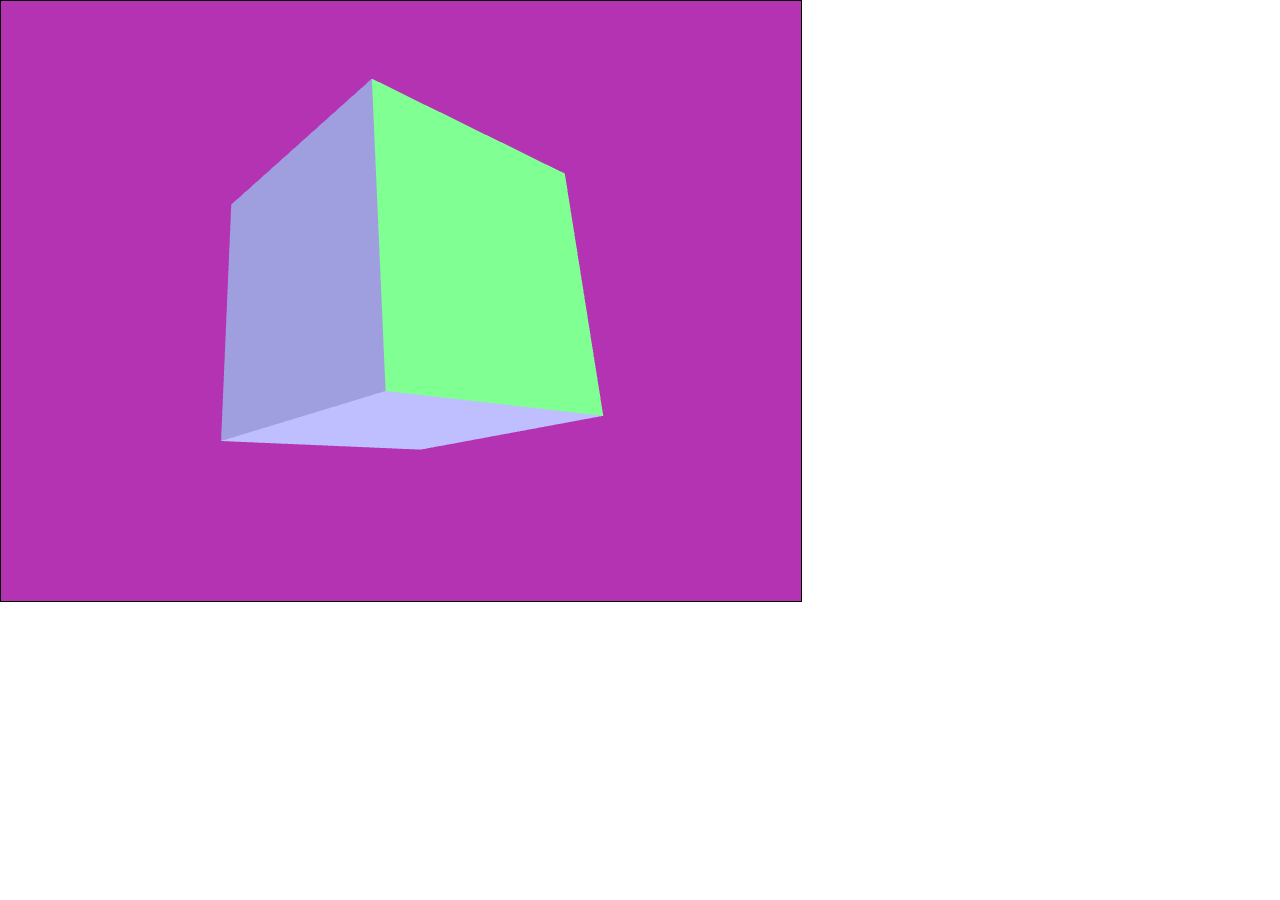
<file: demo_webgl/index.html>
<!DOCTYPE html>
 <html lang="en">
 <head>
     <meta charset="UTF-8">
     <meta name="viewport" content="width=device-width, initial-scale=1.0">
     <meta http-equiv="X-UA-Compatible" content="ie=edge">
     <link content="text/css" rel="stylesheet" href="style.css">
     <script src="glmatrix-min.js" defer></script>
     <script src="script.js" defer></script>
     <title>OpenGL Demo</title>
 </head>
 <body onload="InitDemo();">
        <canvas id="game-surface" width="800" height="600">
            Your browser does not support HTML5!
        </canvas>
     <!--<i>Demo above this text.</i>-->
 </body>
 </html>
</file>
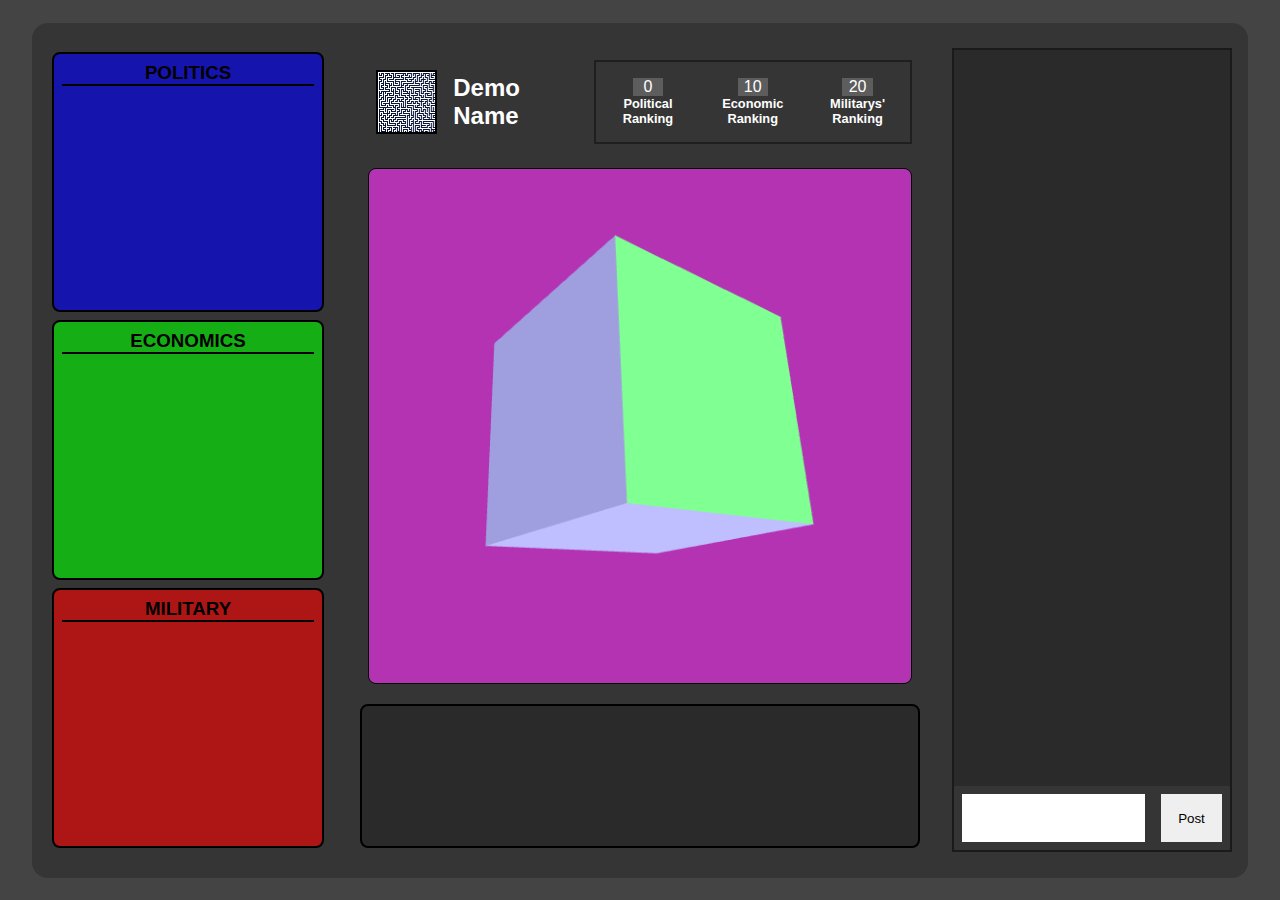
<file: vanilla-version-1/index.html>
<!DOCTYPE html>
<html lang="en">
<head>
    <meta charset="UTF-8">
    <meta name="viewport" content="width=device-width, initial-scale=1.0">
    <meta http-equiv="X-UA-Compatible" content="ie=edge">
    <link rel="stylesheet" href="style.css">
    <script src="glmatrix.js"></script>
    <script src="game.js" defer></script>
    <title>Document</title>
</head>
<body onload="InitDemo();">
        <div class="game-panel">
            <div class="game-contents">
            <div class="col-1">
                <div class="game-cats">
                    <div class="politics">
                        <h3>
                            politics
                        </h3>
                    </div>
                    <div class="economics">
                        <h3>
                            economics
                        </h3>
                    </div>
                    <div class="military">
                        <h3>
                            military
                        </h3>
                    </div>
                </div>
                <div class="thing-1">

                </div>
            </div>
            <div class="col-2">
                <div class="nation-header">
                    <div class="nation-id-display">
                        <div class="nation-id-flag-icon"></div>
                        <h2 class="nation-id-name">Demo Name</h2>
                    </div>
                    
                    <div class="nation-stats-display">
                            <div class="stats-rank politics-stats-rank">
                                <div class="rank-number-box">0</div>
                                <h4>Political Ranking</h4>
                            </div>
                            <div class="stats-rank economics-stats-rank">
                                <div class="rank-number-box">10</div>
                                <h4>Economic Ranking</h4>
                            </div>
                            <div class="stats-rank militarys-stats-rank">
                                <div class="rank-number-box">20</div>
                                <h4>Militarys' Ranking</h4>
                            </div>
                    </div>
                </div>
                <div class="game-box">
                    <canvas id="game-surface">
                        Your browser does not support HTML5!
                    </canvas>
                </div>
                <div class="game-editor">

                </div>
            </div>
            <div class="col-3">
                <div class="chat-room">
                    <div class="chat-messages">
                        
                    </div>
                    <div class="chat-form">
                        <input type="text" name="" id="">
                        <button>Post</button>
                    </div>
                </div>
            </div>
        </div>
                
    </div>
    </body>
</html>
</file>
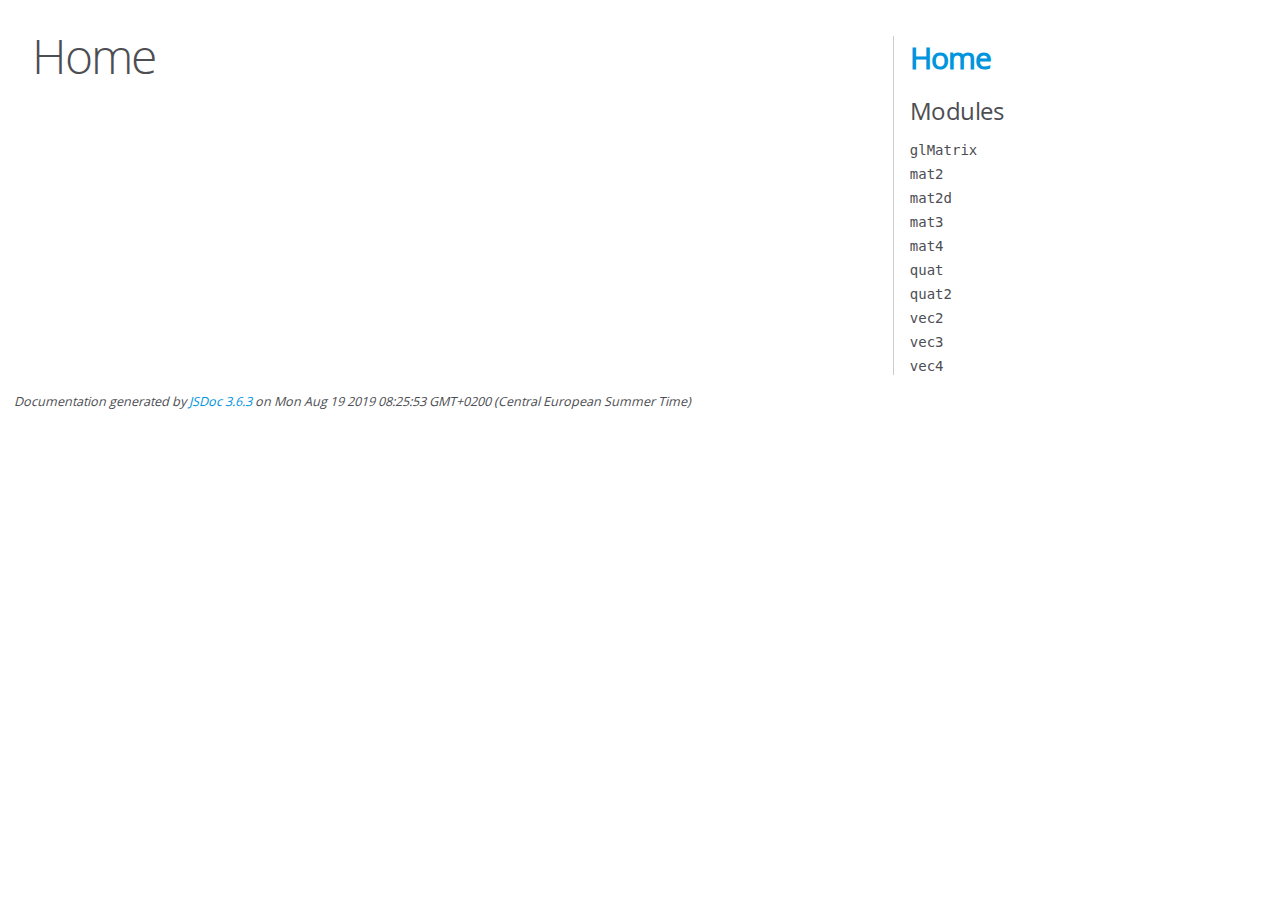
<file: demo_webgl/dev-res/toji-gl-matrix-v3.1.0-6-g0243409/toji-gl-matrix-0243409/docs/index.html>
<!DOCTYPE html>
<html lang="en">
<head>
    <meta charset="utf-8">
    <title>JSDoc: Home</title>

    <script src="scripts/prettify/prettify.js"> </script>
    <script src="scripts/prettify/lang-css.js"> </script>
    <!--[if lt IE 9]>
      <script src="//html5shiv.googlecode.com/svn/trunk/html5.js"></script>
    <![endif]-->
    <link type="text/css" rel="stylesheet" href="styles/prettify-tomorrow.css">
    <link type="text/css" rel="stylesheet" href="styles/jsdoc-default.css">
</head>

<body>

<div id="main">

    <h1 class="page-title">Home</h1>

    



    


    <h3> </h3>










    









</div>

<nav>
    <h2><a href="index.html">Home</a></h2><h3>Modules</h3><ul><li><a href="module-glMatrix.html">glMatrix</a></li><li><a href="module-mat2.html">mat2</a></li><li><a href="module-mat2d.html">mat2d</a></li><li><a href="module-mat3.html">mat3</a></li><li><a href="module-mat4.html">mat4</a></li><li><a href="module-quat.html">quat</a></li><li><a href="module-quat2.html">quat2</a></li><li><a href="module-vec2.html">vec2</a></li><li><a href="module-vec3.html">vec3</a></li><li><a href="module-vec4.html">vec4</a></li></ul>
</nav>

<br class="clear">

<footer>
    Documentation generated by <a href="https://github.com/jsdoc/jsdoc">JSDoc 3.6.3</a> on Mon Aug 19 2019 08:25:53 GMT+0200 (Central European Summer Time)
</footer>

<script> prettyPrint(); </script>
<script src="scripts/linenumber.js"> </script>
</body>
</html>
</file>
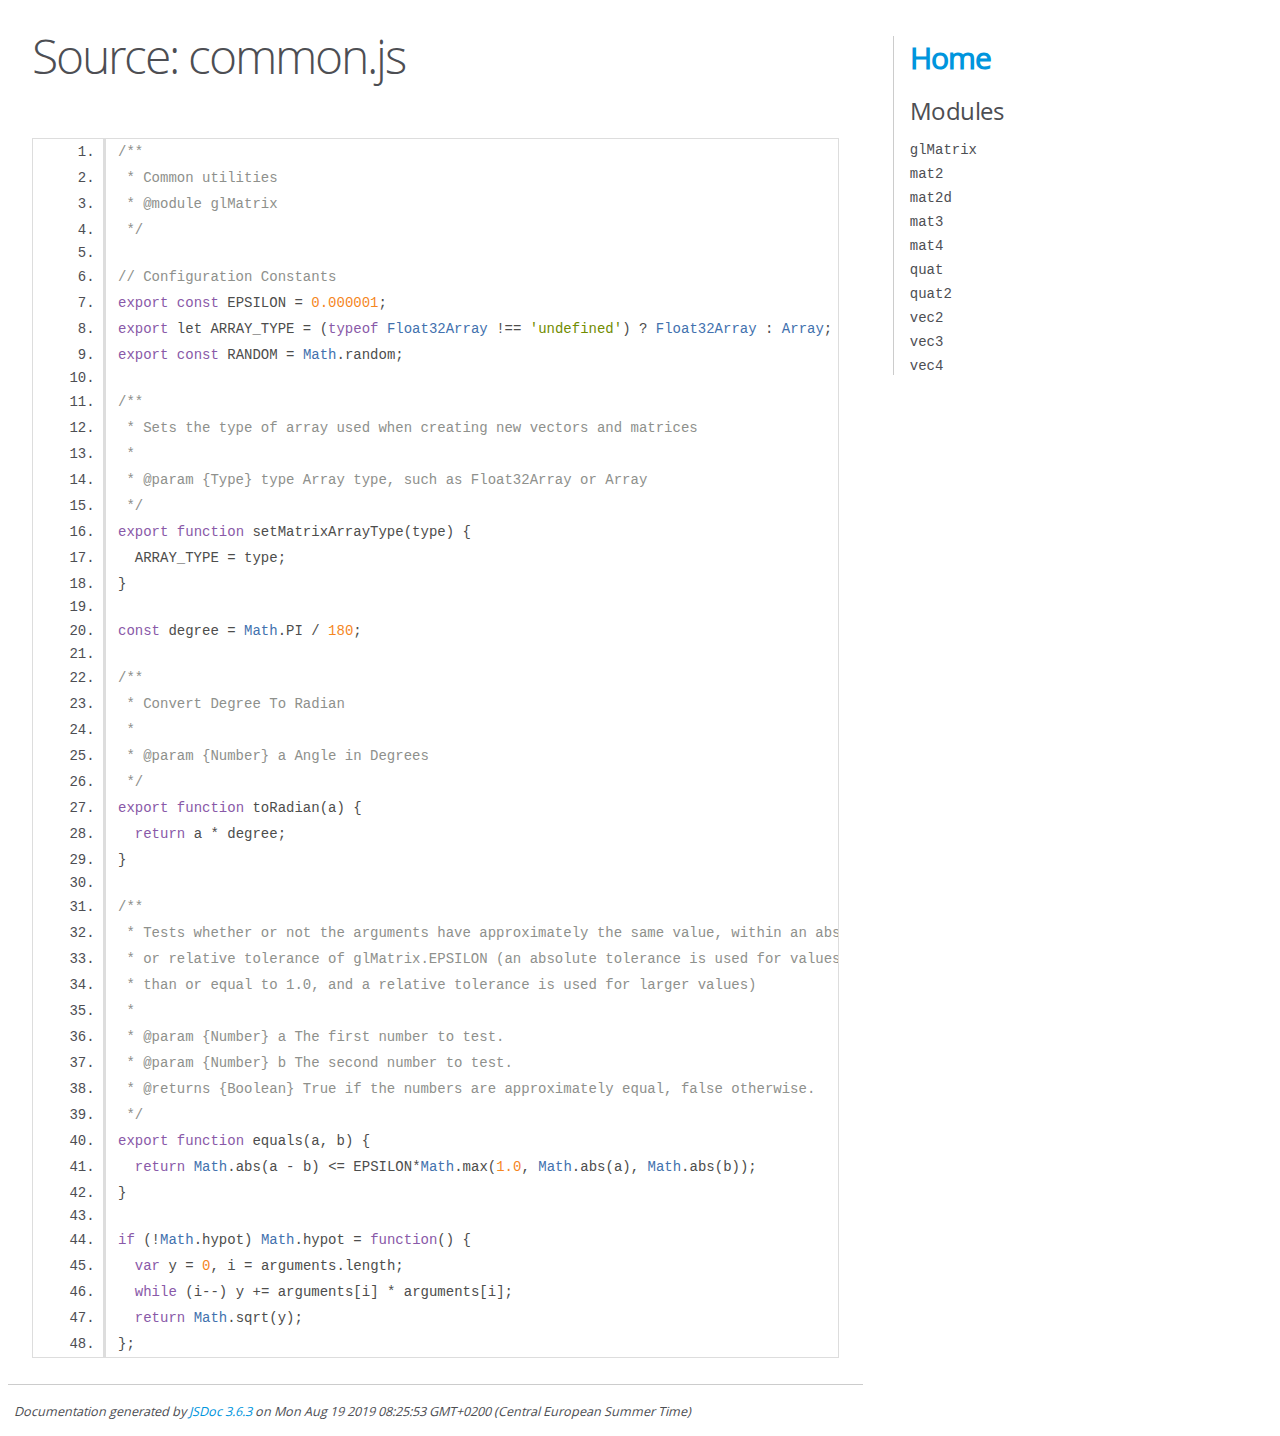
<file: demo_webgl/dev-res/toji-gl-matrix-v3.1.0-6-g0243409/toji-gl-matrix-0243409/docs/common.js.html>
<!DOCTYPE html>
<html lang="en">
<head>
    <meta charset="utf-8">
    <title>JSDoc: Source: common.js</title>

    <script src="scripts/prettify/prettify.js"> </script>
    <script src="scripts/prettify/lang-css.js"> </script>
    <!--[if lt IE 9]>
      <script src="//html5shiv.googlecode.com/svn/trunk/html5.js"></script>
    <![endif]-->
    <link type="text/css" rel="stylesheet" href="styles/prettify-tomorrow.css">
    <link type="text/css" rel="stylesheet" href="styles/jsdoc-default.css">
</head>

<body>

<div id="main">

    <h1 class="page-title">Source: common.js</h1>

    



    
    <section>
        <article>
            <pre class="prettyprint source linenums"><code>/**
 * Common utilities
 * @module glMatrix
 */

// Configuration Constants
export const EPSILON = 0.000001;
export let ARRAY_TYPE = (typeof Float32Array !== 'undefined') ? Float32Array : Array;
export const RANDOM = Math.random;

/**
 * Sets the type of array used when creating new vectors and matrices
 *
 * @param {Type} type Array type, such as Float32Array or Array
 */
export function setMatrixArrayType(type) {
  ARRAY_TYPE = type;
}

const degree = Math.PI / 180;

/**
 * Convert Degree To Radian
 *
 * @param {Number} a Angle in Degrees
 */
export function toRadian(a) {
  return a * degree;
}

/**
 * Tests whether or not the arguments have approximately the same value, within an absolute
 * or relative tolerance of glMatrix.EPSILON (an absolute tolerance is used for values less
 * than or equal to 1.0, and a relative tolerance is used for larger values)
 *
 * @param {Number} a The first number to test.
 * @param {Number} b The second number to test.
 * @returns {Boolean} True if the numbers are approximately equal, false otherwise.
 */
export function equals(a, b) {
  return Math.abs(a - b) &lt;= EPSILON*Math.max(1.0, Math.abs(a), Math.abs(b));
}

if (!Math.hypot) Math.hypot = function() {
  var y = 0, i = arguments.length;
  while (i--) y += arguments[i] * arguments[i];
  return Math.sqrt(y);
};
</code></pre>
        </article>
    </section>




</div>

<nav>
    <h2><a href="index.html">Home</a></h2><h3>Modules</h3><ul><li><a href="module-glMatrix.html">glMatrix</a></li><li><a href="module-mat2.html">mat2</a></li><li><a href="module-mat2d.html">mat2d</a></li><li><a href="module-mat3.html">mat3</a></li><li><a href="module-mat4.html">mat4</a></li><li><a href="module-quat.html">quat</a></li><li><a href="module-quat2.html">quat2</a></li><li><a href="module-vec2.html">vec2</a></li><li><a href="module-vec3.html">vec3</a></li><li><a href="module-vec4.html">vec4</a></li></ul>
</nav>

<br class="clear">

<footer>
    Documentation generated by <a href="https://github.com/jsdoc/jsdoc">JSDoc 3.6.3</a> on Mon Aug 19 2019 08:25:53 GMT+0200 (Central European Summer Time)
</footer>

<script> prettyPrint(); </script>
<script src="scripts/linenumber.js"> </script>
</body>
</html>
</file>
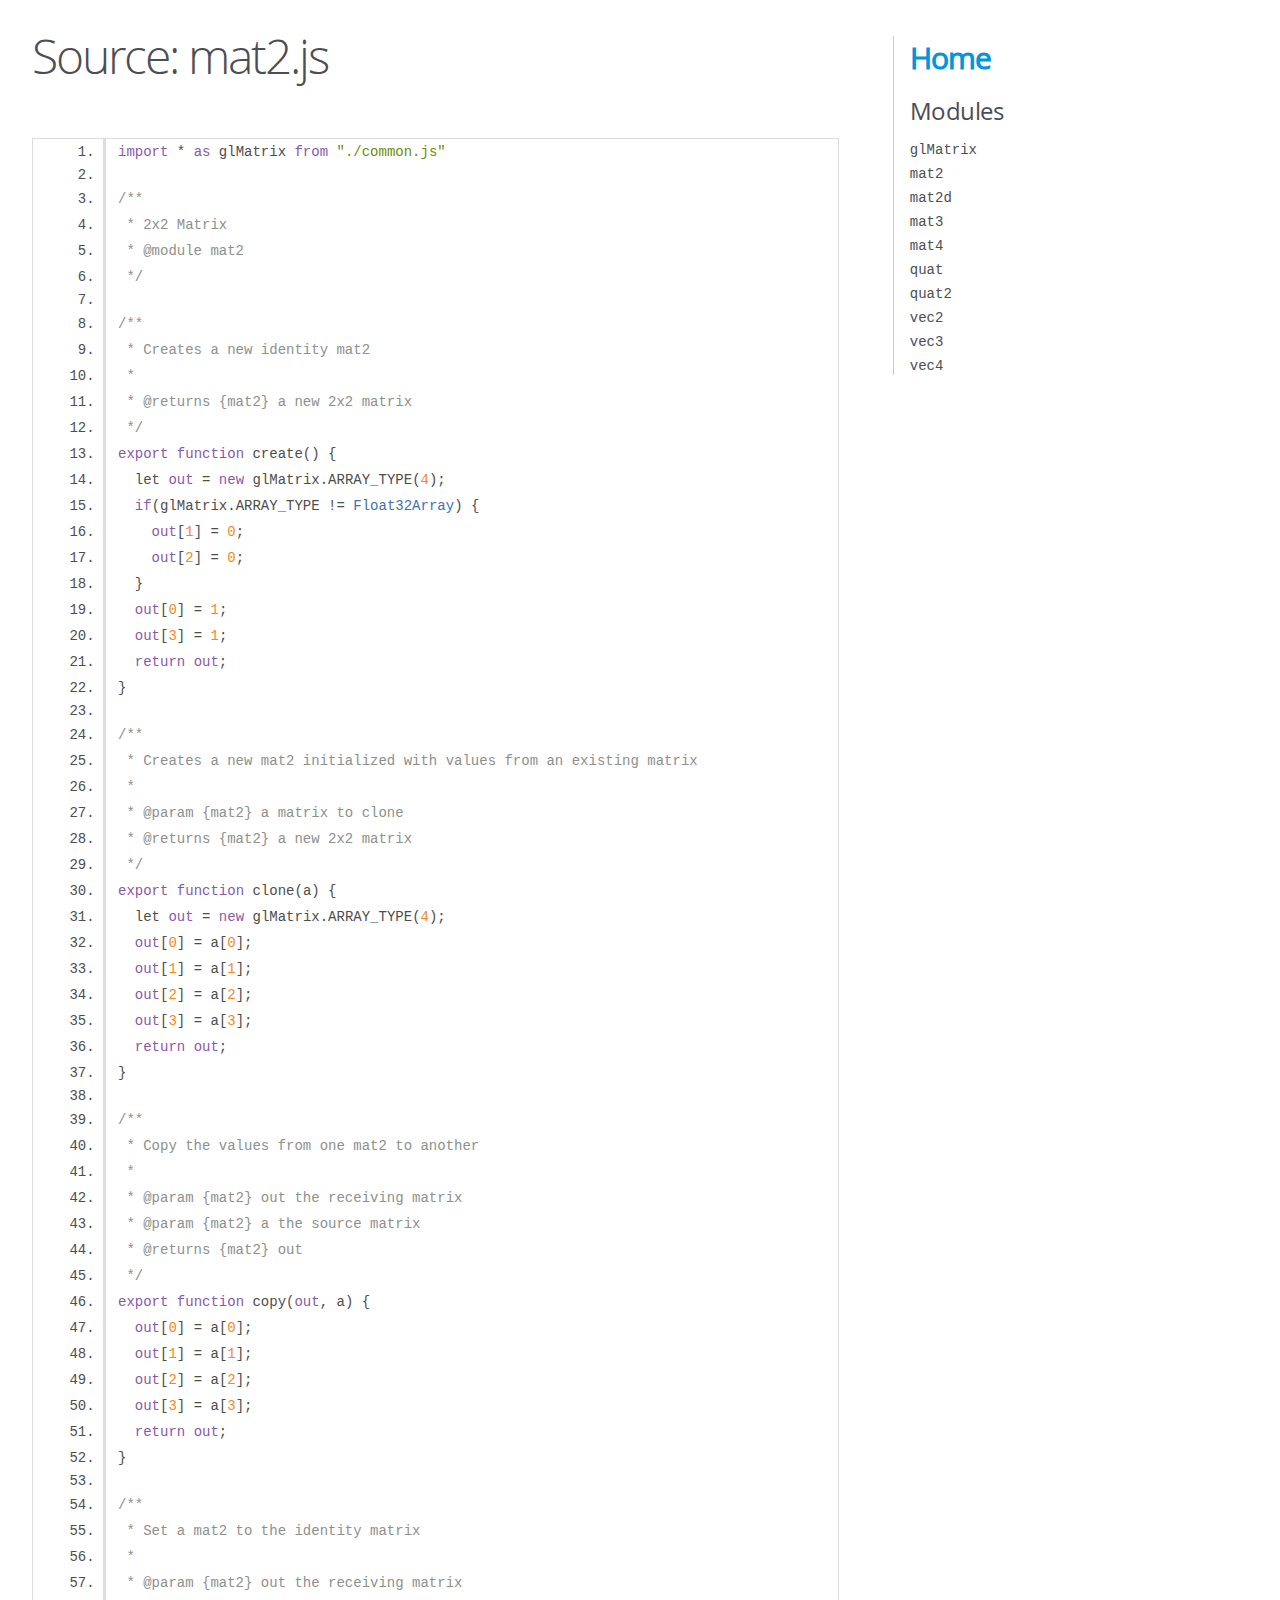
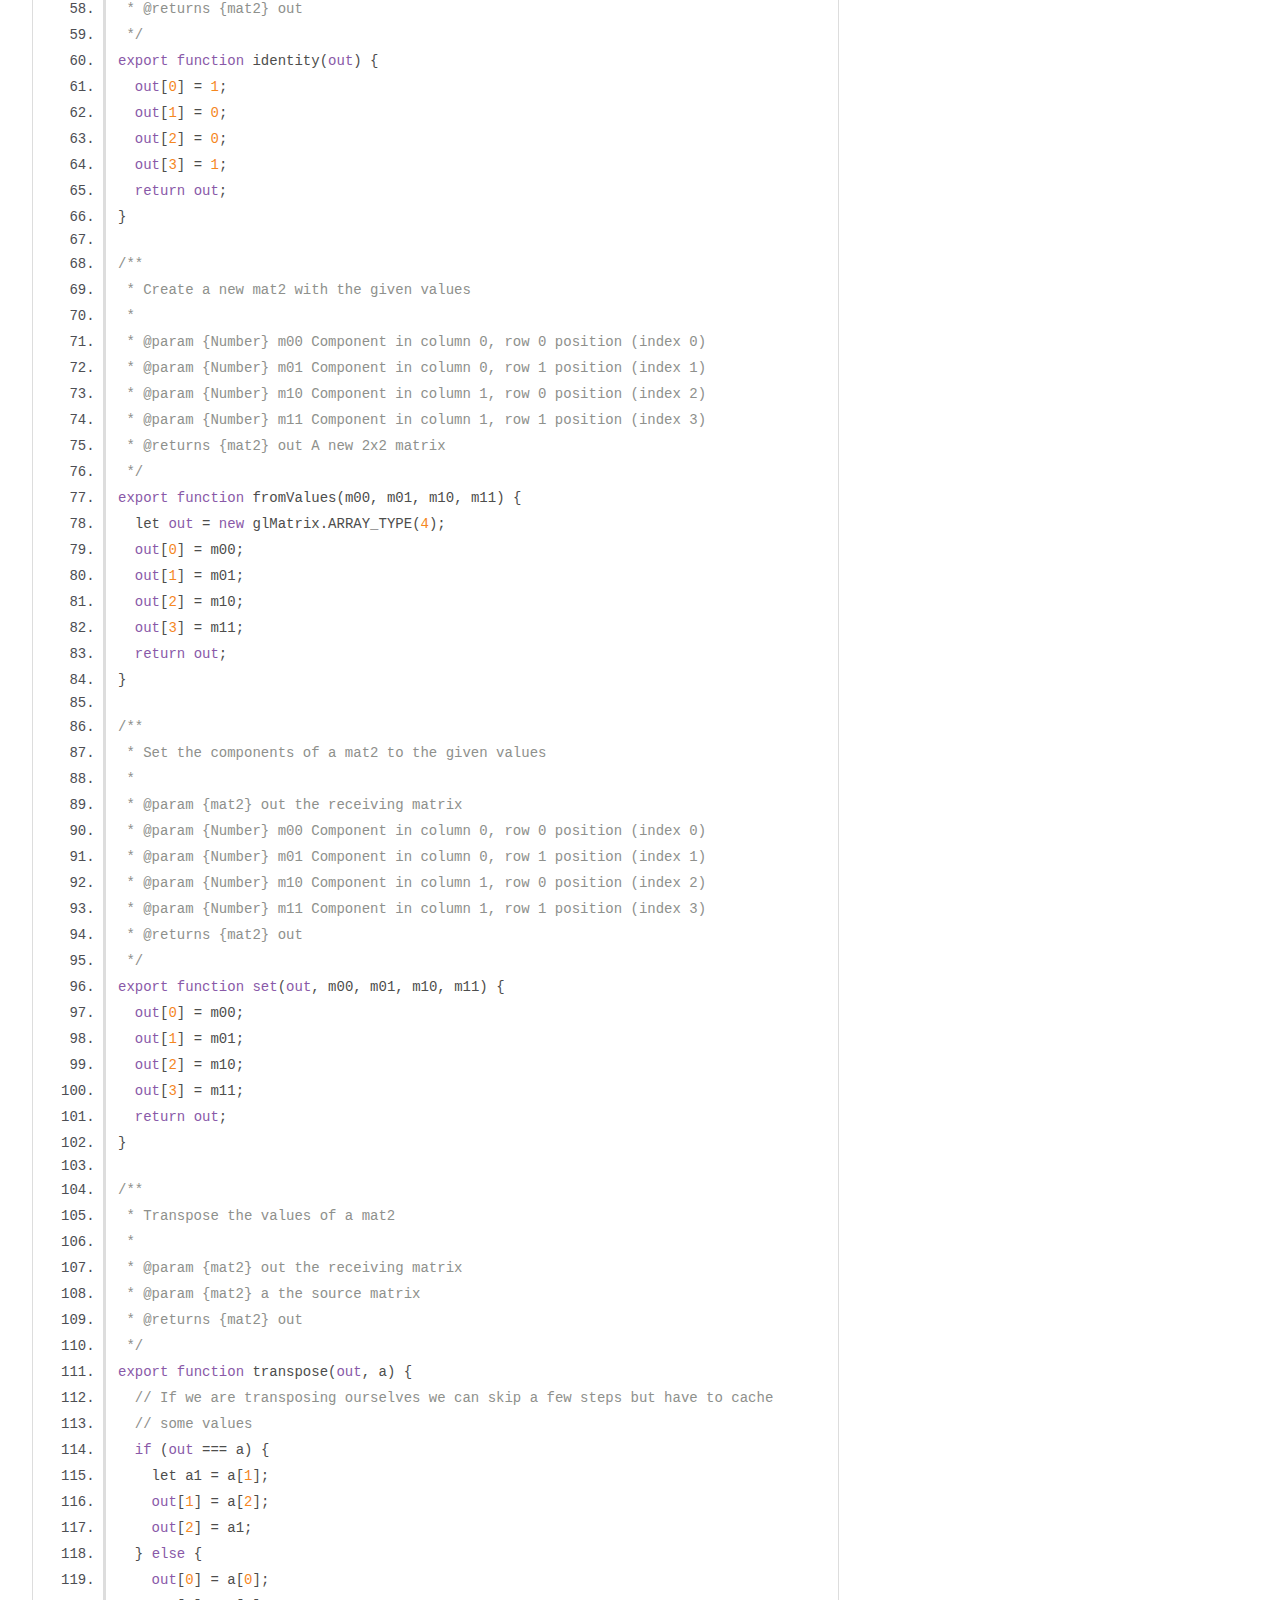
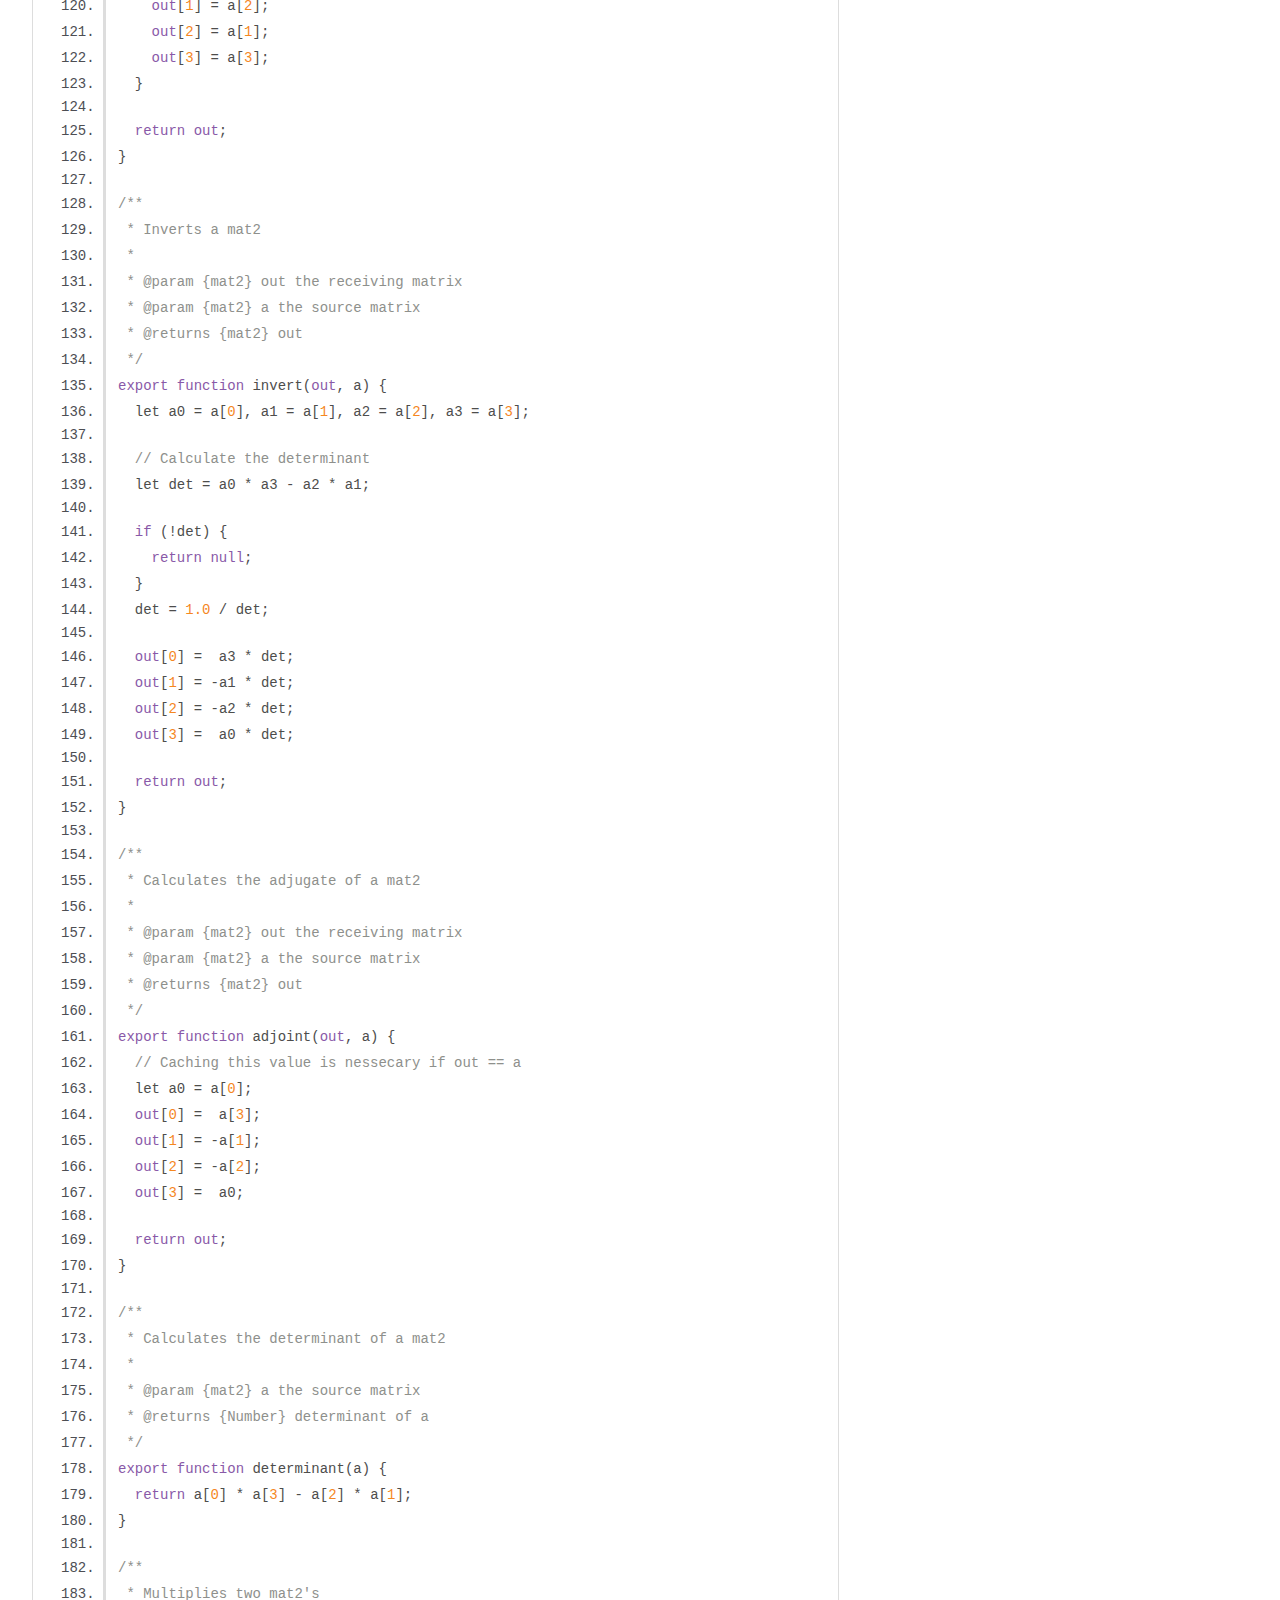
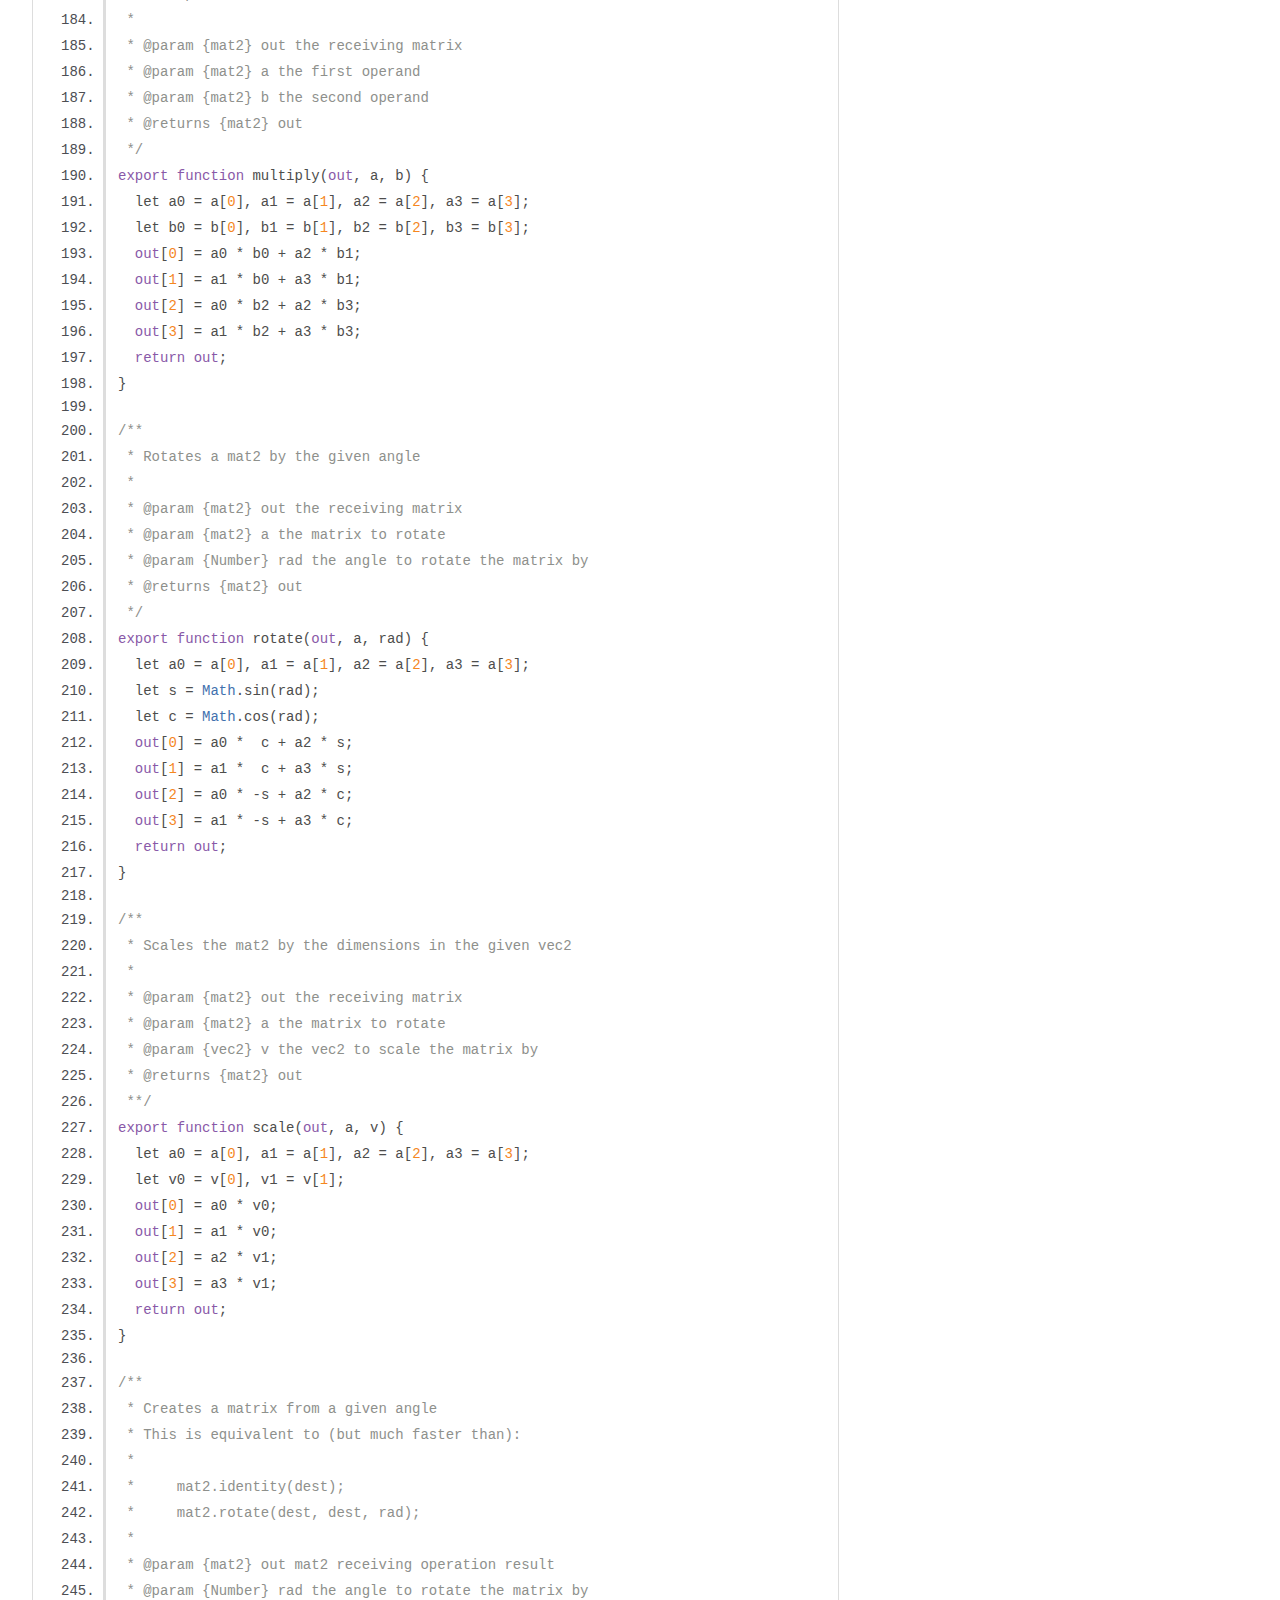
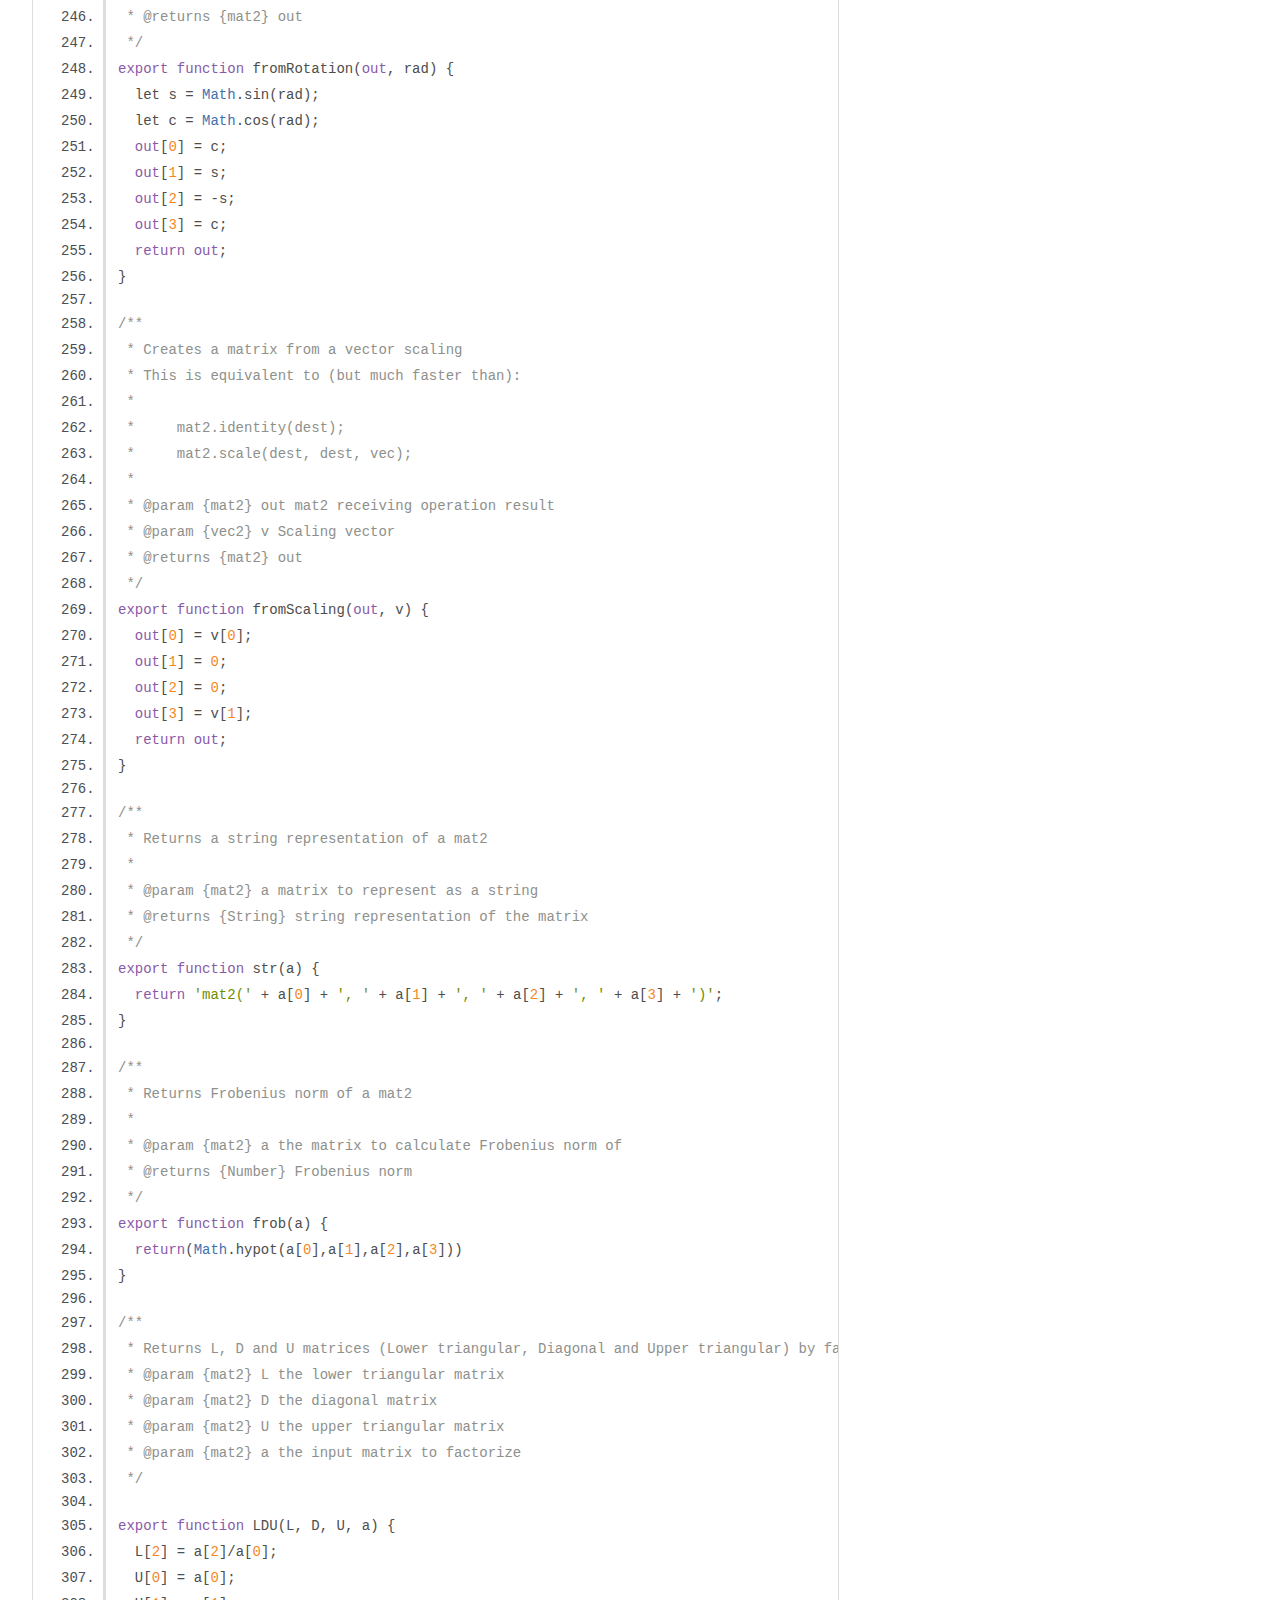
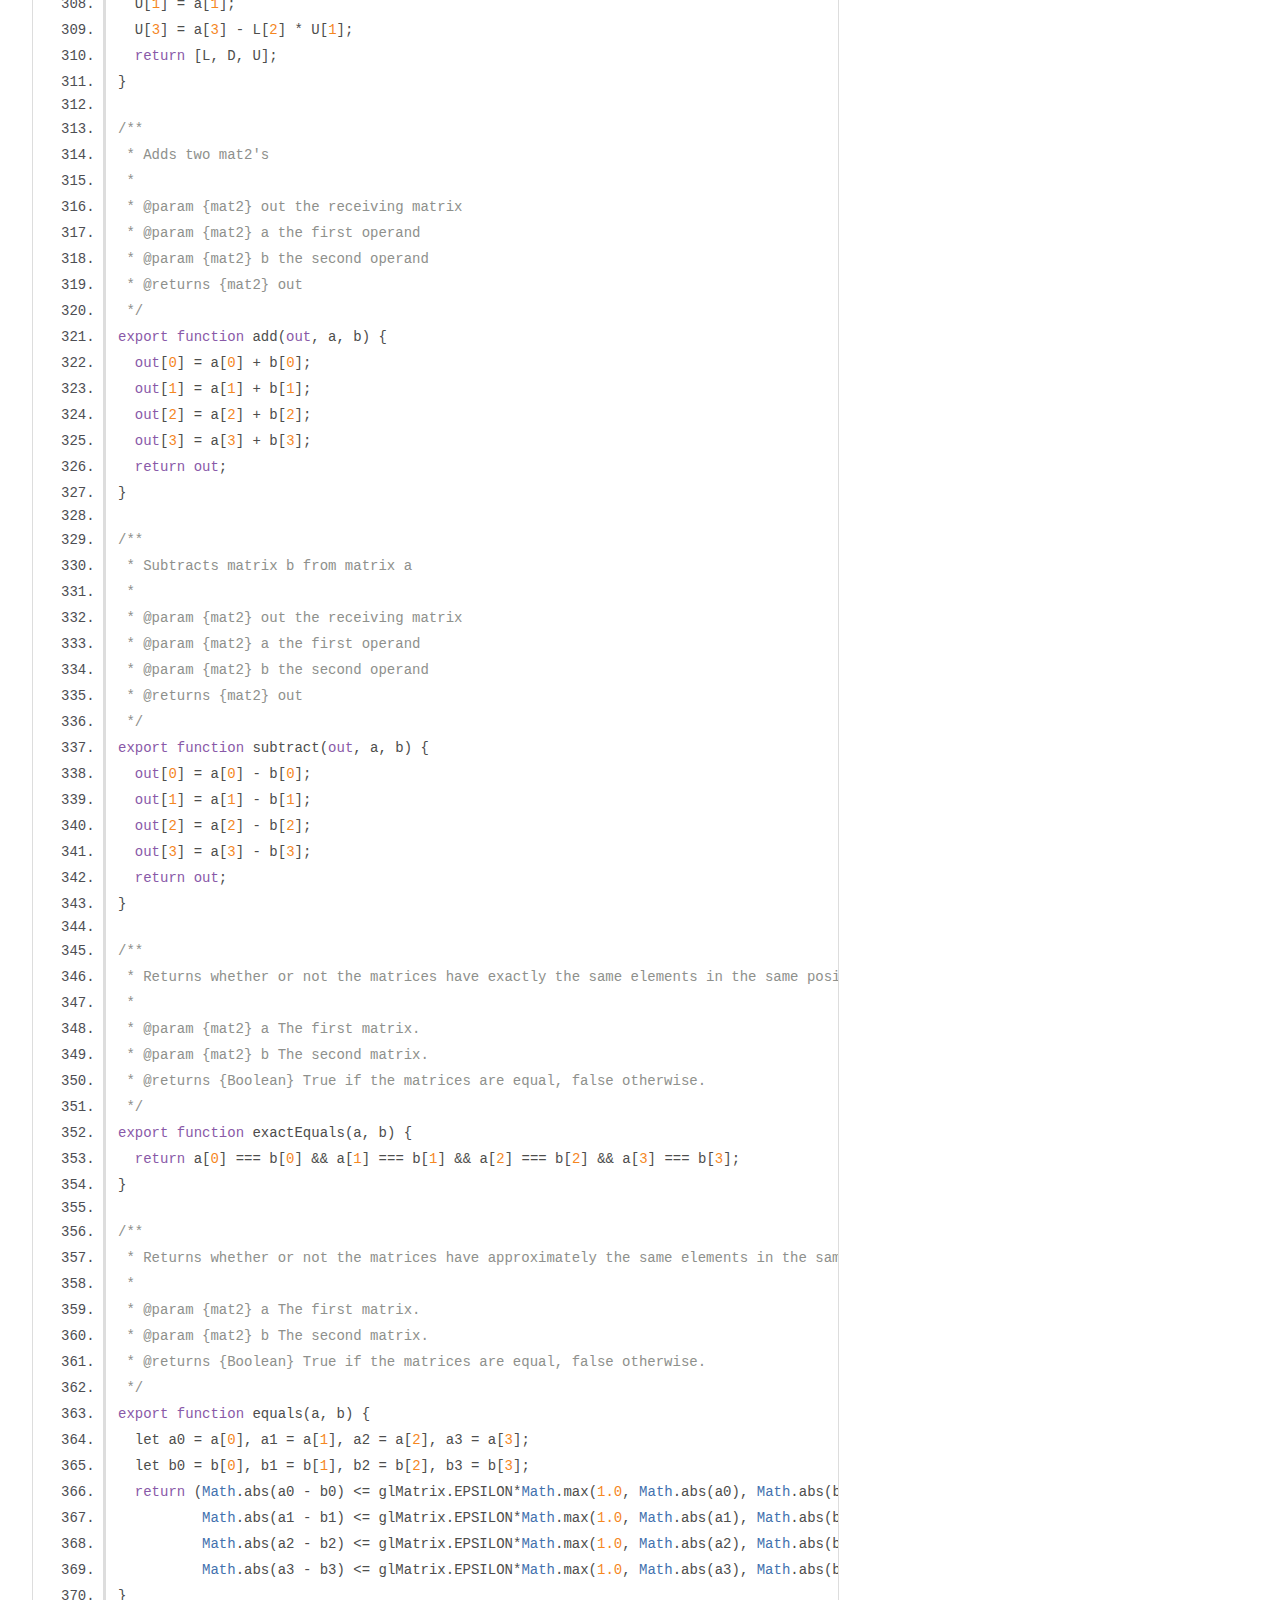
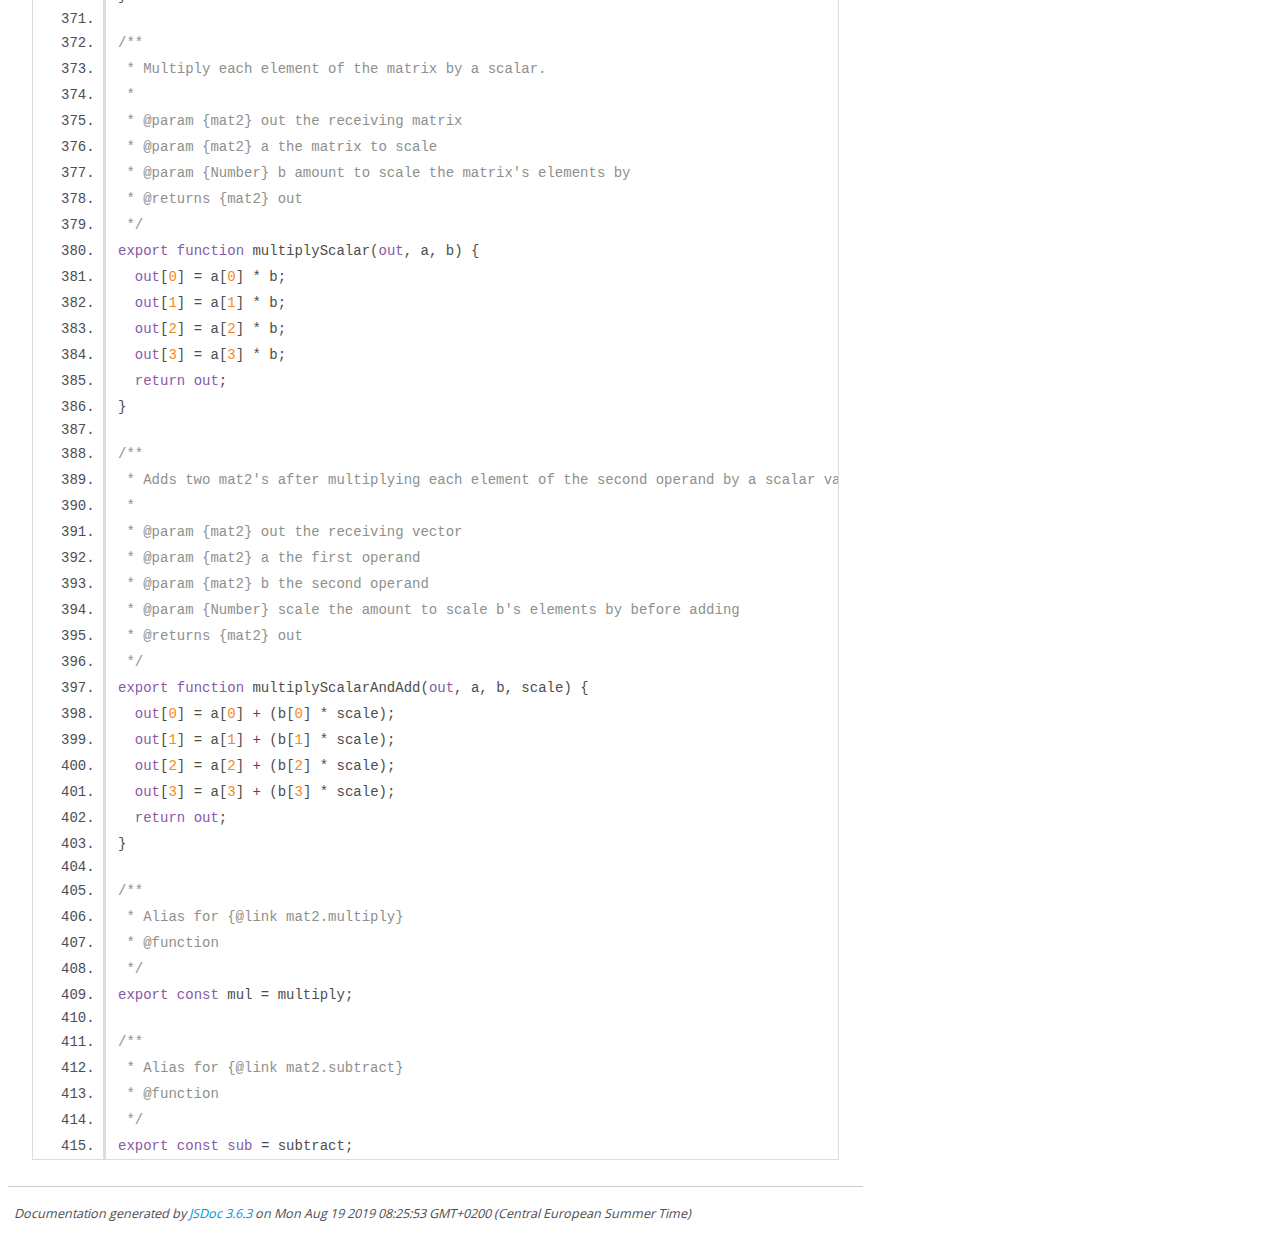
<file: demo_webgl/dev-res/toji-gl-matrix-v3.1.0-6-g0243409/toji-gl-matrix-0243409/docs/mat2.js.html>
<!DOCTYPE html>
<html lang="en">
<head>
    <meta charset="utf-8">
    <title>JSDoc: Source: mat2.js</title>

    <script src="scripts/prettify/prettify.js"> </script>
    <script src="scripts/prettify/lang-css.js"> </script>
    <!--[if lt IE 9]>
      <script src="//html5shiv.googlecode.com/svn/trunk/html5.js"></script>
    <![endif]-->
    <link type="text/css" rel="stylesheet" href="styles/prettify-tomorrow.css">
    <link type="text/css" rel="stylesheet" href="styles/jsdoc-default.css">
</head>

<body>

<div id="main">

    <h1 class="page-title">Source: mat2.js</h1>

    



    
    <section>
        <article>
            <pre class="prettyprint source linenums"><code>import * as glMatrix from "./common.js"

/**
 * 2x2 Matrix
 * @module mat2
 */

/**
 * Creates a new identity mat2
 *
 * @returns {mat2} a new 2x2 matrix
 */
export function create() {
  let out = new glMatrix.ARRAY_TYPE(4);
  if(glMatrix.ARRAY_TYPE != Float32Array) {
    out[1] = 0;
    out[2] = 0;
  }
  out[0] = 1;
  out[3] = 1;
  return out;
}

/**
 * Creates a new mat2 initialized with values from an existing matrix
 *
 * @param {mat2} a matrix to clone
 * @returns {mat2} a new 2x2 matrix
 */
export function clone(a) {
  let out = new glMatrix.ARRAY_TYPE(4);
  out[0] = a[0];
  out[1] = a[1];
  out[2] = a[2];
  out[3] = a[3];
  return out;
}

/**
 * Copy the values from one mat2 to another
 *
 * @param {mat2} out the receiving matrix
 * @param {mat2} a the source matrix
 * @returns {mat2} out
 */
export function copy(out, a) {
  out[0] = a[0];
  out[1] = a[1];
  out[2] = a[2];
  out[3] = a[3];
  return out;
}

/**
 * Set a mat2 to the identity matrix
 *
 * @param {mat2} out the receiving matrix
 * @returns {mat2} out
 */
export function identity(out) {
  out[0] = 1;
  out[1] = 0;
  out[2] = 0;
  out[3] = 1;
  return out;
}

/**
 * Create a new mat2 with the given values
 *
 * @param {Number} m00 Component in column 0, row 0 position (index 0)
 * @param {Number} m01 Component in column 0, row 1 position (index 1)
 * @param {Number} m10 Component in column 1, row 0 position (index 2)
 * @param {Number} m11 Component in column 1, row 1 position (index 3)
 * @returns {mat2} out A new 2x2 matrix
 */
export function fromValues(m00, m01, m10, m11) {
  let out = new glMatrix.ARRAY_TYPE(4);
  out[0] = m00;
  out[1] = m01;
  out[2] = m10;
  out[3] = m11;
  return out;
}

/**
 * Set the components of a mat2 to the given values
 *
 * @param {mat2} out the receiving matrix
 * @param {Number} m00 Component in column 0, row 0 position (index 0)
 * @param {Number} m01 Component in column 0, row 1 position (index 1)
 * @param {Number} m10 Component in column 1, row 0 position (index 2)
 * @param {Number} m11 Component in column 1, row 1 position (index 3)
 * @returns {mat2} out
 */
export function set(out, m00, m01, m10, m11) {
  out[0] = m00;
  out[1] = m01;
  out[2] = m10;
  out[3] = m11;
  return out;
}

/**
 * Transpose the values of a mat2
 *
 * @param {mat2} out the receiving matrix
 * @param {mat2} a the source matrix
 * @returns {mat2} out
 */
export function transpose(out, a) {
  // If we are transposing ourselves we can skip a few steps but have to cache
  // some values
  if (out === a) {
    let a1 = a[1];
    out[1] = a[2];
    out[2] = a1;
  } else {
    out[0] = a[0];
    out[1] = a[2];
    out[2] = a[1];
    out[3] = a[3];
  }

  return out;
}

/**
 * Inverts a mat2
 *
 * @param {mat2} out the receiving matrix
 * @param {mat2} a the source matrix
 * @returns {mat2} out
 */
export function invert(out, a) {
  let a0 = a[0], a1 = a[1], a2 = a[2], a3 = a[3];

  // Calculate the determinant
  let det = a0 * a3 - a2 * a1;

  if (!det) {
    return null;
  }
  det = 1.0 / det;

  out[0] =  a3 * det;
  out[1] = -a1 * det;
  out[2] = -a2 * det;
  out[3] =  a0 * det;

  return out;
}

/**
 * Calculates the adjugate of a mat2
 *
 * @param {mat2} out the receiving matrix
 * @param {mat2} a the source matrix
 * @returns {mat2} out
 */
export function adjoint(out, a) {
  // Caching this value is nessecary if out == a
  let a0 = a[0];
  out[0] =  a[3];
  out[1] = -a[1];
  out[2] = -a[2];
  out[3] =  a0;

  return out;
}

/**
 * Calculates the determinant of a mat2
 *
 * @param {mat2} a the source matrix
 * @returns {Number} determinant of a
 */
export function determinant(a) {
  return a[0] * a[3] - a[2] * a[1];
}

/**
 * Multiplies two mat2's
 *
 * @param {mat2} out the receiving matrix
 * @param {mat2} a the first operand
 * @param {mat2} b the second operand
 * @returns {mat2} out
 */
export function multiply(out, a, b) {
  let a0 = a[0], a1 = a[1], a2 = a[2], a3 = a[3];
  let b0 = b[0], b1 = b[1], b2 = b[2], b3 = b[3];
  out[0] = a0 * b0 + a2 * b1;
  out[1] = a1 * b0 + a3 * b1;
  out[2] = a0 * b2 + a2 * b3;
  out[3] = a1 * b2 + a3 * b3;
  return out;
}

/**
 * Rotates a mat2 by the given angle
 *
 * @param {mat2} out the receiving matrix
 * @param {mat2} a the matrix to rotate
 * @param {Number} rad the angle to rotate the matrix by
 * @returns {mat2} out
 */
export function rotate(out, a, rad) {
  let a0 = a[0], a1 = a[1], a2 = a[2], a3 = a[3];
  let s = Math.sin(rad);
  let c = Math.cos(rad);
  out[0] = a0 *  c + a2 * s;
  out[1] = a1 *  c + a3 * s;
  out[2] = a0 * -s + a2 * c;
  out[3] = a1 * -s + a3 * c;
  return out;
}

/**
 * Scales the mat2 by the dimensions in the given vec2
 *
 * @param {mat2} out the receiving matrix
 * @param {mat2} a the matrix to rotate
 * @param {vec2} v the vec2 to scale the matrix by
 * @returns {mat2} out
 **/
export function scale(out, a, v) {
  let a0 = a[0], a1 = a[1], a2 = a[2], a3 = a[3];
  let v0 = v[0], v1 = v[1];
  out[0] = a0 * v0;
  out[1] = a1 * v0;
  out[2] = a2 * v1;
  out[3] = a3 * v1;
  return out;
}

/**
 * Creates a matrix from a given angle
 * This is equivalent to (but much faster than):
 *
 *     mat2.identity(dest);
 *     mat2.rotate(dest, dest, rad);
 *
 * @param {mat2} out mat2 receiving operation result
 * @param {Number} rad the angle to rotate the matrix by
 * @returns {mat2} out
 */
export function fromRotation(out, rad) {
  let s = Math.sin(rad);
  let c = Math.cos(rad);
  out[0] = c;
  out[1] = s;
  out[2] = -s;
  out[3] = c;
  return out;
}

/**
 * Creates a matrix from a vector scaling
 * This is equivalent to (but much faster than):
 *
 *     mat2.identity(dest);
 *     mat2.scale(dest, dest, vec);
 *
 * @param {mat2} out mat2 receiving operation result
 * @param {vec2} v Scaling vector
 * @returns {mat2} out
 */
export function fromScaling(out, v) {
  out[0] = v[0];
  out[1] = 0;
  out[2] = 0;
  out[3] = v[1];
  return out;
}

/**
 * Returns a string representation of a mat2
 *
 * @param {mat2} a matrix to represent as a string
 * @returns {String} string representation of the matrix
 */
export function str(a) {
  return 'mat2(' + a[0] + ', ' + a[1] + ', ' + a[2] + ', ' + a[3] + ')';
}

/**
 * Returns Frobenius norm of a mat2
 *
 * @param {mat2} a the matrix to calculate Frobenius norm of
 * @returns {Number} Frobenius norm
 */
export function frob(a) {
  return(Math.hypot(a[0],a[1],a[2],a[3]))
}

/**
 * Returns L, D and U matrices (Lower triangular, Diagonal and Upper triangular) by factorizing the input matrix
 * @param {mat2} L the lower triangular matrix
 * @param {mat2} D the diagonal matrix
 * @param {mat2} U the upper triangular matrix
 * @param {mat2} a the input matrix to factorize
 */

export function LDU(L, D, U, a) {
  L[2] = a[2]/a[0];
  U[0] = a[0];
  U[1] = a[1];
  U[3] = a[3] - L[2] * U[1];
  return [L, D, U];
}

/**
 * Adds two mat2's
 *
 * @param {mat2} out the receiving matrix
 * @param {mat2} a the first operand
 * @param {mat2} b the second operand
 * @returns {mat2} out
 */
export function add(out, a, b) {
  out[0] = a[0] + b[0];
  out[1] = a[1] + b[1];
  out[2] = a[2] + b[2];
  out[3] = a[3] + b[3];
  return out;
}

/**
 * Subtracts matrix b from matrix a
 *
 * @param {mat2} out the receiving matrix
 * @param {mat2} a the first operand
 * @param {mat2} b the second operand
 * @returns {mat2} out
 */
export function subtract(out, a, b) {
  out[0] = a[0] - b[0];
  out[1] = a[1] - b[1];
  out[2] = a[2] - b[2];
  out[3] = a[3] - b[3];
  return out;
}

/**
 * Returns whether or not the matrices have exactly the same elements in the same position (when compared with ===)
 *
 * @param {mat2} a The first matrix.
 * @param {mat2} b The second matrix.
 * @returns {Boolean} True if the matrices are equal, false otherwise.
 */
export function exactEquals(a, b) {
  return a[0] === b[0] &amp;&amp; a[1] === b[1] &amp;&amp; a[2] === b[2] &amp;&amp; a[3] === b[3];
}

/**
 * Returns whether or not the matrices have approximately the same elements in the same position.
 *
 * @param {mat2} a The first matrix.
 * @param {mat2} b The second matrix.
 * @returns {Boolean} True if the matrices are equal, false otherwise.
 */
export function equals(a, b) {
  let a0 = a[0], a1 = a[1], a2 = a[2], a3 = a[3];
  let b0 = b[0], b1 = b[1], b2 = b[2], b3 = b[3];
  return (Math.abs(a0 - b0) &lt;= glMatrix.EPSILON*Math.max(1.0, Math.abs(a0), Math.abs(b0)) &amp;&amp;
          Math.abs(a1 - b1) &lt;= glMatrix.EPSILON*Math.max(1.0, Math.abs(a1), Math.abs(b1)) &amp;&amp;
          Math.abs(a2 - b2) &lt;= glMatrix.EPSILON*Math.max(1.0, Math.abs(a2), Math.abs(b2)) &amp;&amp;
          Math.abs(a3 - b3) &lt;= glMatrix.EPSILON*Math.max(1.0, Math.abs(a3), Math.abs(b3)));
}

/**
 * Multiply each element of the matrix by a scalar.
 *
 * @param {mat2} out the receiving matrix
 * @param {mat2} a the matrix to scale
 * @param {Number} b amount to scale the matrix's elements by
 * @returns {mat2} out
 */
export function multiplyScalar(out, a, b) {
  out[0] = a[0] * b;
  out[1] = a[1] * b;
  out[2] = a[2] * b;
  out[3] = a[3] * b;
  return out;
}

/**
 * Adds two mat2's after multiplying each element of the second operand by a scalar value.
 *
 * @param {mat2} out the receiving vector
 * @param {mat2} a the first operand
 * @param {mat2} b the second operand
 * @param {Number} scale the amount to scale b's elements by before adding
 * @returns {mat2} out
 */
export function multiplyScalarAndAdd(out, a, b, scale) {
  out[0] = a[0] + (b[0] * scale);
  out[1] = a[1] + (b[1] * scale);
  out[2] = a[2] + (b[2] * scale);
  out[3] = a[3] + (b[3] * scale);
  return out;
}

/**
 * Alias for {@link mat2.multiply}
 * @function
 */
export const mul = multiply;

/**
 * Alias for {@link mat2.subtract}
 * @function
 */
export const sub = subtract;
</code></pre>
        </article>
    </section>




</div>

<nav>
    <h2><a href="index.html">Home</a></h2><h3>Modules</h3><ul><li><a href="module-glMatrix.html">glMatrix</a></li><li><a href="module-mat2.html">mat2</a></li><li><a href="module-mat2d.html">mat2d</a></li><li><a href="module-mat3.html">mat3</a></li><li><a href="module-mat4.html">mat4</a></li><li><a href="module-quat.html">quat</a></li><li><a href="module-quat2.html">quat2</a></li><li><a href="module-vec2.html">vec2</a></li><li><a href="module-vec3.html">vec3</a></li><li><a href="module-vec4.html">vec4</a></li></ul>
</nav>

<br class="clear">

<footer>
    Documentation generated by <a href="https://github.com/jsdoc/jsdoc">JSDoc 3.6.3</a> on Mon Aug 19 2019 08:25:53 GMT+0200 (Central European Summer Time)
</footer>

<script> prettyPrint(); </script>
<script src="scripts/linenumber.js"> </script>
</body>
</html>
</file>
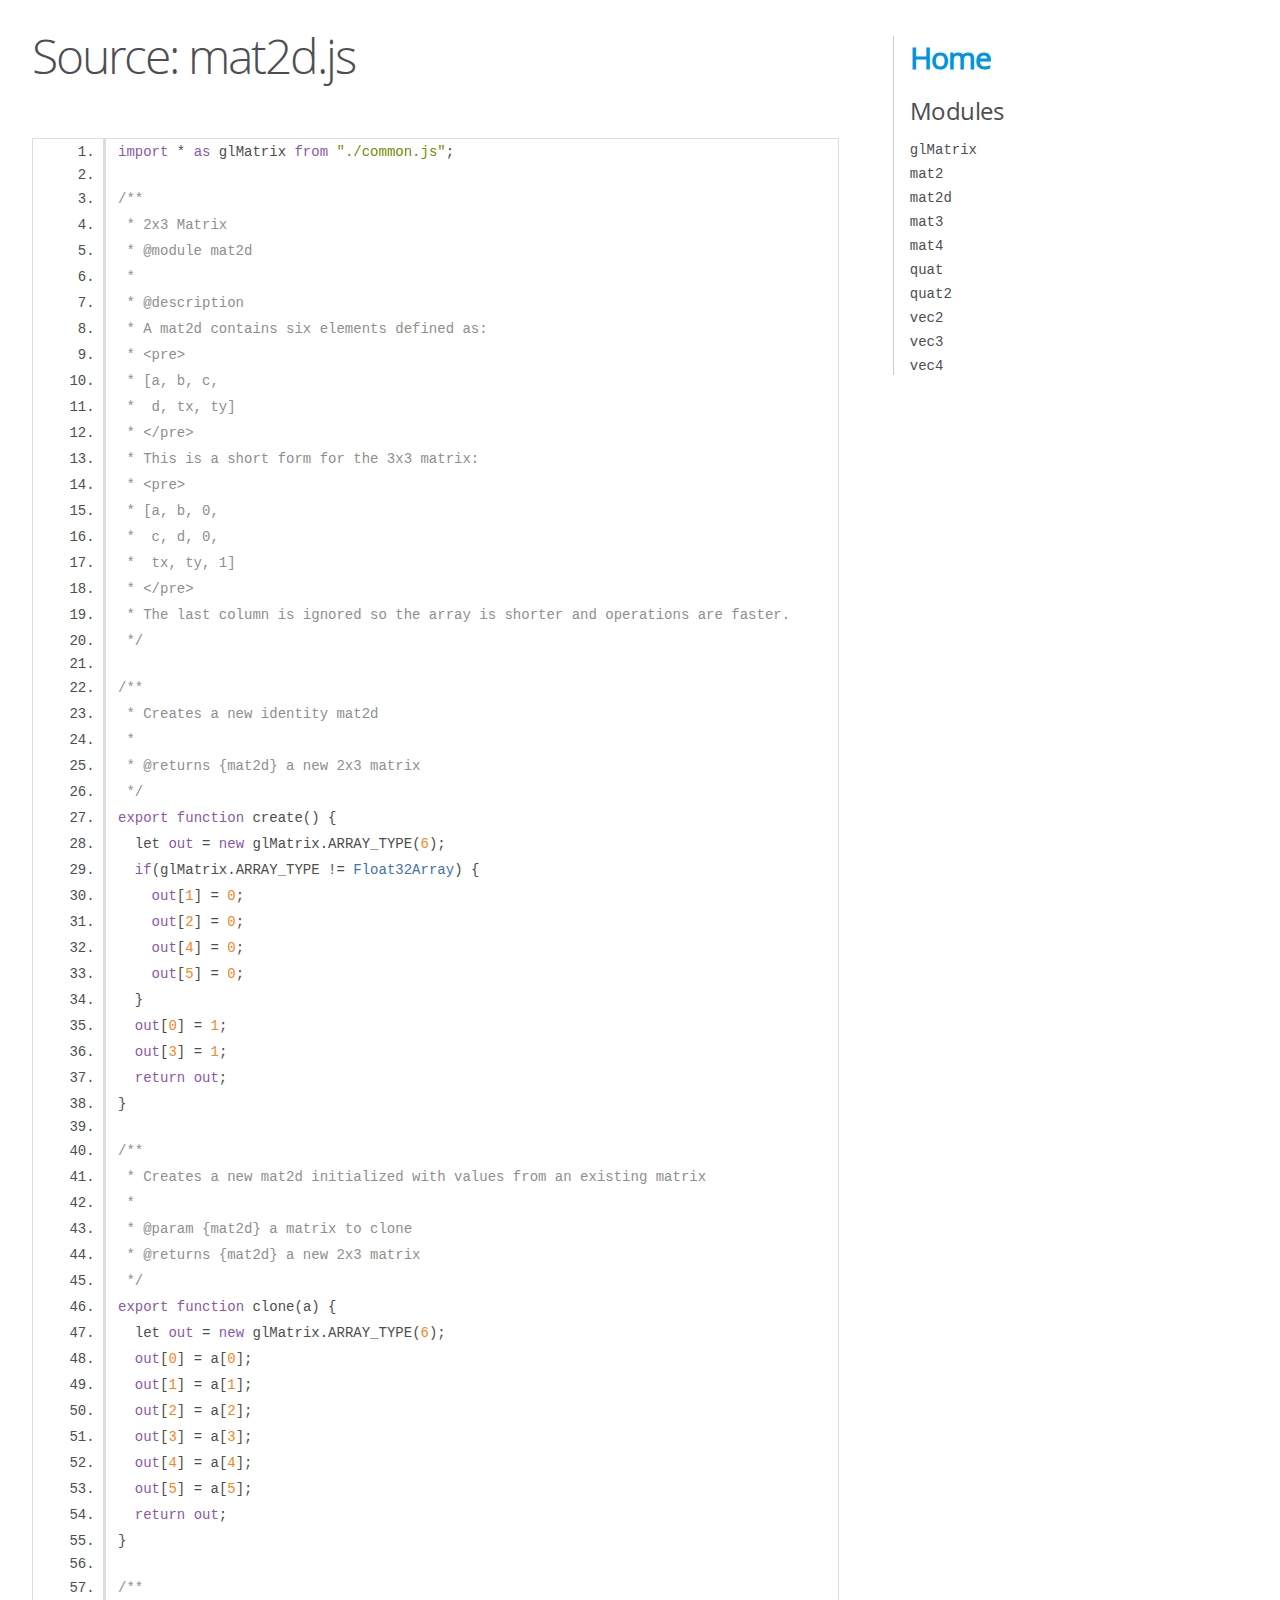
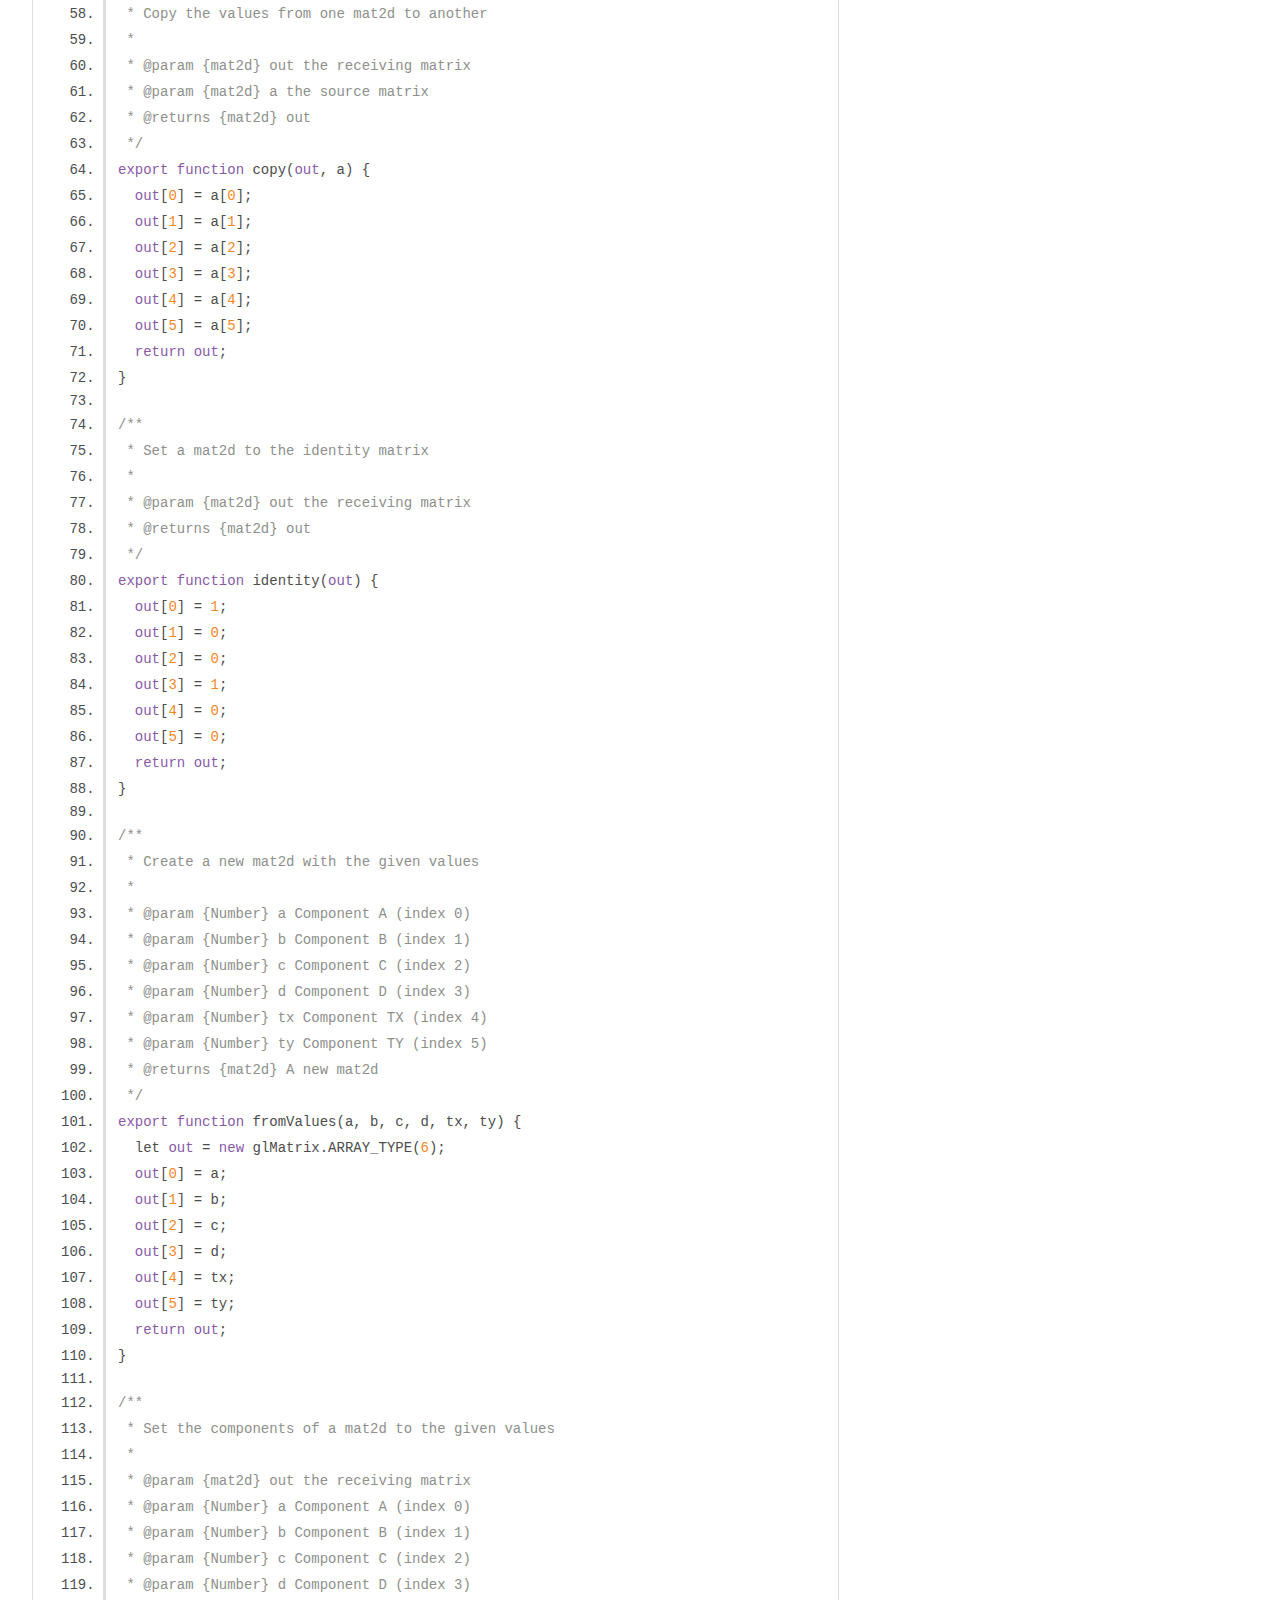
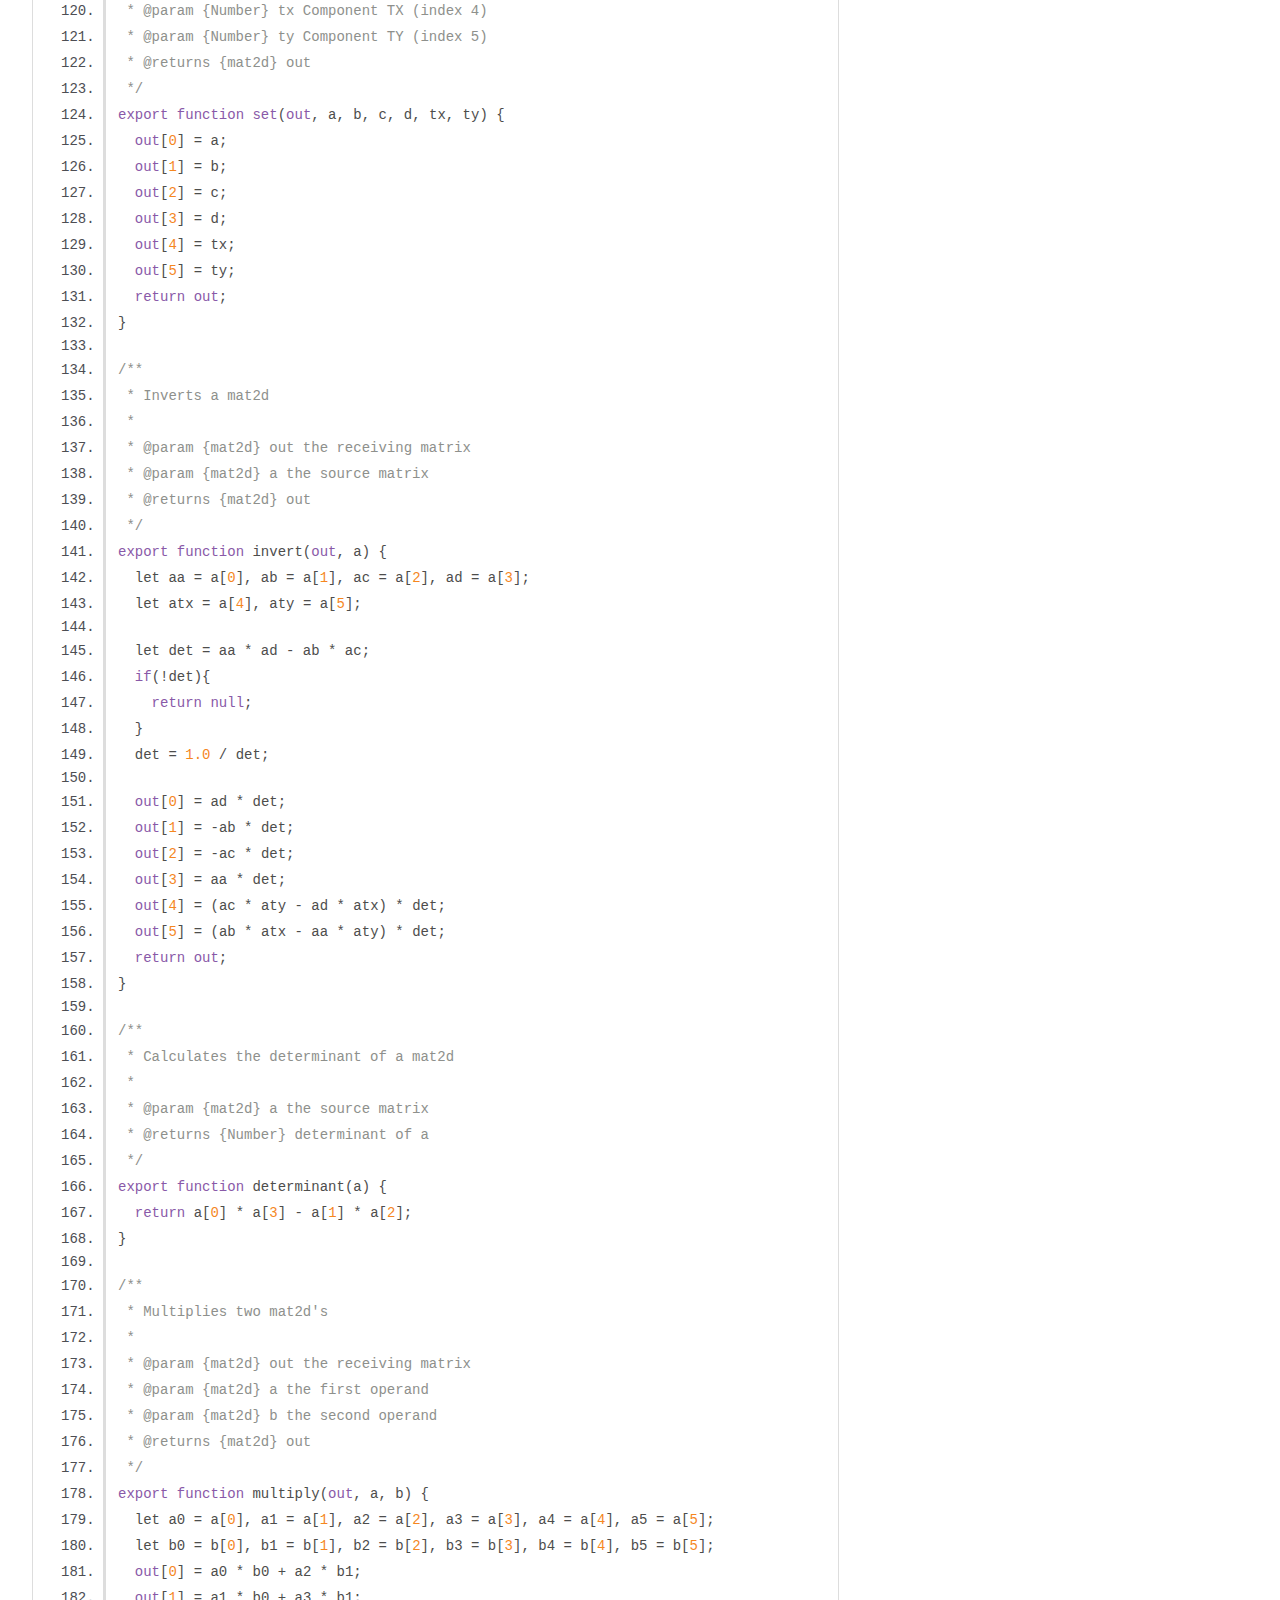
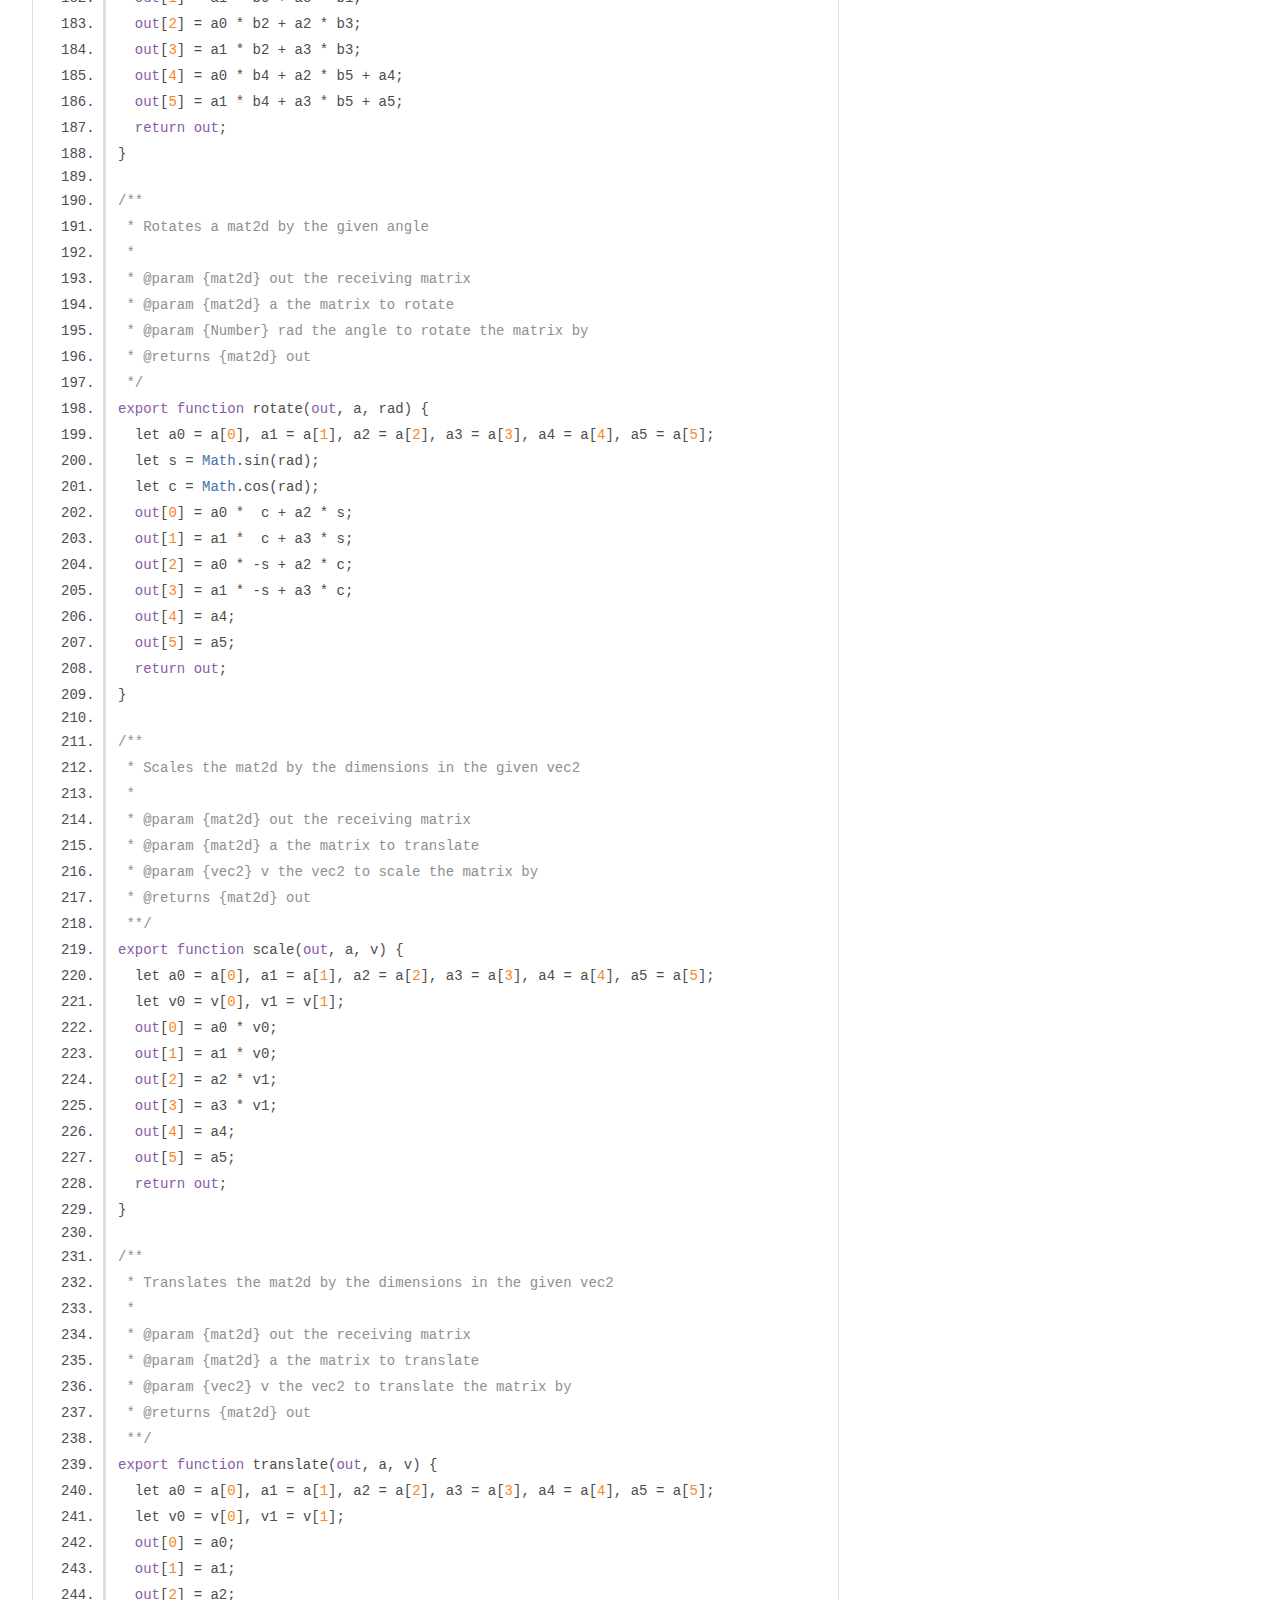
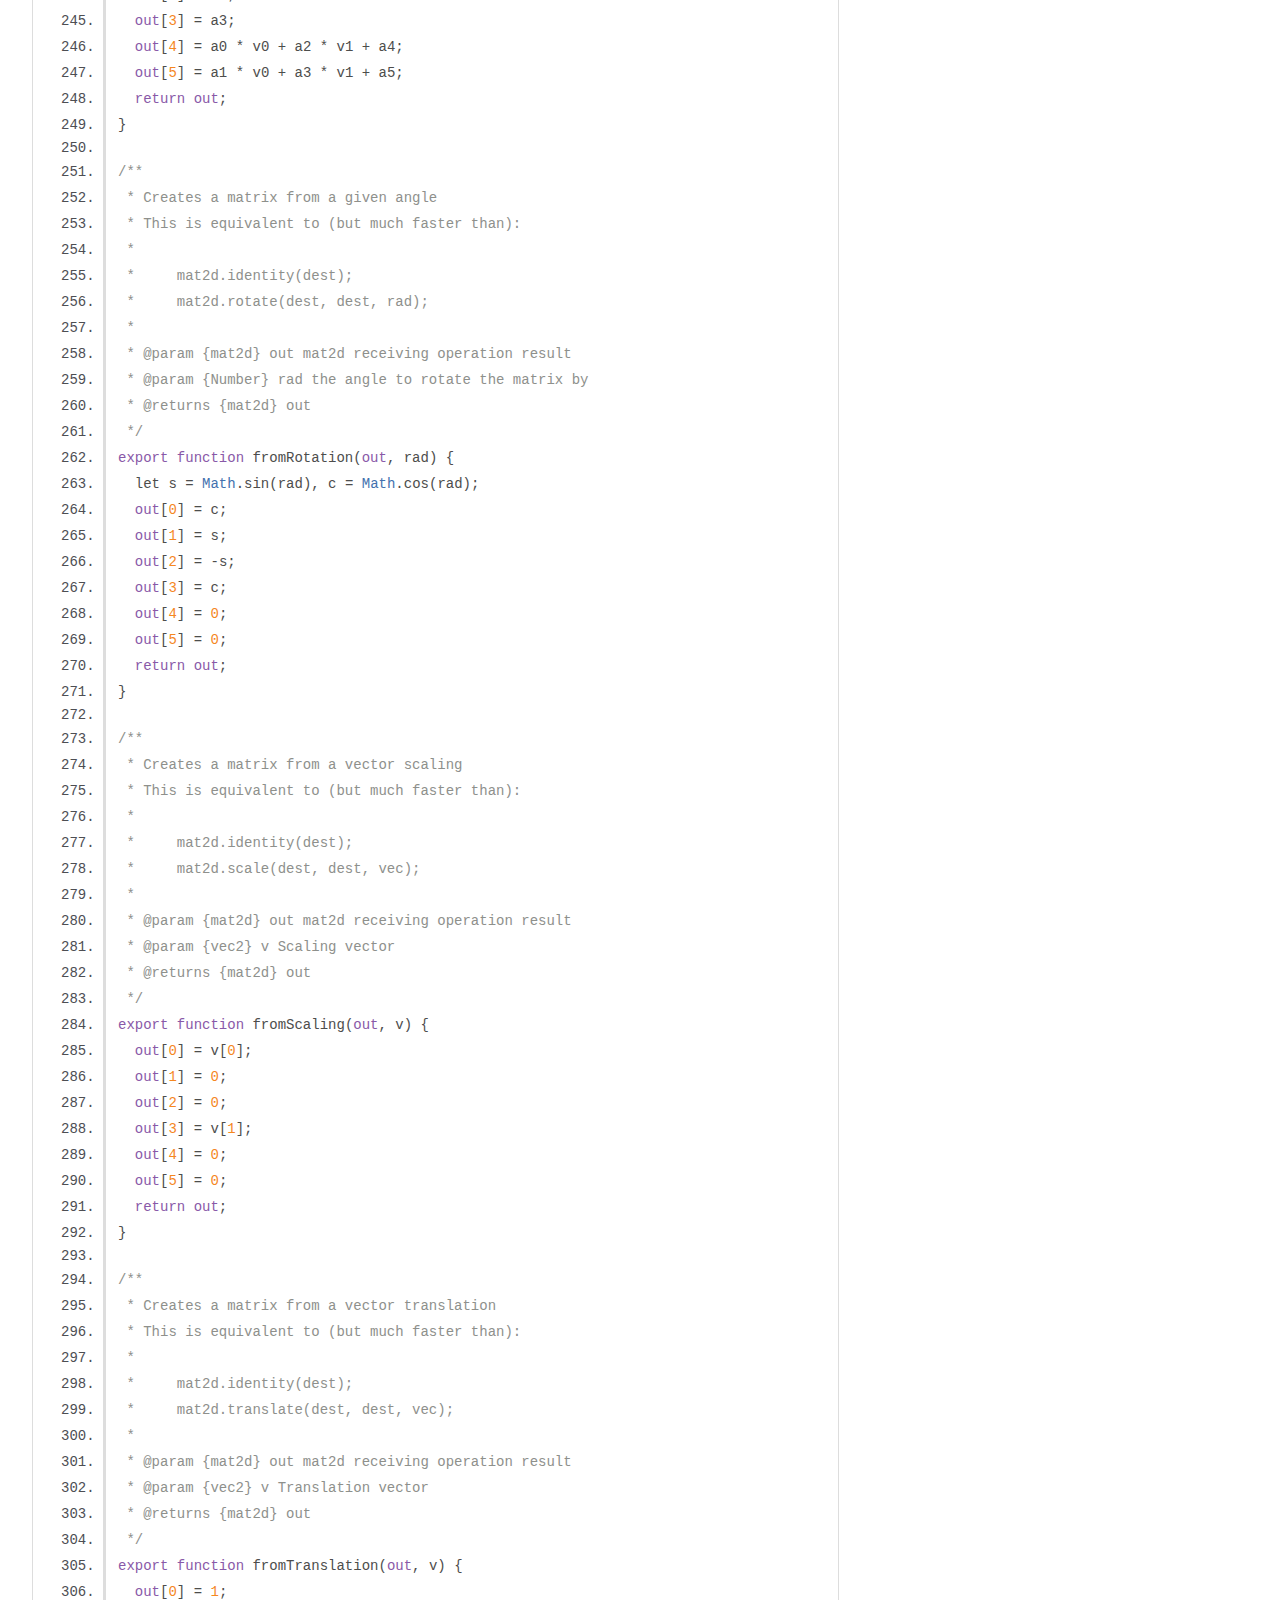
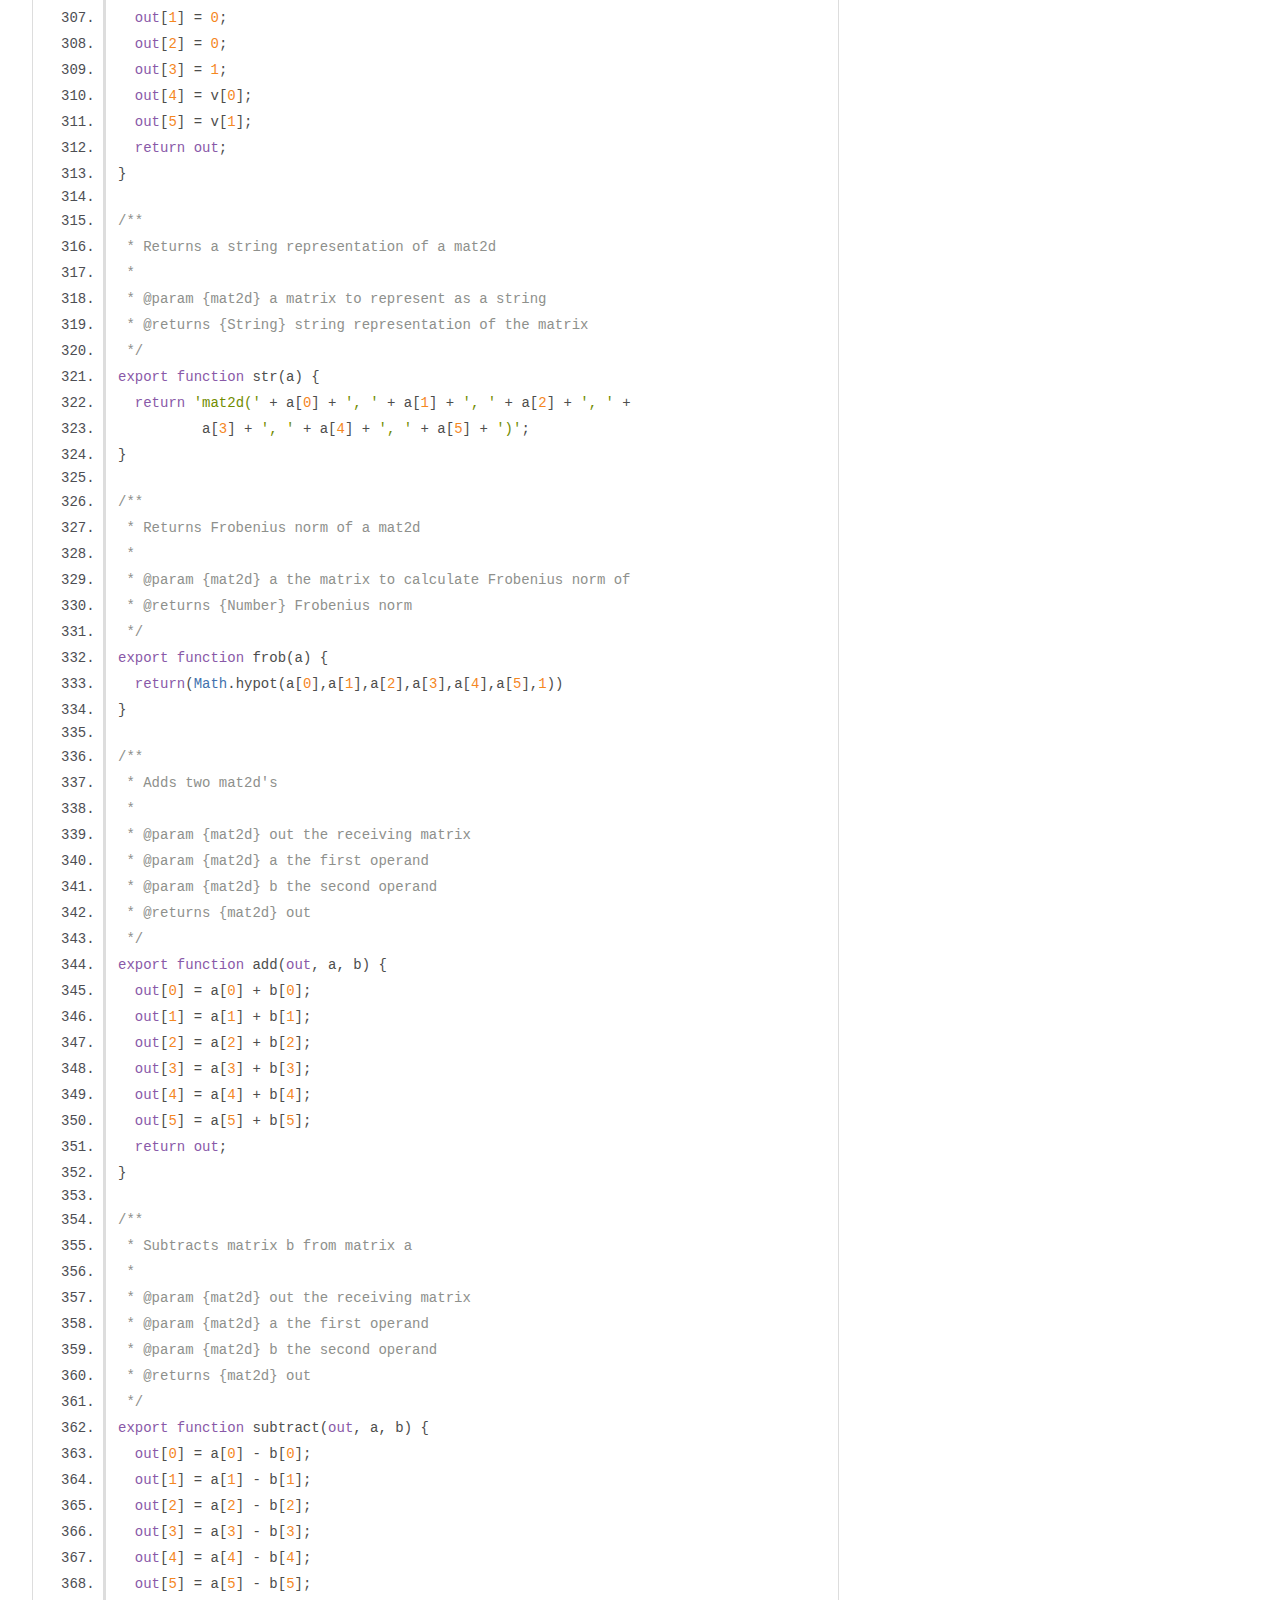
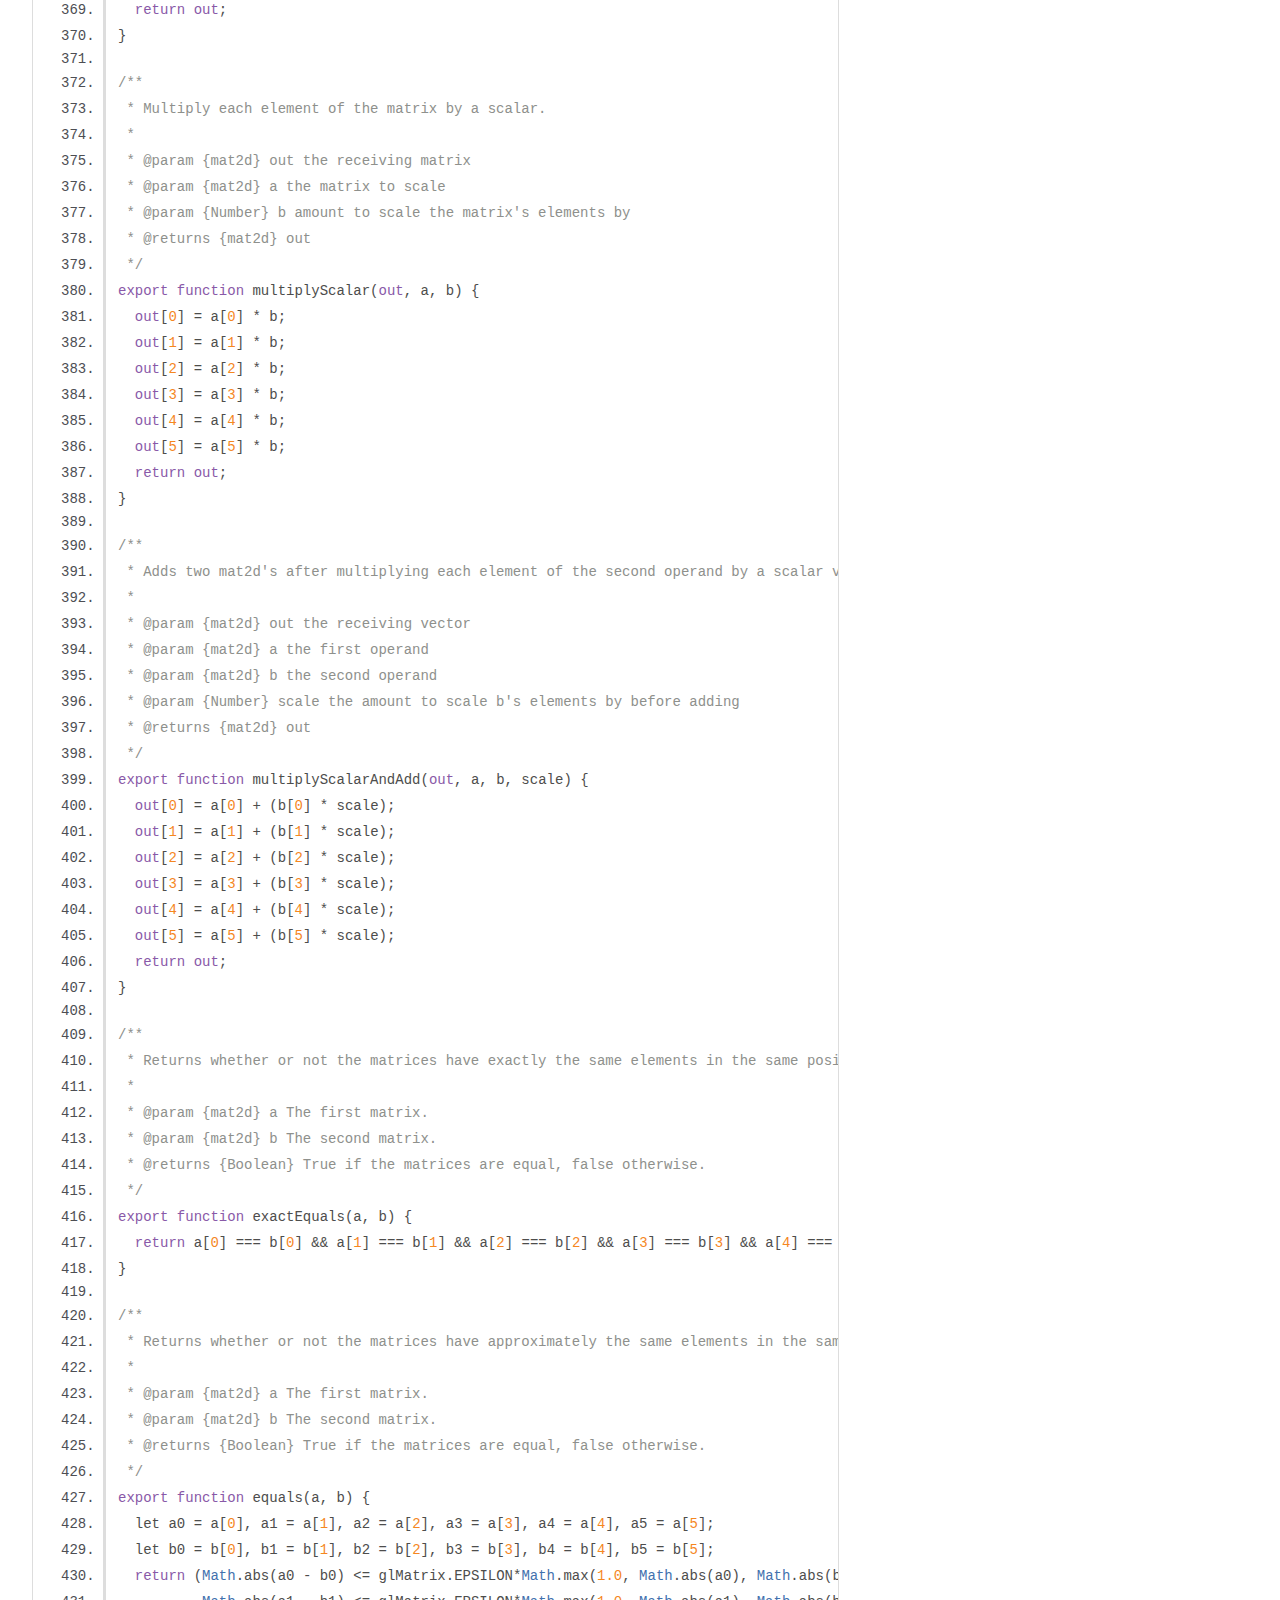
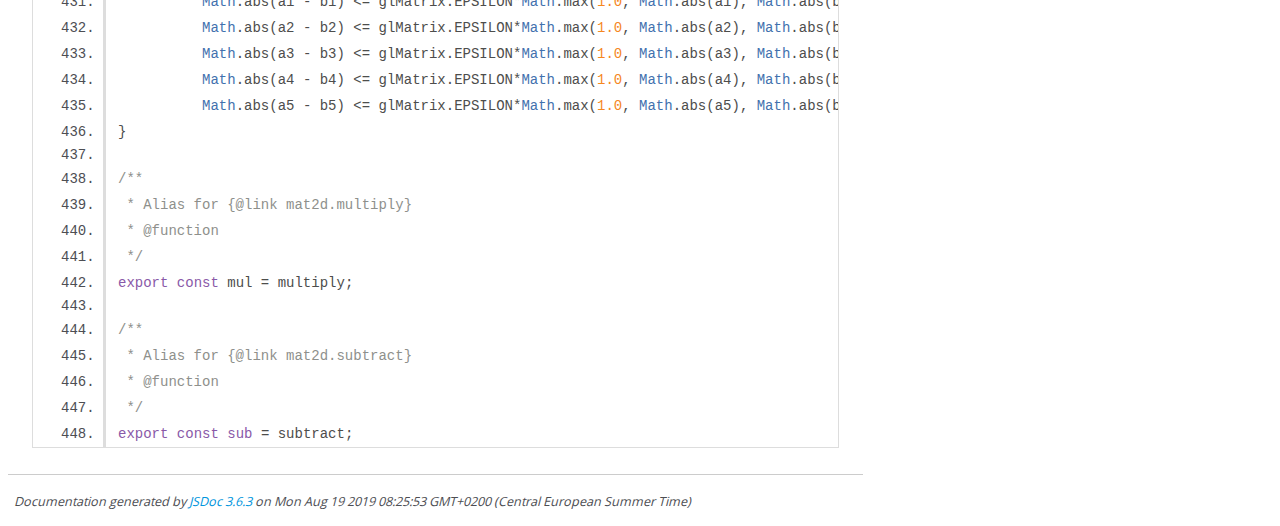
<file: demo_webgl/dev-res/toji-gl-matrix-v3.1.0-6-g0243409/toji-gl-matrix-0243409/docs/mat2d.js.html>
<!DOCTYPE html>
<html lang="en">
<head>
    <meta charset="utf-8">
    <title>JSDoc: Source: mat2d.js</title>

    <script src="scripts/prettify/prettify.js"> </script>
    <script src="scripts/prettify/lang-css.js"> </script>
    <!--[if lt IE 9]>
      <script src="//html5shiv.googlecode.com/svn/trunk/html5.js"></script>
    <![endif]-->
    <link type="text/css" rel="stylesheet" href="styles/prettify-tomorrow.css">
    <link type="text/css" rel="stylesheet" href="styles/jsdoc-default.css">
</head>

<body>

<div id="main">

    <h1 class="page-title">Source: mat2d.js</h1>

    



    
    <section>
        <article>
            <pre class="prettyprint source linenums"><code>import * as glMatrix from "./common.js";

/**
 * 2x3 Matrix
 * @module mat2d
 *
 * @description
 * A mat2d contains six elements defined as:
 * &lt;pre>
 * [a, b, c,
 *  d, tx, ty]
 * &lt;/pre>
 * This is a short form for the 3x3 matrix:
 * &lt;pre>
 * [a, b, 0,
 *  c, d, 0,
 *  tx, ty, 1]
 * &lt;/pre>
 * The last column is ignored so the array is shorter and operations are faster.
 */

/**
 * Creates a new identity mat2d
 *
 * @returns {mat2d} a new 2x3 matrix
 */
export function create() {
  let out = new glMatrix.ARRAY_TYPE(6);
  if(glMatrix.ARRAY_TYPE != Float32Array) {
    out[1] = 0;
    out[2] = 0;
    out[4] = 0;
    out[5] = 0;
  }
  out[0] = 1;
  out[3] = 1;
  return out;
}

/**
 * Creates a new mat2d initialized with values from an existing matrix
 *
 * @param {mat2d} a matrix to clone
 * @returns {mat2d} a new 2x3 matrix
 */
export function clone(a) {
  let out = new glMatrix.ARRAY_TYPE(6);
  out[0] = a[0];
  out[1] = a[1];
  out[2] = a[2];
  out[3] = a[3];
  out[4] = a[4];
  out[5] = a[5];
  return out;
}

/**
 * Copy the values from one mat2d to another
 *
 * @param {mat2d} out the receiving matrix
 * @param {mat2d} a the source matrix
 * @returns {mat2d} out
 */
export function copy(out, a) {
  out[0] = a[0];
  out[1] = a[1];
  out[2] = a[2];
  out[3] = a[3];
  out[4] = a[4];
  out[5] = a[5];
  return out;
}

/**
 * Set a mat2d to the identity matrix
 *
 * @param {mat2d} out the receiving matrix
 * @returns {mat2d} out
 */
export function identity(out) {
  out[0] = 1;
  out[1] = 0;
  out[2] = 0;
  out[3] = 1;
  out[4] = 0;
  out[5] = 0;
  return out;
}

/**
 * Create a new mat2d with the given values
 *
 * @param {Number} a Component A (index 0)
 * @param {Number} b Component B (index 1)
 * @param {Number} c Component C (index 2)
 * @param {Number} d Component D (index 3)
 * @param {Number} tx Component TX (index 4)
 * @param {Number} ty Component TY (index 5)
 * @returns {mat2d} A new mat2d
 */
export function fromValues(a, b, c, d, tx, ty) {
  let out = new glMatrix.ARRAY_TYPE(6);
  out[0] = a;
  out[1] = b;
  out[2] = c;
  out[3] = d;
  out[4] = tx;
  out[5] = ty;
  return out;
}

/**
 * Set the components of a mat2d to the given values
 *
 * @param {mat2d} out the receiving matrix
 * @param {Number} a Component A (index 0)
 * @param {Number} b Component B (index 1)
 * @param {Number} c Component C (index 2)
 * @param {Number} d Component D (index 3)
 * @param {Number} tx Component TX (index 4)
 * @param {Number} ty Component TY (index 5)
 * @returns {mat2d} out
 */
export function set(out, a, b, c, d, tx, ty) {
  out[0] = a;
  out[1] = b;
  out[2] = c;
  out[3] = d;
  out[4] = tx;
  out[5] = ty;
  return out;
}

/**
 * Inverts a mat2d
 *
 * @param {mat2d} out the receiving matrix
 * @param {mat2d} a the source matrix
 * @returns {mat2d} out
 */
export function invert(out, a) {
  let aa = a[0], ab = a[1], ac = a[2], ad = a[3];
  let atx = a[4], aty = a[5];

  let det = aa * ad - ab * ac;
  if(!det){
    return null;
  }
  det = 1.0 / det;

  out[0] = ad * det;
  out[1] = -ab * det;
  out[2] = -ac * det;
  out[3] = aa * det;
  out[4] = (ac * aty - ad * atx) * det;
  out[5] = (ab * atx - aa * aty) * det;
  return out;
}

/**
 * Calculates the determinant of a mat2d
 *
 * @param {mat2d} a the source matrix
 * @returns {Number} determinant of a
 */
export function determinant(a) {
  return a[0] * a[3] - a[1] * a[2];
}

/**
 * Multiplies two mat2d's
 *
 * @param {mat2d} out the receiving matrix
 * @param {mat2d} a the first operand
 * @param {mat2d} b the second operand
 * @returns {mat2d} out
 */
export function multiply(out, a, b) {
  let a0 = a[0], a1 = a[1], a2 = a[2], a3 = a[3], a4 = a[4], a5 = a[5];
  let b0 = b[0], b1 = b[1], b2 = b[2], b3 = b[3], b4 = b[4], b5 = b[5];
  out[0] = a0 * b0 + a2 * b1;
  out[1] = a1 * b0 + a3 * b1;
  out[2] = a0 * b2 + a2 * b3;
  out[3] = a1 * b2 + a3 * b3;
  out[4] = a0 * b4 + a2 * b5 + a4;
  out[5] = a1 * b4 + a3 * b5 + a5;
  return out;
}

/**
 * Rotates a mat2d by the given angle
 *
 * @param {mat2d} out the receiving matrix
 * @param {mat2d} a the matrix to rotate
 * @param {Number} rad the angle to rotate the matrix by
 * @returns {mat2d} out
 */
export function rotate(out, a, rad) {
  let a0 = a[0], a1 = a[1], a2 = a[2], a3 = a[3], a4 = a[4], a5 = a[5];
  let s = Math.sin(rad);
  let c = Math.cos(rad);
  out[0] = a0 *  c + a2 * s;
  out[1] = a1 *  c + a3 * s;
  out[2] = a0 * -s + a2 * c;
  out[3] = a1 * -s + a3 * c;
  out[4] = a4;
  out[5] = a5;
  return out;
}

/**
 * Scales the mat2d by the dimensions in the given vec2
 *
 * @param {mat2d} out the receiving matrix
 * @param {mat2d} a the matrix to translate
 * @param {vec2} v the vec2 to scale the matrix by
 * @returns {mat2d} out
 **/
export function scale(out, a, v) {
  let a0 = a[0], a1 = a[1], a2 = a[2], a3 = a[3], a4 = a[4], a5 = a[5];
  let v0 = v[0], v1 = v[1];
  out[0] = a0 * v0;
  out[1] = a1 * v0;
  out[2] = a2 * v1;
  out[3] = a3 * v1;
  out[4] = a4;
  out[5] = a5;
  return out;
}

/**
 * Translates the mat2d by the dimensions in the given vec2
 *
 * @param {mat2d} out the receiving matrix
 * @param {mat2d} a the matrix to translate
 * @param {vec2} v the vec2 to translate the matrix by
 * @returns {mat2d} out
 **/
export function translate(out, a, v) {
  let a0 = a[0], a1 = a[1], a2 = a[2], a3 = a[3], a4 = a[4], a5 = a[5];
  let v0 = v[0], v1 = v[1];
  out[0] = a0;
  out[1] = a1;
  out[2] = a2;
  out[3] = a3;
  out[4] = a0 * v0 + a2 * v1 + a4;
  out[5] = a1 * v0 + a3 * v1 + a5;
  return out;
}

/**
 * Creates a matrix from a given angle
 * This is equivalent to (but much faster than):
 *
 *     mat2d.identity(dest);
 *     mat2d.rotate(dest, dest, rad);
 *
 * @param {mat2d} out mat2d receiving operation result
 * @param {Number} rad the angle to rotate the matrix by
 * @returns {mat2d} out
 */
export function fromRotation(out, rad) {
  let s = Math.sin(rad), c = Math.cos(rad);
  out[0] = c;
  out[1] = s;
  out[2] = -s;
  out[3] = c;
  out[4] = 0;
  out[5] = 0;
  return out;
}

/**
 * Creates a matrix from a vector scaling
 * This is equivalent to (but much faster than):
 *
 *     mat2d.identity(dest);
 *     mat2d.scale(dest, dest, vec);
 *
 * @param {mat2d} out mat2d receiving operation result
 * @param {vec2} v Scaling vector
 * @returns {mat2d} out
 */
export function fromScaling(out, v) {
  out[0] = v[0];
  out[1] = 0;
  out[2] = 0;
  out[3] = v[1];
  out[4] = 0;
  out[5] = 0;
  return out;
}

/**
 * Creates a matrix from a vector translation
 * This is equivalent to (but much faster than):
 *
 *     mat2d.identity(dest);
 *     mat2d.translate(dest, dest, vec);
 *
 * @param {mat2d} out mat2d receiving operation result
 * @param {vec2} v Translation vector
 * @returns {mat2d} out
 */
export function fromTranslation(out, v) {
  out[0] = 1;
  out[1] = 0;
  out[2] = 0;
  out[3] = 1;
  out[4] = v[0];
  out[5] = v[1];
  return out;
}

/**
 * Returns a string representation of a mat2d
 *
 * @param {mat2d} a matrix to represent as a string
 * @returns {String} string representation of the matrix
 */
export function str(a) {
  return 'mat2d(' + a[0] + ', ' + a[1] + ', ' + a[2] + ', ' +
          a[3] + ', ' + a[4] + ', ' + a[5] + ')';
}

/**
 * Returns Frobenius norm of a mat2d
 *
 * @param {mat2d} a the matrix to calculate Frobenius norm of
 * @returns {Number} Frobenius norm
 */
export function frob(a) {
  return(Math.hypot(a[0],a[1],a[2],a[3],a[4],a[5],1))
}

/**
 * Adds two mat2d's
 *
 * @param {mat2d} out the receiving matrix
 * @param {mat2d} a the first operand
 * @param {mat2d} b the second operand
 * @returns {mat2d} out
 */
export function add(out, a, b) {
  out[0] = a[0] + b[0];
  out[1] = a[1] + b[1];
  out[2] = a[2] + b[2];
  out[3] = a[3] + b[3];
  out[4] = a[4] + b[4];
  out[5] = a[5] + b[5];
  return out;
}

/**
 * Subtracts matrix b from matrix a
 *
 * @param {mat2d} out the receiving matrix
 * @param {mat2d} a the first operand
 * @param {mat2d} b the second operand
 * @returns {mat2d} out
 */
export function subtract(out, a, b) {
  out[0] = a[0] - b[0];
  out[1] = a[1] - b[1];
  out[2] = a[2] - b[2];
  out[3] = a[3] - b[3];
  out[4] = a[4] - b[4];
  out[5] = a[5] - b[5];
  return out;
}

/**
 * Multiply each element of the matrix by a scalar.
 *
 * @param {mat2d} out the receiving matrix
 * @param {mat2d} a the matrix to scale
 * @param {Number} b amount to scale the matrix's elements by
 * @returns {mat2d} out
 */
export function multiplyScalar(out, a, b) {
  out[0] = a[0] * b;
  out[1] = a[1] * b;
  out[2] = a[2] * b;
  out[3] = a[3] * b;
  out[4] = a[4] * b;
  out[5] = a[5] * b;
  return out;
}

/**
 * Adds two mat2d's after multiplying each element of the second operand by a scalar value.
 *
 * @param {mat2d} out the receiving vector
 * @param {mat2d} a the first operand
 * @param {mat2d} b the second operand
 * @param {Number} scale the amount to scale b's elements by before adding
 * @returns {mat2d} out
 */
export function multiplyScalarAndAdd(out, a, b, scale) {
  out[0] = a[0] + (b[0] * scale);
  out[1] = a[1] + (b[1] * scale);
  out[2] = a[2] + (b[2] * scale);
  out[3] = a[3] + (b[3] * scale);
  out[4] = a[4] + (b[4] * scale);
  out[5] = a[5] + (b[5] * scale);
  return out;
}

/**
 * Returns whether or not the matrices have exactly the same elements in the same position (when compared with ===)
 *
 * @param {mat2d} a The first matrix.
 * @param {mat2d} b The second matrix.
 * @returns {Boolean} True if the matrices are equal, false otherwise.
 */
export function exactEquals(a, b) {
  return a[0] === b[0] &amp;&amp; a[1] === b[1] &amp;&amp; a[2] === b[2] &amp;&amp; a[3] === b[3] &amp;&amp; a[4] === b[4] &amp;&amp; a[5] === b[5];
}

/**
 * Returns whether or not the matrices have approximately the same elements in the same position.
 *
 * @param {mat2d} a The first matrix.
 * @param {mat2d} b The second matrix.
 * @returns {Boolean} True if the matrices are equal, false otherwise.
 */
export function equals(a, b) {
  let a0 = a[0], a1 = a[1], a2 = a[2], a3 = a[3], a4 = a[4], a5 = a[5];
  let b0 = b[0], b1 = b[1], b2 = b[2], b3 = b[3], b4 = b[4], b5 = b[5];
  return (Math.abs(a0 - b0) &lt;= glMatrix.EPSILON*Math.max(1.0, Math.abs(a0), Math.abs(b0)) &amp;&amp;
          Math.abs(a1 - b1) &lt;= glMatrix.EPSILON*Math.max(1.0, Math.abs(a1), Math.abs(b1)) &amp;&amp;
          Math.abs(a2 - b2) &lt;= glMatrix.EPSILON*Math.max(1.0, Math.abs(a2), Math.abs(b2)) &amp;&amp;
          Math.abs(a3 - b3) &lt;= glMatrix.EPSILON*Math.max(1.0, Math.abs(a3), Math.abs(b3)) &amp;&amp;
          Math.abs(a4 - b4) &lt;= glMatrix.EPSILON*Math.max(1.0, Math.abs(a4), Math.abs(b4)) &amp;&amp;
          Math.abs(a5 - b5) &lt;= glMatrix.EPSILON*Math.max(1.0, Math.abs(a5), Math.abs(b5)));
}

/**
 * Alias for {@link mat2d.multiply}
 * @function
 */
export const mul = multiply;

/**
 * Alias for {@link mat2d.subtract}
 * @function
 */
export const sub = subtract;
</code></pre>
        </article>
    </section>




</div>

<nav>
    <h2><a href="index.html">Home</a></h2><h3>Modules</h3><ul><li><a href="module-glMatrix.html">glMatrix</a></li><li><a href="module-mat2.html">mat2</a></li><li><a href="module-mat2d.html">mat2d</a></li><li><a href="module-mat3.html">mat3</a></li><li><a href="module-mat4.html">mat4</a></li><li><a href="module-quat.html">quat</a></li><li><a href="module-quat2.html">quat2</a></li><li><a href="module-vec2.html">vec2</a></li><li><a href="module-vec3.html">vec3</a></li><li><a href="module-vec4.html">vec4</a></li></ul>
</nav>

<br class="clear">

<footer>
    Documentation generated by <a href="https://github.com/jsdoc/jsdoc">JSDoc 3.6.3</a> on Mon Aug 19 2019 08:25:53 GMT+0200 (Central European Summer Time)
</footer>

<script> prettyPrint(); </script>
<script src="scripts/linenumber.js"> </script>
</body>
</html>
</file>
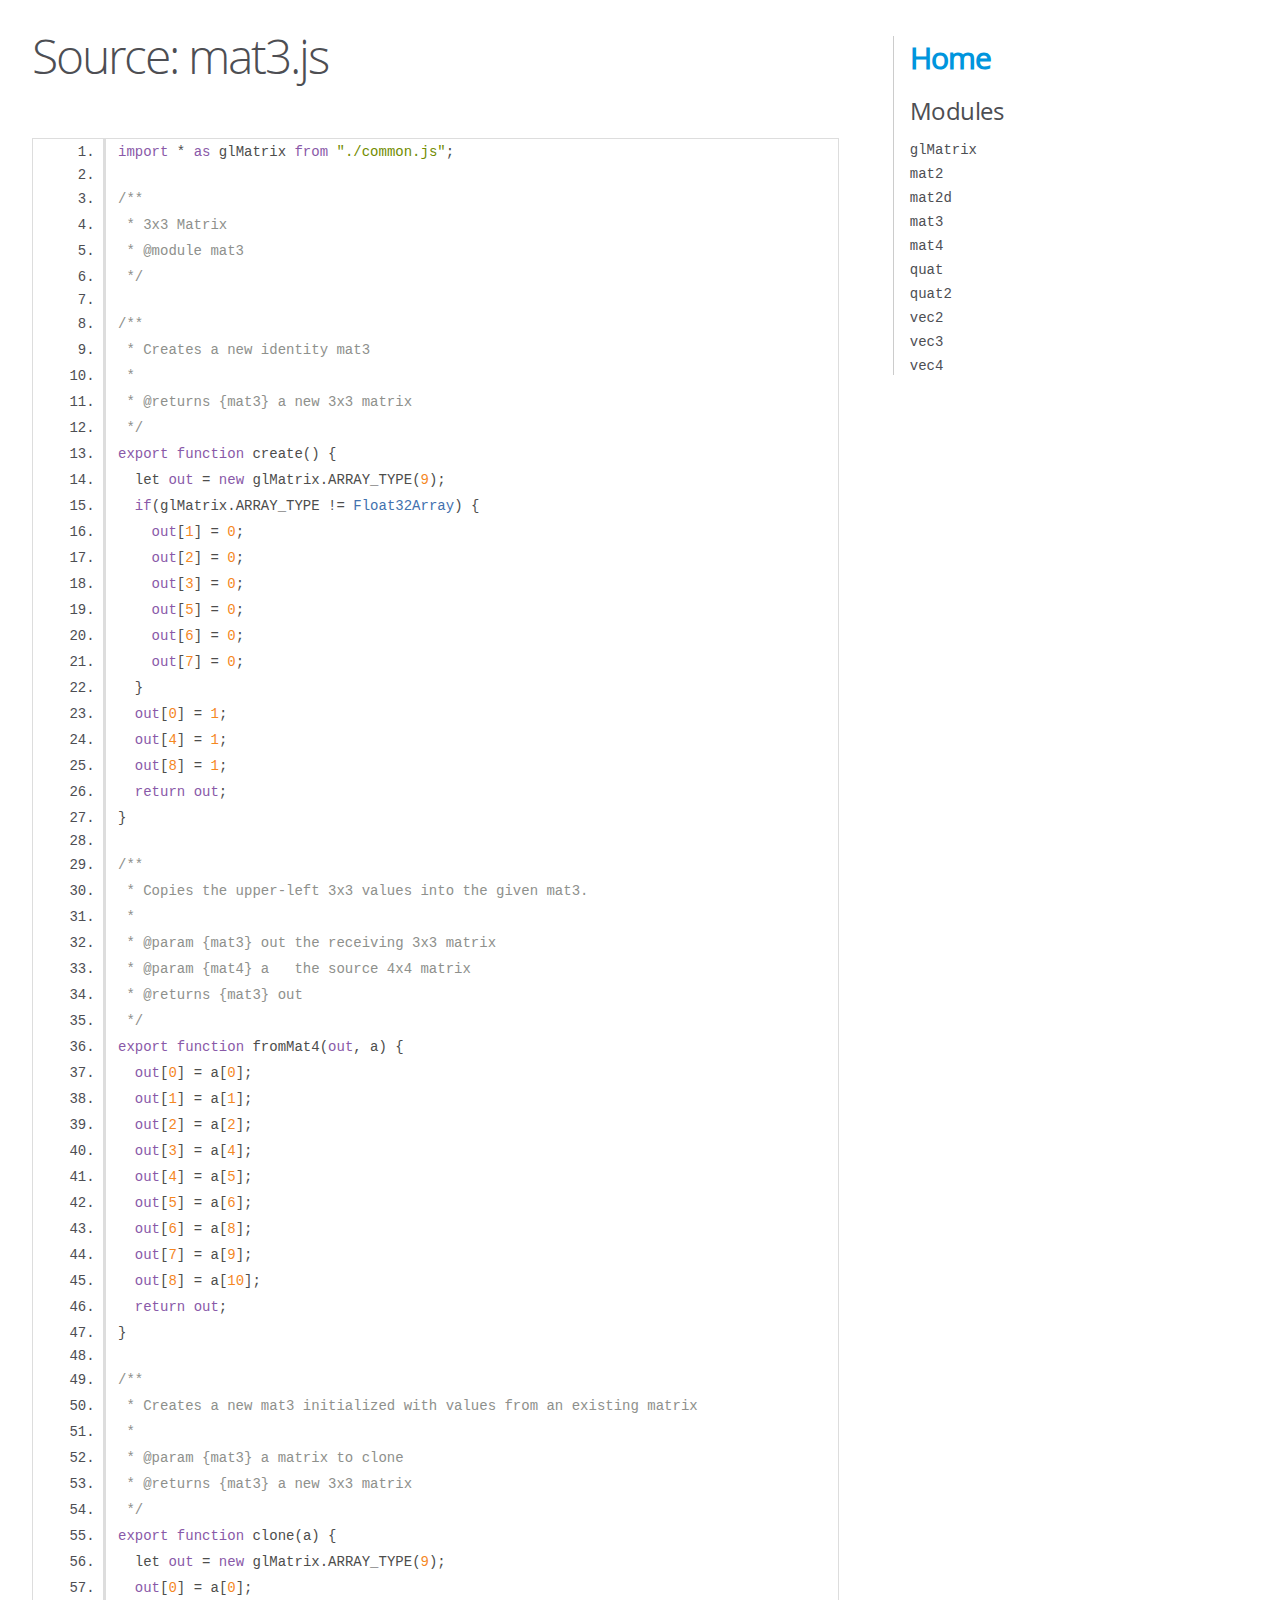
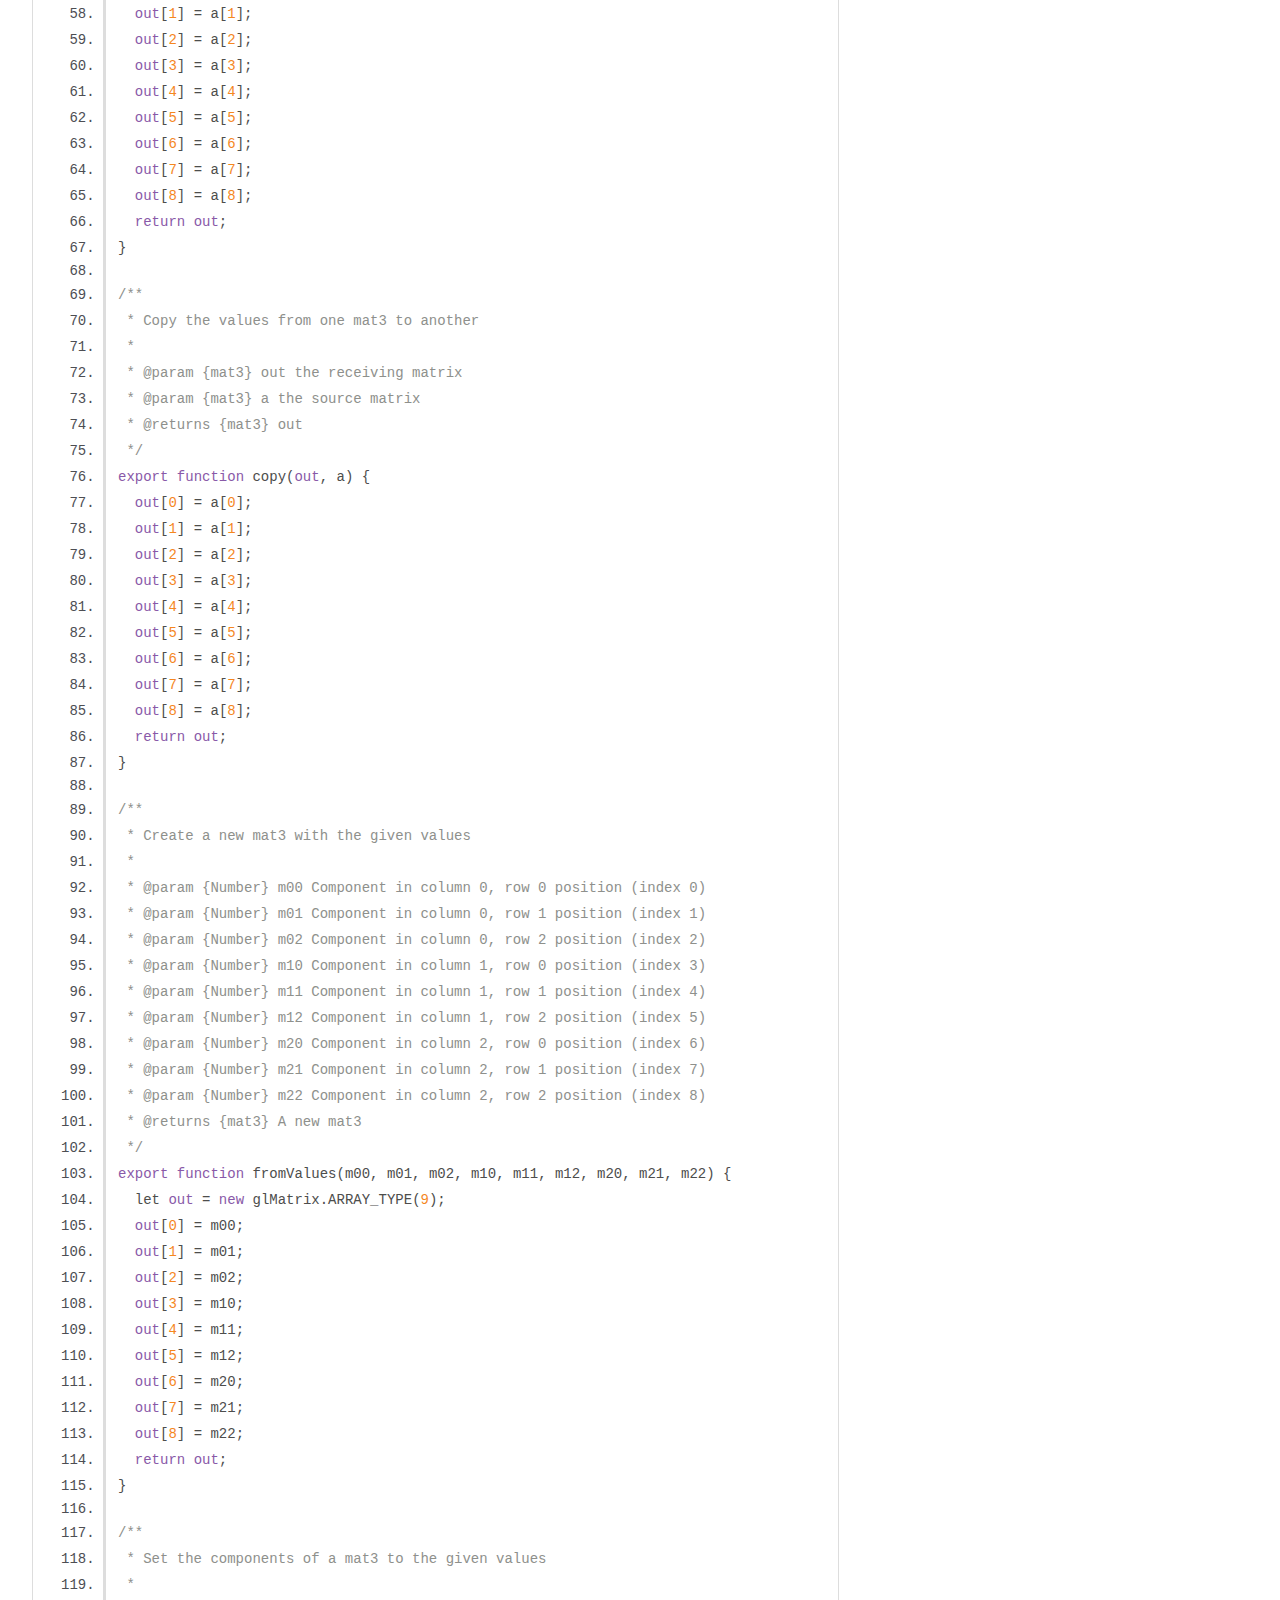
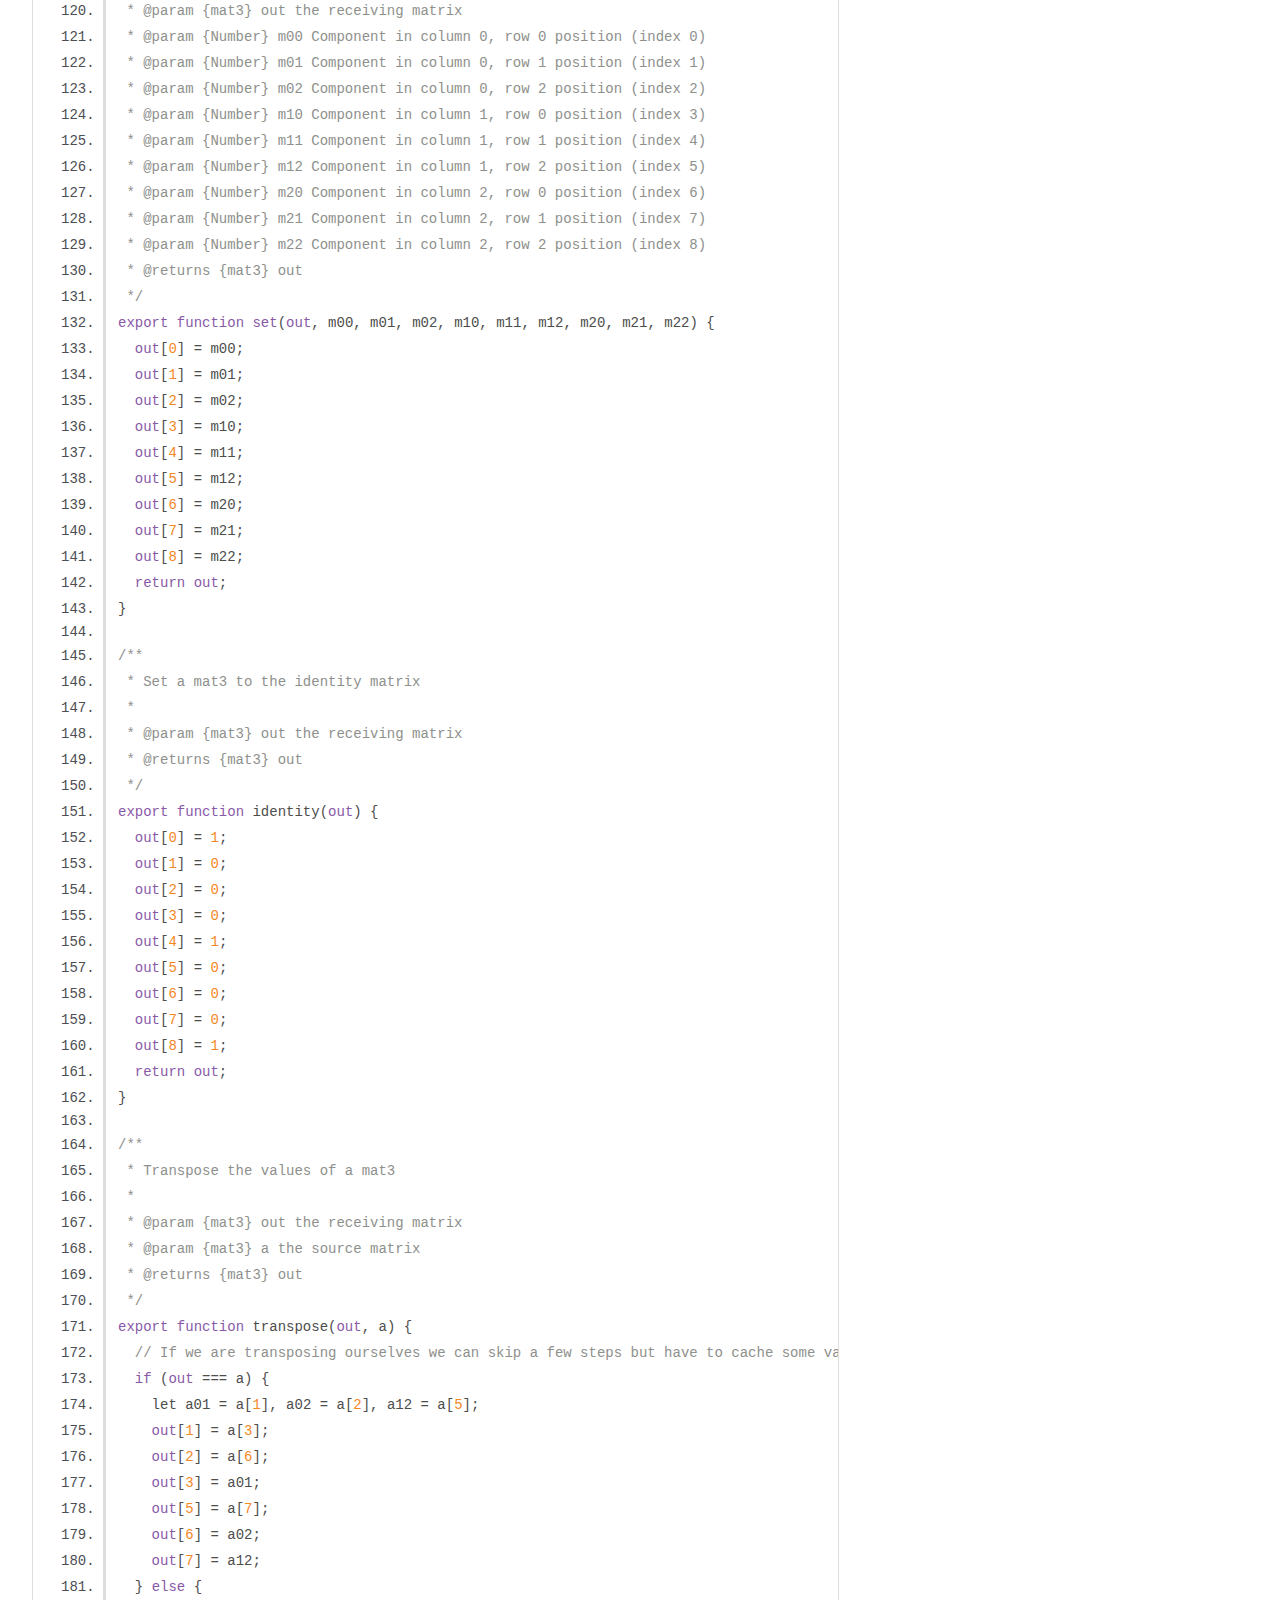
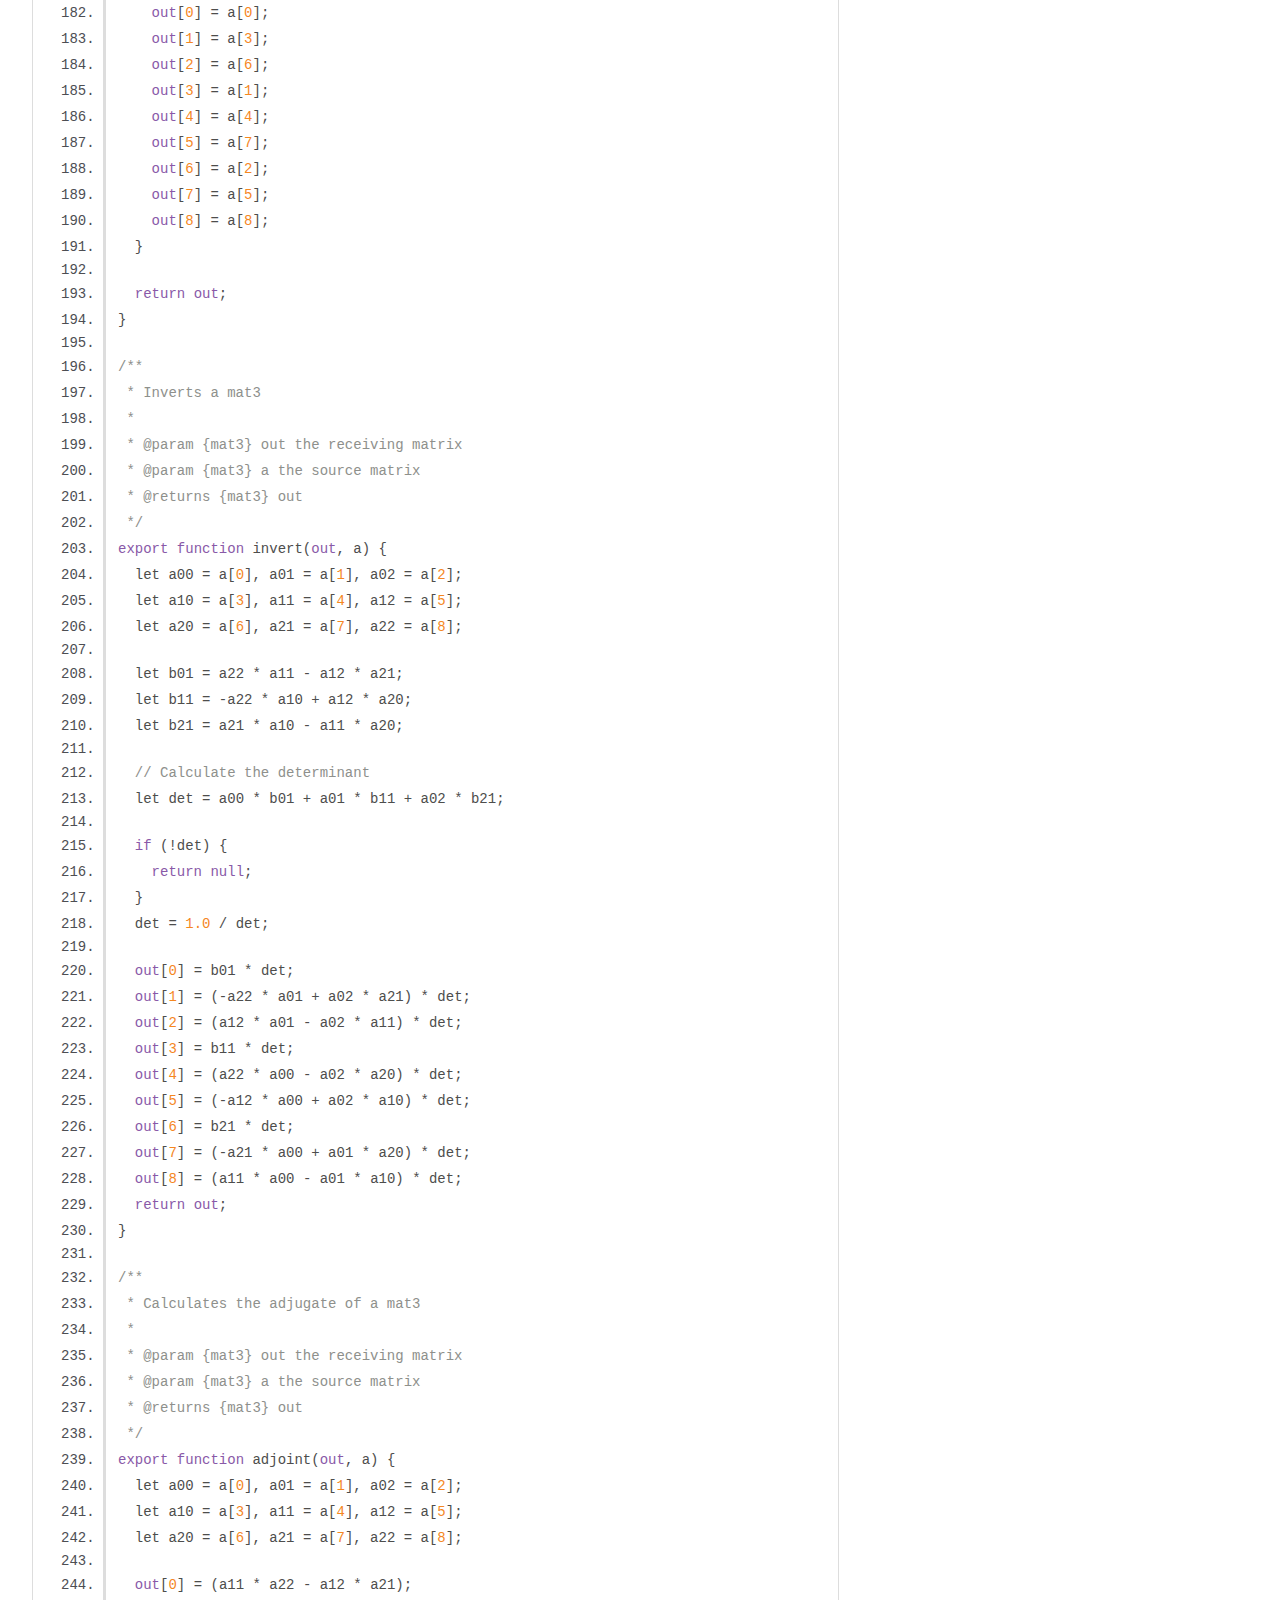
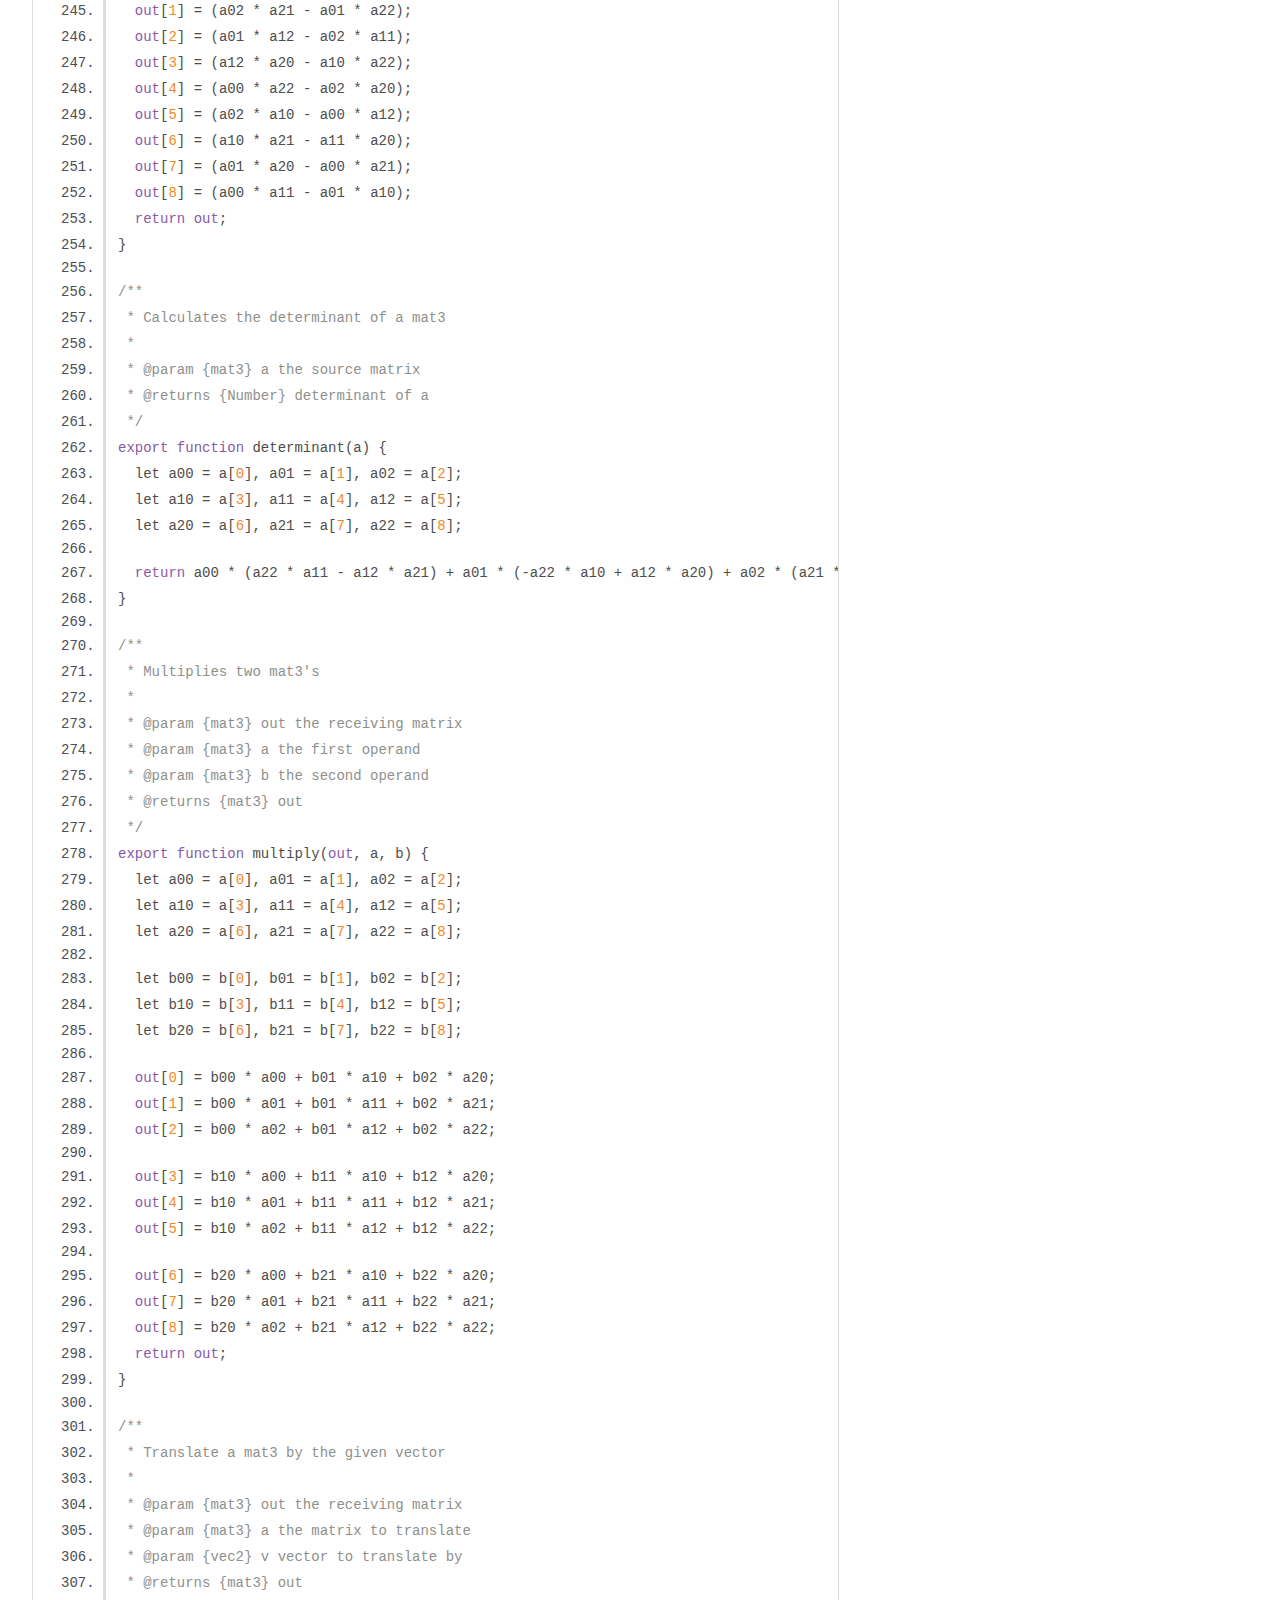
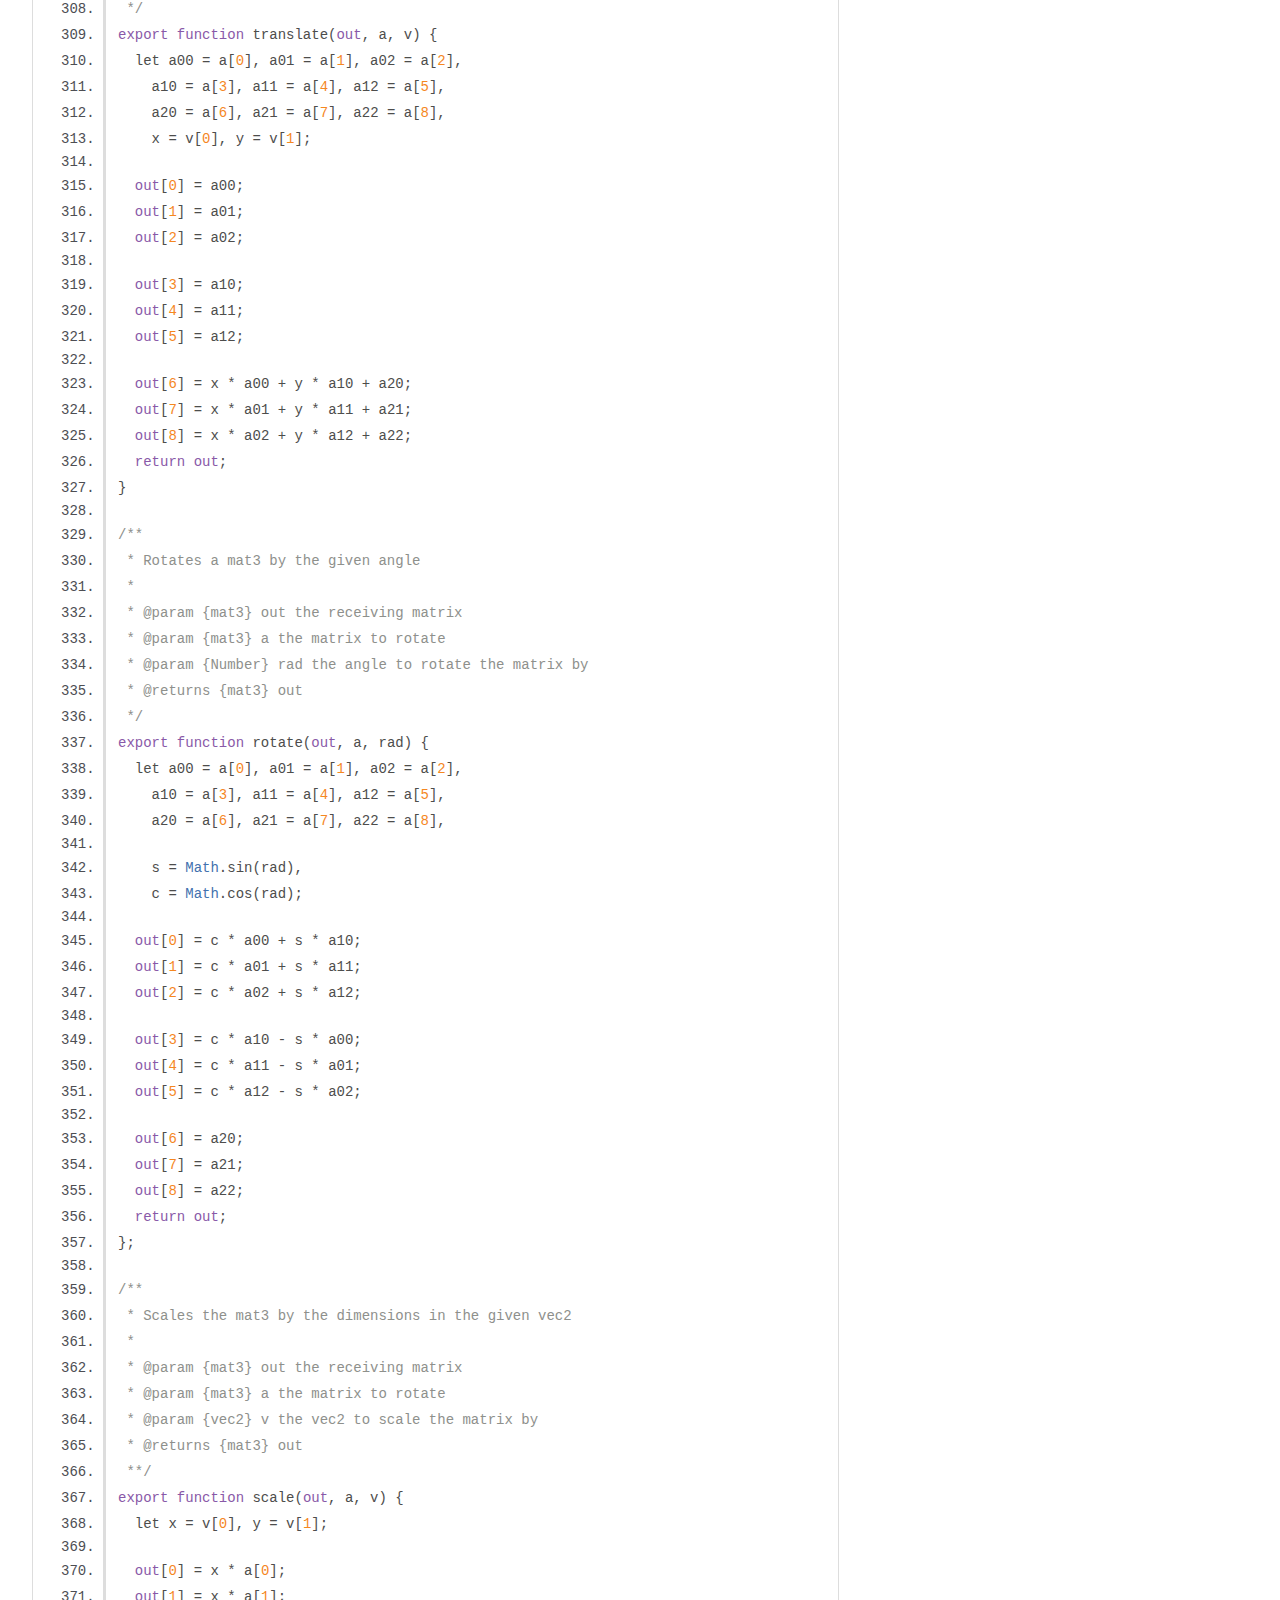
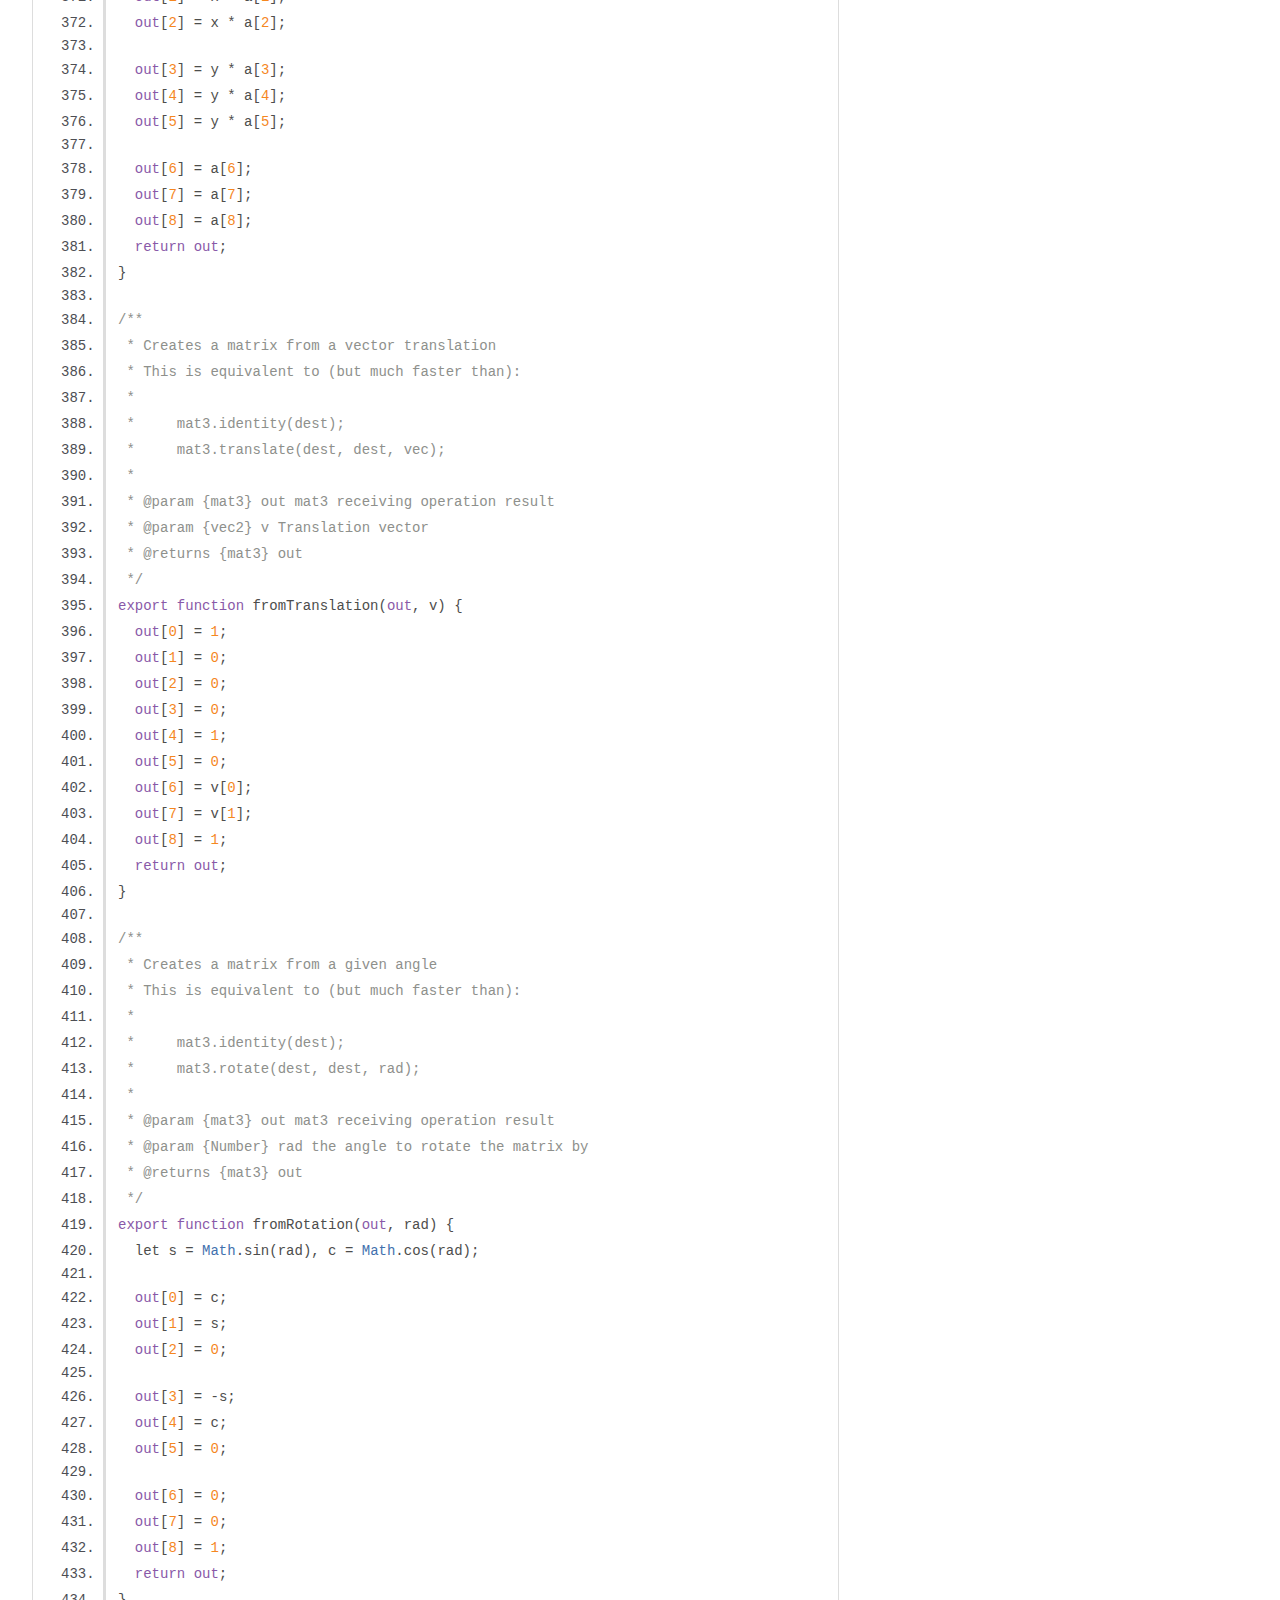
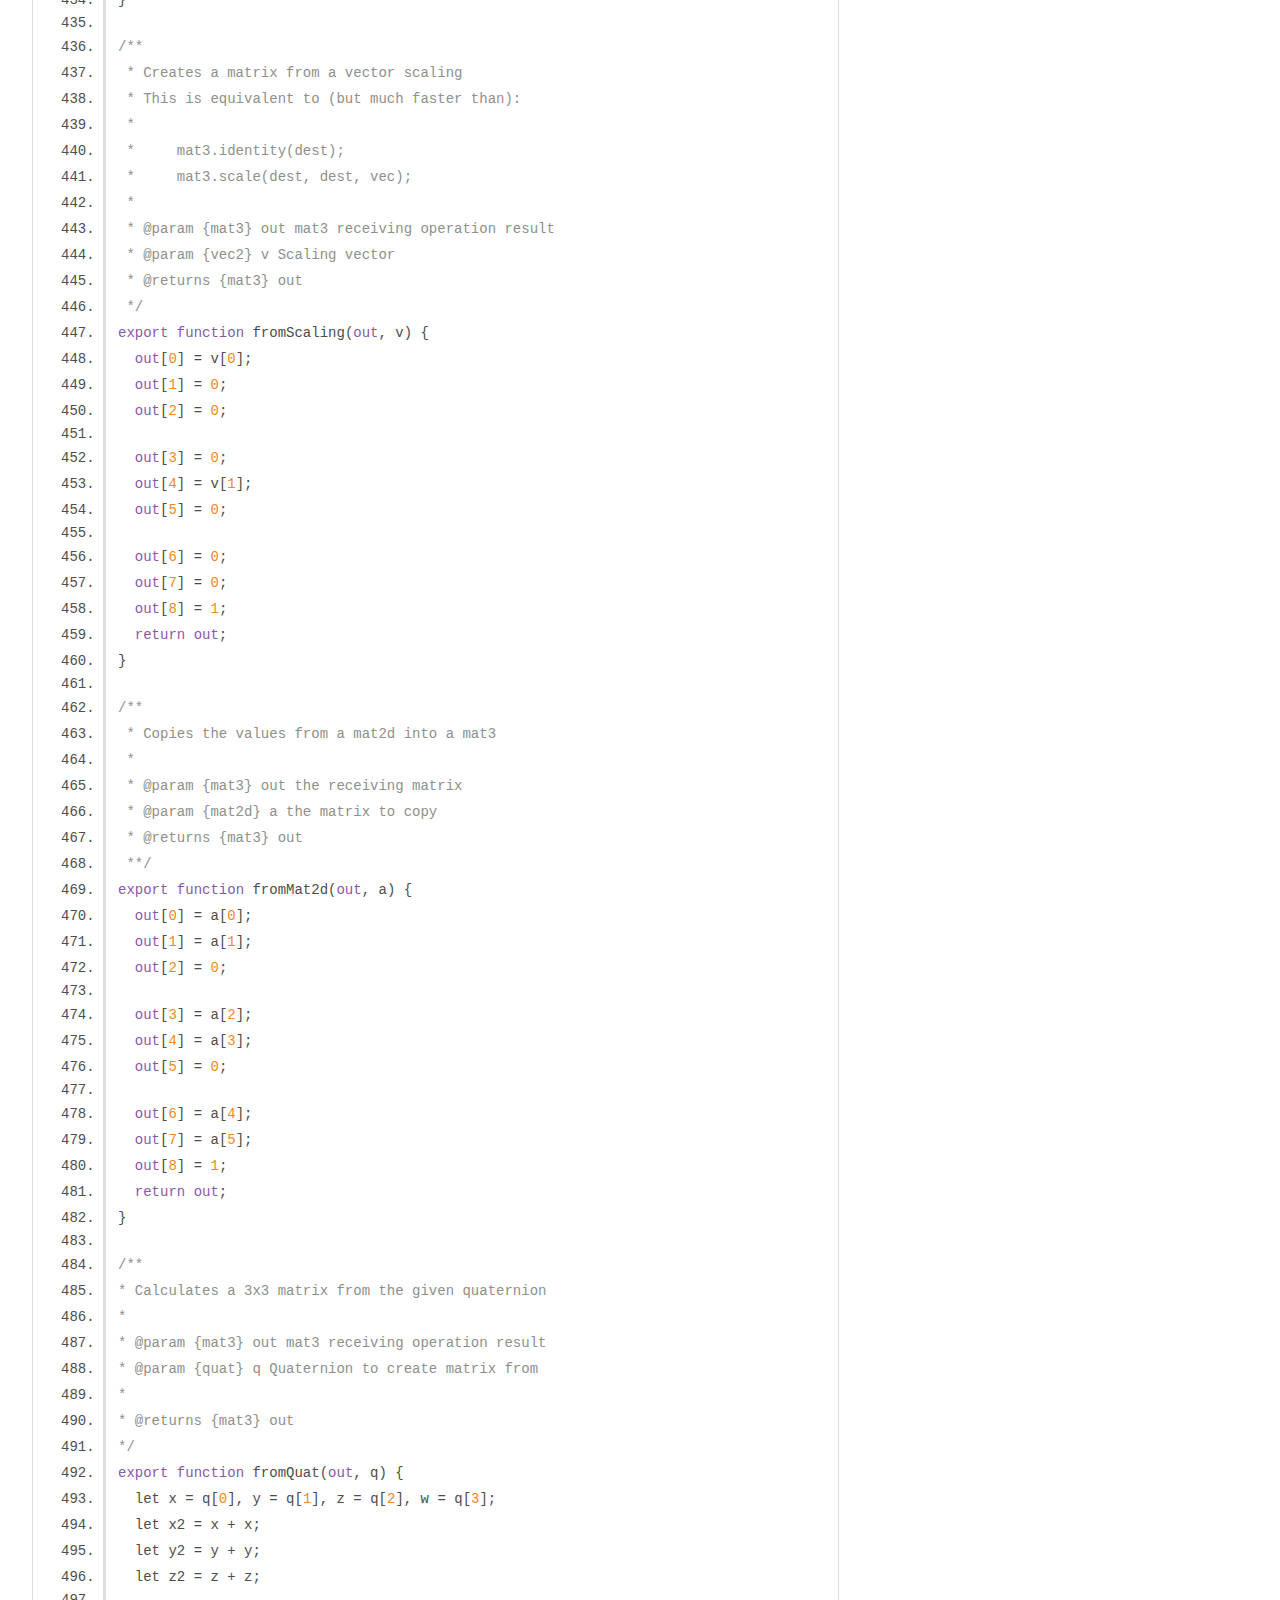
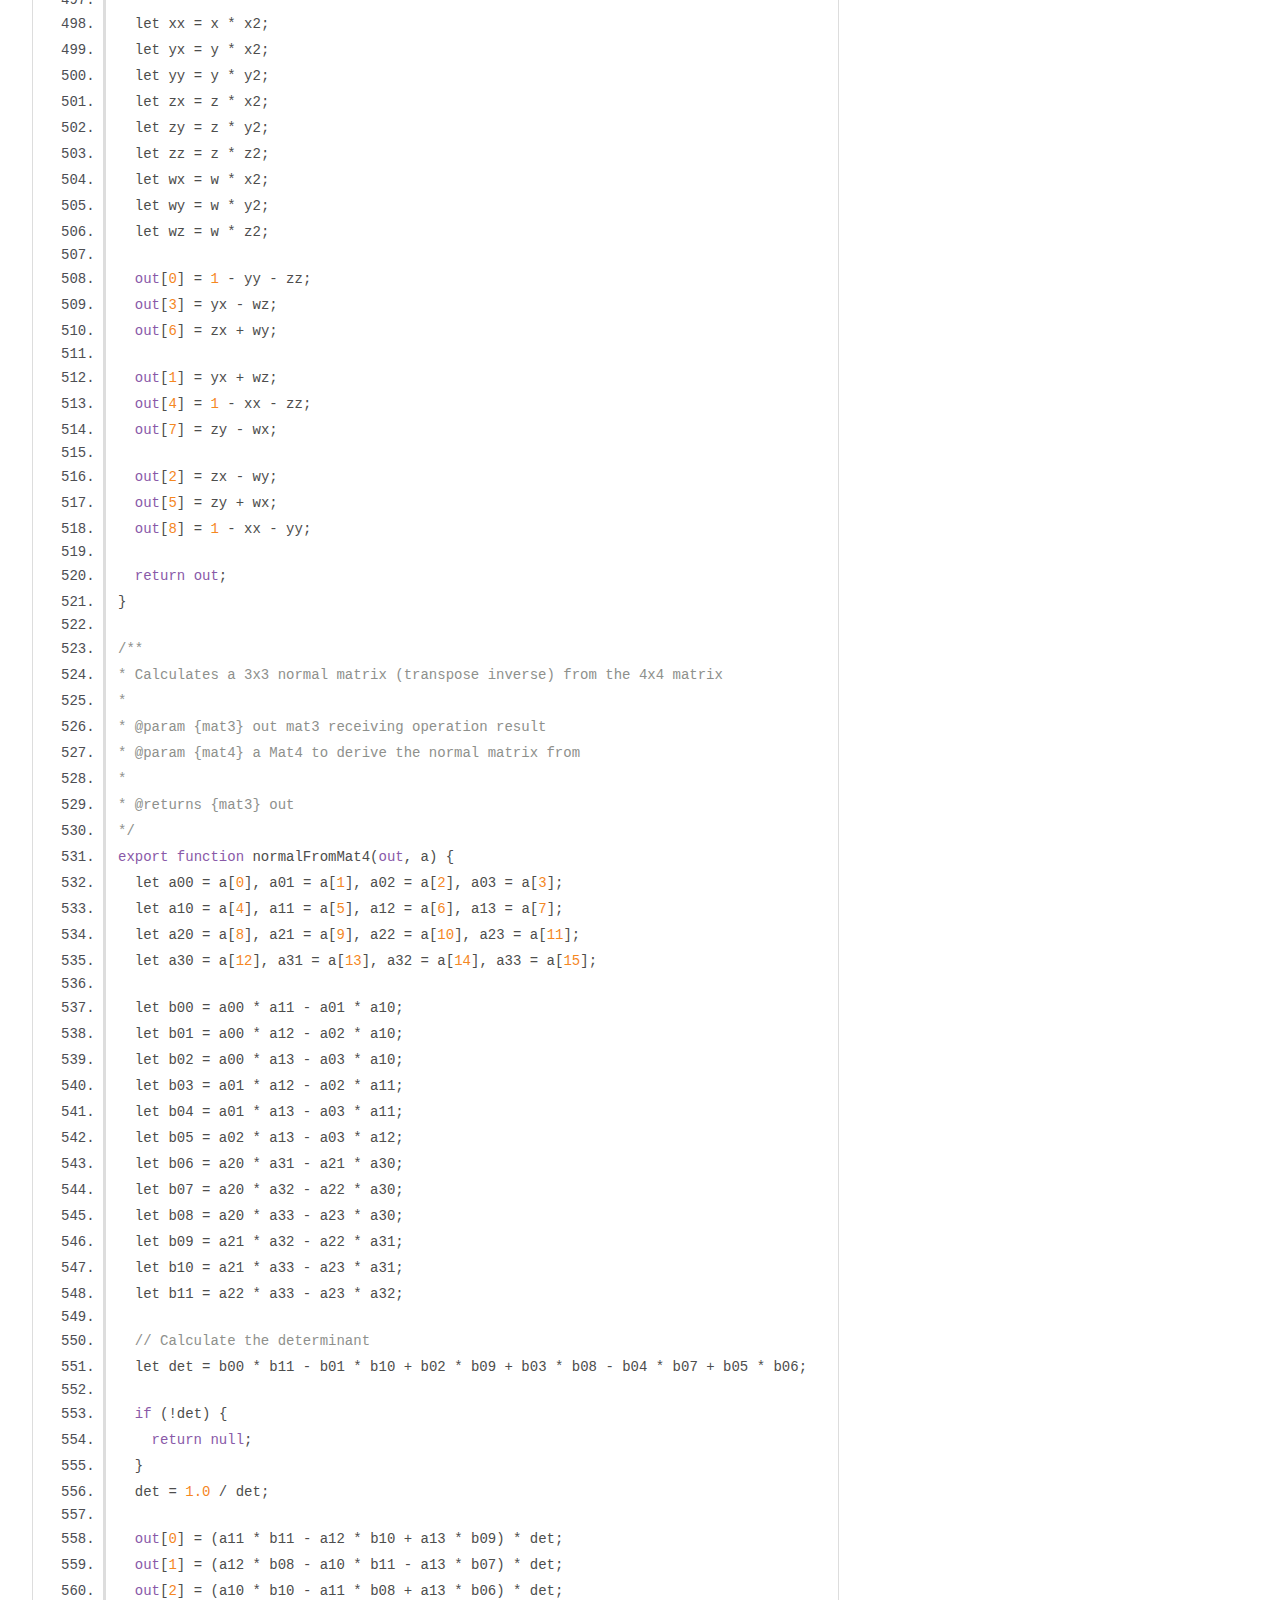
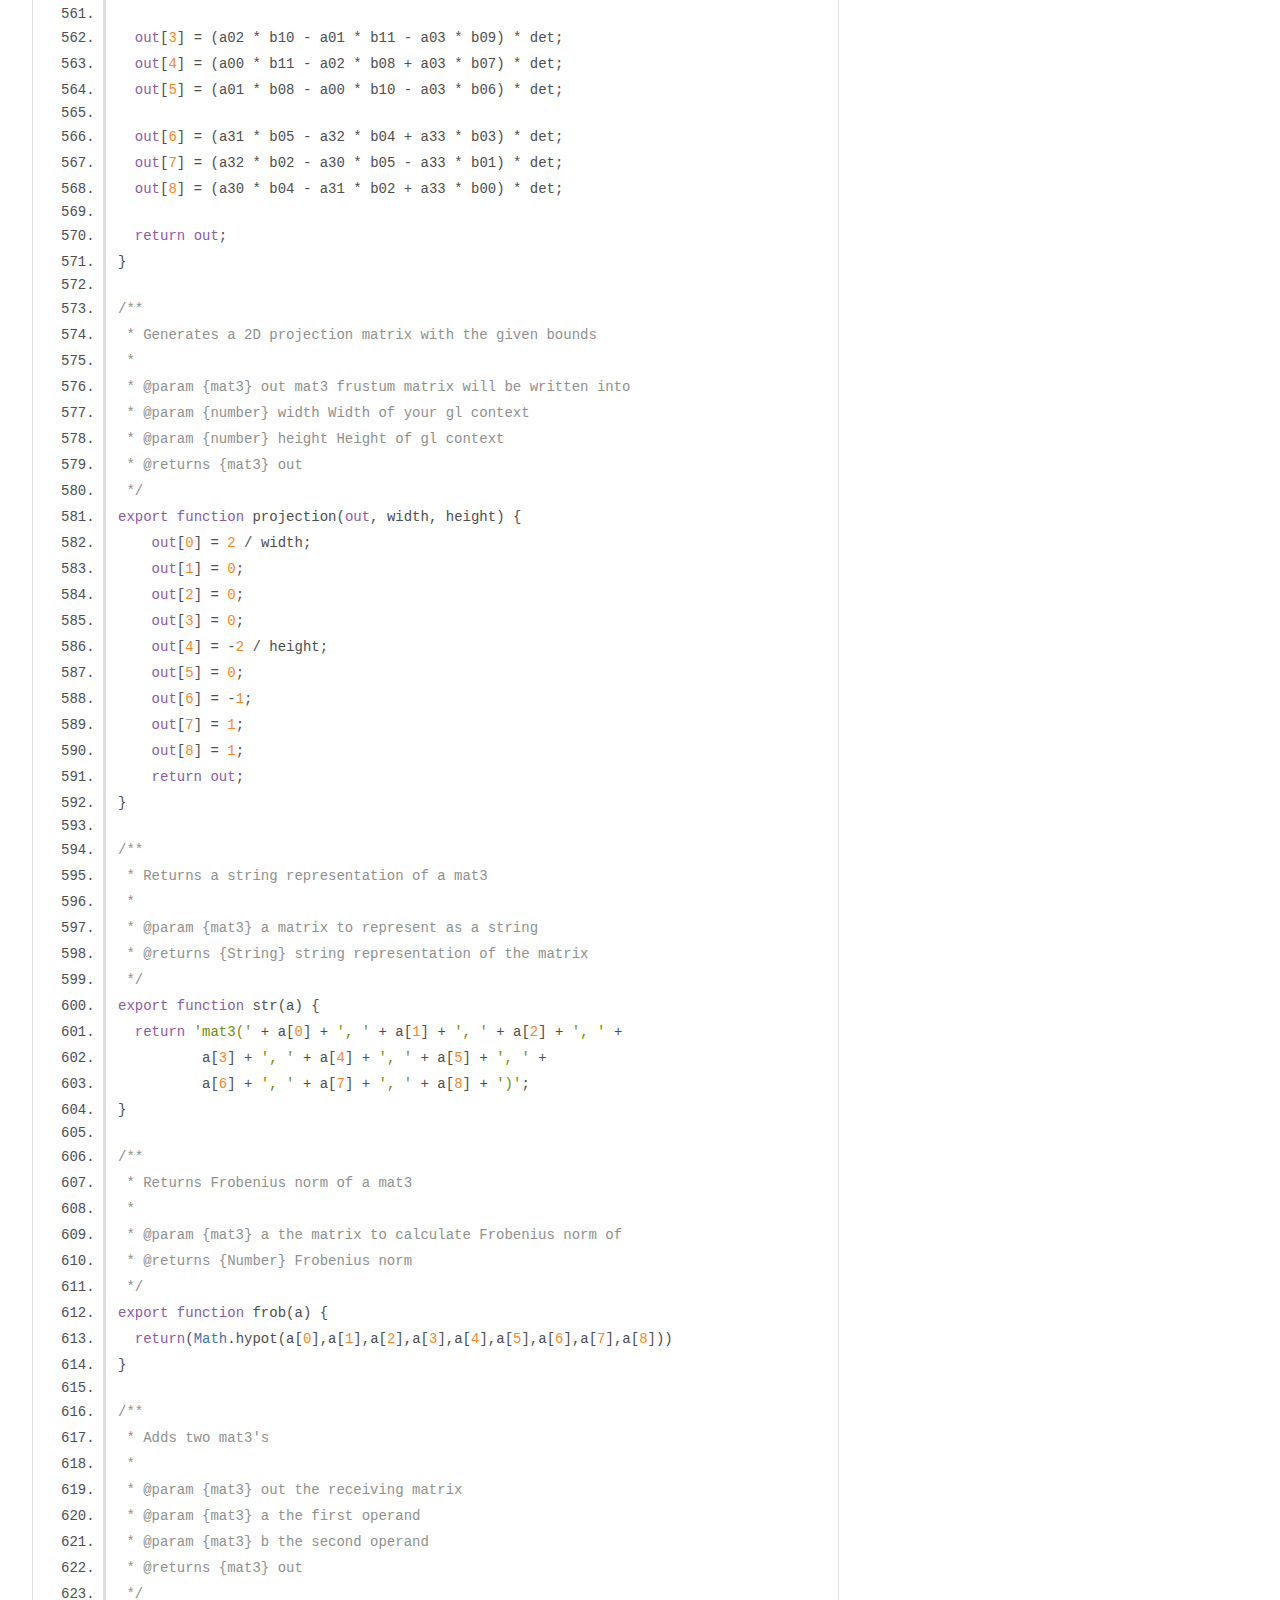
<file: demo_webgl/dev-res/toji-gl-matrix-v3.1.0-6-g0243409/toji-gl-matrix-0243409/docs/mat3.js.html>
<!DOCTYPE html>
<html lang="en">
<head>
    <meta charset="utf-8">
    <title>JSDoc: Source: mat3.js</title>

    <script src="scripts/prettify/prettify.js"> </script>
    <script src="scripts/prettify/lang-css.js"> </script>
    <!--[if lt IE 9]>
      <script src="//html5shiv.googlecode.com/svn/trunk/html5.js"></script>
    <![endif]-->
    <link type="text/css" rel="stylesheet" href="styles/prettify-tomorrow.css">
    <link type="text/css" rel="stylesheet" href="styles/jsdoc-default.css">
</head>

<body>

<div id="main">

    <h1 class="page-title">Source: mat3.js</h1>

    



    
    <section>
        <article>
            <pre class="prettyprint source linenums"><code>import * as glMatrix from "./common.js";

/**
 * 3x3 Matrix
 * @module mat3
 */

/**
 * Creates a new identity mat3
 *
 * @returns {mat3} a new 3x3 matrix
 */
export function create() {
  let out = new glMatrix.ARRAY_TYPE(9);
  if(glMatrix.ARRAY_TYPE != Float32Array) {
    out[1] = 0;
    out[2] = 0;
    out[3] = 0;
    out[5] = 0;
    out[6] = 0;
    out[7] = 0;
  }
  out[0] = 1;
  out[4] = 1;
  out[8] = 1;
  return out;
}

/**
 * Copies the upper-left 3x3 values into the given mat3.
 *
 * @param {mat3} out the receiving 3x3 matrix
 * @param {mat4} a   the source 4x4 matrix
 * @returns {mat3} out
 */
export function fromMat4(out, a) {
  out[0] = a[0];
  out[1] = a[1];
  out[2] = a[2];
  out[3] = a[4];
  out[4] = a[5];
  out[5] = a[6];
  out[6] = a[8];
  out[7] = a[9];
  out[8] = a[10];
  return out;
}

/**
 * Creates a new mat3 initialized with values from an existing matrix
 *
 * @param {mat3} a matrix to clone
 * @returns {mat3} a new 3x3 matrix
 */
export function clone(a) {
  let out = new glMatrix.ARRAY_TYPE(9);
  out[0] = a[0];
  out[1] = a[1];
  out[2] = a[2];
  out[3] = a[3];
  out[4] = a[4];
  out[5] = a[5];
  out[6] = a[6];
  out[7] = a[7];
  out[8] = a[8];
  return out;
}

/**
 * Copy the values from one mat3 to another
 *
 * @param {mat3} out the receiving matrix
 * @param {mat3} a the source matrix
 * @returns {mat3} out
 */
export function copy(out, a) {
  out[0] = a[0];
  out[1] = a[1];
  out[2] = a[2];
  out[3] = a[3];
  out[4] = a[4];
  out[5] = a[5];
  out[6] = a[6];
  out[7] = a[7];
  out[8] = a[8];
  return out;
}

/**
 * Create a new mat3 with the given values
 *
 * @param {Number} m00 Component in column 0, row 0 position (index 0)
 * @param {Number} m01 Component in column 0, row 1 position (index 1)
 * @param {Number} m02 Component in column 0, row 2 position (index 2)
 * @param {Number} m10 Component in column 1, row 0 position (index 3)
 * @param {Number} m11 Component in column 1, row 1 position (index 4)
 * @param {Number} m12 Component in column 1, row 2 position (index 5)
 * @param {Number} m20 Component in column 2, row 0 position (index 6)
 * @param {Number} m21 Component in column 2, row 1 position (index 7)
 * @param {Number} m22 Component in column 2, row 2 position (index 8)
 * @returns {mat3} A new mat3
 */
export function fromValues(m00, m01, m02, m10, m11, m12, m20, m21, m22) {
  let out = new glMatrix.ARRAY_TYPE(9);
  out[0] = m00;
  out[1] = m01;
  out[2] = m02;
  out[3] = m10;
  out[4] = m11;
  out[5] = m12;
  out[6] = m20;
  out[7] = m21;
  out[8] = m22;
  return out;
}

/**
 * Set the components of a mat3 to the given values
 *
 * @param {mat3} out the receiving matrix
 * @param {Number} m00 Component in column 0, row 0 position (index 0)
 * @param {Number} m01 Component in column 0, row 1 position (index 1)
 * @param {Number} m02 Component in column 0, row 2 position (index 2)
 * @param {Number} m10 Component in column 1, row 0 position (index 3)
 * @param {Number} m11 Component in column 1, row 1 position (index 4)
 * @param {Number} m12 Component in column 1, row 2 position (index 5)
 * @param {Number} m20 Component in column 2, row 0 position (index 6)
 * @param {Number} m21 Component in column 2, row 1 position (index 7)
 * @param {Number} m22 Component in column 2, row 2 position (index 8)
 * @returns {mat3} out
 */
export function set(out, m00, m01, m02, m10, m11, m12, m20, m21, m22) {
  out[0] = m00;
  out[1] = m01;
  out[2] = m02;
  out[3] = m10;
  out[4] = m11;
  out[5] = m12;
  out[6] = m20;
  out[7] = m21;
  out[8] = m22;
  return out;
}

/**
 * Set a mat3 to the identity matrix
 *
 * @param {mat3} out the receiving matrix
 * @returns {mat3} out
 */
export function identity(out) {
  out[0] = 1;
  out[1] = 0;
  out[2] = 0;
  out[3] = 0;
  out[4] = 1;
  out[5] = 0;
  out[6] = 0;
  out[7] = 0;
  out[8] = 1;
  return out;
}

/**
 * Transpose the values of a mat3
 *
 * @param {mat3} out the receiving matrix
 * @param {mat3} a the source matrix
 * @returns {mat3} out
 */
export function transpose(out, a) {
  // If we are transposing ourselves we can skip a few steps but have to cache some values
  if (out === a) {
    let a01 = a[1], a02 = a[2], a12 = a[5];
    out[1] = a[3];
    out[2] = a[6];
    out[3] = a01;
    out[5] = a[7];
    out[6] = a02;
    out[7] = a12;
  } else {
    out[0] = a[0];
    out[1] = a[3];
    out[2] = a[6];
    out[3] = a[1];
    out[4] = a[4];
    out[5] = a[7];
    out[6] = a[2];
    out[7] = a[5];
    out[8] = a[8];
  }

  return out;
}

/**
 * Inverts a mat3
 *
 * @param {mat3} out the receiving matrix
 * @param {mat3} a the source matrix
 * @returns {mat3} out
 */
export function invert(out, a) {
  let a00 = a[0], a01 = a[1], a02 = a[2];
  let a10 = a[3], a11 = a[4], a12 = a[5];
  let a20 = a[6], a21 = a[7], a22 = a[8];

  let b01 = a22 * a11 - a12 * a21;
  let b11 = -a22 * a10 + a12 * a20;
  let b21 = a21 * a10 - a11 * a20;

  // Calculate the determinant
  let det = a00 * b01 + a01 * b11 + a02 * b21;

  if (!det) {
    return null;
  }
  det = 1.0 / det;

  out[0] = b01 * det;
  out[1] = (-a22 * a01 + a02 * a21) * det;
  out[2] = (a12 * a01 - a02 * a11) * det;
  out[3] = b11 * det;
  out[4] = (a22 * a00 - a02 * a20) * det;
  out[5] = (-a12 * a00 + a02 * a10) * det;
  out[6] = b21 * det;
  out[7] = (-a21 * a00 + a01 * a20) * det;
  out[8] = (a11 * a00 - a01 * a10) * det;
  return out;
}

/**
 * Calculates the adjugate of a mat3
 *
 * @param {mat3} out the receiving matrix
 * @param {mat3} a the source matrix
 * @returns {mat3} out
 */
export function adjoint(out, a) {
  let a00 = a[0], a01 = a[1], a02 = a[2];
  let a10 = a[3], a11 = a[4], a12 = a[5];
  let a20 = a[6], a21 = a[7], a22 = a[8];

  out[0] = (a11 * a22 - a12 * a21);
  out[1] = (a02 * a21 - a01 * a22);
  out[2] = (a01 * a12 - a02 * a11);
  out[3] = (a12 * a20 - a10 * a22);
  out[4] = (a00 * a22 - a02 * a20);
  out[5] = (a02 * a10 - a00 * a12);
  out[6] = (a10 * a21 - a11 * a20);
  out[7] = (a01 * a20 - a00 * a21);
  out[8] = (a00 * a11 - a01 * a10);
  return out;
}

/**
 * Calculates the determinant of a mat3
 *
 * @param {mat3} a the source matrix
 * @returns {Number} determinant of a
 */
export function determinant(a) {
  let a00 = a[0], a01 = a[1], a02 = a[2];
  let a10 = a[3], a11 = a[4], a12 = a[5];
  let a20 = a[6], a21 = a[7], a22 = a[8];

  return a00 * (a22 * a11 - a12 * a21) + a01 * (-a22 * a10 + a12 * a20) + a02 * (a21 * a10 - a11 * a20);
}

/**
 * Multiplies two mat3's
 *
 * @param {mat3} out the receiving matrix
 * @param {mat3} a the first operand
 * @param {mat3} b the second operand
 * @returns {mat3} out
 */
export function multiply(out, a, b) {
  let a00 = a[0], a01 = a[1], a02 = a[2];
  let a10 = a[3], a11 = a[4], a12 = a[5];
  let a20 = a[6], a21 = a[7], a22 = a[8];

  let b00 = b[0], b01 = b[1], b02 = b[2];
  let b10 = b[3], b11 = b[4], b12 = b[5];
  let b20 = b[6], b21 = b[7], b22 = b[8];

  out[0] = b00 * a00 + b01 * a10 + b02 * a20;
  out[1] = b00 * a01 + b01 * a11 + b02 * a21;
  out[2] = b00 * a02 + b01 * a12 + b02 * a22;

  out[3] = b10 * a00 + b11 * a10 + b12 * a20;
  out[4] = b10 * a01 + b11 * a11 + b12 * a21;
  out[5] = b10 * a02 + b11 * a12 + b12 * a22;

  out[6] = b20 * a00 + b21 * a10 + b22 * a20;
  out[7] = b20 * a01 + b21 * a11 + b22 * a21;
  out[8] = b20 * a02 + b21 * a12 + b22 * a22;
  return out;
}

/**
 * Translate a mat3 by the given vector
 *
 * @param {mat3} out the receiving matrix
 * @param {mat3} a the matrix to translate
 * @param {vec2} v vector to translate by
 * @returns {mat3} out
 */
export function translate(out, a, v) {
  let a00 = a[0], a01 = a[1], a02 = a[2],
    a10 = a[3], a11 = a[4], a12 = a[5],
    a20 = a[6], a21 = a[7], a22 = a[8],
    x = v[0], y = v[1];

  out[0] = a00;
  out[1] = a01;
  out[2] = a02;

  out[3] = a10;
  out[4] = a11;
  out[5] = a12;

  out[6] = x * a00 + y * a10 + a20;
  out[7] = x * a01 + y * a11 + a21;
  out[8] = x * a02 + y * a12 + a22;
  return out;
}

/**
 * Rotates a mat3 by the given angle
 *
 * @param {mat3} out the receiving matrix
 * @param {mat3} a the matrix to rotate
 * @param {Number} rad the angle to rotate the matrix by
 * @returns {mat3} out
 */
export function rotate(out, a, rad) {
  let a00 = a[0], a01 = a[1], a02 = a[2],
    a10 = a[3], a11 = a[4], a12 = a[5],
    a20 = a[6], a21 = a[7], a22 = a[8],

    s = Math.sin(rad),
    c = Math.cos(rad);

  out[0] = c * a00 + s * a10;
  out[1] = c * a01 + s * a11;
  out[2] = c * a02 + s * a12;

  out[3] = c * a10 - s * a00;
  out[4] = c * a11 - s * a01;
  out[5] = c * a12 - s * a02;

  out[6] = a20;
  out[7] = a21;
  out[8] = a22;
  return out;
};

/**
 * Scales the mat3 by the dimensions in the given vec2
 *
 * @param {mat3} out the receiving matrix
 * @param {mat3} a the matrix to rotate
 * @param {vec2} v the vec2 to scale the matrix by
 * @returns {mat3} out
 **/
export function scale(out, a, v) {
  let x = v[0], y = v[1];

  out[0] = x * a[0];
  out[1] = x * a[1];
  out[2] = x * a[2];

  out[3] = y * a[3];
  out[4] = y * a[4];
  out[5] = y * a[5];

  out[6] = a[6];
  out[7] = a[7];
  out[8] = a[8];
  return out;
}

/**
 * Creates a matrix from a vector translation
 * This is equivalent to (but much faster than):
 *
 *     mat3.identity(dest);
 *     mat3.translate(dest, dest, vec);
 *
 * @param {mat3} out mat3 receiving operation result
 * @param {vec2} v Translation vector
 * @returns {mat3} out
 */
export function fromTranslation(out, v) {
  out[0] = 1;
  out[1] = 0;
  out[2] = 0;
  out[3] = 0;
  out[4] = 1;
  out[5] = 0;
  out[6] = v[0];
  out[7] = v[1];
  out[8] = 1;
  return out;
}

/**
 * Creates a matrix from a given angle
 * This is equivalent to (but much faster than):
 *
 *     mat3.identity(dest);
 *     mat3.rotate(dest, dest, rad);
 *
 * @param {mat3} out mat3 receiving operation result
 * @param {Number} rad the angle to rotate the matrix by
 * @returns {mat3} out
 */
export function fromRotation(out, rad) {
  let s = Math.sin(rad), c = Math.cos(rad);

  out[0] = c;
  out[1] = s;
  out[2] = 0;

  out[3] = -s;
  out[4] = c;
  out[5] = 0;

  out[6] = 0;
  out[7] = 0;
  out[8] = 1;
  return out;
}

/**
 * Creates a matrix from a vector scaling
 * This is equivalent to (but much faster than):
 *
 *     mat3.identity(dest);
 *     mat3.scale(dest, dest, vec);
 *
 * @param {mat3} out mat3 receiving operation result
 * @param {vec2} v Scaling vector
 * @returns {mat3} out
 */
export function fromScaling(out, v) {
  out[0] = v[0];
  out[1] = 0;
  out[2] = 0;

  out[3] = 0;
  out[4] = v[1];
  out[5] = 0;

  out[6] = 0;
  out[7] = 0;
  out[8] = 1;
  return out;
}

/**
 * Copies the values from a mat2d into a mat3
 *
 * @param {mat3} out the receiving matrix
 * @param {mat2d} a the matrix to copy
 * @returns {mat3} out
 **/
export function fromMat2d(out, a) {
  out[0] = a[0];
  out[1] = a[1];
  out[2] = 0;

  out[3] = a[2];
  out[4] = a[3];
  out[5] = 0;

  out[6] = a[4];
  out[7] = a[5];
  out[8] = 1;
  return out;
}

/**
* Calculates a 3x3 matrix from the given quaternion
*
* @param {mat3} out mat3 receiving operation result
* @param {quat} q Quaternion to create matrix from
*
* @returns {mat3} out
*/
export function fromQuat(out, q) {
  let x = q[0], y = q[1], z = q[2], w = q[3];
  let x2 = x + x;
  let y2 = y + y;
  let z2 = z + z;

  let xx = x * x2;
  let yx = y * x2;
  let yy = y * y2;
  let zx = z * x2;
  let zy = z * y2;
  let zz = z * z2;
  let wx = w * x2;
  let wy = w * y2;
  let wz = w * z2;

  out[0] = 1 - yy - zz;
  out[3] = yx - wz;
  out[6] = zx + wy;

  out[1] = yx + wz;
  out[4] = 1 - xx - zz;
  out[7] = zy - wx;

  out[2] = zx - wy;
  out[5] = zy + wx;
  out[8] = 1 - xx - yy;

  return out;
}

/**
* Calculates a 3x3 normal matrix (transpose inverse) from the 4x4 matrix
*
* @param {mat3} out mat3 receiving operation result
* @param {mat4} a Mat4 to derive the normal matrix from
*
* @returns {mat3} out
*/
export function normalFromMat4(out, a) {
  let a00 = a[0], a01 = a[1], a02 = a[2], a03 = a[3];
  let a10 = a[4], a11 = a[5], a12 = a[6], a13 = a[7];
  let a20 = a[8], a21 = a[9], a22 = a[10], a23 = a[11];
  let a30 = a[12], a31 = a[13], a32 = a[14], a33 = a[15];

  let b00 = a00 * a11 - a01 * a10;
  let b01 = a00 * a12 - a02 * a10;
  let b02 = a00 * a13 - a03 * a10;
  let b03 = a01 * a12 - a02 * a11;
  let b04 = a01 * a13 - a03 * a11;
  let b05 = a02 * a13 - a03 * a12;
  let b06 = a20 * a31 - a21 * a30;
  let b07 = a20 * a32 - a22 * a30;
  let b08 = a20 * a33 - a23 * a30;
  let b09 = a21 * a32 - a22 * a31;
  let b10 = a21 * a33 - a23 * a31;
  let b11 = a22 * a33 - a23 * a32;

  // Calculate the determinant
  let det = b00 * b11 - b01 * b10 + b02 * b09 + b03 * b08 - b04 * b07 + b05 * b06;

  if (!det) {
    return null;
  }
  det = 1.0 / det;

  out[0] = (a11 * b11 - a12 * b10 + a13 * b09) * det;
  out[1] = (a12 * b08 - a10 * b11 - a13 * b07) * det;
  out[2] = (a10 * b10 - a11 * b08 + a13 * b06) * det;

  out[3] = (a02 * b10 - a01 * b11 - a03 * b09) * det;
  out[4] = (a00 * b11 - a02 * b08 + a03 * b07) * det;
  out[5] = (a01 * b08 - a00 * b10 - a03 * b06) * det;

  out[6] = (a31 * b05 - a32 * b04 + a33 * b03) * det;
  out[7] = (a32 * b02 - a30 * b05 - a33 * b01) * det;
  out[8] = (a30 * b04 - a31 * b02 + a33 * b00) * det;

  return out;
}

/**
 * Generates a 2D projection matrix with the given bounds
 *
 * @param {mat3} out mat3 frustum matrix will be written into
 * @param {number} width Width of your gl context
 * @param {number} height Height of gl context
 * @returns {mat3} out
 */
export function projection(out, width, height) {
    out[0] = 2 / width;
    out[1] = 0;
    out[2] = 0;
    out[3] = 0;
    out[4] = -2 / height;
    out[5] = 0;
    out[6] = -1;
    out[7] = 1;
    out[8] = 1;
    return out;
}

/**
 * Returns a string representation of a mat3
 *
 * @param {mat3} a matrix to represent as a string
 * @returns {String} string representation of the matrix
 */
export function str(a) {
  return 'mat3(' + a[0] + ', ' + a[1] + ', ' + a[2] + ', ' +
          a[3] + ', ' + a[4] + ', ' + a[5] + ', ' +
          a[6] + ', ' + a[7] + ', ' + a[8] + ')';
}

/**
 * Returns Frobenius norm of a mat3
 *
 * @param {mat3} a the matrix to calculate Frobenius norm of
 * @returns {Number} Frobenius norm
 */
export function frob(a) {
  return(Math.hypot(a[0],a[1],a[2],a[3],a[4],a[5],a[6],a[7],a[8]))
}

/**
 * Adds two mat3's
 *
 * @param {mat3} out the receiving matrix
 * @param {mat3} a the first operand
 * @param {mat3} b the second operand
 * @returns {mat3} out
 */
export function add(out, a, b) {
  out[0] = a[0] + b[0];
  out[1] = a[1] + b[1];
  out[2] = a[2] + b[2];
  out[3] = a[3] + b[3];
  out[4] = a[4] + b[4];
  out[5] = a[5] + b[5];
  out[6] = a[6] + b[6];
  out[7] = a[7] + b[7];
  out[8] = a[8] + b[8];
  return out;
}

/**
 * Subtracts matrix b from matrix a
 *
 * @param {mat3} out the receiving matrix
 * @param {mat3} a the first operand
 * @param {mat3} b the second operand
 * @returns {mat3} out
 */
export function subtract(out, a, b) {
  out[0] = a[0] - b[0];
  out[1] = a[1] - b[1];
  out[2] = a[2] - b[2];
  out[3] = a[3] - b[3];
  out[4] = a[4] - b[4];
  out[5] = a[5] - b[5];
  out[6] = a[6] - b[6];
  out[7] = a[7] - b[7];
  out[8] = a[8] - b[8];
  return out;
}



/**
 * Multiply each element of the matrix by a scalar.
 *
 * @param {mat3} out the receiving matrix
 * @param {mat3} a the matrix to scale
 * @param {Number} b amount to scale the matrix's elements by
 * @returns {mat3} out
 */
export function multiplyScalar(out, a, b) {
  out[0] = a[0] * b;
  out[1] = a[1] * b;
  out[2] = a[2] * b;
  out[3] = a[3] * b;
  out[4] = a[4] * b;
  out[5] = a[5] * b;
  out[6] = a[6] * b;
  out[7] = a[7] * b;
  out[8] = a[8] * b;
  return out;
}

/**
 * Adds two mat3's after multiplying each element of the second operand by a scalar value.
 *
 * @param {mat3} out the receiving vector
 * @param {mat3} a the first operand
 * @param {mat3} b the second operand
 * @param {Number} scale the amount to scale b's elements by before adding
 * @returns {mat3} out
 */
export function multiplyScalarAndAdd(out, a, b, scale) {
  out[0] = a[0] + (b[0] * scale);
  out[1] = a[1] + (b[1] * scale);
  out[2] = a[2] + (b[2] * scale);
  out[3] = a[3] + (b[3] * scale);
  out[4] = a[4] + (b[4] * scale);
  out[5] = a[5] + (b[5] * scale);
  out[6] = a[6] + (b[6] * scale);
  out[7] = a[7] + (b[7] * scale);
  out[8] = a[8] + (b[8] * scale);
  return out;
}

/**
 * Returns whether or not the matrices have exactly the same elements in the same position (when compared with ===)
 *
 * @param {mat3} a The first matrix.
 * @param {mat3} b The second matrix.
 * @returns {Boolean} True if the matrices are equal, false otherwise.
 */
export function exactEquals(a, b) {
  return a[0] === b[0] &amp;&amp; a[1] === b[1] &amp;&amp; a[2] === b[2] &amp;&amp;
         a[3] === b[3] &amp;&amp; a[4] === b[4] &amp;&amp; a[5] === b[5] &amp;&amp;
         a[6] === b[6] &amp;&amp; a[7] === b[7] &amp;&amp; a[8] === b[8];
}

/**
 * Returns whether or not the matrices have approximately the same elements in the same position.
 *
 * @param {mat3} a The first matrix.
 * @param {mat3} b The second matrix.
 * @returns {Boolean} True if the matrices are equal, false otherwise.
 */
export function equals(a, b) {
  let a0 = a[0], a1 = a[1], a2 = a[2], a3 = a[3], a4 = a[4], a5 = a[5], a6 = a[6], a7 = a[7], a8 = a[8];
  let b0 = b[0], b1 = b[1], b2 = b[2], b3 = b[3], b4 = b[4], b5 = b[5], b6 = b[6], b7 = b[7], b8 = b[8];
  return (Math.abs(a0 - b0) &lt;= glMatrix.EPSILON*Math.max(1.0, Math.abs(a0), Math.abs(b0)) &amp;&amp;
          Math.abs(a1 - b1) &lt;= glMatrix.EPSILON*Math.max(1.0, Math.abs(a1), Math.abs(b1)) &amp;&amp;
          Math.abs(a2 - b2) &lt;= glMatrix.EPSILON*Math.max(1.0, Math.abs(a2), Math.abs(b2)) &amp;&amp;
          Math.abs(a3 - b3) &lt;= glMatrix.EPSILON*Math.max(1.0, Math.abs(a3), Math.abs(b3)) &amp;&amp;
          Math.abs(a4 - b4) &lt;= glMatrix.EPSILON*Math.max(1.0, Math.abs(a4), Math.abs(b4)) &amp;&amp;
          Math.abs(a5 - b5) &lt;= glMatrix.EPSILON*Math.max(1.0, Math.abs(a5), Math.abs(b5)) &amp;&amp;
          Math.abs(a6 - b6) &lt;= glMatrix.EPSILON*Math.max(1.0, Math.abs(a6), Math.abs(b6)) &amp;&amp;
          Math.abs(a7 - b7) &lt;= glMatrix.EPSILON*Math.max(1.0, Math.abs(a7), Math.abs(b7)) &amp;&amp;
          Math.abs(a8 - b8) &lt;= glMatrix.EPSILON*Math.max(1.0, Math.abs(a8), Math.abs(b8)));
}

/**
 * Alias for {@link mat3.multiply}
 * @function
 */
export const mul = multiply;

/**
 * Alias for {@link mat3.subtract}
 * @function
 */
export const sub = subtract;
</code></pre>
        </article>
    </section>




</div>

<nav>
    <h2><a href="index.html">Home</a></h2><h3>Modules</h3><ul><li><a href="module-glMatrix.html">glMatrix</a></li><li><a href="module-mat2.html">mat2</a></li><li><a href="module-mat2d.html">mat2d</a></li><li><a href="module-mat3.html">mat3</a></li><li><a href="module-mat4.html">mat4</a></li><li><a href="module-quat.html">quat</a></li><li><a href="module-quat2.html">quat2</a></li><li><a href="module-vec2.html">vec2</a></li><li><a href="module-vec3.html">vec3</a></li><li><a href="module-vec4.html">vec4</a></li></ul>
</nav>

<br class="clear">

<footer>
    Documentation generated by <a href="https://github.com/jsdoc/jsdoc">JSDoc 3.6.3</a> on Mon Aug 19 2019 08:25:53 GMT+0200 (Central European Summer Time)
</footer>

<script> prettyPrint(); </script>
<script src="scripts/linenumber.js"> </script>
</body>
</html>
</file>
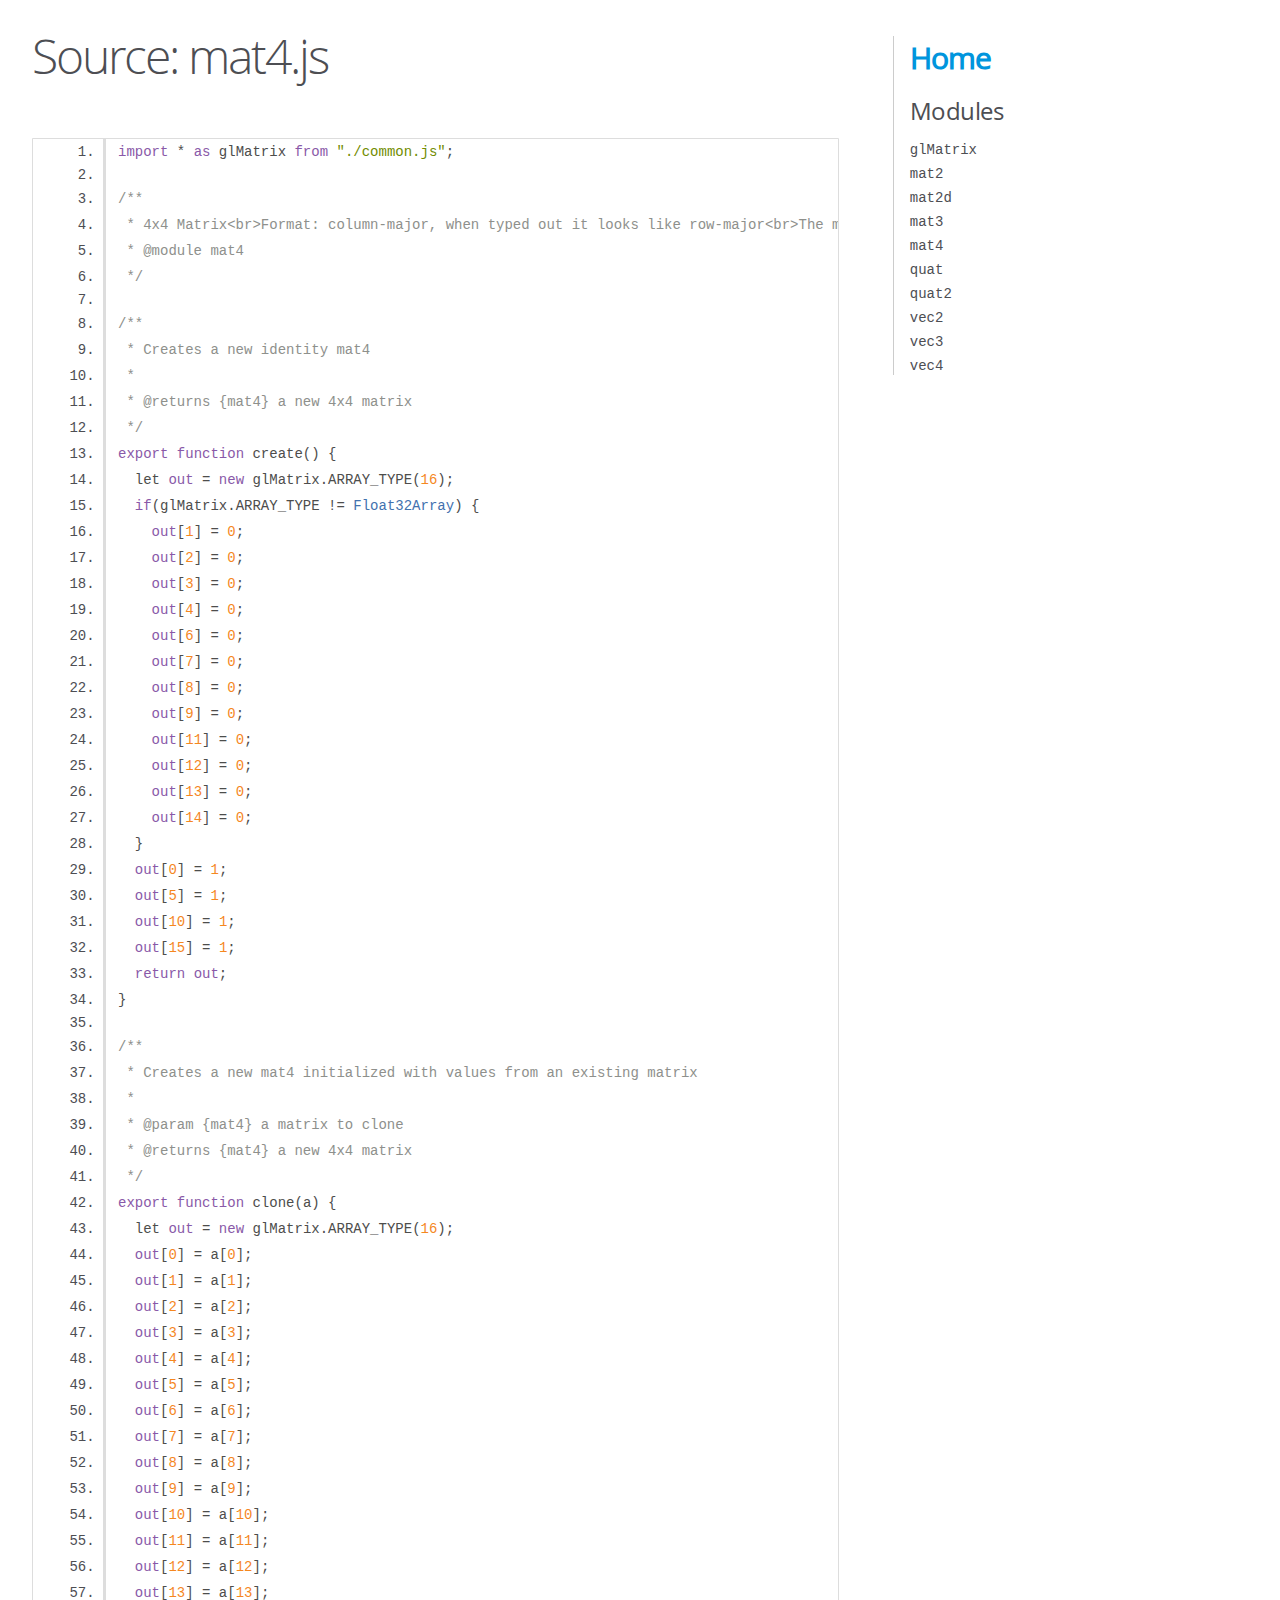
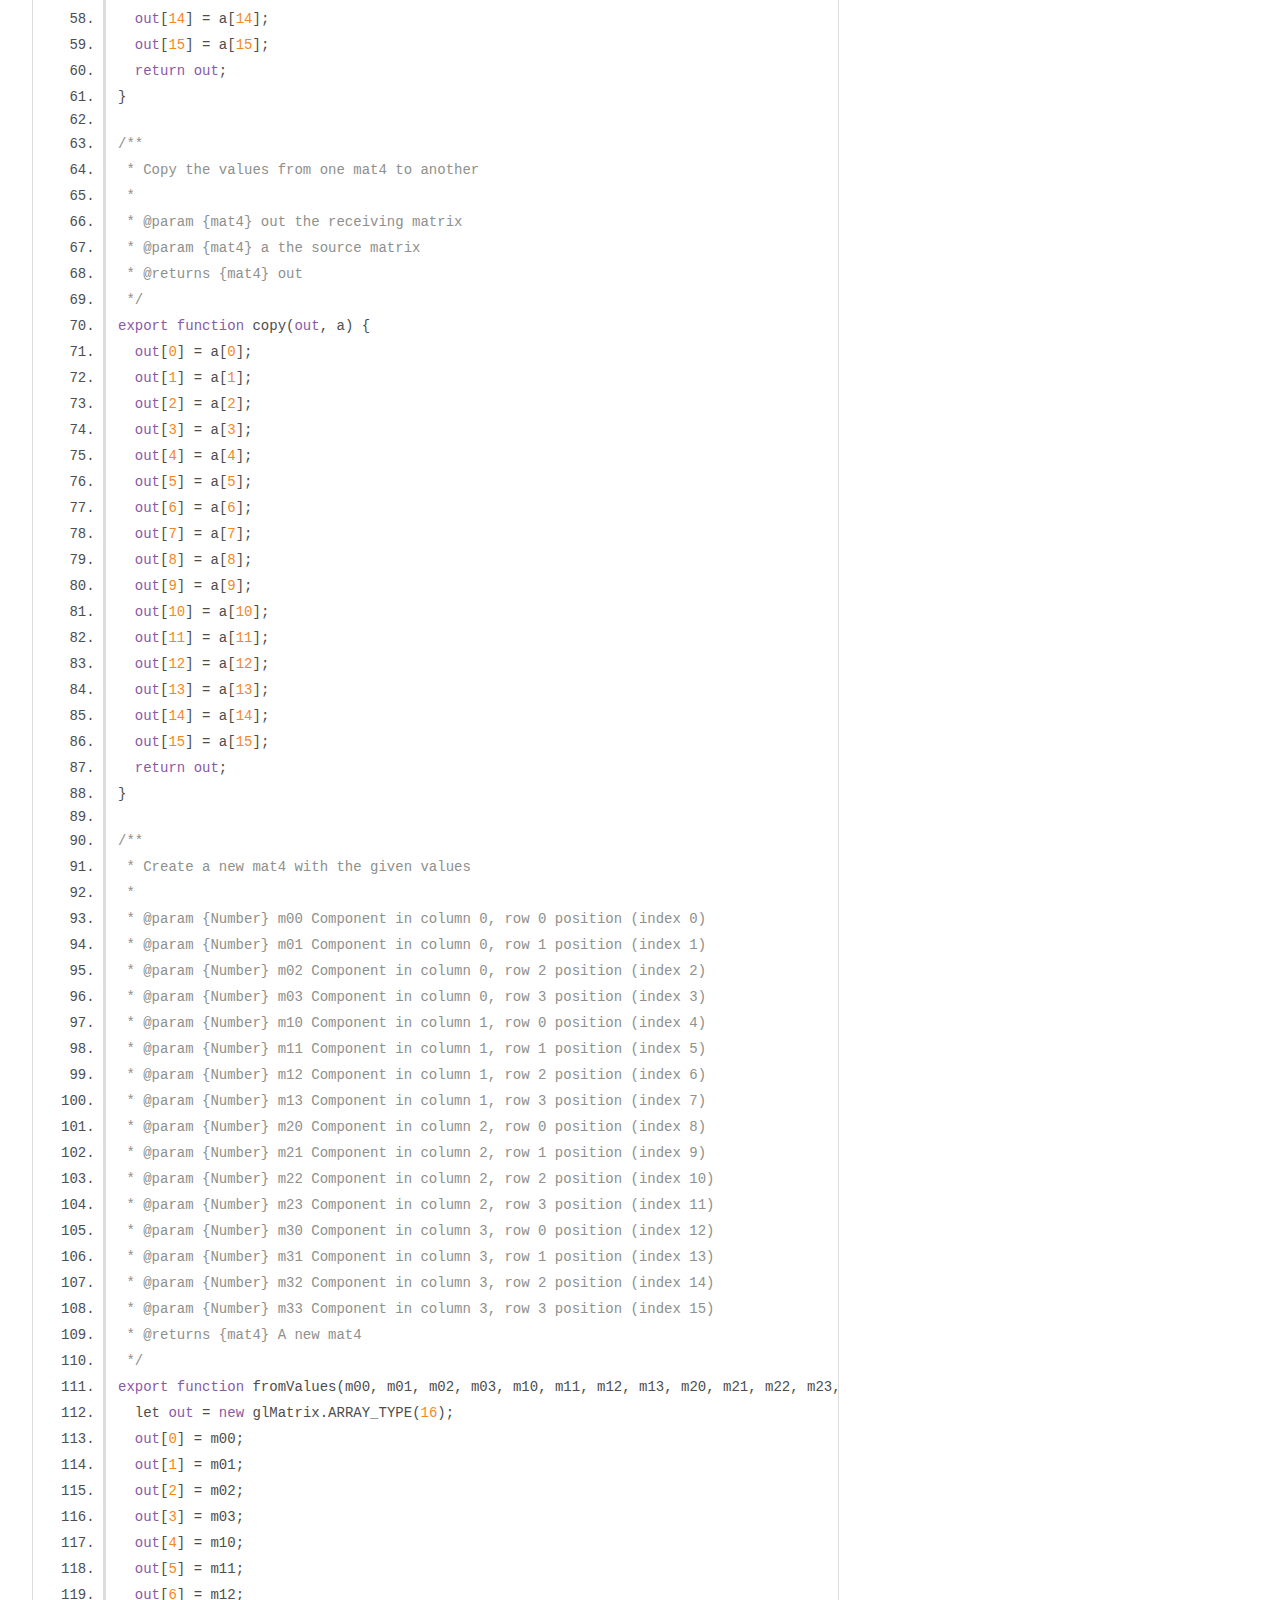
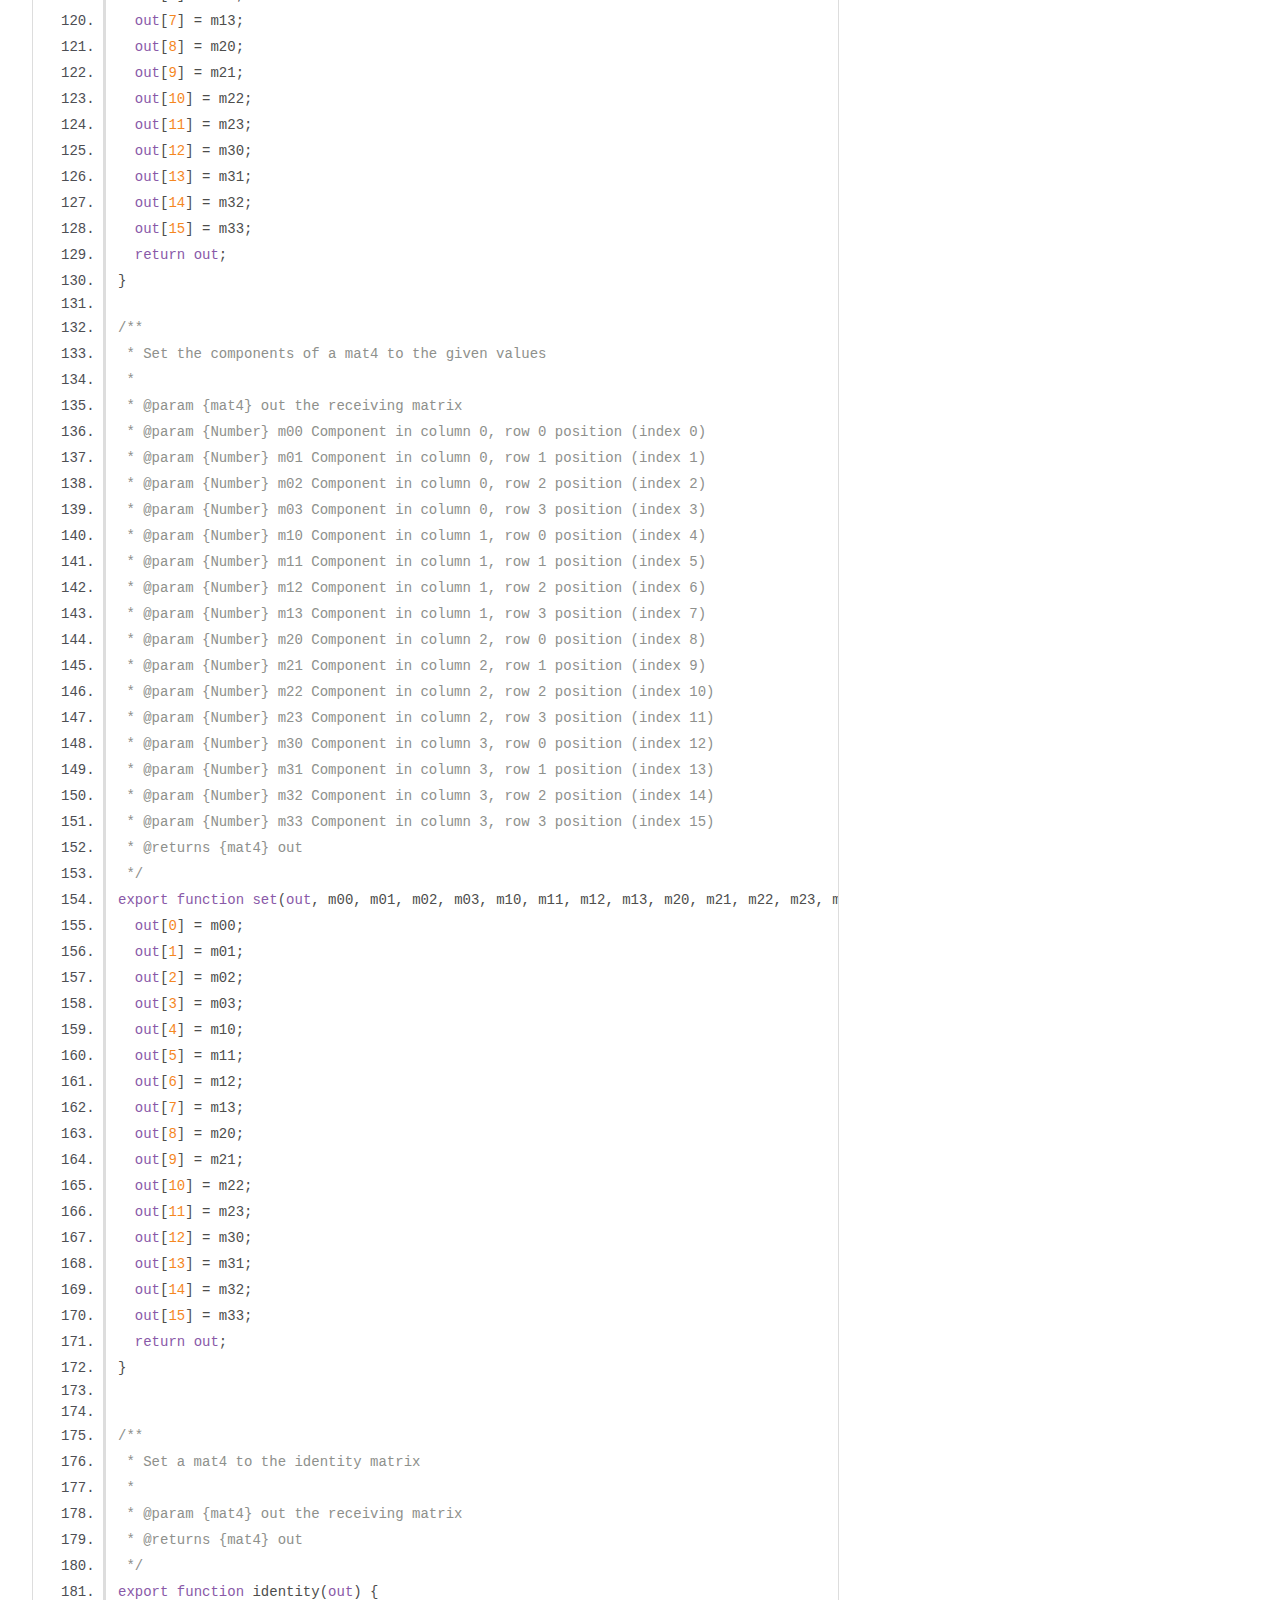
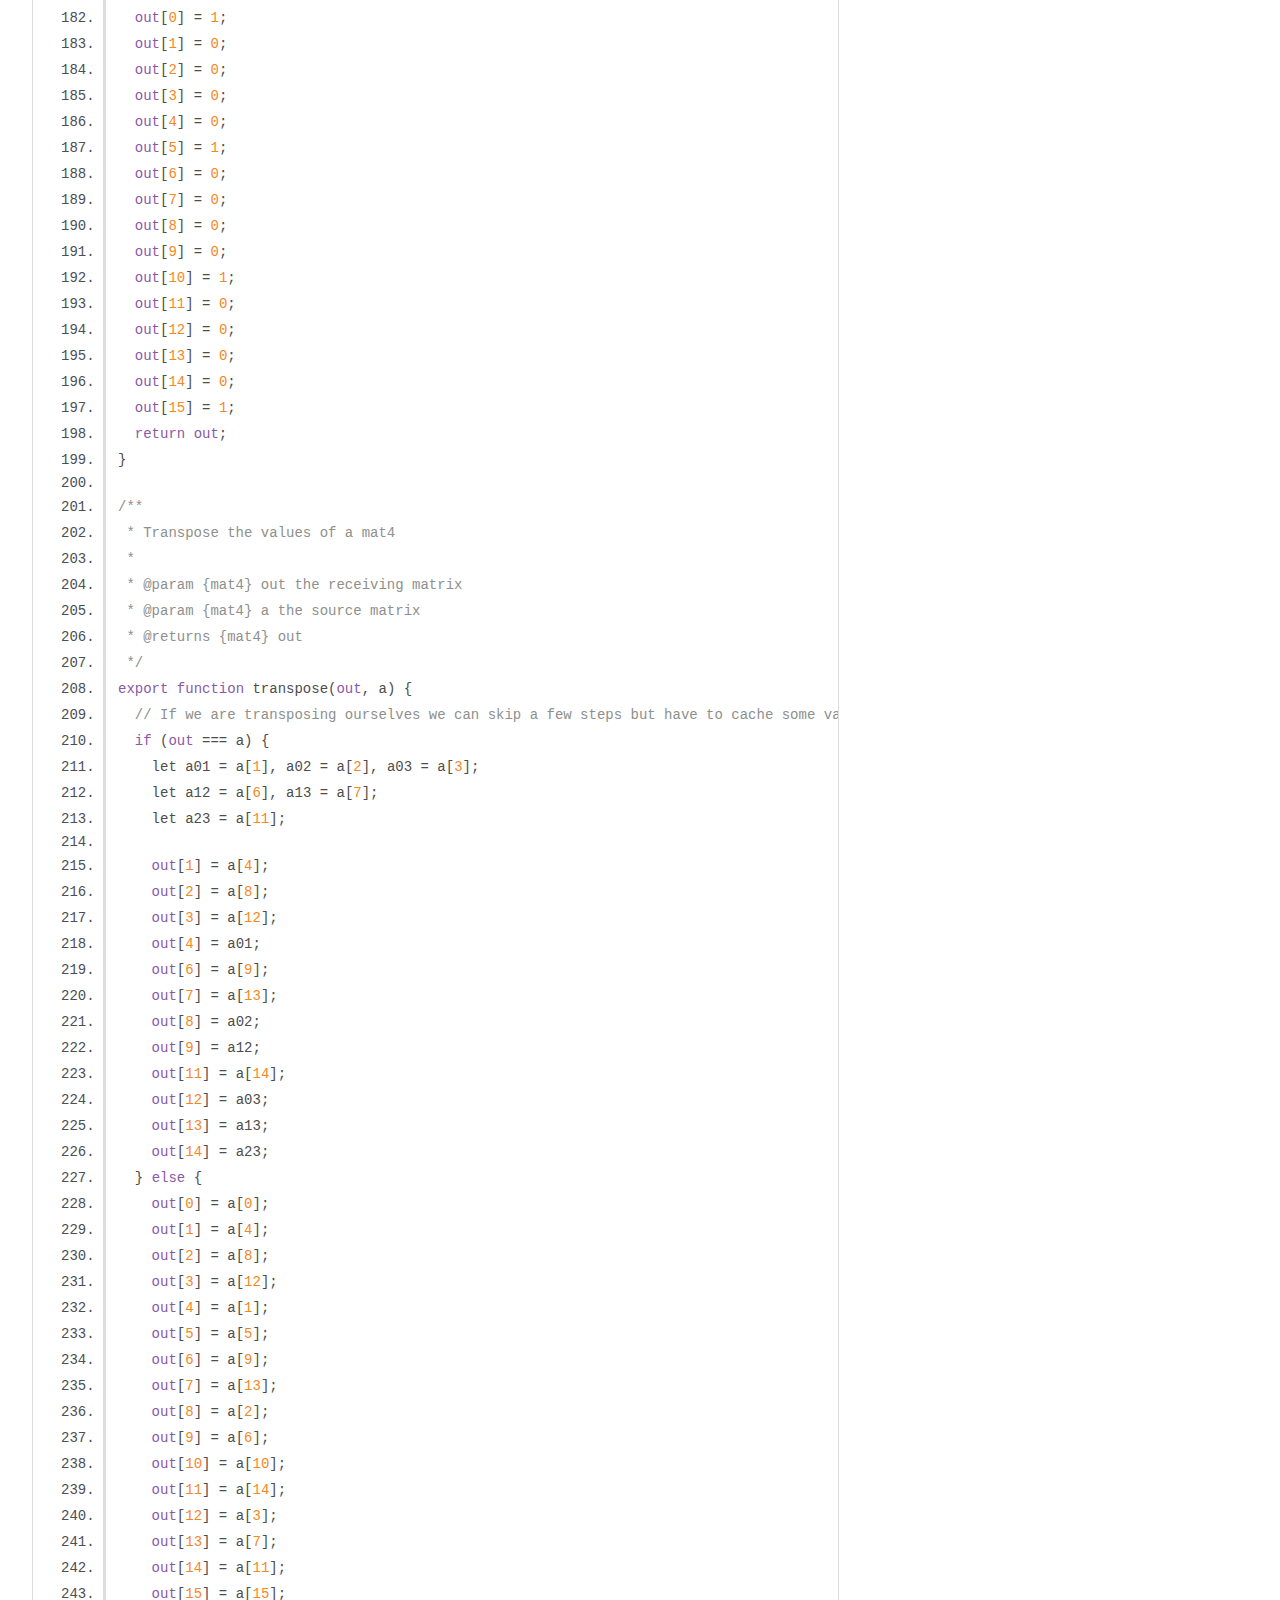
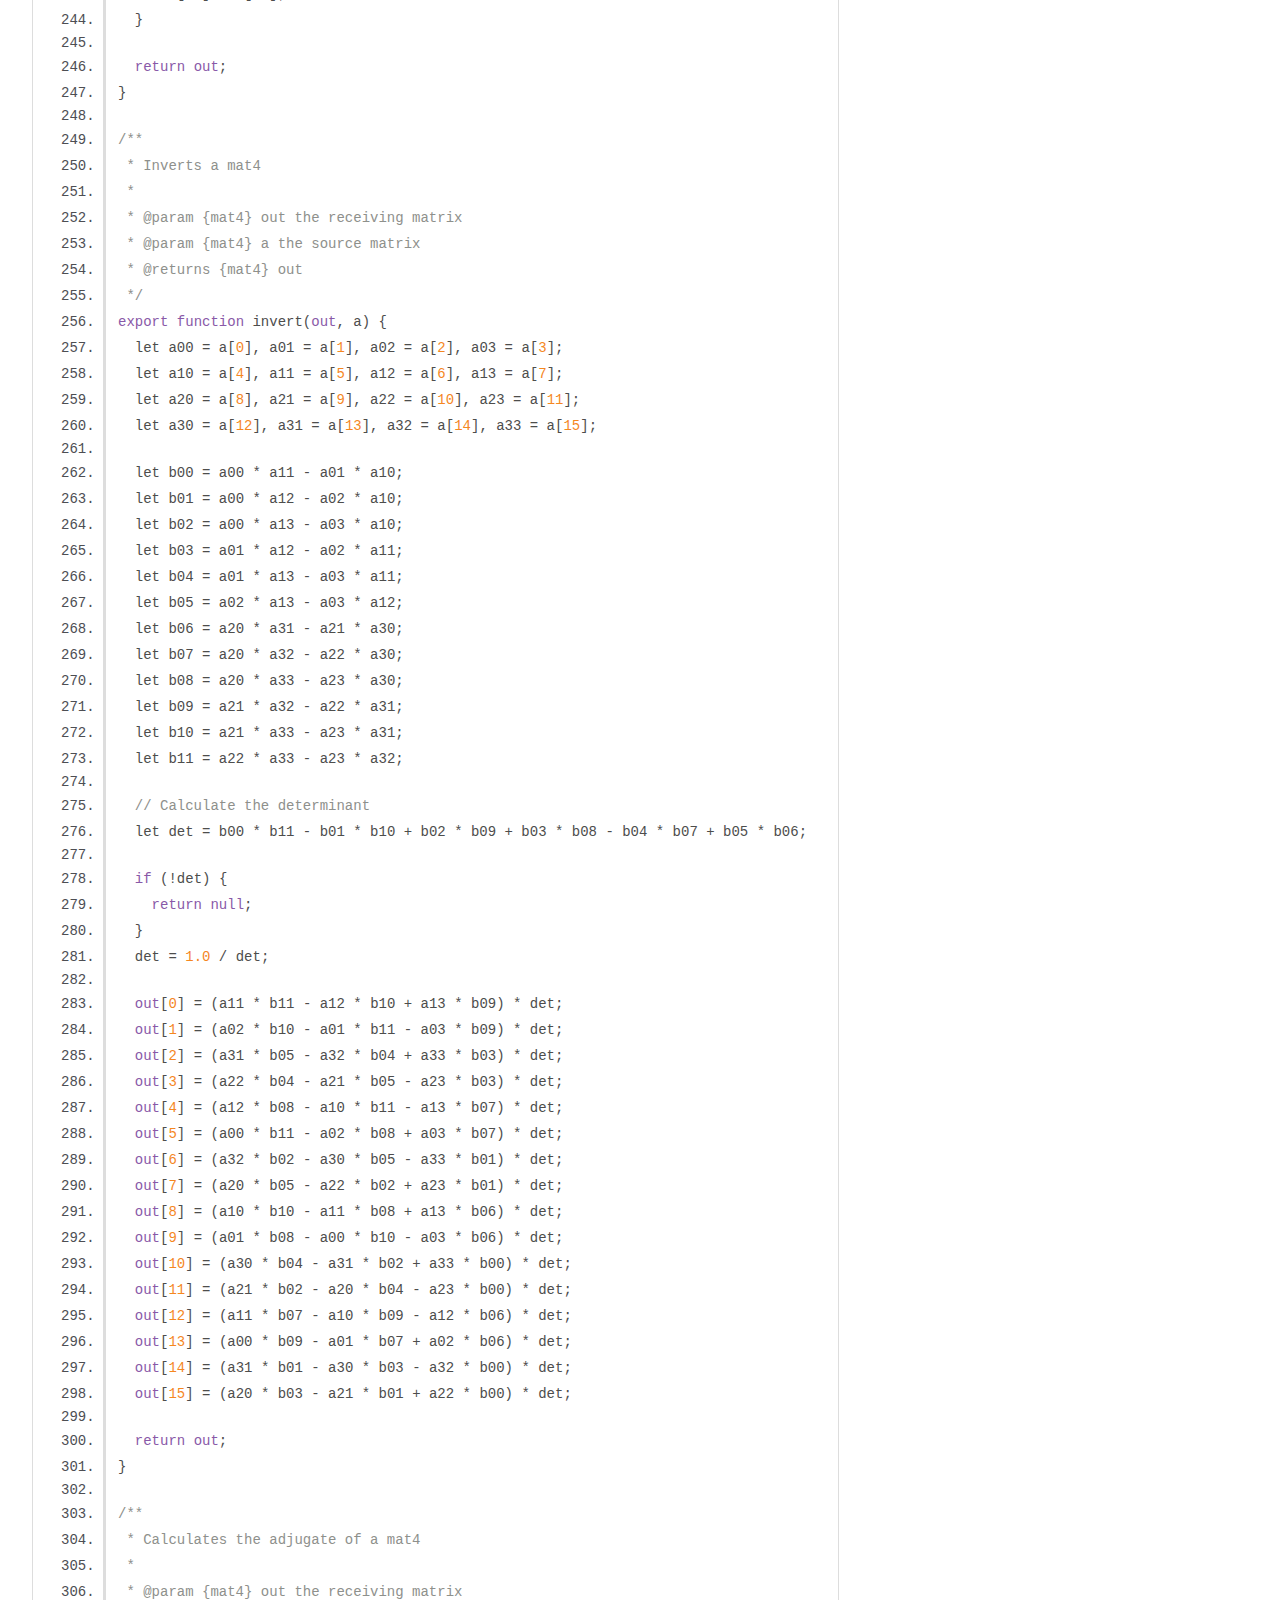
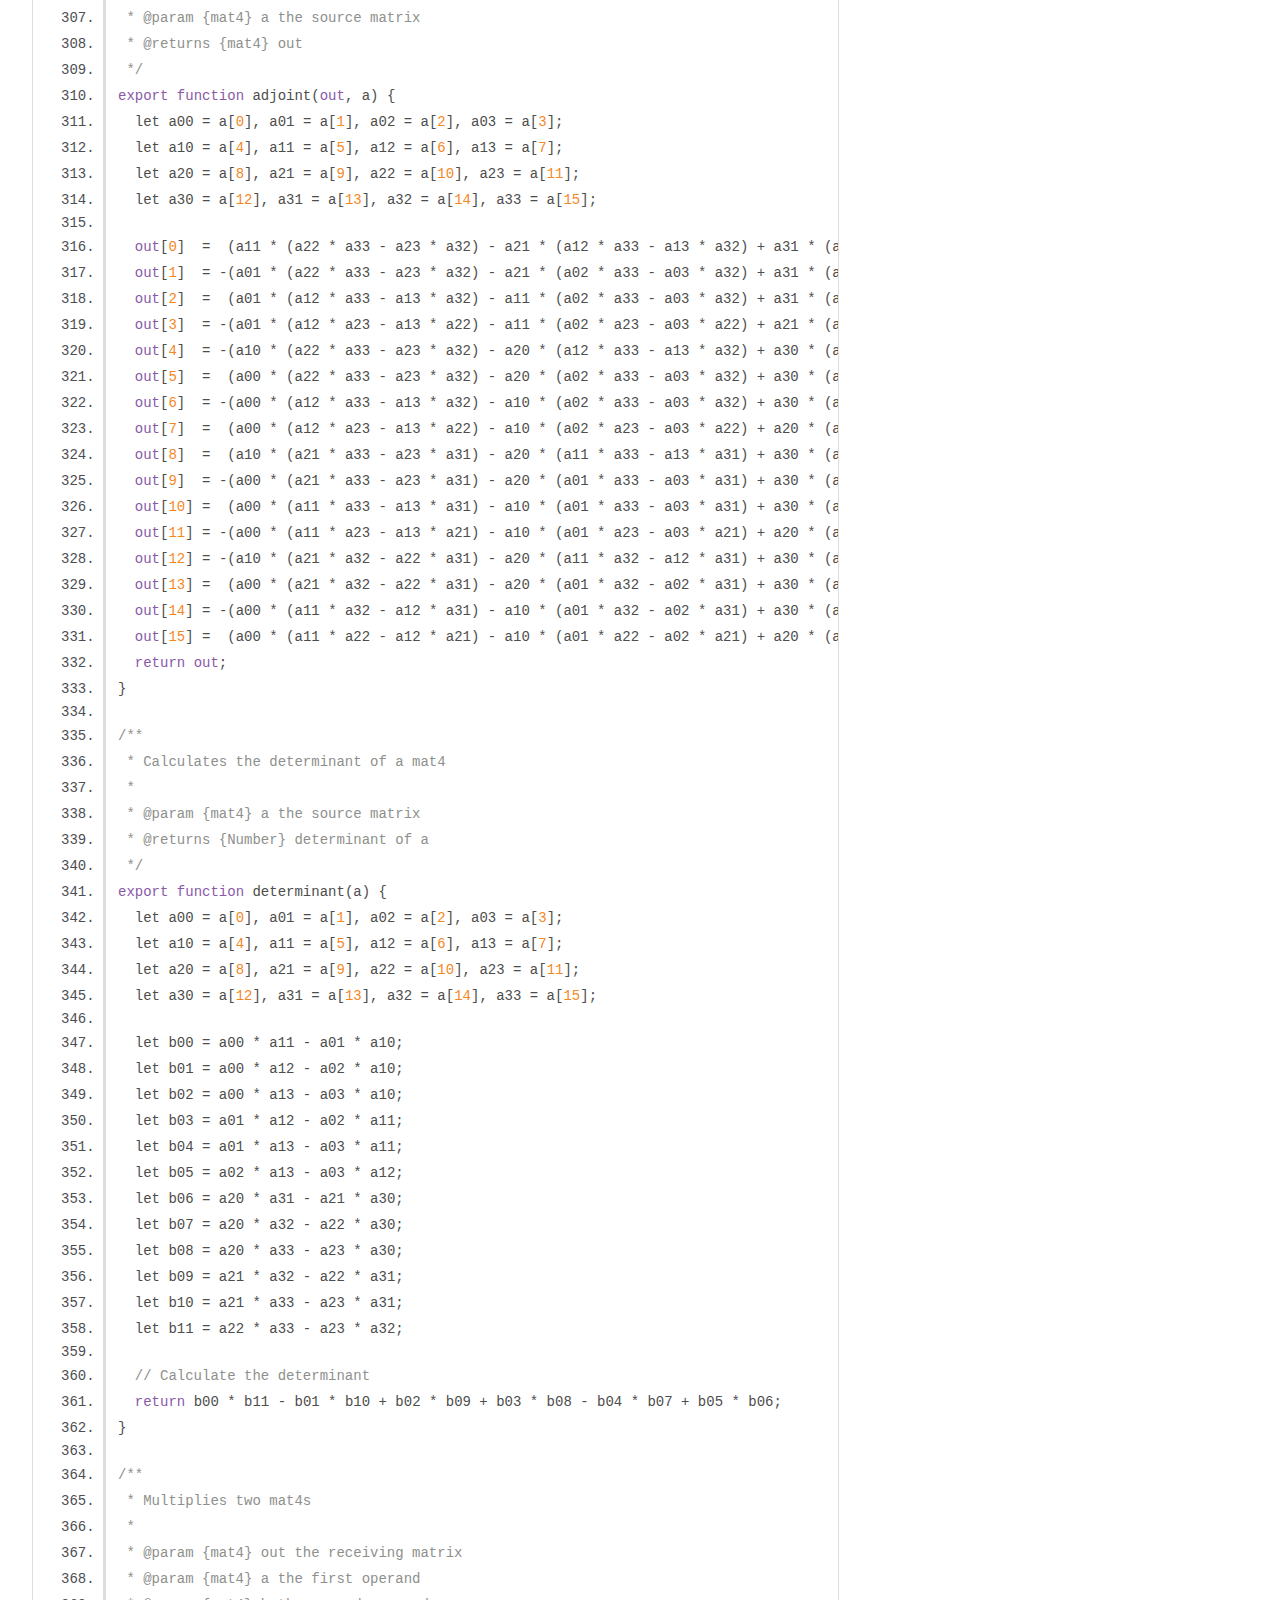
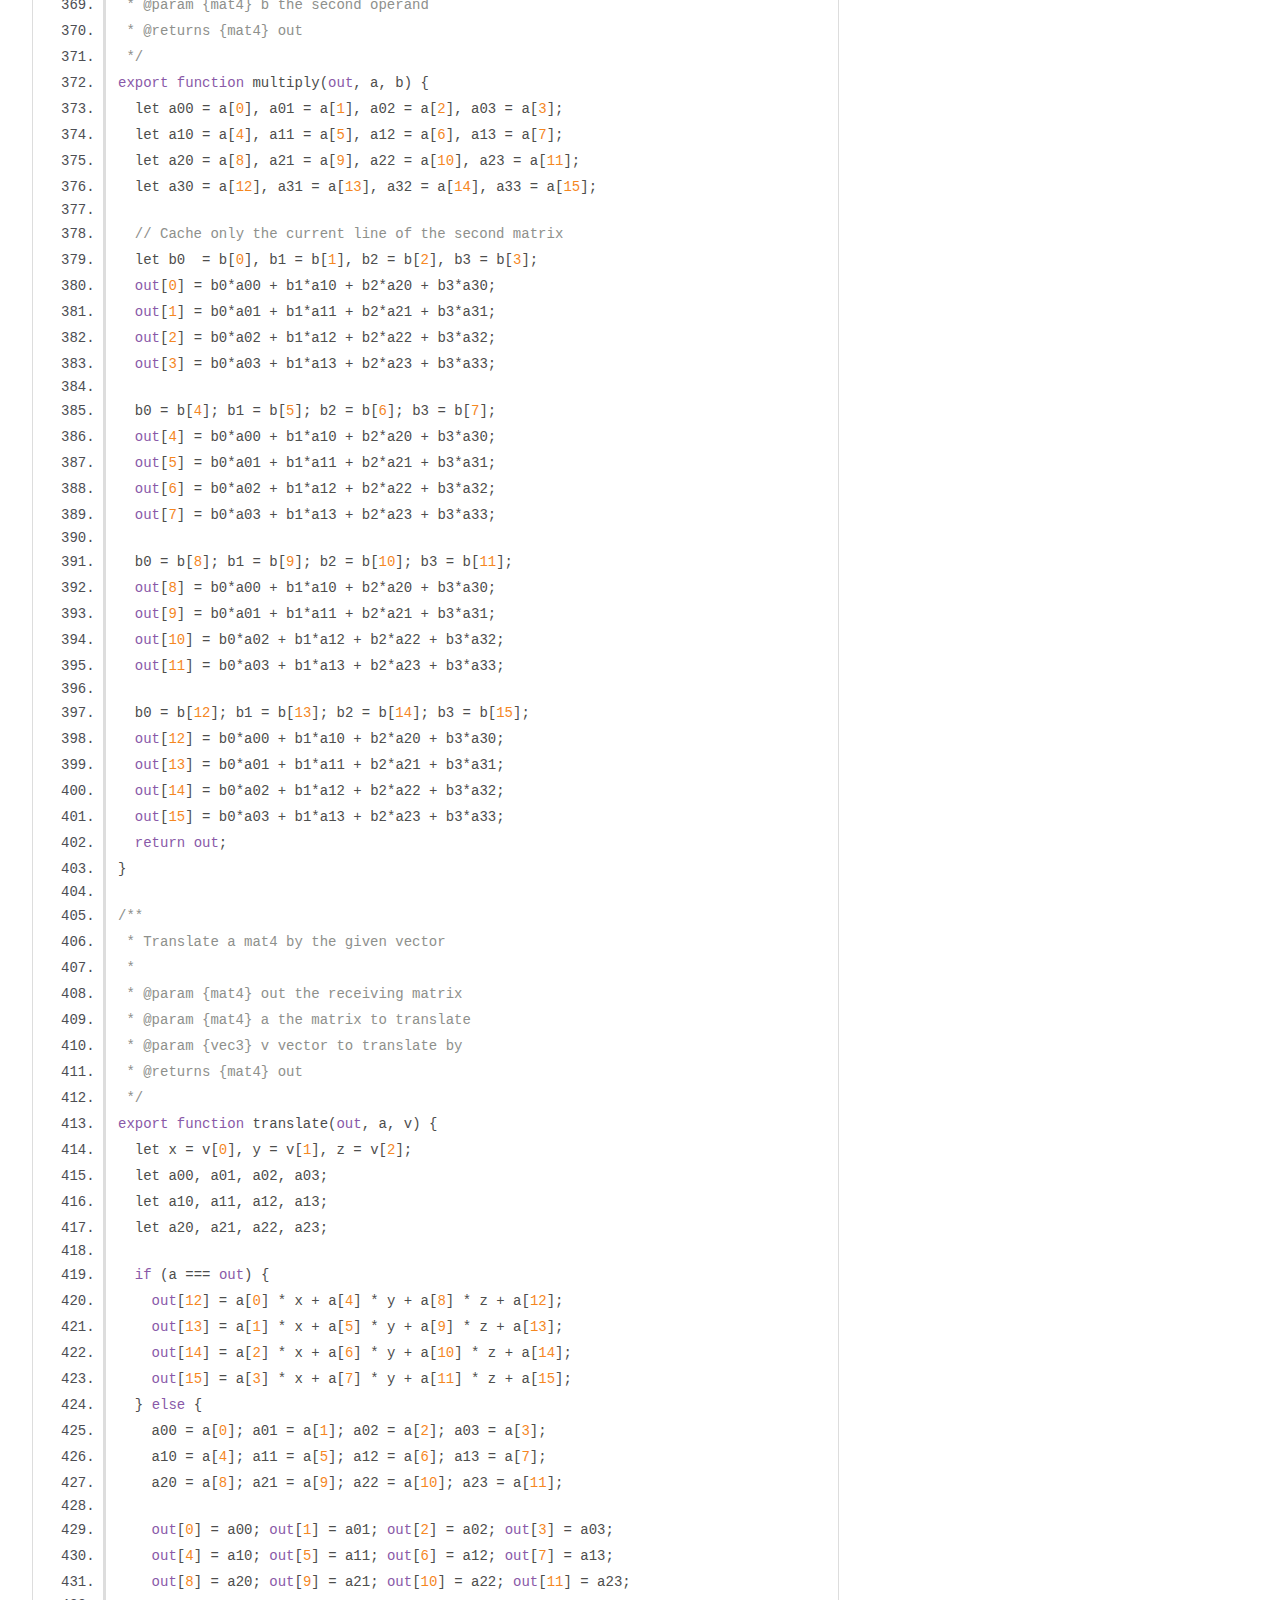
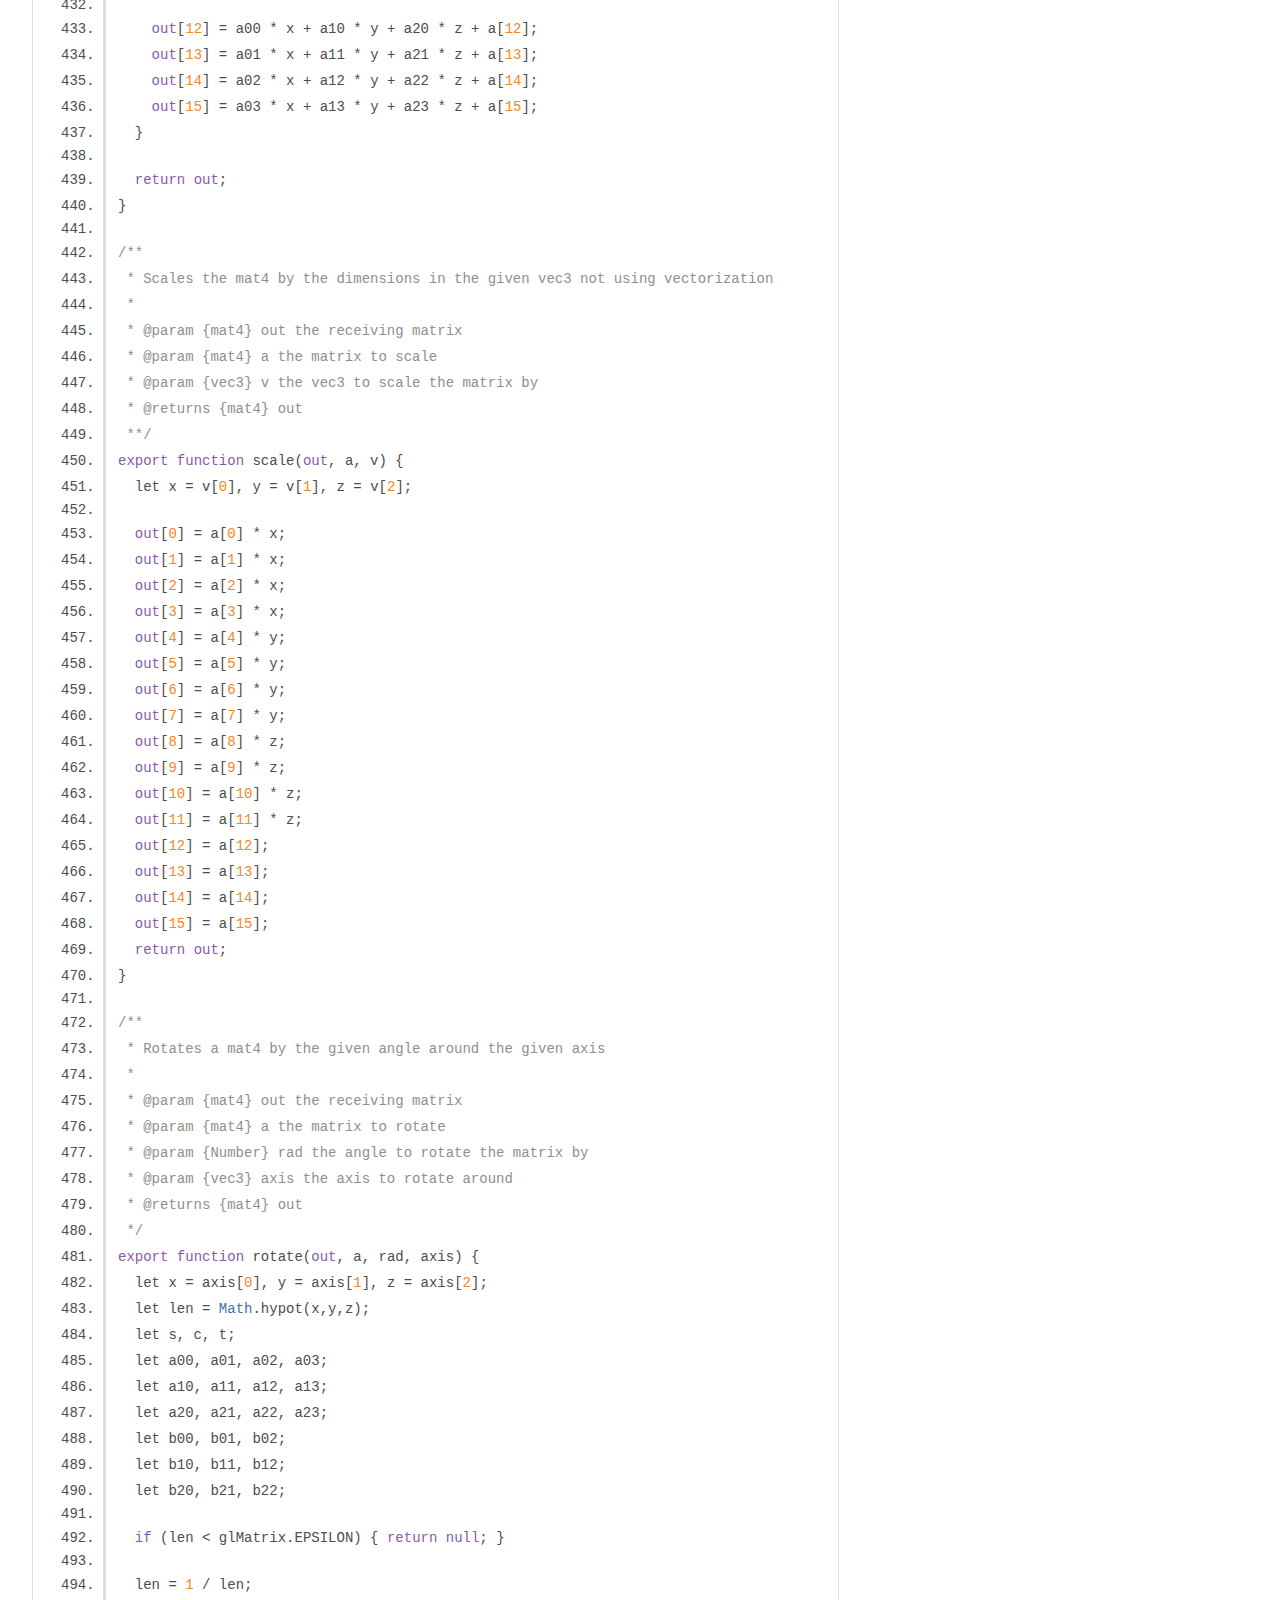
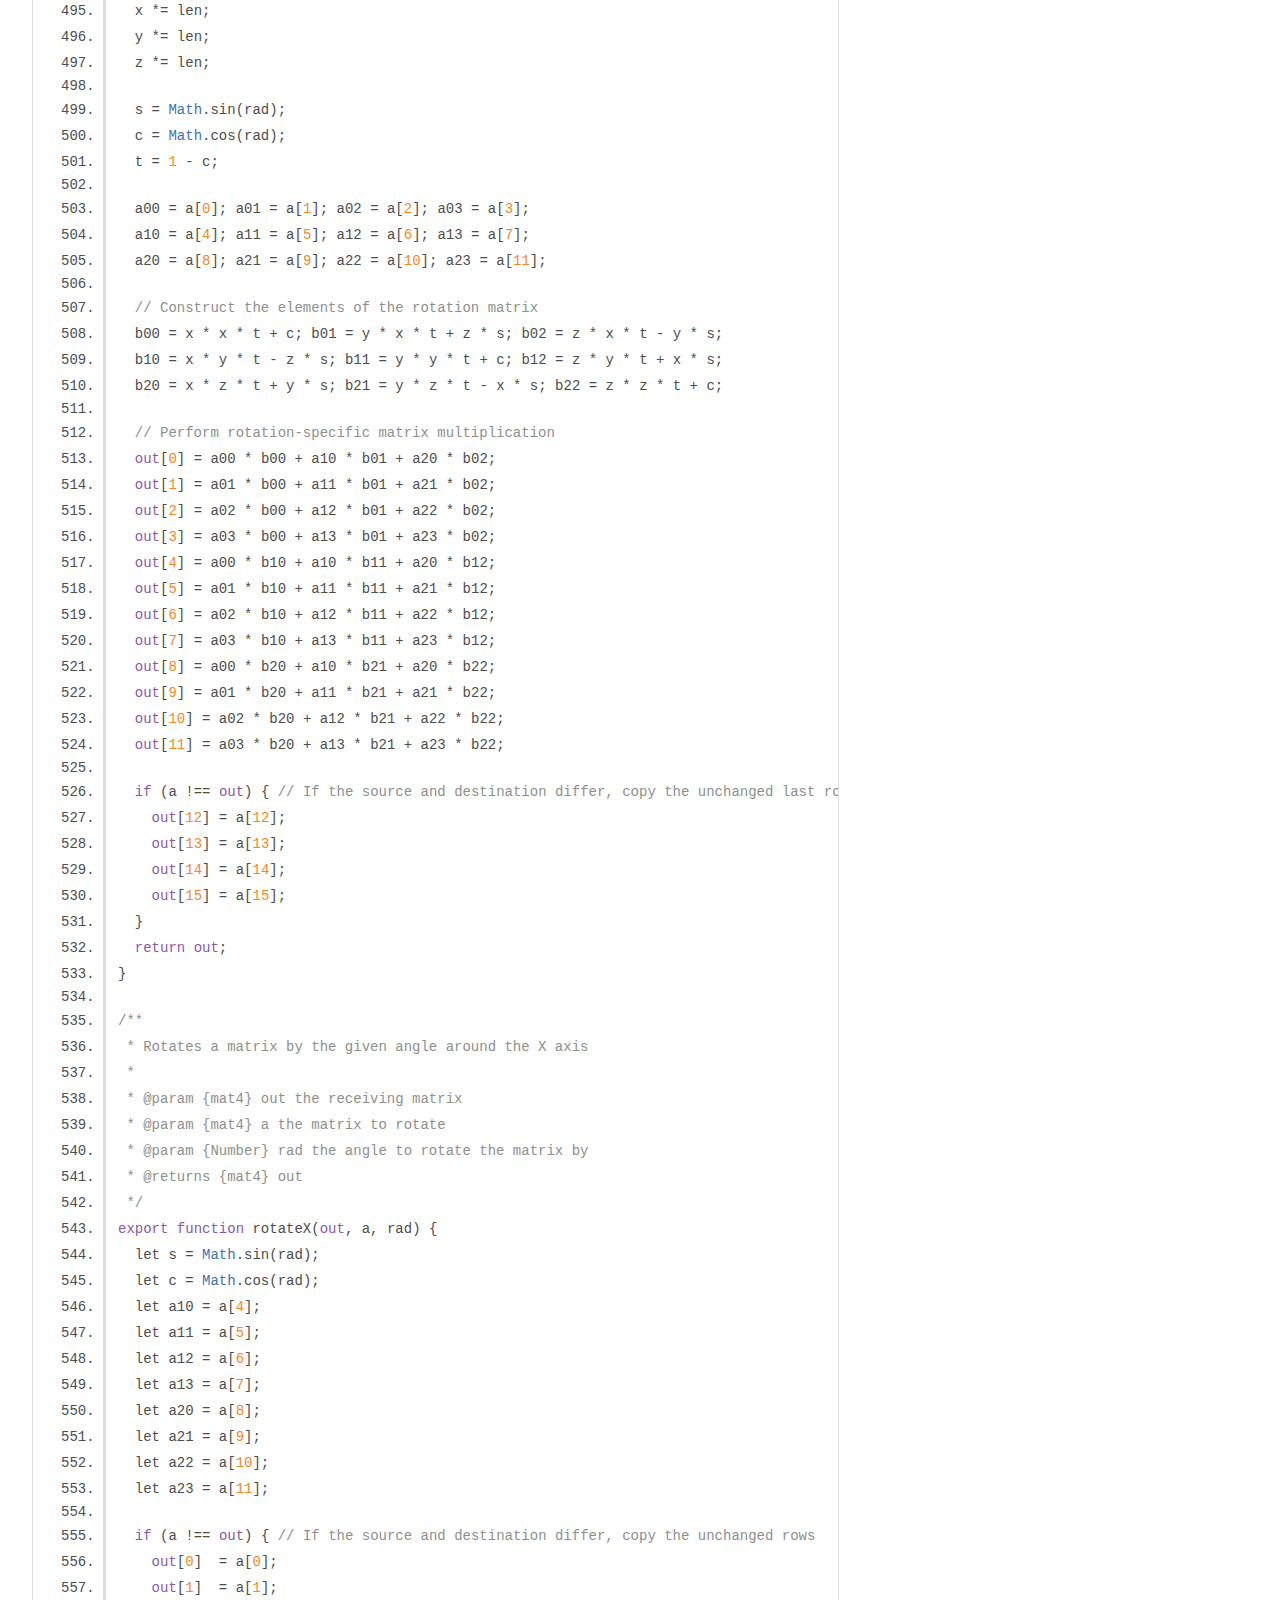
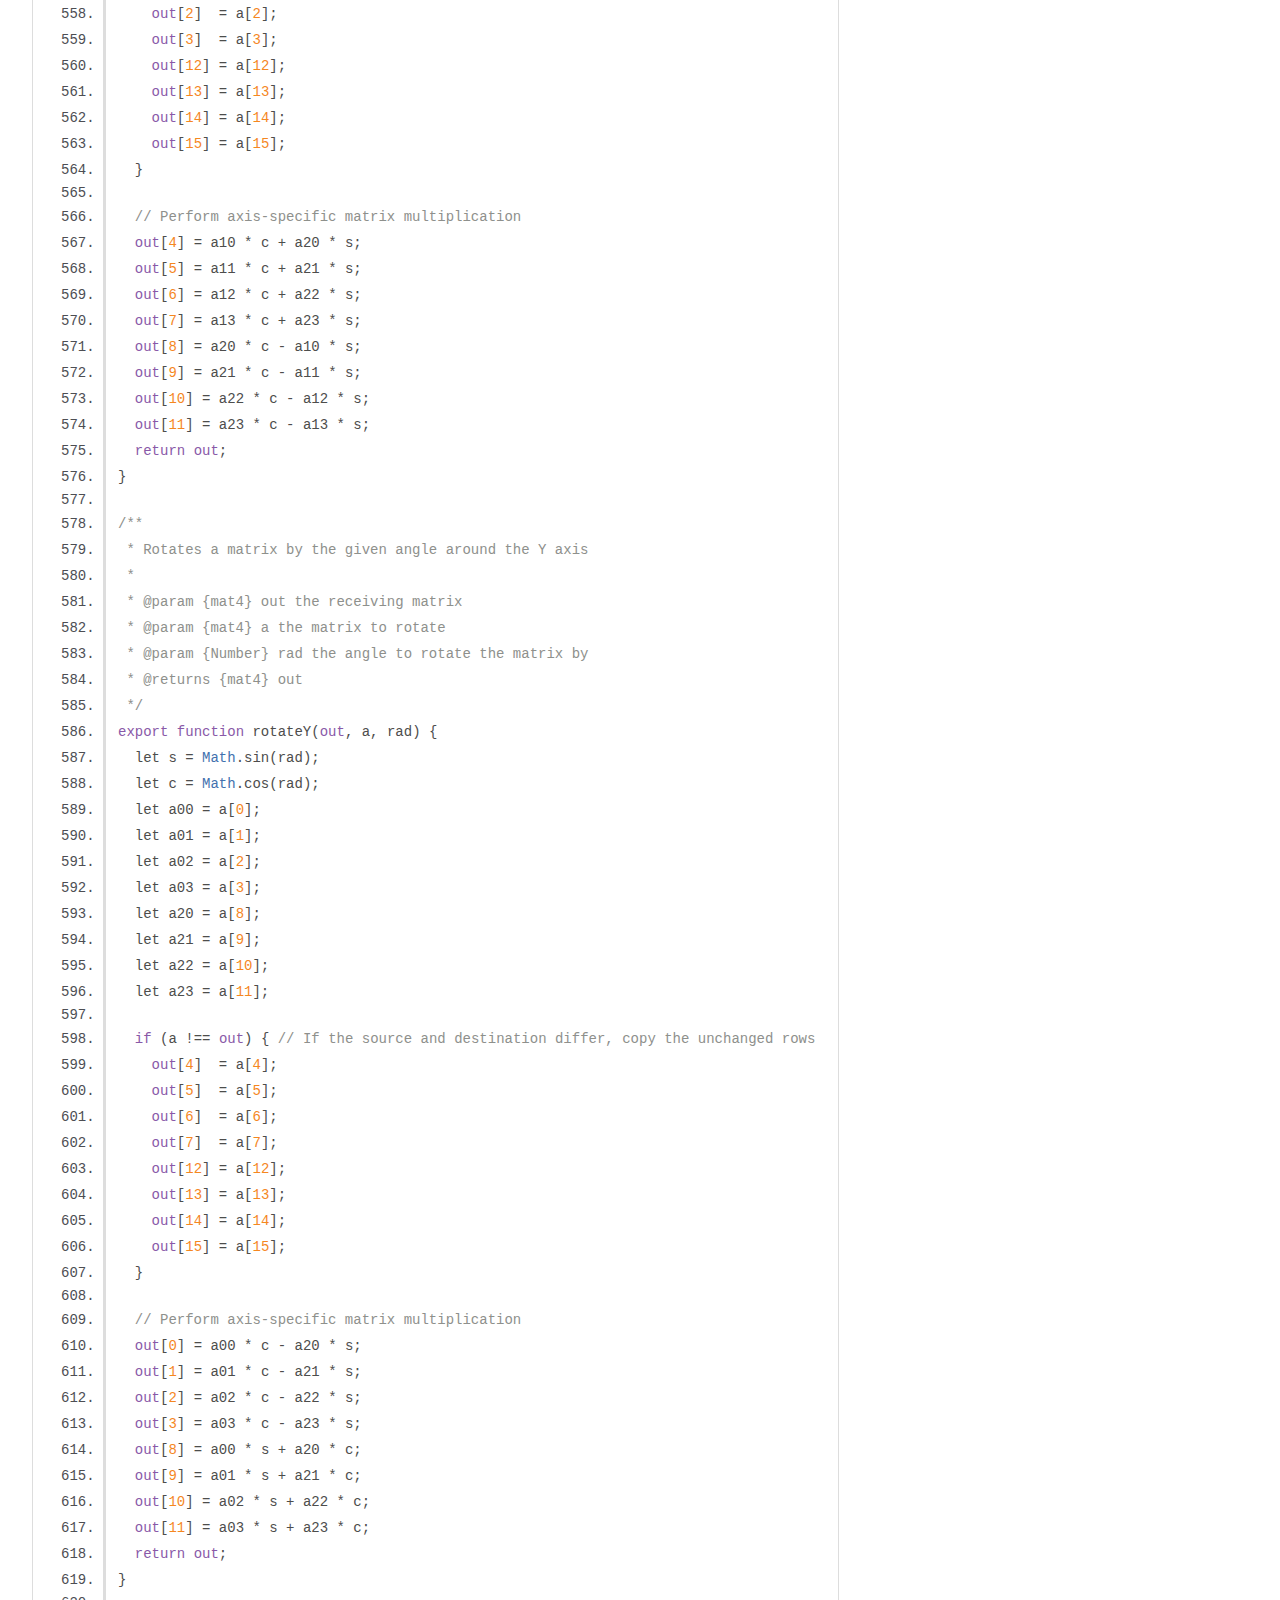
<file: demo_webgl/dev-res/toji-gl-matrix-v3.1.0-6-g0243409/toji-gl-matrix-0243409/docs/mat4.js.html>
<!DOCTYPE html>
<html lang="en">
<head>
    <meta charset="utf-8">
    <title>JSDoc: Source: mat4.js</title>

    <script src="scripts/prettify/prettify.js"> </script>
    <script src="scripts/prettify/lang-css.js"> </script>
    <!--[if lt IE 9]>
      <script src="//html5shiv.googlecode.com/svn/trunk/html5.js"></script>
    <![endif]-->
    <link type="text/css" rel="stylesheet" href="styles/prettify-tomorrow.css">
    <link type="text/css" rel="stylesheet" href="styles/jsdoc-default.css">
</head>

<body>

<div id="main">

    <h1 class="page-title">Source: mat4.js</h1>

    



    
    <section>
        <article>
            <pre class="prettyprint source linenums"><code>import * as glMatrix from "./common.js";

/**
 * 4x4 Matrix&lt;br>Format: column-major, when typed out it looks like row-major&lt;br>The matrices are being post multiplied.
 * @module mat4
 */

/**
 * Creates a new identity mat4
 *
 * @returns {mat4} a new 4x4 matrix
 */
export function create() {
  let out = new glMatrix.ARRAY_TYPE(16);
  if(glMatrix.ARRAY_TYPE != Float32Array) {
    out[1] = 0;
    out[2] = 0;
    out[3] = 0;
    out[4] = 0;
    out[6] = 0;
    out[7] = 0;
    out[8] = 0;
    out[9] = 0;
    out[11] = 0;
    out[12] = 0;
    out[13] = 0;
    out[14] = 0;
  }
  out[0] = 1;
  out[5] = 1;
  out[10] = 1;
  out[15] = 1;
  return out;
}

/**
 * Creates a new mat4 initialized with values from an existing matrix
 *
 * @param {mat4} a matrix to clone
 * @returns {mat4} a new 4x4 matrix
 */
export function clone(a) {
  let out = new glMatrix.ARRAY_TYPE(16);
  out[0] = a[0];
  out[1] = a[1];
  out[2] = a[2];
  out[3] = a[3];
  out[4] = a[4];
  out[5] = a[5];
  out[6] = a[6];
  out[7] = a[7];
  out[8] = a[8];
  out[9] = a[9];
  out[10] = a[10];
  out[11] = a[11];
  out[12] = a[12];
  out[13] = a[13];
  out[14] = a[14];
  out[15] = a[15];
  return out;
}

/**
 * Copy the values from one mat4 to another
 *
 * @param {mat4} out the receiving matrix
 * @param {mat4} a the source matrix
 * @returns {mat4} out
 */
export function copy(out, a) {
  out[0] = a[0];
  out[1] = a[1];
  out[2] = a[2];
  out[3] = a[3];
  out[4] = a[4];
  out[5] = a[5];
  out[6] = a[6];
  out[7] = a[7];
  out[8] = a[8];
  out[9] = a[9];
  out[10] = a[10];
  out[11] = a[11];
  out[12] = a[12];
  out[13] = a[13];
  out[14] = a[14];
  out[15] = a[15];
  return out;
}

/**
 * Create a new mat4 with the given values
 *
 * @param {Number} m00 Component in column 0, row 0 position (index 0)
 * @param {Number} m01 Component in column 0, row 1 position (index 1)
 * @param {Number} m02 Component in column 0, row 2 position (index 2)
 * @param {Number} m03 Component in column 0, row 3 position (index 3)
 * @param {Number} m10 Component in column 1, row 0 position (index 4)
 * @param {Number} m11 Component in column 1, row 1 position (index 5)
 * @param {Number} m12 Component in column 1, row 2 position (index 6)
 * @param {Number} m13 Component in column 1, row 3 position (index 7)
 * @param {Number} m20 Component in column 2, row 0 position (index 8)
 * @param {Number} m21 Component in column 2, row 1 position (index 9)
 * @param {Number} m22 Component in column 2, row 2 position (index 10)
 * @param {Number} m23 Component in column 2, row 3 position (index 11)
 * @param {Number} m30 Component in column 3, row 0 position (index 12)
 * @param {Number} m31 Component in column 3, row 1 position (index 13)
 * @param {Number} m32 Component in column 3, row 2 position (index 14)
 * @param {Number} m33 Component in column 3, row 3 position (index 15)
 * @returns {mat4} A new mat4
 */
export function fromValues(m00, m01, m02, m03, m10, m11, m12, m13, m20, m21, m22, m23, m30, m31, m32, m33) {
  let out = new glMatrix.ARRAY_TYPE(16);
  out[0] = m00;
  out[1] = m01;
  out[2] = m02;
  out[3] = m03;
  out[4] = m10;
  out[5] = m11;
  out[6] = m12;
  out[7] = m13;
  out[8] = m20;
  out[9] = m21;
  out[10] = m22;
  out[11] = m23;
  out[12] = m30;
  out[13] = m31;
  out[14] = m32;
  out[15] = m33;
  return out;
}

/**
 * Set the components of a mat4 to the given values
 *
 * @param {mat4} out the receiving matrix
 * @param {Number} m00 Component in column 0, row 0 position (index 0)
 * @param {Number} m01 Component in column 0, row 1 position (index 1)
 * @param {Number} m02 Component in column 0, row 2 position (index 2)
 * @param {Number} m03 Component in column 0, row 3 position (index 3)
 * @param {Number} m10 Component in column 1, row 0 position (index 4)
 * @param {Number} m11 Component in column 1, row 1 position (index 5)
 * @param {Number} m12 Component in column 1, row 2 position (index 6)
 * @param {Number} m13 Component in column 1, row 3 position (index 7)
 * @param {Number} m20 Component in column 2, row 0 position (index 8)
 * @param {Number} m21 Component in column 2, row 1 position (index 9)
 * @param {Number} m22 Component in column 2, row 2 position (index 10)
 * @param {Number} m23 Component in column 2, row 3 position (index 11)
 * @param {Number} m30 Component in column 3, row 0 position (index 12)
 * @param {Number} m31 Component in column 3, row 1 position (index 13)
 * @param {Number} m32 Component in column 3, row 2 position (index 14)
 * @param {Number} m33 Component in column 3, row 3 position (index 15)
 * @returns {mat4} out
 */
export function set(out, m00, m01, m02, m03, m10, m11, m12, m13, m20, m21, m22, m23, m30, m31, m32, m33) {
  out[0] = m00;
  out[1] = m01;
  out[2] = m02;
  out[3] = m03;
  out[4] = m10;
  out[5] = m11;
  out[6] = m12;
  out[7] = m13;
  out[8] = m20;
  out[9] = m21;
  out[10] = m22;
  out[11] = m23;
  out[12] = m30;
  out[13] = m31;
  out[14] = m32;
  out[15] = m33;
  return out;
}


/**
 * Set a mat4 to the identity matrix
 *
 * @param {mat4} out the receiving matrix
 * @returns {mat4} out
 */
export function identity(out) {
  out[0] = 1;
  out[1] = 0;
  out[2] = 0;
  out[3] = 0;
  out[4] = 0;
  out[5] = 1;
  out[6] = 0;
  out[7] = 0;
  out[8] = 0;
  out[9] = 0;
  out[10] = 1;
  out[11] = 0;
  out[12] = 0;
  out[13] = 0;
  out[14] = 0;
  out[15] = 1;
  return out;
}

/**
 * Transpose the values of a mat4
 *
 * @param {mat4} out the receiving matrix
 * @param {mat4} a the source matrix
 * @returns {mat4} out
 */
export function transpose(out, a) {
  // If we are transposing ourselves we can skip a few steps but have to cache some values
  if (out === a) {
    let a01 = a[1], a02 = a[2], a03 = a[3];
    let a12 = a[6], a13 = a[7];
    let a23 = a[11];

    out[1] = a[4];
    out[2] = a[8];
    out[3] = a[12];
    out[4] = a01;
    out[6] = a[9];
    out[7] = a[13];
    out[8] = a02;
    out[9] = a12;
    out[11] = a[14];
    out[12] = a03;
    out[13] = a13;
    out[14] = a23;
  } else {
    out[0] = a[0];
    out[1] = a[4];
    out[2] = a[8];
    out[3] = a[12];
    out[4] = a[1];
    out[5] = a[5];
    out[6] = a[9];
    out[7] = a[13];
    out[8] = a[2];
    out[9] = a[6];
    out[10] = a[10];
    out[11] = a[14];
    out[12] = a[3];
    out[13] = a[7];
    out[14] = a[11];
    out[15] = a[15];
  }

  return out;
}

/**
 * Inverts a mat4
 *
 * @param {mat4} out the receiving matrix
 * @param {mat4} a the source matrix
 * @returns {mat4} out
 */
export function invert(out, a) {
  let a00 = a[0], a01 = a[1], a02 = a[2], a03 = a[3];
  let a10 = a[4], a11 = a[5], a12 = a[6], a13 = a[7];
  let a20 = a[8], a21 = a[9], a22 = a[10], a23 = a[11];
  let a30 = a[12], a31 = a[13], a32 = a[14], a33 = a[15];

  let b00 = a00 * a11 - a01 * a10;
  let b01 = a00 * a12 - a02 * a10;
  let b02 = a00 * a13 - a03 * a10;
  let b03 = a01 * a12 - a02 * a11;
  let b04 = a01 * a13 - a03 * a11;
  let b05 = a02 * a13 - a03 * a12;
  let b06 = a20 * a31 - a21 * a30;
  let b07 = a20 * a32 - a22 * a30;
  let b08 = a20 * a33 - a23 * a30;
  let b09 = a21 * a32 - a22 * a31;
  let b10 = a21 * a33 - a23 * a31;
  let b11 = a22 * a33 - a23 * a32;

  // Calculate the determinant
  let det = b00 * b11 - b01 * b10 + b02 * b09 + b03 * b08 - b04 * b07 + b05 * b06;

  if (!det) {
    return null;
  }
  det = 1.0 / det;

  out[0] = (a11 * b11 - a12 * b10 + a13 * b09) * det;
  out[1] = (a02 * b10 - a01 * b11 - a03 * b09) * det;
  out[2] = (a31 * b05 - a32 * b04 + a33 * b03) * det;
  out[3] = (a22 * b04 - a21 * b05 - a23 * b03) * det;
  out[4] = (a12 * b08 - a10 * b11 - a13 * b07) * det;
  out[5] = (a00 * b11 - a02 * b08 + a03 * b07) * det;
  out[6] = (a32 * b02 - a30 * b05 - a33 * b01) * det;
  out[7] = (a20 * b05 - a22 * b02 + a23 * b01) * det;
  out[8] = (a10 * b10 - a11 * b08 + a13 * b06) * det;
  out[9] = (a01 * b08 - a00 * b10 - a03 * b06) * det;
  out[10] = (a30 * b04 - a31 * b02 + a33 * b00) * det;
  out[11] = (a21 * b02 - a20 * b04 - a23 * b00) * det;
  out[12] = (a11 * b07 - a10 * b09 - a12 * b06) * det;
  out[13] = (a00 * b09 - a01 * b07 + a02 * b06) * det;
  out[14] = (a31 * b01 - a30 * b03 - a32 * b00) * det;
  out[15] = (a20 * b03 - a21 * b01 + a22 * b00) * det;

  return out;
}

/**
 * Calculates the adjugate of a mat4
 *
 * @param {mat4} out the receiving matrix
 * @param {mat4} a the source matrix
 * @returns {mat4} out
 */
export function adjoint(out, a) {
  let a00 = a[0], a01 = a[1], a02 = a[2], a03 = a[3];
  let a10 = a[4], a11 = a[5], a12 = a[6], a13 = a[7];
  let a20 = a[8], a21 = a[9], a22 = a[10], a23 = a[11];
  let a30 = a[12], a31 = a[13], a32 = a[14], a33 = a[15];

  out[0]  =  (a11 * (a22 * a33 - a23 * a32) - a21 * (a12 * a33 - a13 * a32) + a31 * (a12 * a23 - a13 * a22));
  out[1]  = -(a01 * (a22 * a33 - a23 * a32) - a21 * (a02 * a33 - a03 * a32) + a31 * (a02 * a23 - a03 * a22));
  out[2]  =  (a01 * (a12 * a33 - a13 * a32) - a11 * (a02 * a33 - a03 * a32) + a31 * (a02 * a13 - a03 * a12));
  out[3]  = -(a01 * (a12 * a23 - a13 * a22) - a11 * (a02 * a23 - a03 * a22) + a21 * (a02 * a13 - a03 * a12));
  out[4]  = -(a10 * (a22 * a33 - a23 * a32) - a20 * (a12 * a33 - a13 * a32) + a30 * (a12 * a23 - a13 * a22));
  out[5]  =  (a00 * (a22 * a33 - a23 * a32) - a20 * (a02 * a33 - a03 * a32) + a30 * (a02 * a23 - a03 * a22));
  out[6]  = -(a00 * (a12 * a33 - a13 * a32) - a10 * (a02 * a33 - a03 * a32) + a30 * (a02 * a13 - a03 * a12));
  out[7]  =  (a00 * (a12 * a23 - a13 * a22) - a10 * (a02 * a23 - a03 * a22) + a20 * (a02 * a13 - a03 * a12));
  out[8]  =  (a10 * (a21 * a33 - a23 * a31) - a20 * (a11 * a33 - a13 * a31) + a30 * (a11 * a23 - a13 * a21));
  out[9]  = -(a00 * (a21 * a33 - a23 * a31) - a20 * (a01 * a33 - a03 * a31) + a30 * (a01 * a23 - a03 * a21));
  out[10] =  (a00 * (a11 * a33 - a13 * a31) - a10 * (a01 * a33 - a03 * a31) + a30 * (a01 * a13 - a03 * a11));
  out[11] = -(a00 * (a11 * a23 - a13 * a21) - a10 * (a01 * a23 - a03 * a21) + a20 * (a01 * a13 - a03 * a11));
  out[12] = -(a10 * (a21 * a32 - a22 * a31) - a20 * (a11 * a32 - a12 * a31) + a30 * (a11 * a22 - a12 * a21));
  out[13] =  (a00 * (a21 * a32 - a22 * a31) - a20 * (a01 * a32 - a02 * a31) + a30 * (a01 * a22 - a02 * a21));
  out[14] = -(a00 * (a11 * a32 - a12 * a31) - a10 * (a01 * a32 - a02 * a31) + a30 * (a01 * a12 - a02 * a11));
  out[15] =  (a00 * (a11 * a22 - a12 * a21) - a10 * (a01 * a22 - a02 * a21) + a20 * (a01 * a12 - a02 * a11));
  return out;
}

/**
 * Calculates the determinant of a mat4
 *
 * @param {mat4} a the source matrix
 * @returns {Number} determinant of a
 */
export function determinant(a) {
  let a00 = a[0], a01 = a[1], a02 = a[2], a03 = a[3];
  let a10 = a[4], a11 = a[5], a12 = a[6], a13 = a[7];
  let a20 = a[8], a21 = a[9], a22 = a[10], a23 = a[11];
  let a30 = a[12], a31 = a[13], a32 = a[14], a33 = a[15];

  let b00 = a00 * a11 - a01 * a10;
  let b01 = a00 * a12 - a02 * a10;
  let b02 = a00 * a13 - a03 * a10;
  let b03 = a01 * a12 - a02 * a11;
  let b04 = a01 * a13 - a03 * a11;
  let b05 = a02 * a13 - a03 * a12;
  let b06 = a20 * a31 - a21 * a30;
  let b07 = a20 * a32 - a22 * a30;
  let b08 = a20 * a33 - a23 * a30;
  let b09 = a21 * a32 - a22 * a31;
  let b10 = a21 * a33 - a23 * a31;
  let b11 = a22 * a33 - a23 * a32;

  // Calculate the determinant
  return b00 * b11 - b01 * b10 + b02 * b09 + b03 * b08 - b04 * b07 + b05 * b06;
}

/**
 * Multiplies two mat4s
 *
 * @param {mat4} out the receiving matrix
 * @param {mat4} a the first operand
 * @param {mat4} b the second operand
 * @returns {mat4} out
 */
export function multiply(out, a, b) {
  let a00 = a[0], a01 = a[1], a02 = a[2], a03 = a[3];
  let a10 = a[4], a11 = a[5], a12 = a[6], a13 = a[7];
  let a20 = a[8], a21 = a[9], a22 = a[10], a23 = a[11];
  let a30 = a[12], a31 = a[13], a32 = a[14], a33 = a[15];

  // Cache only the current line of the second matrix
  let b0  = b[0], b1 = b[1], b2 = b[2], b3 = b[3];
  out[0] = b0*a00 + b1*a10 + b2*a20 + b3*a30;
  out[1] = b0*a01 + b1*a11 + b2*a21 + b3*a31;
  out[2] = b0*a02 + b1*a12 + b2*a22 + b3*a32;
  out[3] = b0*a03 + b1*a13 + b2*a23 + b3*a33;

  b0 = b[4]; b1 = b[5]; b2 = b[6]; b3 = b[7];
  out[4] = b0*a00 + b1*a10 + b2*a20 + b3*a30;
  out[5] = b0*a01 + b1*a11 + b2*a21 + b3*a31;
  out[6] = b0*a02 + b1*a12 + b2*a22 + b3*a32;
  out[7] = b0*a03 + b1*a13 + b2*a23 + b3*a33;

  b0 = b[8]; b1 = b[9]; b2 = b[10]; b3 = b[11];
  out[8] = b0*a00 + b1*a10 + b2*a20 + b3*a30;
  out[9] = b0*a01 + b1*a11 + b2*a21 + b3*a31;
  out[10] = b0*a02 + b1*a12 + b2*a22 + b3*a32;
  out[11] = b0*a03 + b1*a13 + b2*a23 + b3*a33;

  b0 = b[12]; b1 = b[13]; b2 = b[14]; b3 = b[15];
  out[12] = b0*a00 + b1*a10 + b2*a20 + b3*a30;
  out[13] = b0*a01 + b1*a11 + b2*a21 + b3*a31;
  out[14] = b0*a02 + b1*a12 + b2*a22 + b3*a32;
  out[15] = b0*a03 + b1*a13 + b2*a23 + b3*a33;
  return out;
}

/**
 * Translate a mat4 by the given vector
 *
 * @param {mat4} out the receiving matrix
 * @param {mat4} a the matrix to translate
 * @param {vec3} v vector to translate by
 * @returns {mat4} out
 */
export function translate(out, a, v) {
  let x = v[0], y = v[1], z = v[2];
  let a00, a01, a02, a03;
  let a10, a11, a12, a13;
  let a20, a21, a22, a23;

  if (a === out) {
    out[12] = a[0] * x + a[4] * y + a[8] * z + a[12];
    out[13] = a[1] * x + a[5] * y + a[9] * z + a[13];
    out[14] = a[2] * x + a[6] * y + a[10] * z + a[14];
    out[15] = a[3] * x + a[7] * y + a[11] * z + a[15];
  } else {
    a00 = a[0]; a01 = a[1]; a02 = a[2]; a03 = a[3];
    a10 = a[4]; a11 = a[5]; a12 = a[6]; a13 = a[7];
    a20 = a[8]; a21 = a[9]; a22 = a[10]; a23 = a[11];

    out[0] = a00; out[1] = a01; out[2] = a02; out[3] = a03;
    out[4] = a10; out[5] = a11; out[6] = a12; out[7] = a13;
    out[8] = a20; out[9] = a21; out[10] = a22; out[11] = a23;

    out[12] = a00 * x + a10 * y + a20 * z + a[12];
    out[13] = a01 * x + a11 * y + a21 * z + a[13];
    out[14] = a02 * x + a12 * y + a22 * z + a[14];
    out[15] = a03 * x + a13 * y + a23 * z + a[15];
  }

  return out;
}

/**
 * Scales the mat4 by the dimensions in the given vec3 not using vectorization
 *
 * @param {mat4} out the receiving matrix
 * @param {mat4} a the matrix to scale
 * @param {vec3} v the vec3 to scale the matrix by
 * @returns {mat4} out
 **/
export function scale(out, a, v) {
  let x = v[0], y = v[1], z = v[2];

  out[0] = a[0] * x;
  out[1] = a[1] * x;
  out[2] = a[2] * x;
  out[3] = a[3] * x;
  out[4] = a[4] * y;
  out[5] = a[5] * y;
  out[6] = a[6] * y;
  out[7] = a[7] * y;
  out[8] = a[8] * z;
  out[9] = a[9] * z;
  out[10] = a[10] * z;
  out[11] = a[11] * z;
  out[12] = a[12];
  out[13] = a[13];
  out[14] = a[14];
  out[15] = a[15];
  return out;
}

/**
 * Rotates a mat4 by the given angle around the given axis
 *
 * @param {mat4} out the receiving matrix
 * @param {mat4} a the matrix to rotate
 * @param {Number} rad the angle to rotate the matrix by
 * @param {vec3} axis the axis to rotate around
 * @returns {mat4} out
 */
export function rotate(out, a, rad, axis) {
  let x = axis[0], y = axis[1], z = axis[2];
  let len = Math.hypot(x,y,z);
  let s, c, t;
  let a00, a01, a02, a03;
  let a10, a11, a12, a13;
  let a20, a21, a22, a23;
  let b00, b01, b02;
  let b10, b11, b12;
  let b20, b21, b22;

  if (len &lt; glMatrix.EPSILON) { return null; }

  len = 1 / len;
  x *= len;
  y *= len;
  z *= len;

  s = Math.sin(rad);
  c = Math.cos(rad);
  t = 1 - c;

  a00 = a[0]; a01 = a[1]; a02 = a[2]; a03 = a[3];
  a10 = a[4]; a11 = a[5]; a12 = a[6]; a13 = a[7];
  a20 = a[8]; a21 = a[9]; a22 = a[10]; a23 = a[11];

  // Construct the elements of the rotation matrix
  b00 = x * x * t + c; b01 = y * x * t + z * s; b02 = z * x * t - y * s;
  b10 = x * y * t - z * s; b11 = y * y * t + c; b12 = z * y * t + x * s;
  b20 = x * z * t + y * s; b21 = y * z * t - x * s; b22 = z * z * t + c;

  // Perform rotation-specific matrix multiplication
  out[0] = a00 * b00 + a10 * b01 + a20 * b02;
  out[1] = a01 * b00 + a11 * b01 + a21 * b02;
  out[2] = a02 * b00 + a12 * b01 + a22 * b02;
  out[3] = a03 * b00 + a13 * b01 + a23 * b02;
  out[4] = a00 * b10 + a10 * b11 + a20 * b12;
  out[5] = a01 * b10 + a11 * b11 + a21 * b12;
  out[6] = a02 * b10 + a12 * b11 + a22 * b12;
  out[7] = a03 * b10 + a13 * b11 + a23 * b12;
  out[8] = a00 * b20 + a10 * b21 + a20 * b22;
  out[9] = a01 * b20 + a11 * b21 + a21 * b22;
  out[10] = a02 * b20 + a12 * b21 + a22 * b22;
  out[11] = a03 * b20 + a13 * b21 + a23 * b22;

  if (a !== out) { // If the source and destination differ, copy the unchanged last row
    out[12] = a[12];
    out[13] = a[13];
    out[14] = a[14];
    out[15] = a[15];
  }
  return out;
}

/**
 * Rotates a matrix by the given angle around the X axis
 *
 * @param {mat4} out the receiving matrix
 * @param {mat4} a the matrix to rotate
 * @param {Number} rad the angle to rotate the matrix by
 * @returns {mat4} out
 */
export function rotateX(out, a, rad) {
  let s = Math.sin(rad);
  let c = Math.cos(rad);
  let a10 = a[4];
  let a11 = a[5];
  let a12 = a[6];
  let a13 = a[7];
  let a20 = a[8];
  let a21 = a[9];
  let a22 = a[10];
  let a23 = a[11];

  if (a !== out) { // If the source and destination differ, copy the unchanged rows
    out[0]  = a[0];
    out[1]  = a[1];
    out[2]  = a[2];
    out[3]  = a[3];
    out[12] = a[12];
    out[13] = a[13];
    out[14] = a[14];
    out[15] = a[15];
  }

  // Perform axis-specific matrix multiplication
  out[4] = a10 * c + a20 * s;
  out[5] = a11 * c + a21 * s;
  out[6] = a12 * c + a22 * s;
  out[7] = a13 * c + a23 * s;
  out[8] = a20 * c - a10 * s;
  out[9] = a21 * c - a11 * s;
  out[10] = a22 * c - a12 * s;
  out[11] = a23 * c - a13 * s;
  return out;
}

/**
 * Rotates a matrix by the given angle around the Y axis
 *
 * @param {mat4} out the receiving matrix
 * @param {mat4} a the matrix to rotate
 * @param {Number} rad the angle to rotate the matrix by
 * @returns {mat4} out
 */
export function rotateY(out, a, rad) {
  let s = Math.sin(rad);
  let c = Math.cos(rad);
  let a00 = a[0];
  let a01 = a[1];
  let a02 = a[2];
  let a03 = a[3];
  let a20 = a[8];
  let a21 = a[9];
  let a22 = a[10];
  let a23 = a[11];

  if (a !== out) { // If the source and destination differ, copy the unchanged rows
    out[4]  = a[4];
    out[5]  = a[5];
    out[6]  = a[6];
    out[7]  = a[7];
    out[12] = a[12];
    out[13] = a[13];
    out[14] = a[14];
    out[15] = a[15];
  }

  // Perform axis-specific matrix multiplication
  out[0] = a00 * c - a20 * s;
  out[1] = a01 * c - a21 * s;
  out[2] = a02 * c - a22 * s;
  out[3] = a03 * c - a23 * s;
  out[8] = a00 * s + a20 * c;
  out[9] = a01 * s + a21 * c;
  out[10] = a02 * s + a22 * c;
  out[11] = a03 * s + a23 * c;
  return out;
}

/**
 * Rotates a matrix by the given angle around the Z axis
 *
 * @param {mat4} out the receiving matrix
 * @param {mat4} a the matrix to rotate
 * @param {Number} rad the angle to rotate the matrix by
 * @returns {mat4} out
 */
export function rotateZ(out, a, rad) {
  let s = Math.sin(rad);
  let c = Math.cos(rad);
  let a00 = a[0];
  let a01 = a[1];
  let a02 = a[2];
  let a03 = a[3];
  let a10 = a[4];
  let a11 = a[5];
  let a12 = a[6];
  let a13 = a[7];

  if (a !== out) { // If the source and destination differ, copy the unchanged last row
    out[8]  = a[8];
    out[9]  = a[9];
    out[10] = a[10];
    out[11] = a[11];
    out[12] = a[12];
    out[13] = a[13];
    out[14] = a[14];
    out[15] = a[15];
  }

  // Perform axis-specific matrix multiplication
  out[0] = a00 * c + a10 * s;
  out[1] = a01 * c + a11 * s;
  out[2] = a02 * c + a12 * s;
  out[3] = a03 * c + a13 * s;
  out[4] = a10 * c - a00 * s;
  out[5] = a11 * c - a01 * s;
  out[6] = a12 * c - a02 * s;
  out[7] = a13 * c - a03 * s;
  return out;
}

/**
 * Creates a matrix from a vector translation
 * This is equivalent to (but much faster than):
 *
 *     mat4.identity(dest);
 *     mat4.translate(dest, dest, vec);
 *
 * @param {mat4} out mat4 receiving operation result
 * @param {vec3} v Translation vector
 * @returns {mat4} out
 */
export function fromTranslation(out, v) {
  out[0] = 1;
  out[1] = 0;
  out[2] = 0;
  out[3] = 0;
  out[4] = 0;
  out[5] = 1;
  out[6] = 0;
  out[7] = 0;
  out[8] = 0;
  out[9] = 0;
  out[10] = 1;
  out[11] = 0;
  out[12] = v[0];
  out[13] = v[1];
  out[14] = v[2];
  out[15] = 1;
  return out;
}

/**
 * Creates a matrix from a vector scaling
 * This is equivalent to (but much faster than):
 *
 *     mat4.identity(dest);
 *     mat4.scale(dest, dest, vec);
 *
 * @param {mat4} out mat4 receiving operation result
 * @param {vec3} v Scaling vector
 * @returns {mat4} out
 */
export function fromScaling(out, v) {
  out[0] = v[0];
  out[1] = 0;
  out[2] = 0;
  out[3] = 0;
  out[4] = 0;
  out[5] = v[1];
  out[6] = 0;
  out[7] = 0;
  out[8] = 0;
  out[9] = 0;
  out[10] = v[2];
  out[11] = 0;
  out[12] = 0;
  out[13] = 0;
  out[14] = 0;
  out[15] = 1;
  return out;
}

/**
 * Creates a matrix from a given angle around a given axis
 * This is equivalent to (but much faster than):
 *
 *     mat4.identity(dest);
 *     mat4.rotate(dest, dest, rad, axis);
 *
 * @param {mat4} out mat4 receiving operation result
 * @param {Number} rad the angle to rotate the matrix by
 * @param {vec3} axis the axis to rotate around
 * @returns {mat4} out
 */
export function fromRotation(out, rad, axis) {
  let x = axis[0], y = axis[1], z = axis[2];
  let len = Math.hypot(x, y, z);
  let s, c, t;

  if (len &lt; glMatrix.EPSILON) { return null; }

  len = 1 / len;
  x *= len;
  y *= len;
  z *= len;

  s = Math.sin(rad);
  c = Math.cos(rad);
  t = 1 - c;

  // Perform rotation-specific matrix multiplication
  out[0] = x * x * t + c;
  out[1] = y * x * t + z * s;
  out[2] = z * x * t - y * s;
  out[3] = 0;
  out[4] = x * y * t - z * s;
  out[5] = y * y * t + c;
  out[6] = z * y * t + x * s;
  out[7] = 0;
  out[8] = x * z * t + y * s;
  out[9] = y * z * t - x * s;
  out[10] = z * z * t + c;
  out[11] = 0;
  out[12] = 0;
  out[13] = 0;
  out[14] = 0;
  out[15] = 1;
  return out;
}

/**
 * Creates a matrix from the given angle around the X axis
 * This is equivalent to (but much faster than):
 *
 *     mat4.identity(dest);
 *     mat4.rotateX(dest, dest, rad);
 *
 * @param {mat4} out mat4 receiving operation result
 * @param {Number} rad the angle to rotate the matrix by
 * @returns {mat4} out
 */
export function fromXRotation(out, rad) {
  let s = Math.sin(rad);
  let c = Math.cos(rad);

  // Perform axis-specific matrix multiplication
  out[0]  = 1;
  out[1]  = 0;
  out[2]  = 0;
  out[3]  = 0;
  out[4] = 0;
  out[5] = c;
  out[6] = s;
  out[7] = 0;
  out[8] = 0;
  out[9] = -s;
  out[10] = c;
  out[11] = 0;
  out[12] = 0;
  out[13] = 0;
  out[14] = 0;
  out[15] = 1;
  return out;
}

/**
 * Creates a matrix from the given angle around the Y axis
 * This is equivalent to (but much faster than):
 *
 *     mat4.identity(dest);
 *     mat4.rotateY(dest, dest, rad);
 *
 * @param {mat4} out mat4 receiving operation result
 * @param {Number} rad the angle to rotate the matrix by
 * @returns {mat4} out
 */
export function fromYRotation(out, rad) {
  let s = Math.sin(rad);
  let c = Math.cos(rad);

  // Perform axis-specific matrix multiplication
  out[0]  = c;
  out[1]  = 0;
  out[2]  = -s;
  out[3]  = 0;
  out[4] = 0;
  out[5] = 1;
  out[6] = 0;
  out[7] = 0;
  out[8] = s;
  out[9] = 0;
  out[10] = c;
  out[11] = 0;
  out[12] = 0;
  out[13] = 0;
  out[14] = 0;
  out[15] = 1;
  return out;
}

/**
 * Creates a matrix from the given angle around the Z axis
 * This is equivalent to (but much faster than):
 *
 *     mat4.identity(dest);
 *     mat4.rotateZ(dest, dest, rad);
 *
 * @param {mat4} out mat4 receiving operation result
 * @param {Number} rad the angle to rotate the matrix by
 * @returns {mat4} out
 */
export function fromZRotation(out, rad) {
  let s = Math.sin(rad);
  let c = Math.cos(rad);

  // Perform axis-specific matrix multiplication
  out[0]  = c;
  out[1]  = s;
  out[2]  = 0;
  out[3]  = 0;
  out[4] = -s;
  out[5] = c;
  out[6] = 0;
  out[7] = 0;
  out[8] = 0;
  out[9] = 0;
  out[10] = 1;
  out[11] = 0;
  out[12] = 0;
  out[13] = 0;
  out[14] = 0;
  out[15] = 1;
  return out;
}

/**
 * Creates a matrix from a quaternion rotation and vector translation
 * This is equivalent to (but much faster than):
 *
 *     mat4.identity(dest);
 *     mat4.translate(dest, vec);
 *     let quatMat = mat4.create();
 *     quat4.toMat4(quat, quatMat);
 *     mat4.multiply(dest, quatMat);
 *
 * @param {mat4} out mat4 receiving operation result
 * @param {quat4} q Rotation quaternion
 * @param {vec3} v Translation vector
 * @returns {mat4} out
 */
export function fromRotationTranslation(out, q, v) {
  // Quaternion math
  let x = q[0], y = q[1], z = q[2], w = q[3];
  let x2 = x + x;
  let y2 = y + y;
  let z2 = z + z;

  let xx = x * x2;
  let xy = x * y2;
  let xz = x * z2;
  let yy = y * y2;
  let yz = y * z2;
  let zz = z * z2;
  let wx = w * x2;
  let wy = w * y2;
  let wz = w * z2;

  out[0] = 1 - (yy + zz);
  out[1] = xy + wz;
  out[2] = xz - wy;
  out[3] = 0;
  out[4] = xy - wz;
  out[5] = 1 - (xx + zz);
  out[6] = yz + wx;
  out[7] = 0;
  out[8] = xz + wy;
  out[9] = yz - wx;
  out[10] = 1 - (xx + yy);
  out[11] = 0;
  out[12] = v[0];
  out[13] = v[1];
  out[14] = v[2];
  out[15] = 1;

  return out;
}

/**
 * Creates a new mat4 from a dual quat.
 *
 * @param {mat4} out Matrix
 * @param {quat2} a Dual Quaternion
 * @returns {mat4} mat4 receiving operation result
 */
export function fromQuat2(out, a) {
  let translation = new glMatrix.ARRAY_TYPE(3);
  let bx = -a[0], by = -a[1], bz = -a[2], bw = a[3],
  ax = a[4], ay = a[5], az = a[6], aw = a[7];

  let magnitude = bx * bx + by * by + bz * bz + bw * bw;
  //Only scale if it makes sense
  if (magnitude > 0) {
    translation[0] = (ax * bw + aw * bx + ay * bz - az * by) * 2 / magnitude;
    translation[1] = (ay * bw + aw * by + az * bx - ax * bz) * 2 / magnitude;
    translation[2] = (az * bw + aw * bz + ax * by - ay * bx) * 2 / magnitude;
  } else {
    translation[0] = (ax * bw + aw * bx + ay * bz - az * by) * 2;
    translation[1] = (ay * bw + aw * by + az * bx - ax * bz) * 2;
    translation[2] = (az * bw + aw * bz + ax * by - ay * bx) * 2;
  }
  fromRotationTranslation(out, a, translation);
  return out;
}

/**
 * Returns the translation vector component of a transformation
 *  matrix. If a matrix is built with fromRotationTranslation,
 *  the returned vector will be the same as the translation vector
 *  originally supplied.
 * @param  {vec3} out Vector to receive translation component
 * @param  {mat4} mat Matrix to be decomposed (input)
 * @return {vec3} out
 */
export function getTranslation(out, mat) {
  out[0] = mat[12];
  out[1] = mat[13];
  out[2] = mat[14];

  return out;
}

/**
 * Returns the scaling factor component of a transformation
 *  matrix. If a matrix is built with fromRotationTranslationScale
 *  with a normalized Quaternion paramter, the returned vector will be
 *  the same as the scaling vector
 *  originally supplied.
 * @param  {vec3} out Vector to receive scaling factor component
 * @param  {mat4} mat Matrix to be decomposed (input)
 * @return {vec3} out
 */
export function getScaling(out, mat) {
  let m11 = mat[0];
  let m12 = mat[1];
  let m13 = mat[2];
  let m21 = mat[4];
  let m22 = mat[5];
  let m23 = mat[6];
  let m31 = mat[8];
  let m32 = mat[9];
  let m33 = mat[10];

  out[0] = Math.hypot(m11, m12, m13);
  out[1] = Math.hypot(m21, m22, m23);
  out[2] = Math.hypot(m31, m32, m33);

  return out;
}

/**
 * Returns a quaternion representing the rotational component
 *  of a transformation matrix. If a matrix is built with
 *  fromRotationTranslation, the returned quaternion will be the
 *  same as the quaternion originally supplied.
 * @param {quat} out Quaternion to receive the rotation component
 * @param {mat4} mat Matrix to be decomposed (input)
 * @return {quat} out
 */
export function getRotation(out, mat) {
  let scaling = new glMatrix.ARRAY_TYPE(3);
  getScaling(scaling, mat);

  let is1 = 1 / scaling[0];
  let is2 = 1 / scaling[1];
  let is3 = 1 / scaling[2];

  let sm11 = mat[0] * is1;
  let sm12 = mat[1] * is2;
  let sm13 = mat[2] * is3;
  let sm21 = mat[4] * is1;
  let sm22 = mat[5] * is2;
  let sm23 = mat[6] * is3;
  let sm31 = mat[8] * is1;
  let sm32 = mat[9] * is2;
  let sm33 = mat[10] * is3;

  let trace = sm11 + sm22 + sm33;
  let S = 0;

  if (trace > 0) {
    S = Math.sqrt(trace + 1.0) * 2;
    out[3] = 0.25 * S;
    out[0] = (sm23 - sm32) / S;
    out[1] = (sm31 - sm13) / S;
    out[2] = (sm12 - sm21) / S;
  } else if ((sm11 > sm22) &amp;&amp; (sm11 > sm33)) {
    S = Math.sqrt(1.0 + sm11 - sm22- sm33) * 2;
    out[3] = (sm23 - sm32) / S;
    out[0] = 0.25 * S;
    out[1] = (sm12 + sm21) / S;
    out[2] = (sm31 + sm13) / S;
  } else if (sm22 > sm33) {
    S = Math.sqrt(1.0 + sm22 - sm11 - sm33) * 2;
    out[3] = (sm31 - sm13) / S;
    out[0] = (sm12 + sm21) / S;
    out[1] = 0.25 * S;
    out[2] = (sm23 + sm32) / S;
  } else {
    S = Math.sqrt(1.0 + sm33 - sm11 - sm22) * 2;
    out[3] = (sm12 - sm21) / S;
    out[0] = (sm31 + sm13) / S;
    out[1] = (sm23 + sm32) / S;
    out[2] = 0.25 * S;
  }

  return out;
}

/**
 * Creates a matrix from a quaternion rotation, vector translation and vector scale
 * This is equivalent to (but much faster than):
 *
 *     mat4.identity(dest);
 *     mat4.translate(dest, vec);
 *     let quatMat = mat4.create();
 *     quat4.toMat4(quat, quatMat);
 *     mat4.multiply(dest, quatMat);
 *     mat4.scale(dest, scale)
 *
 * @param {mat4} out mat4 receiving operation result
 * @param {quat4} q Rotation quaternion
 * @param {vec3} v Translation vector
 * @param {vec3} s Scaling vector
 * @returns {mat4} out
 */
export function fromRotationTranslationScale(out, q, v, s) {
  // Quaternion math
  let x = q[0], y = q[1], z = q[2], w = q[3];
  let x2 = x + x;
  let y2 = y + y;
  let z2 = z + z;

  let xx = x * x2;
  let xy = x * y2;
  let xz = x * z2;
  let yy = y * y2;
  let yz = y * z2;
  let zz = z * z2;
  let wx = w * x2;
  let wy = w * y2;
  let wz = w * z2;
  let sx = s[0];
  let sy = s[1];
  let sz = s[2];

  out[0] = (1 - (yy + zz)) * sx;
  out[1] = (xy + wz) * sx;
  out[2] = (xz - wy) * sx;
  out[3] = 0;
  out[4] = (xy - wz) * sy;
  out[5] = (1 - (xx + zz)) * sy;
  out[6] = (yz + wx) * sy;
  out[7] = 0;
  out[8] = (xz + wy) * sz;
  out[9] = (yz - wx) * sz;
  out[10] = (1 - (xx + yy)) * sz;
  out[11] = 0;
  out[12] = v[0];
  out[13] = v[1];
  out[14] = v[2];
  out[15] = 1;

  return out;
}

/**
 * Creates a matrix from a quaternion rotation, vector translation and vector scale, rotating and scaling around the given origin
 * This is equivalent to (but much faster than):
 *
 *     mat4.identity(dest);
 *     mat4.translate(dest, vec);
 *     mat4.translate(dest, origin);
 *     let quatMat = mat4.create();
 *     quat4.toMat4(quat, quatMat);
 *     mat4.multiply(dest, quatMat);
 *     mat4.scale(dest, scale)
 *     mat4.translate(dest, negativeOrigin);
 *
 * @param {mat4} out mat4 receiving operation result
 * @param {quat4} q Rotation quaternion
 * @param {vec3} v Translation vector
 * @param {vec3} s Scaling vector
 * @param {vec3} o The origin vector around which to scale and rotate
 * @returns {mat4} out
 */
export function fromRotationTranslationScaleOrigin(out, q, v, s, o) {
  // Quaternion math
  let x = q[0], y = q[1], z = q[2], w = q[3];
  let x2 = x + x;
  let y2 = y + y;
  let z2 = z + z;

  let xx = x * x2;
  let xy = x * y2;
  let xz = x * z2;
  let yy = y * y2;
  let yz = y * z2;
  let zz = z * z2;
  let wx = w * x2;
  let wy = w * y2;
  let wz = w * z2;

  let sx = s[0];
  let sy = s[1];
  let sz = s[2];

  let ox = o[0];
  let oy = o[1];
  let oz = o[2];

  let out0 = (1 - (yy + zz)) * sx;
  let out1 = (xy + wz) * sx;
  let out2 = (xz - wy) * sx;
  let out4 = (xy - wz) * sy;
  let out5 = (1 - (xx + zz)) * sy;
  let out6 = (yz + wx) * sy;
  let out8 = (xz + wy) * sz;
  let out9 = (yz - wx) * sz;
  let out10 = (1 - (xx + yy)) * sz;

  out[0] = out0;
  out[1] = out1;
  out[2] = out2;
  out[3] = 0;
  out[4] = out4;
  out[5] = out5;
  out[6] = out6;
  out[7] = 0;
  out[8] = out8;
  out[9] = out9;
  out[10] = out10;
  out[11] = 0;
  out[12] = v[0] + ox - (out0 * ox + out4 * oy + out8 * oz);
  out[13] = v[1] + oy - (out1 * ox + out5 * oy + out9 * oz);
  out[14] = v[2] + oz - (out2 * ox + out6 * oy + out10 * oz);
  out[15] = 1;

  return out;
}

/**
 * Calculates a 4x4 matrix from the given quaternion
 *
 * @param {mat4} out mat4 receiving operation result
 * @param {quat} q Quaternion to create matrix from
 *
 * @returns {mat4} out
 */
export function fromQuat(out, q) {
  let x = q[0], y = q[1], z = q[2], w = q[3];
  let x2 = x + x;
  let y2 = y + y;
  let z2 = z + z;

  let xx = x * x2;
  let yx = y * x2;
  let yy = y * y2;
  let zx = z * x2;
  let zy = z * y2;
  let zz = z * z2;
  let wx = w * x2;
  let wy = w * y2;
  let wz = w * z2;

  out[0] = 1 - yy - zz;
  out[1] = yx + wz;
  out[2] = zx - wy;
  out[3] = 0;

  out[4] = yx - wz;
  out[5] = 1 - xx - zz;
  out[6] = zy + wx;
  out[7] = 0;

  out[8] = zx + wy;
  out[9] = zy - wx;
  out[10] = 1 - xx - yy;
  out[11] = 0;

  out[12] = 0;
  out[13] = 0;
  out[14] = 0;
  out[15] = 1;

  return out;
}

/**
 * Generates a frustum matrix with the given bounds
 *
 * @param {mat4} out mat4 frustum matrix will be written into
 * @param {Number} left Left bound of the frustum
 * @param {Number} right Right bound of the frustum
 * @param {Number} bottom Bottom bound of the frustum
 * @param {Number} top Top bound of the frustum
 * @param {Number} near Near bound of the frustum
 * @param {Number} far Far bound of the frustum
 * @returns {mat4} out
 */
export function frustum(out, left, right, bottom, top, near, far) {
  let rl = 1 / (right - left);
  let tb = 1 / (top - bottom);
  let nf = 1 / (near - far);
  out[0] = (near * 2) * rl;
  out[1] = 0;
  out[2] = 0;
  out[3] = 0;
  out[4] = 0;
  out[5] = (near * 2) * tb;
  out[6] = 0;
  out[7] = 0;
  out[8] = (right + left) * rl;
  out[9] = (top + bottom) * tb;
  out[10] = (far + near) * nf;
  out[11] = -1;
  out[12] = 0;
  out[13] = 0;
  out[14] = (far * near * 2) * nf;
  out[15] = 0;
  return out;
}

/**
 * Generates a perspective projection matrix with the given bounds.
 * Passing null/undefined/no value for far will generate infinite projection matrix.
 *
 * @param {mat4} out mat4 frustum matrix will be written into
 * @param {number} fovy Vertical field of view in radians
 * @param {number} aspect Aspect ratio. typically viewport width/height
 * @param {number} near Near bound of the frustum
 * @param {number} far Far bound of the frustum, can be null or Infinity
 * @returns {mat4} out
 */
export function perspective(out, fovy, aspect, near, far) {
  let f = 1.0 / Math.tan(fovy / 2), nf;
  out[0] = f / aspect;
  out[1] = 0;
  out[2] = 0;
  out[3] = 0;
  out[4] = 0;
  out[5] = f;
  out[6] = 0;
  out[7] = 0;
  out[8] = 0;
  out[9] = 0;
  out[11] = -1;
  out[12] = 0;
  out[13] = 0;
  out[15] = 0;
  if (far != null &amp;&amp; far !== Infinity) {
    nf = 1 / (near - far);
    out[10] = (far + near) * nf;
    out[14] = (2 * far * near) * nf;
  } else {
    out[10] = -1;
    out[14] = -2 * near;
  }
  return out;
}

/**
 * Generates a perspective projection matrix with the given field of view.
 * This is primarily useful for generating projection matrices to be used
 * with the still experiemental WebVR API.
 *
 * @param {mat4} out mat4 frustum matrix will be written into
 * @param {Object} fov Object containing the following values: upDegrees, downDegrees, leftDegrees, rightDegrees
 * @param {number} near Near bound of the frustum
 * @param {number} far Far bound of the frustum
 * @returns {mat4} out
 */
export function perspectiveFromFieldOfView(out, fov, near, far) {
  let upTan = Math.tan(fov.upDegrees * Math.PI/180.0);
  let downTan = Math.tan(fov.downDegrees * Math.PI/180.0);
  let leftTan = Math.tan(fov.leftDegrees * Math.PI/180.0);
  let rightTan = Math.tan(fov.rightDegrees * Math.PI/180.0);
  let xScale = 2.0 / (leftTan + rightTan);
  let yScale = 2.0 / (upTan + downTan);

  out[0] = xScale;
  out[1] = 0.0;
  out[2] = 0.0;
  out[3] = 0.0;
  out[4] = 0.0;
  out[5] = yScale;
  out[6] = 0.0;
  out[7] = 0.0;
  out[8] = -((leftTan - rightTan) * xScale * 0.5);
  out[9] = ((upTan - downTan) * yScale * 0.5);
  out[10] = far / (near - far);
  out[11] = -1.0;
  out[12] = 0.0;
  out[13] = 0.0;
  out[14] = (far * near) / (near - far);
  out[15] = 0.0;
  return out;
}

/**
 * Generates a orthogonal projection matrix with the given bounds
 *
 * @param {mat4} out mat4 frustum matrix will be written into
 * @param {number} left Left bound of the frustum
 * @param {number} right Right bound of the frustum
 * @param {number} bottom Bottom bound of the frustum
 * @param {number} top Top bound of the frustum
 * @param {number} near Near bound of the frustum
 * @param {number} far Far bound of the frustum
 * @returns {mat4} out
 */
export function ortho(out, left, right, bottom, top, near, far) {
  let lr = 1 / (left - right);
  let bt = 1 / (bottom - top);
  let nf = 1 / (near - far);
  out[0] = -2 * lr;
  out[1] = 0;
  out[2] = 0;
  out[3] = 0;
  out[4] = 0;
  out[5] = -2 * bt;
  out[6] = 0;
  out[7] = 0;
  out[8] = 0;
  out[9] = 0;
  out[10] = 2 * nf;
  out[11] = 0;
  out[12] = (left + right) * lr;
  out[13] = (top + bottom) * bt;
  out[14] = (far + near) * nf;
  out[15] = 1;
  return out;
}

/**
 * Generates a look-at matrix with the given eye position, focal point, and up axis.
 * If you want a matrix that actually makes an object look at another object, you should use targetTo instead.
 *
 * @param {mat4} out mat4 frustum matrix will be written into
 * @param {vec3} eye Position of the viewer
 * @param {vec3} center Point the viewer is looking at
 * @param {vec3} up vec3 pointing up
 * @returns {mat4} out
 */
export function lookAt(out, eye, center, up) {
  let x0, x1, x2, y0, y1, y2, z0, z1, z2, len;
  let eyex = eye[0];
  let eyey = eye[1];
  let eyez = eye[2];
  let upx = up[0];
  let upy = up[1];
  let upz = up[2];
  let centerx = center[0];
  let centery = center[1];
  let centerz = center[2];

  if (Math.abs(eyex - centerx) &lt; glMatrix.EPSILON &amp;&amp;
      Math.abs(eyey - centery) &lt; glMatrix.EPSILON &amp;&amp;
      Math.abs(eyez - centerz) &lt; glMatrix.EPSILON) {
    return identity(out);
  }

  z0 = eyex - centerx;
  z1 = eyey - centery;
  z2 = eyez - centerz;

  len = 1 / Math.hypot(z0, z1, z2);
  z0 *= len;
  z1 *= len;
  z2 *= len;

  x0 = upy * z2 - upz * z1;
  x1 = upz * z0 - upx * z2;
  x2 = upx * z1 - upy * z0;
  len = Math.hypot(x0, x1, x2);
  if (!len) {
    x0 = 0;
    x1 = 0;
    x2 = 0;
  } else {
    len = 1 / len;
    x0 *= len;
    x1 *= len;
    x2 *= len;
  }

  y0 = z1 * x2 - z2 * x1;
  y1 = z2 * x0 - z0 * x2;
  y2 = z0 * x1 - z1 * x0;

  len = Math.hypot(y0, y1, y2);
  if (!len) {
    y0 = 0;
    y1 = 0;
    y2 = 0;
  } else {
    len = 1 / len;
    y0 *= len;
    y1 *= len;
    y2 *= len;
  }

  out[0] = x0;
  out[1] = y0;
  out[2] = z0;
  out[3] = 0;
  out[4] = x1;
  out[5] = y1;
  out[6] = z1;
  out[7] = 0;
  out[8] = x2;
  out[9] = y2;
  out[10] = z2;
  out[11] = 0;
  out[12] = -(x0 * eyex + x1 * eyey + x2 * eyez);
  out[13] = -(y0 * eyex + y1 * eyey + y2 * eyez);
  out[14] = -(z0 * eyex + z1 * eyey + z2 * eyez);
  out[15] = 1;

  return out;
}

/**
 * Generates a matrix that makes something look at something else.
 *
 * @param {mat4} out mat4 frustum matrix will be written into
 * @param {vec3} eye Position of the viewer
 * @param {vec3} center Point the viewer is looking at
 * @param {vec3} up vec3 pointing up
 * @returns {mat4} out
 */
export function targetTo(out, eye, target, up) {
  let eyex = eye[0],
      eyey = eye[1],
      eyez = eye[2],
      upx = up[0],
      upy = up[1],
      upz = up[2];

  let z0 = eyex - target[0],
      z1 = eyey - target[1],
      z2 = eyez - target[2];

  let len = z0*z0 + z1*z1 + z2*z2;
  if (len > 0) {
    len = 1 / Math.sqrt(len);
    z0 *= len;
    z1 *= len;
    z2 *= len;
  }

  let x0 = upy * z2 - upz * z1,
      x1 = upz * z0 - upx * z2,
      x2 = upx * z1 - upy * z0;

  len = x0*x0 + x1*x1 + x2*x2;
  if (len > 0) {
    len = 1 / Math.sqrt(len);
    x0 *= len;
    x1 *= len;
    x2 *= len;
  }

  out[0] = x0;
  out[1] = x1;
  out[2] = x2;
  out[3] = 0;
  out[4] = z1 * x2 - z2 * x1;
  out[5] = z2 * x0 - z0 * x2;
  out[6] = z0 * x1 - z1 * x0;
  out[7] = 0;
  out[8] = z0;
  out[9] = z1;
  out[10] = z2;
  out[11] = 0;
  out[12] = eyex;
  out[13] = eyey;
  out[14] = eyez;
  out[15] = 1;
  return out;
};

/**
 * Returns a string representation of a mat4
 *
 * @param {mat4} a matrix to represent as a string
 * @returns {String} string representation of the matrix
 */
export function str(a) {
  return 'mat4(' + a[0] + ', ' + a[1] + ', ' + a[2] + ', ' + a[3] + ', ' +
          a[4] + ', ' + a[5] + ', ' + a[6] + ', ' + a[7] + ', ' +
          a[8] + ', ' + a[9] + ', ' + a[10] + ', ' + a[11] + ', ' +
          a[12] + ', ' + a[13] + ', ' + a[14] + ', ' + a[15] + ')';
}

/**
 * Returns Frobenius norm of a mat4
 *
 * @param {mat4} a the matrix to calculate Frobenius norm of
 * @returns {Number} Frobenius norm
 */
export function frob(a) {
  return(Math.hypot(a[0],a[1],a[3],a[4],a[5],a[6],a[7],a[8],a[9],a[10],a[11],a[12],a[13],a[14],a[15]))
}

/**
 * Adds two mat4's
 *
 * @param {mat4} out the receiving matrix
 * @param {mat4} a the first operand
 * @param {mat4} b the second operand
 * @returns {mat4} out
 */
export function add(out, a, b) {
  out[0] = a[0] + b[0];
  out[1] = a[1] + b[1];
  out[2] = a[2] + b[2];
  out[3] = a[3] + b[3];
  out[4] = a[4] + b[4];
  out[5] = a[5] + b[5];
  out[6] = a[6] + b[6];
  out[7] = a[7] + b[7];
  out[8] = a[8] + b[8];
  out[9] = a[9] + b[9];
  out[10] = a[10] + b[10];
  out[11] = a[11] + b[11];
  out[12] = a[12] + b[12];
  out[13] = a[13] + b[13];
  out[14] = a[14] + b[14];
  out[15] = a[15] + b[15];
  return out;
}

/**
 * Subtracts matrix b from matrix a
 *
 * @param {mat4} out the receiving matrix
 * @param {mat4} a the first operand
 * @param {mat4} b the second operand
 * @returns {mat4} out
 */
export function subtract(out, a, b) {
  out[0] = a[0] - b[0];
  out[1] = a[1] - b[1];
  out[2] = a[2] - b[2];
  out[3] = a[3] - b[3];
  out[4] = a[4] - b[4];
  out[5] = a[5] - b[5];
  out[6] = a[6] - b[6];
  out[7] = a[7] - b[7];
  out[8] = a[8] - b[8];
  out[9] = a[9] - b[9];
  out[10] = a[10] - b[10];
  out[11] = a[11] - b[11];
  out[12] = a[12] - b[12];
  out[13] = a[13] - b[13];
  out[14] = a[14] - b[14];
  out[15] = a[15] - b[15];
  return out;
}

/**
 * Multiply each element of the matrix by a scalar.
 *
 * @param {mat4} out the receiving matrix
 * @param {mat4} a the matrix to scale
 * @param {Number} b amount to scale the matrix's elements by
 * @returns {mat4} out
 */
export function multiplyScalar(out, a, b) {
  out[0] = a[0] * b;
  out[1] = a[1] * b;
  out[2] = a[2] * b;
  out[3] = a[3] * b;
  out[4] = a[4] * b;
  out[5] = a[5] * b;
  out[6] = a[6] * b;
  out[7] = a[7] * b;
  out[8] = a[8] * b;
  out[9] = a[9] * b;
  out[10] = a[10] * b;
  out[11] = a[11] * b;
  out[12] = a[12] * b;
  out[13] = a[13] * b;
  out[14] = a[14] * b;
  out[15] = a[15] * b;
  return out;
}

/**
 * Adds two mat4's after multiplying each element of the second operand by a scalar value.
 *
 * @param {mat4} out the receiving vector
 * @param {mat4} a the first operand
 * @param {mat4} b the second operand
 * @param {Number} scale the amount to scale b's elements by before adding
 * @returns {mat4} out
 */
export function multiplyScalarAndAdd(out, a, b, scale) {
  out[0] = a[0] + (b[0] * scale);
  out[1] = a[1] + (b[1] * scale);
  out[2] = a[2] + (b[2] * scale);
  out[3] = a[3] + (b[3] * scale);
  out[4] = a[4] + (b[4] * scale);
  out[5] = a[5] + (b[5] * scale);
  out[6] = a[6] + (b[6] * scale);
  out[7] = a[7] + (b[7] * scale);
  out[8] = a[8] + (b[8] * scale);
  out[9] = a[9] + (b[9] * scale);
  out[10] = a[10] + (b[10] * scale);
  out[11] = a[11] + (b[11] * scale);
  out[12] = a[12] + (b[12] * scale);
  out[13] = a[13] + (b[13] * scale);
  out[14] = a[14] + (b[14] * scale);
  out[15] = a[15] + (b[15] * scale);
  return out;
}

/**
 * Returns whether or not the matrices have exactly the same elements in the same position (when compared with ===)
 *
 * @param {mat4} a The first matrix.
 * @param {mat4} b The second matrix.
 * @returns {Boolean} True if the matrices are equal, false otherwise.
 */
export function exactEquals(a, b) {
  return a[0] === b[0] &amp;&amp; a[1] === b[1] &amp;&amp; a[2] === b[2] &amp;&amp; a[3] === b[3] &amp;&amp;
         a[4] === b[4] &amp;&amp; a[5] === b[5] &amp;&amp; a[6] === b[6] &amp;&amp; a[7] === b[7] &amp;&amp;
         a[8] === b[8] &amp;&amp; a[9] === b[9] &amp;&amp; a[10] === b[10] &amp;&amp; a[11] === b[11] &amp;&amp;
         a[12] === b[12] &amp;&amp; a[13] === b[13] &amp;&amp; a[14] === b[14] &amp;&amp; a[15] === b[15];
}

/**
 * Returns whether or not the matrices have approximately the same elements in the same position.
 *
 * @param {mat4} a The first matrix.
 * @param {mat4} b The second matrix.
 * @returns {Boolean} True if the matrices are equal, false otherwise.
 */
export function equals(a, b) {
  let a0  = a[0],  a1  = a[1],  a2  = a[2],  a3  = a[3];
  let a4  = a[4],  a5  = a[5],  a6  = a[6],  a7  = a[7];
  let a8  = a[8],  a9  = a[9],  a10 = a[10], a11 = a[11];
  let a12 = a[12], a13 = a[13], a14 = a[14], a15 = a[15];

  let b0  = b[0],  b1  = b[1],  b2  = b[2],  b3  = b[3];
  let b4  = b[4],  b5  = b[5],  b6  = b[6],  b7  = b[7];
  let b8  = b[8],  b9  = b[9],  b10 = b[10], b11 = b[11];
  let b12 = b[12], b13 = b[13], b14 = b[14], b15 = b[15];

  return (Math.abs(a0 - b0) &lt;= glMatrix.EPSILON*Math.max(1.0, Math.abs(a0), Math.abs(b0)) &amp;&amp;
          Math.abs(a1 - b1) &lt;= glMatrix.EPSILON*Math.max(1.0, Math.abs(a1), Math.abs(b1)) &amp;&amp;
          Math.abs(a2 - b2) &lt;= glMatrix.EPSILON*Math.max(1.0, Math.abs(a2), Math.abs(b2)) &amp;&amp;
          Math.abs(a3 - b3) &lt;= glMatrix.EPSILON*Math.max(1.0, Math.abs(a3), Math.abs(b3)) &amp;&amp;
          Math.abs(a4 - b4) &lt;= glMatrix.EPSILON*Math.max(1.0, Math.abs(a4), Math.abs(b4)) &amp;&amp;
          Math.abs(a5 - b5) &lt;= glMatrix.EPSILON*Math.max(1.0, Math.abs(a5), Math.abs(b5)) &amp;&amp;
          Math.abs(a6 - b6) &lt;= glMatrix.EPSILON*Math.max(1.0, Math.abs(a6), Math.abs(b6)) &amp;&amp;
          Math.abs(a7 - b7) &lt;= glMatrix.EPSILON*Math.max(1.0, Math.abs(a7), Math.abs(b7)) &amp;&amp;
          Math.abs(a8 - b8) &lt;= glMatrix.EPSILON*Math.max(1.0, Math.abs(a8), Math.abs(b8)) &amp;&amp;
          Math.abs(a9 - b9) &lt;= glMatrix.EPSILON*Math.max(1.0, Math.abs(a9), Math.abs(b9)) &amp;&amp;
          Math.abs(a10 - b10) &lt;= glMatrix.EPSILON*Math.max(1.0, Math.abs(a10), Math.abs(b10)) &amp;&amp;
          Math.abs(a11 - b11) &lt;= glMatrix.EPSILON*Math.max(1.0, Math.abs(a11), Math.abs(b11)) &amp;&amp;
          Math.abs(a12 - b12) &lt;= glMatrix.EPSILON*Math.max(1.0, Math.abs(a12), Math.abs(b12)) &amp;&amp;
          Math.abs(a13 - b13) &lt;= glMatrix.EPSILON*Math.max(1.0, Math.abs(a13), Math.abs(b13)) &amp;&amp;
          Math.abs(a14 - b14) &lt;= glMatrix.EPSILON*Math.max(1.0, Math.abs(a14), Math.abs(b14)) &amp;&amp;
          Math.abs(a15 - b15) &lt;= glMatrix.EPSILON*Math.max(1.0, Math.abs(a15), Math.abs(b15)));
}

/**
 * Alias for {@link mat4.multiply}
 * @function
 */
export const mul = multiply;

/**
 * Alias for {@link mat4.subtract}
 * @function
 */
export const sub = subtract;
</code></pre>
        </article>
    </section>




</div>

<nav>
    <h2><a href="index.html">Home</a></h2><h3>Modules</h3><ul><li><a href="module-glMatrix.html">glMatrix</a></li><li><a href="module-mat2.html">mat2</a></li><li><a href="module-mat2d.html">mat2d</a></li><li><a href="module-mat3.html">mat3</a></li><li><a href="module-mat4.html">mat4</a></li><li><a href="module-quat.html">quat</a></li><li><a href="module-quat2.html">quat2</a></li><li><a href="module-vec2.html">vec2</a></li><li><a href="module-vec3.html">vec3</a></li><li><a href="module-vec4.html">vec4</a></li></ul>
</nav>

<br class="clear">

<footer>
    Documentation generated by <a href="https://github.com/jsdoc/jsdoc">JSDoc 3.6.3</a> on Mon Aug 19 2019 08:25:53 GMT+0200 (Central European Summer Time)
</footer>

<script> prettyPrint(); </script>
<script src="scripts/linenumber.js"> </script>
</body>
</html>
</file>
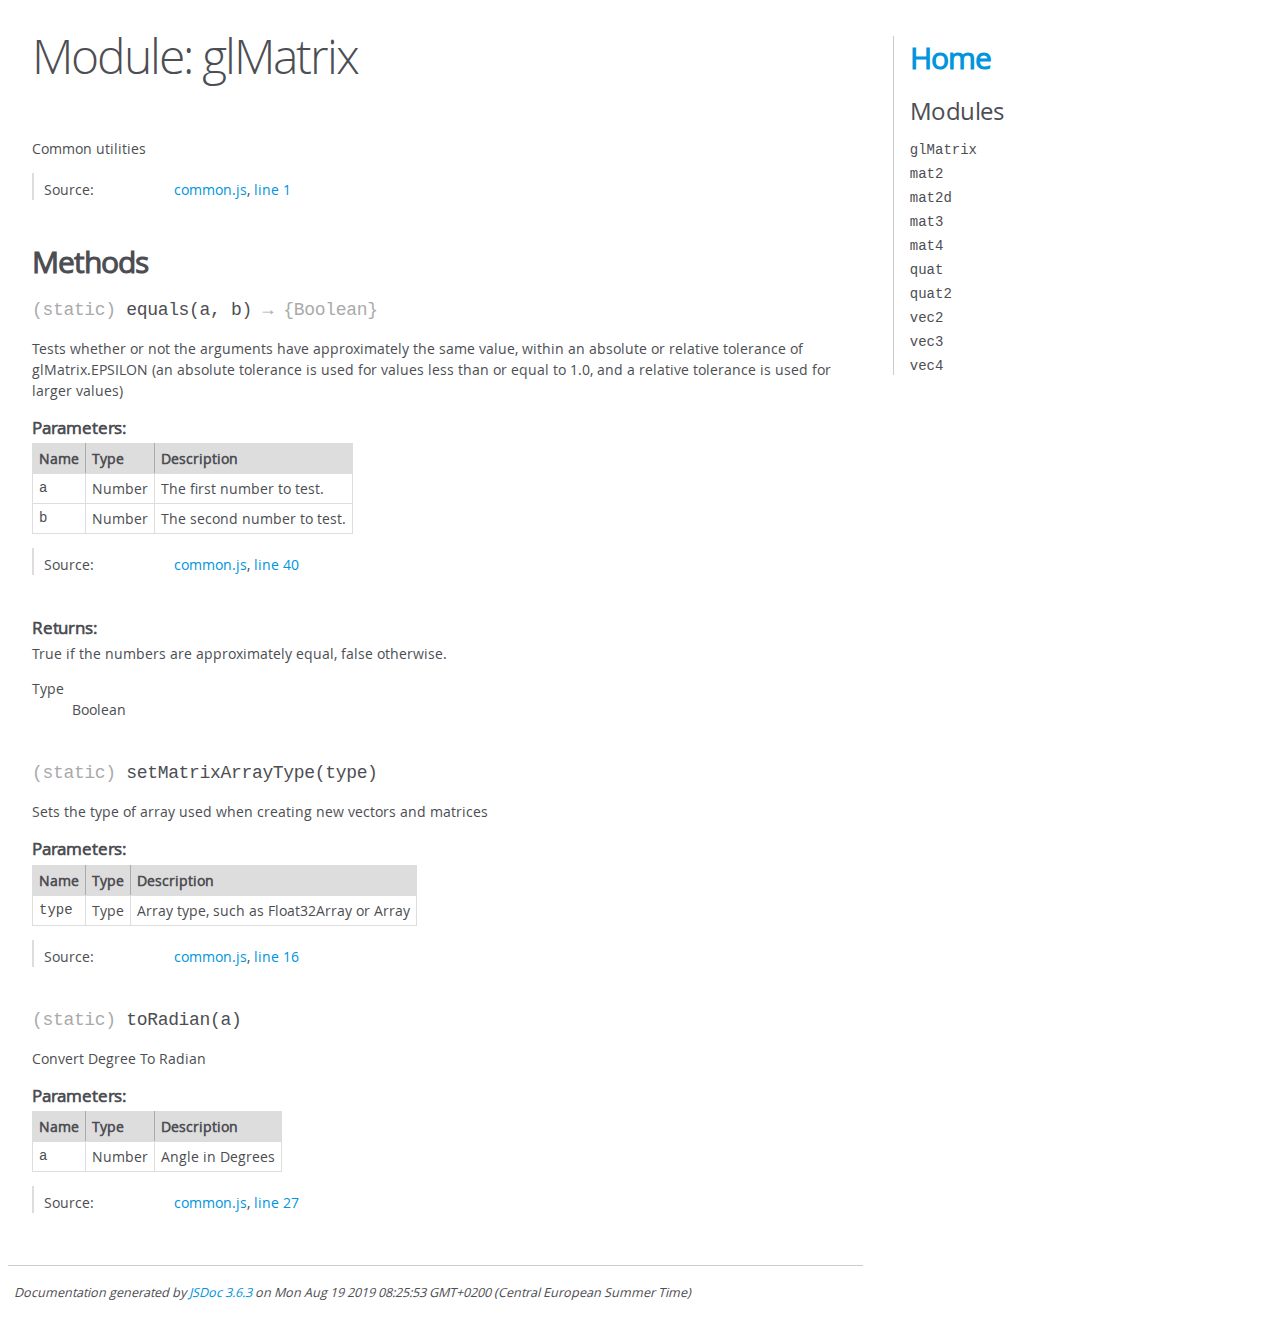
<file: demo_webgl/dev-res/toji-gl-matrix-v3.1.0-6-g0243409/toji-gl-matrix-0243409/docs/module-glMatrix.html>
<!DOCTYPE html>
<html lang="en">
<head>
    <meta charset="utf-8">
    <title>JSDoc: Module: glMatrix</title>

    <script src="scripts/prettify/prettify.js"> </script>
    <script src="scripts/prettify/lang-css.js"> </script>
    <!--[if lt IE 9]>
      <script src="//html5shiv.googlecode.com/svn/trunk/html5.js"></script>
    <![endif]-->
    <link type="text/css" rel="stylesheet" href="styles/prettify-tomorrow.css">
    <link type="text/css" rel="stylesheet" href="styles/jsdoc-default.css">
</head>

<body>

<div id="main">

    <h1 class="page-title">Module: glMatrix</h1>

    




<section>

<header>
    
        
            
        
    
</header>

<article>
    <div class="container-overview">
    
        
            <div class="description">Common utilities</div>
        

        
            















<dl class="details">

    

    

    

    

    

    

    

    

    

    

    

    

    
    <dt class="tag-source">Source:</dt>
    <dd class="tag-source"><ul class="dummy"><li>
        <a href="common.js.html">common.js</a>, <a href="common.js.html#line1">line 1</a>
    </li></ul></dd>
    

    

    

    
</dl>




















        
    
    </div>

    

    

    

    

    

    

    

    
        <h3 class="subsection-title">Methods</h3>

        
            

    

    
    <h4 class="name" id=".equals"><span class="type-signature">(static) </span>equals<span class="signature">(a, b)</span><span class="type-signature"> &rarr; {Boolean}</span></h4>
    

    



<div class="description">
    Tests whether or not the arguments have approximately the same value, within an absoluteor relative tolerance of glMatrix.EPSILON (an absolute tolerance is used for values lessthan or equal to 1.0, and a relative tolerance is used for larger values)
</div>









    <h5>Parameters:</h5>
    

<table class="params">
    <thead>
    <tr>
        
        <th>Name</th>
        

        <th>Type</th>

        

        

        <th class="last">Description</th>
    </tr>
    </thead>

    <tbody>
    

        <tr>
            
                <td class="name"><code>a</code></td>
            

            <td class="type">
            
                
<span class="param-type">Number</span>


            
            </td>

            

            

            <td class="description last">The first number to test.</td>
        </tr>

    

        <tr>
            
                <td class="name"><code>b</code></td>
            

            <td class="type">
            
                
<span class="param-type">Number</span>


            
            </td>

            

            

            <td class="description last">The second number to test.</td>
        </tr>

    
    </tbody>
</table>






<dl class="details">

    

    

    

    

    

    

    

    

    

    

    

    

    
    <dt class="tag-source">Source:</dt>
    <dd class="tag-source"><ul class="dummy"><li>
        <a href="common.js.html">common.js</a>, <a href="common.js.html#line40">line 40</a>
    </li></ul></dd>
    

    

    

    
</dl>















<h5>Returns:</h5>

        
<div class="param-desc">
    True if the numbers are approximately equal, false otherwise.
</div>



<dl>
    <dt>
        Type
    </dt>
    <dd>
        
<span class="param-type">Boolean</span>


    </dd>
</dl>

    





        
            

    

    
    <h4 class="name" id=".setMatrixArrayType"><span class="type-signature">(static) </span>setMatrixArrayType<span class="signature">(type)</span><span class="type-signature"></span></h4>
    

    



<div class="description">
    Sets the type of array used when creating new vectors and matrices
</div>









    <h5>Parameters:</h5>
    

<table class="params">
    <thead>
    <tr>
        
        <th>Name</th>
        

        <th>Type</th>

        

        

        <th class="last">Description</th>
    </tr>
    </thead>

    <tbody>
    

        <tr>
            
                <td class="name"><code>type</code></td>
            

            <td class="type">
            
                
<span class="param-type">Type</span>


            
            </td>

            

            

            <td class="description last">Array type, such as Float32Array or Array</td>
        </tr>

    
    </tbody>
</table>






<dl class="details">

    

    

    

    

    

    

    

    

    

    

    

    

    
    <dt class="tag-source">Source:</dt>
    <dd class="tag-source"><ul class="dummy"><li>
        <a href="common.js.html">common.js</a>, <a href="common.js.html#line16">line 16</a>
    </li></ul></dd>
    

    

    

    
</dl>




















        
            

    

    
    <h4 class="name" id=".toRadian"><span class="type-signature">(static) </span>toRadian<span class="signature">(a)</span><span class="type-signature"></span></h4>
    

    



<div class="description">
    Convert Degree To Radian
</div>









    <h5>Parameters:</h5>
    

<table class="params">
    <thead>
    <tr>
        
        <th>Name</th>
        

        <th>Type</th>

        

        

        <th class="last">Description</th>
    </tr>
    </thead>

    <tbody>
    

        <tr>
            
                <td class="name"><code>a</code></td>
            

            <td class="type">
            
                
<span class="param-type">Number</span>


            
            </td>

            

            

            <td class="description last">Angle in Degrees</td>
        </tr>

    
    </tbody>
</table>






<dl class="details">

    

    

    

    

    

    

    

    

    

    

    

    

    
    <dt class="tag-source">Source:</dt>
    <dd class="tag-source"><ul class="dummy"><li>
        <a href="common.js.html">common.js</a>, <a href="common.js.html#line27">line 27</a>
    </li></ul></dd>
    

    

    

    
</dl>




















        
    

    

    
</article>

</section>




</div>

<nav>
    <h2><a href="index.html">Home</a></h2><h3>Modules</h3><ul><li><a href="module-glMatrix.html">glMatrix</a></li><li><a href="module-mat2.html">mat2</a></li><li><a href="module-mat2d.html">mat2d</a></li><li><a href="module-mat3.html">mat3</a></li><li><a href="module-mat4.html">mat4</a></li><li><a href="module-quat.html">quat</a></li><li><a href="module-quat2.html">quat2</a></li><li><a href="module-vec2.html">vec2</a></li><li><a href="module-vec3.html">vec3</a></li><li><a href="module-vec4.html">vec4</a></li></ul>
</nav>

<br class="clear">

<footer>
    Documentation generated by <a href="https://github.com/jsdoc/jsdoc">JSDoc 3.6.3</a> on Mon Aug 19 2019 08:25:53 GMT+0200 (Central European Summer Time)
</footer>

<script> prettyPrint(); </script>
<script src="scripts/linenumber.js"> </script>
</body>
</html>
</file>
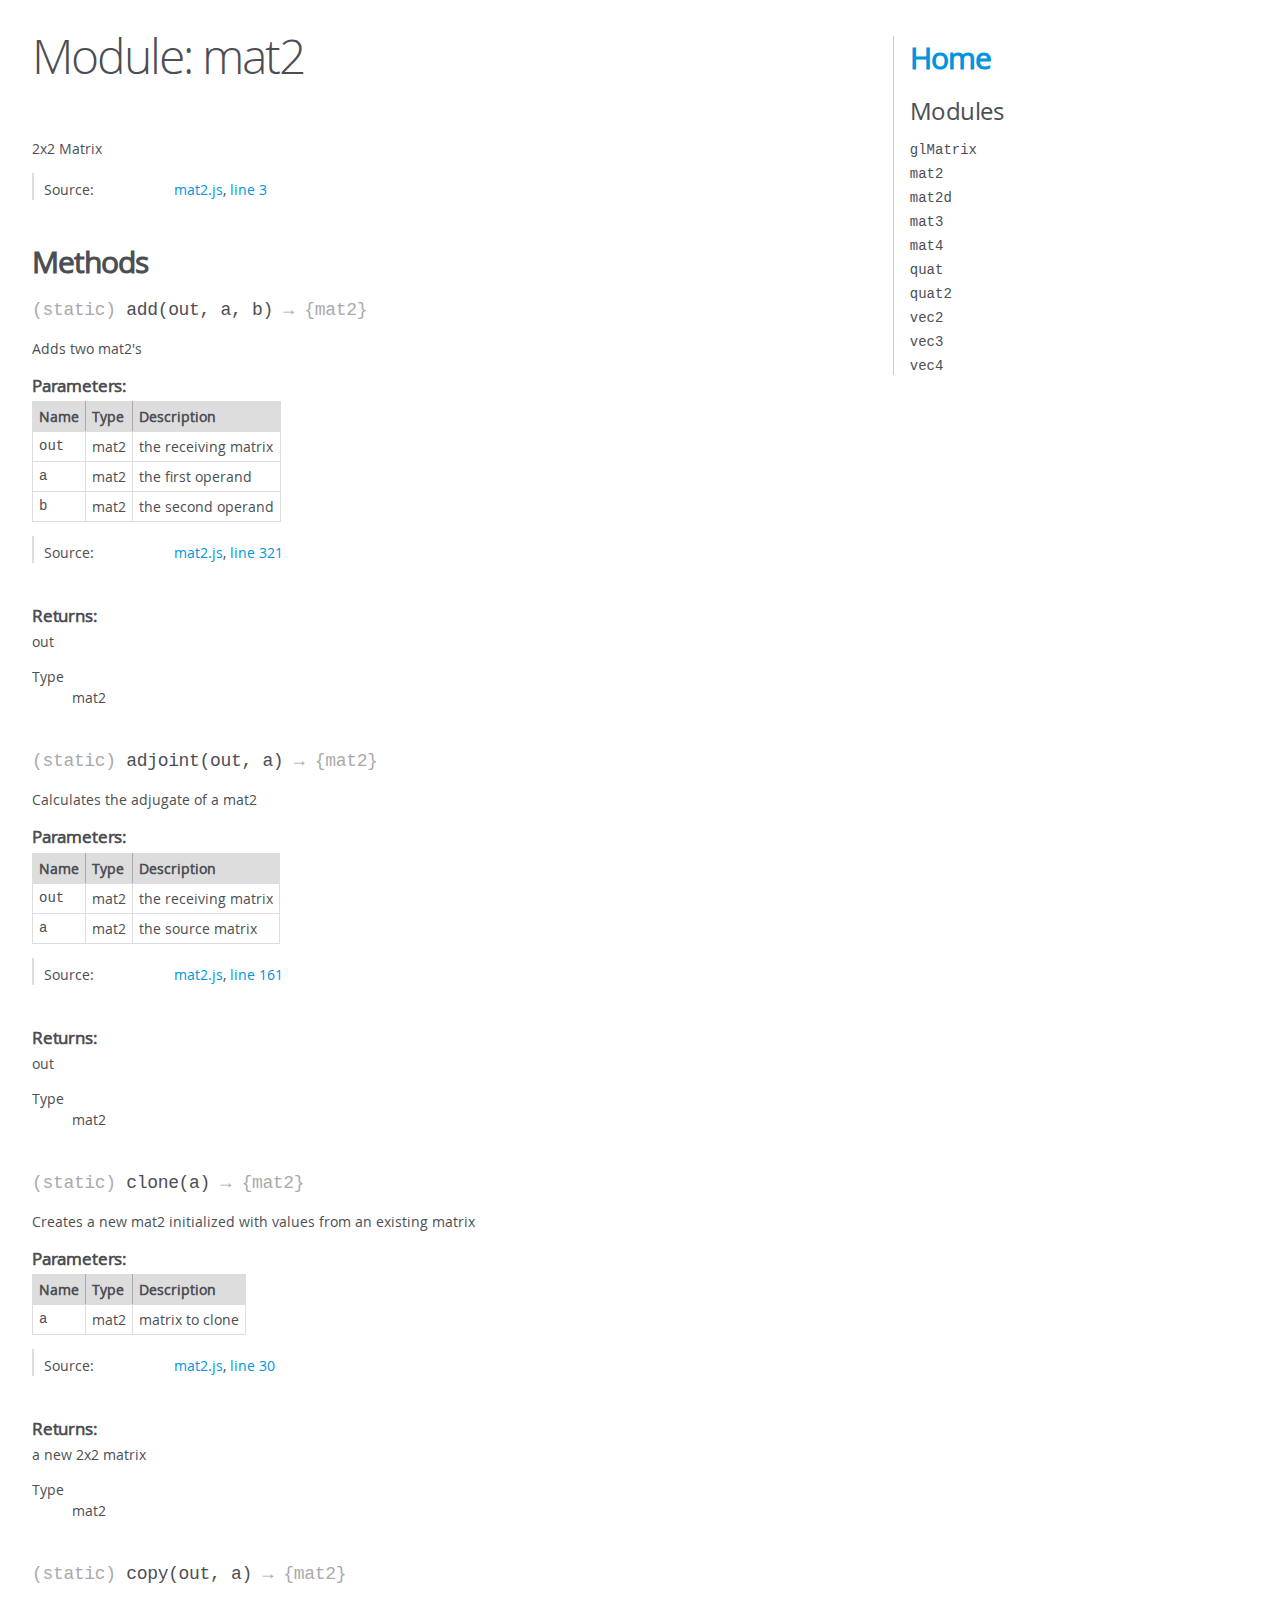
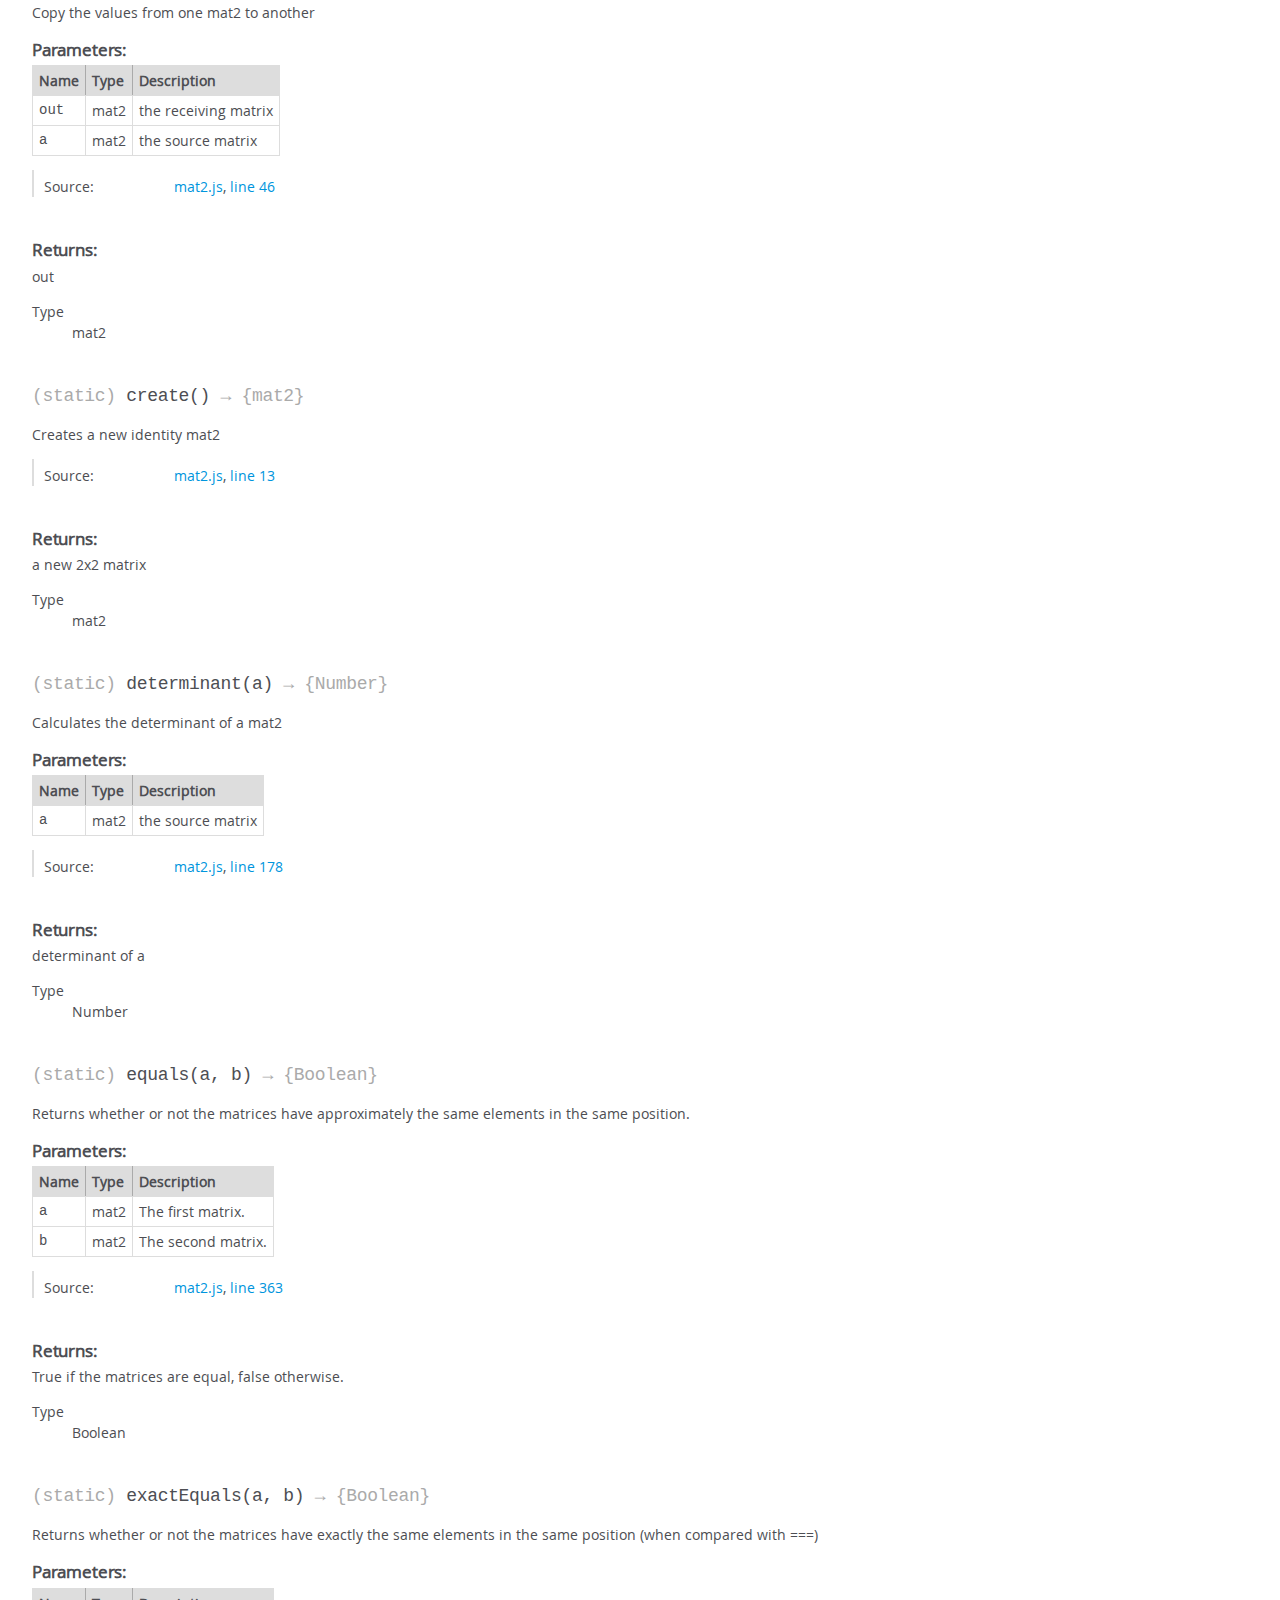
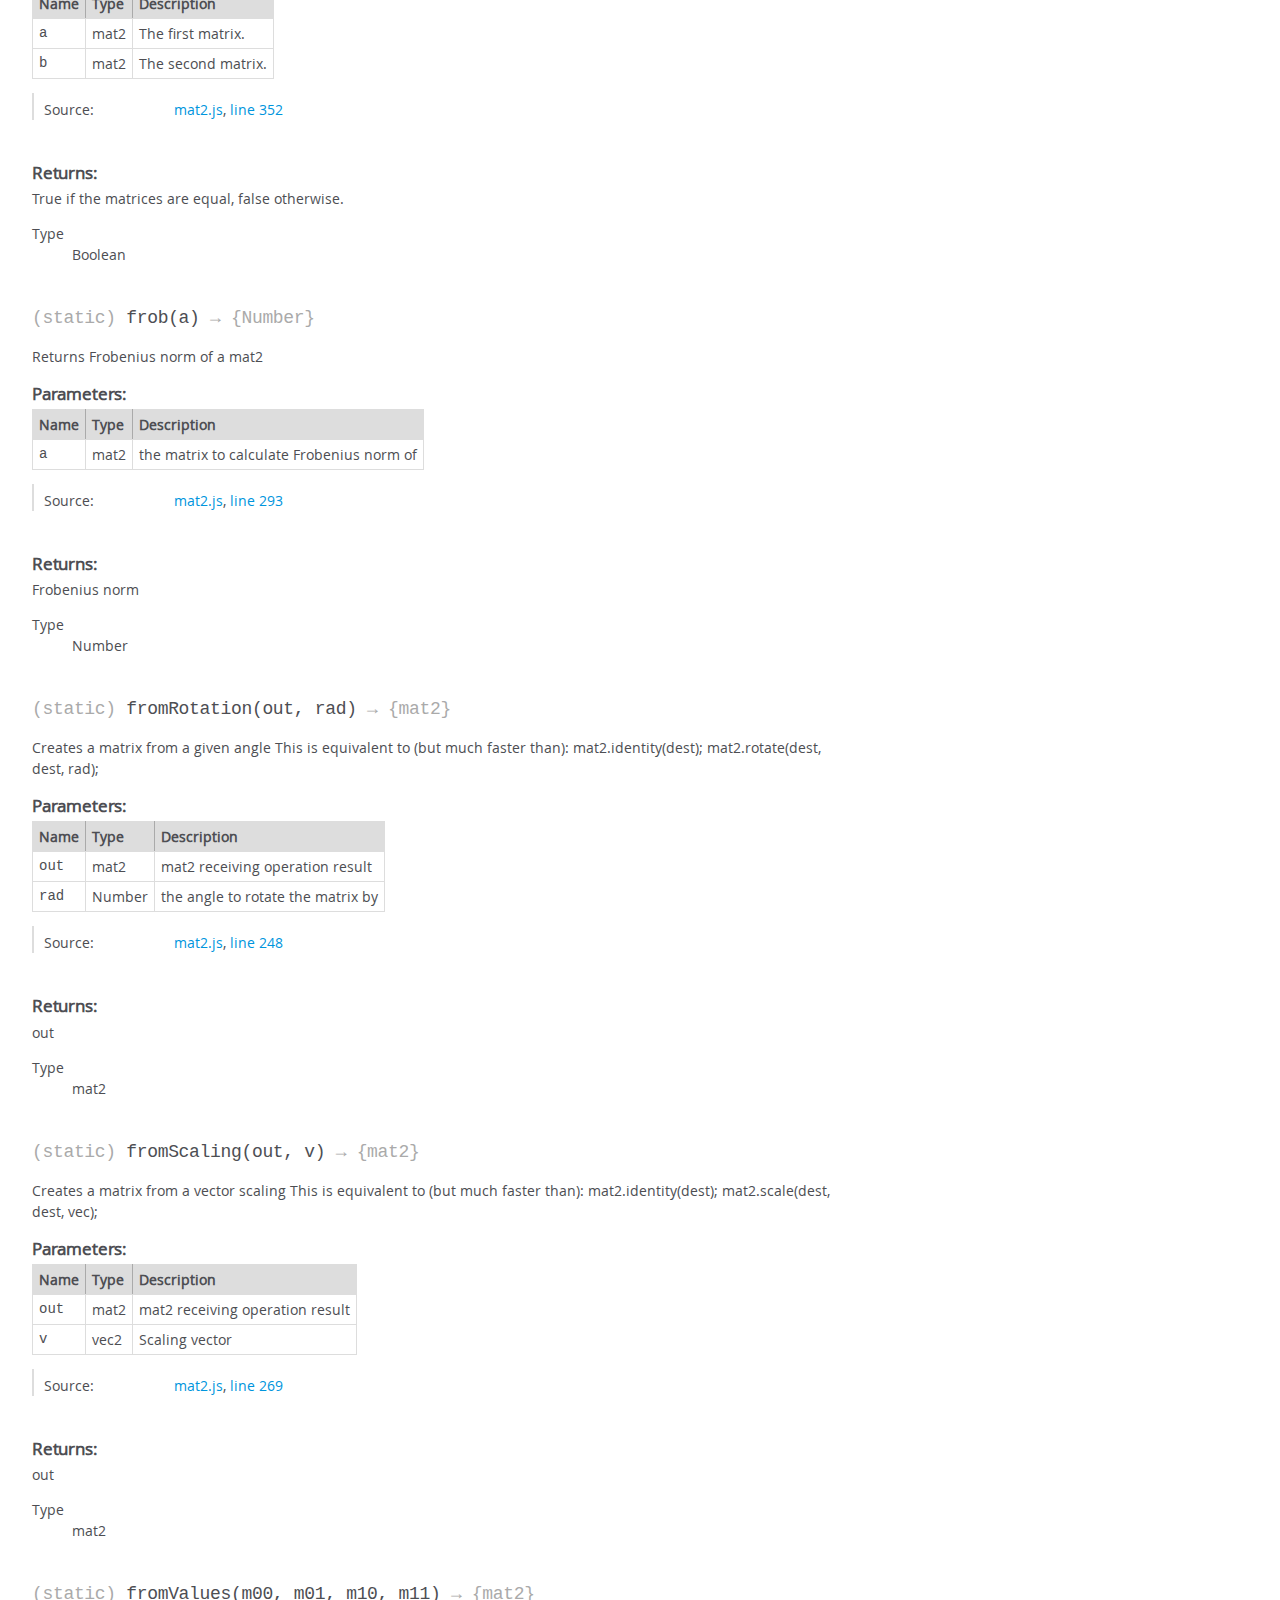
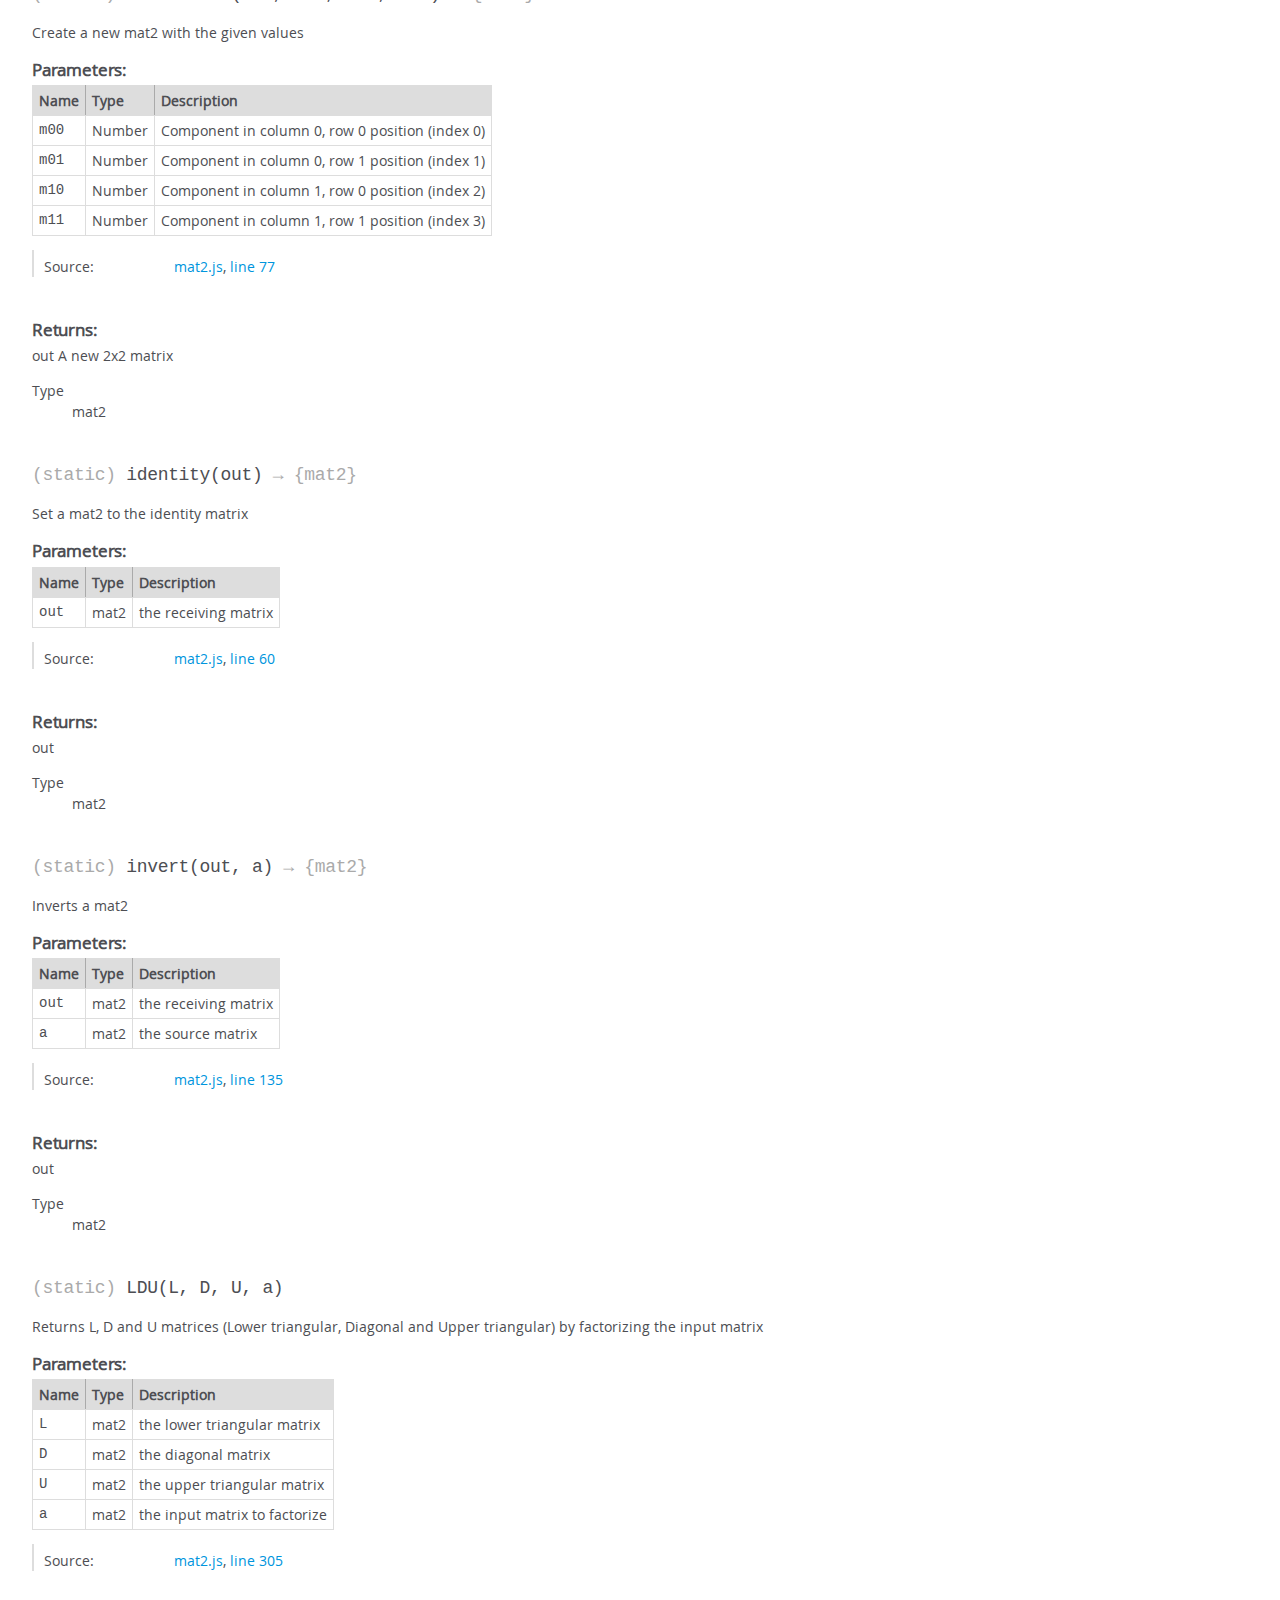
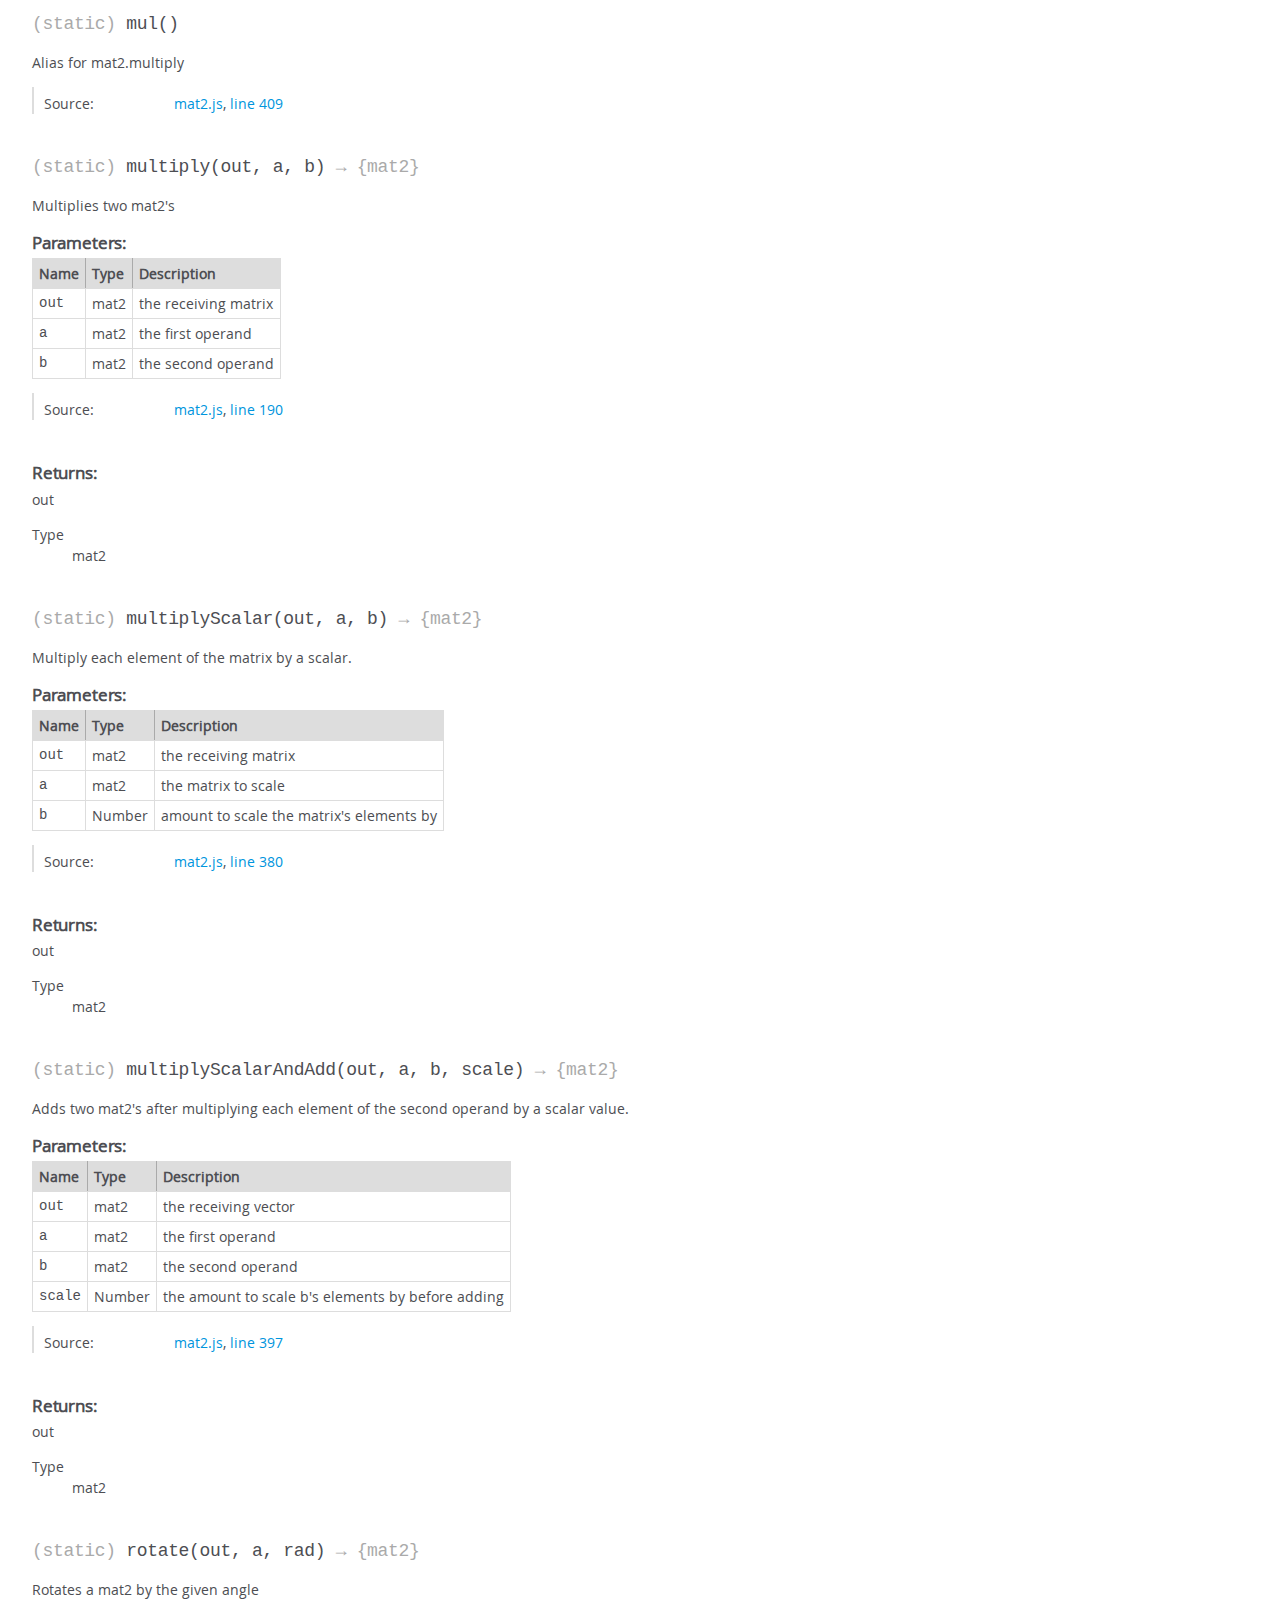
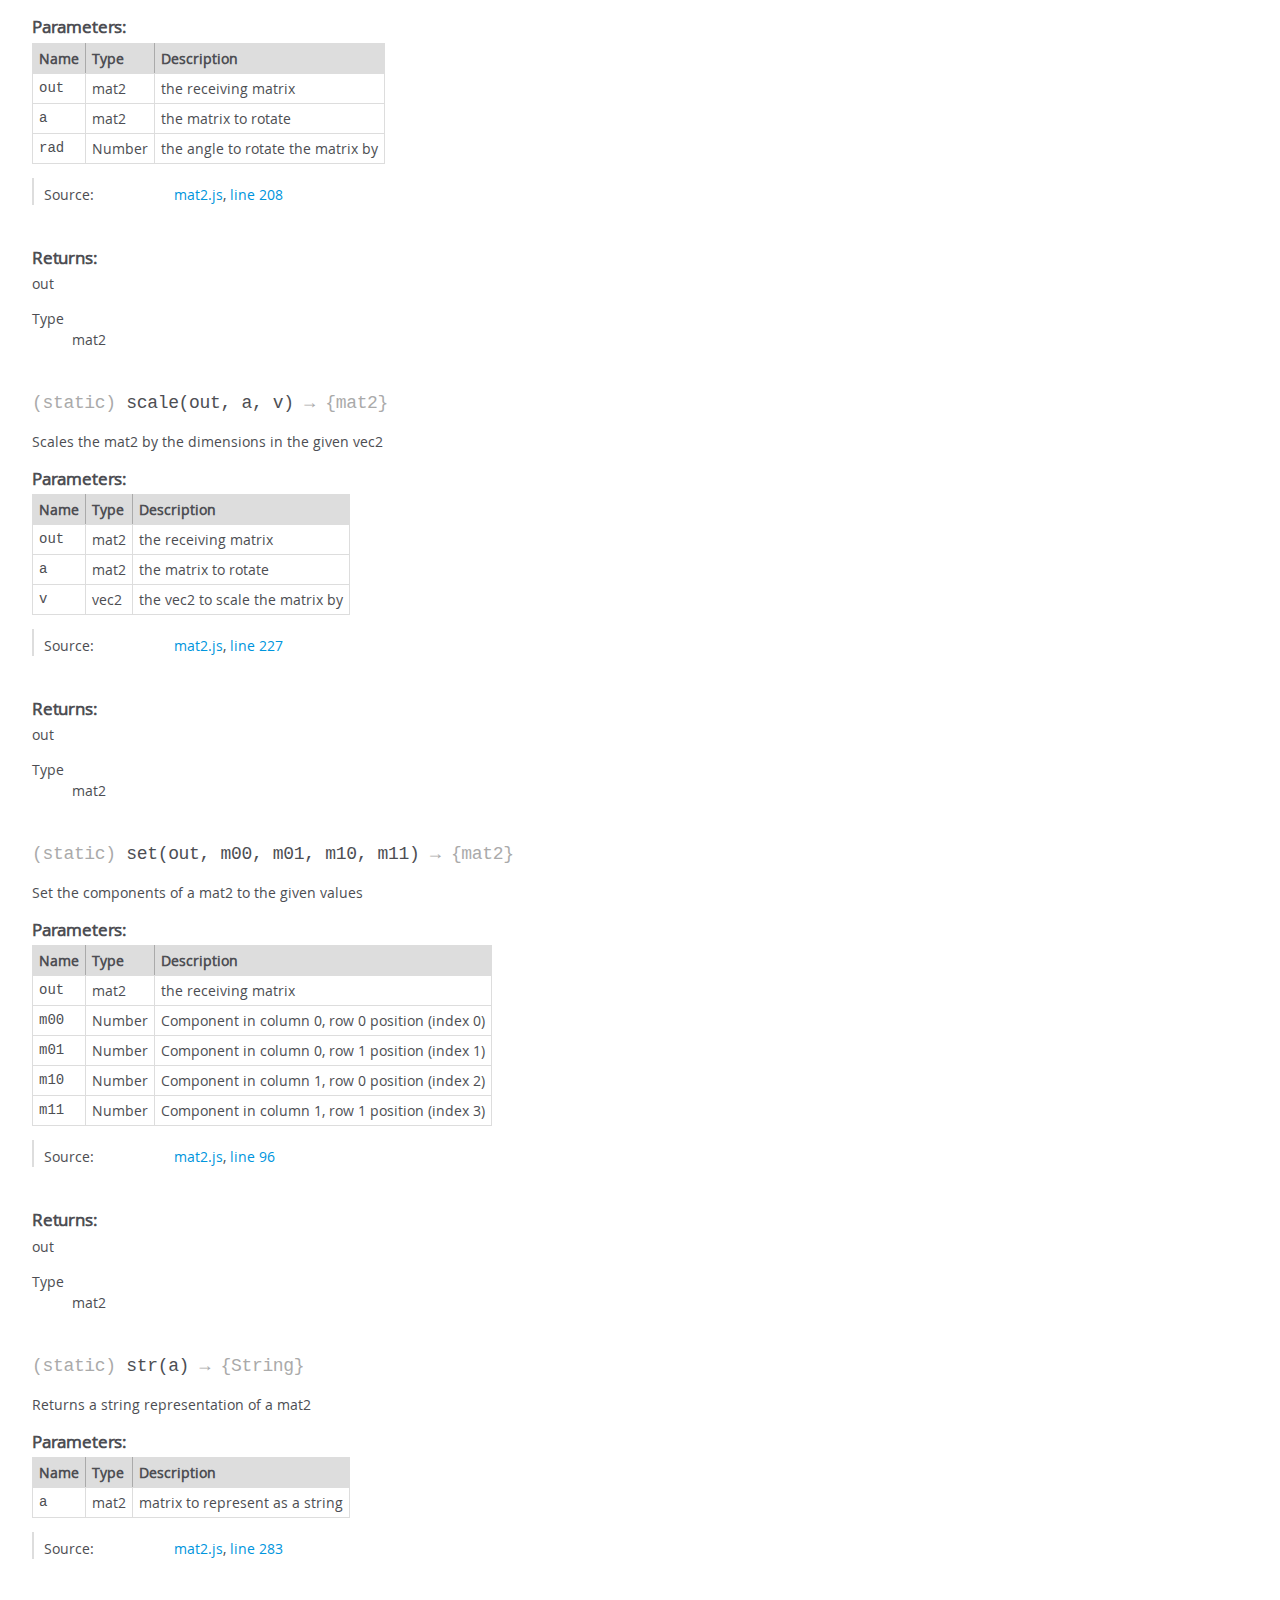
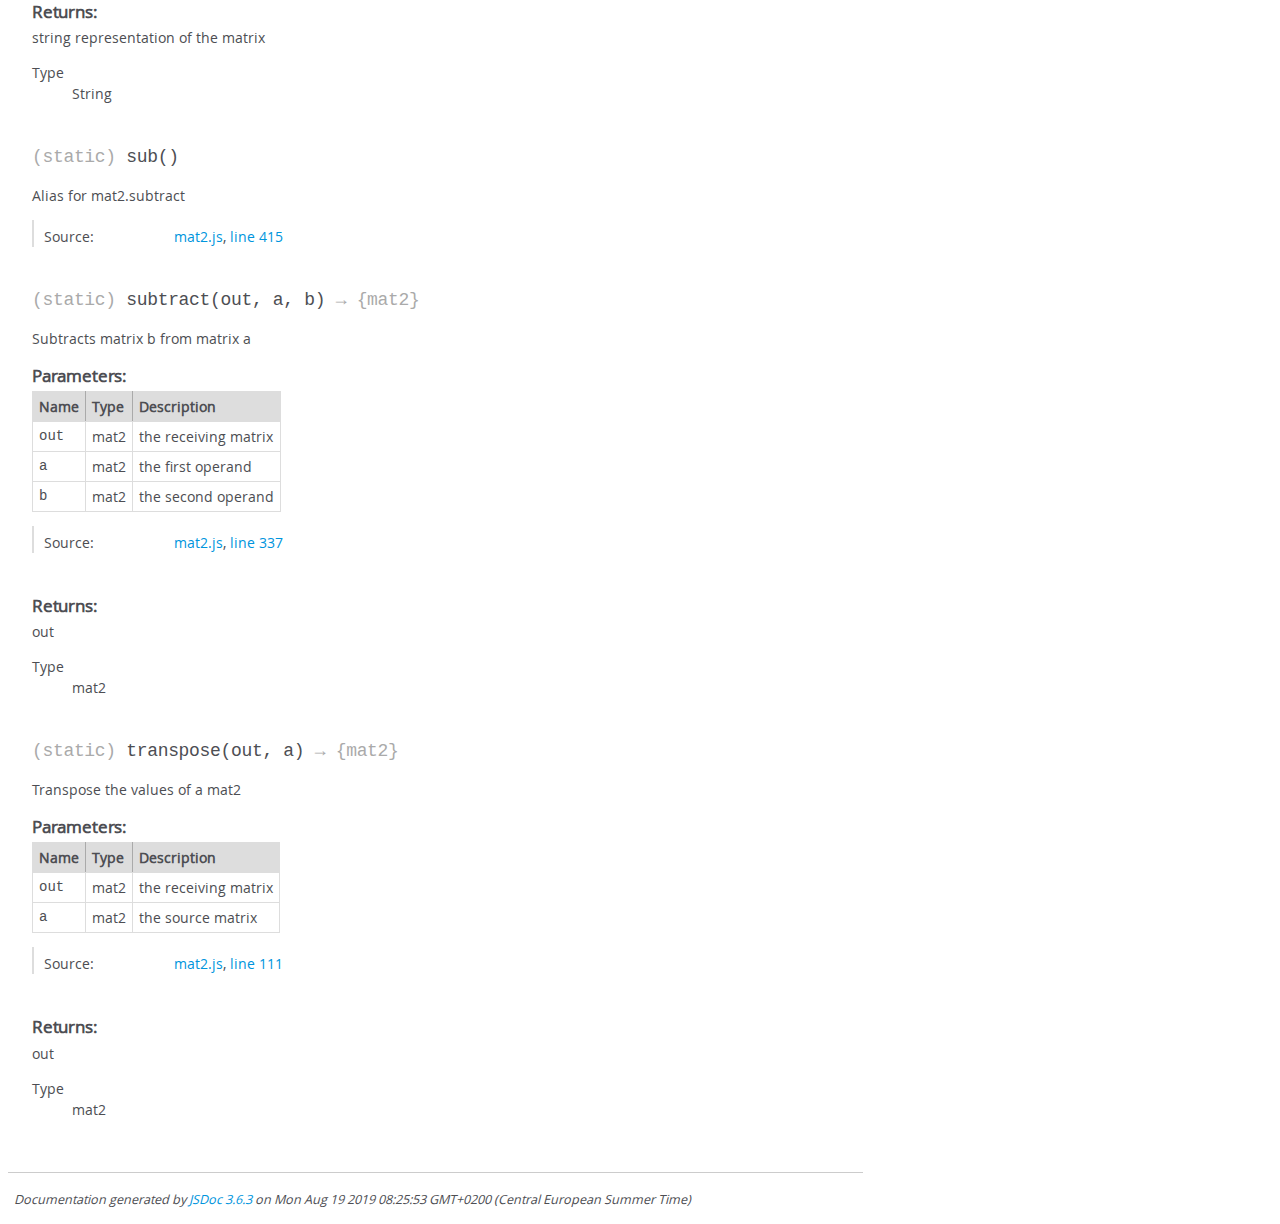
<file: demo_webgl/dev-res/toji-gl-matrix-v3.1.0-6-g0243409/toji-gl-matrix-0243409/docs/module-mat2.html>
<!DOCTYPE html>
<html lang="en">
<head>
    <meta charset="utf-8">
    <title>JSDoc: Module: mat2</title>

    <script src="scripts/prettify/prettify.js"> </script>
    <script src="scripts/prettify/lang-css.js"> </script>
    <!--[if lt IE 9]>
      <script src="//html5shiv.googlecode.com/svn/trunk/html5.js"></script>
    <![endif]-->
    <link type="text/css" rel="stylesheet" href="styles/prettify-tomorrow.css">
    <link type="text/css" rel="stylesheet" href="styles/jsdoc-default.css">
</head>

<body>

<div id="main">

    <h1 class="page-title">Module: mat2</h1>

    




<section>

<header>
    
        
            
        
    
</header>

<article>
    <div class="container-overview">
    
        
            <div class="description">2x2 Matrix</div>
        

        
            















<dl class="details">

    

    

    

    

    

    

    

    

    

    

    

    

    
    <dt class="tag-source">Source:</dt>
    <dd class="tag-source"><ul class="dummy"><li>
        <a href="mat2.js.html">mat2.js</a>, <a href="mat2.js.html#line3">line 3</a>
    </li></ul></dd>
    

    

    

    
</dl>




















        
    
    </div>

    

    

    

    

    

    

    

    
        <h3 class="subsection-title">Methods</h3>

        
            

    

    
    <h4 class="name" id=".add"><span class="type-signature">(static) </span>add<span class="signature">(out, a, b)</span><span class="type-signature"> &rarr; {mat2}</span></h4>
    

    



<div class="description">
    Adds two mat2's
</div>









    <h5>Parameters:</h5>
    

<table class="params">
    <thead>
    <tr>
        
        <th>Name</th>
        

        <th>Type</th>

        

        

        <th class="last">Description</th>
    </tr>
    </thead>

    <tbody>
    

        <tr>
            
                <td class="name"><code>out</code></td>
            

            <td class="type">
            
                
<span class="param-type">mat2</span>


            
            </td>

            

            

            <td class="description last">the receiving matrix</td>
        </tr>

    

        <tr>
            
                <td class="name"><code>a</code></td>
            

            <td class="type">
            
                
<span class="param-type">mat2</span>


            
            </td>

            

            

            <td class="description last">the first operand</td>
        </tr>

    

        <tr>
            
                <td class="name"><code>b</code></td>
            

            <td class="type">
            
                
<span class="param-type">mat2</span>


            
            </td>

            

            

            <td class="description last">the second operand</td>
        </tr>

    
    </tbody>
</table>






<dl class="details">

    

    

    

    

    

    

    

    

    

    

    

    

    
    <dt class="tag-source">Source:</dt>
    <dd class="tag-source"><ul class="dummy"><li>
        <a href="mat2.js.html">mat2.js</a>, <a href="mat2.js.html#line321">line 321</a>
    </li></ul></dd>
    

    

    

    
</dl>















<h5>Returns:</h5>

        
<div class="param-desc">
    out
</div>



<dl>
    <dt>
        Type
    </dt>
    <dd>
        
<span class="param-type">mat2</span>


    </dd>
</dl>

    





        
            

    

    
    <h4 class="name" id=".adjoint"><span class="type-signature">(static) </span>adjoint<span class="signature">(out, a)</span><span class="type-signature"> &rarr; {mat2}</span></h4>
    

    



<div class="description">
    Calculates the adjugate of a mat2
</div>









    <h5>Parameters:</h5>
    

<table class="params">
    <thead>
    <tr>
        
        <th>Name</th>
        

        <th>Type</th>

        

        

        <th class="last">Description</th>
    </tr>
    </thead>

    <tbody>
    

        <tr>
            
                <td class="name"><code>out</code></td>
            

            <td class="type">
            
                
<span class="param-type">mat2</span>


            
            </td>

            

            

            <td class="description last">the receiving matrix</td>
        </tr>

    

        <tr>
            
                <td class="name"><code>a</code></td>
            

            <td class="type">
            
                
<span class="param-type">mat2</span>


            
            </td>

            

            

            <td class="description last">the source matrix</td>
        </tr>

    
    </tbody>
</table>






<dl class="details">

    

    

    

    

    

    

    

    

    

    

    

    

    
    <dt class="tag-source">Source:</dt>
    <dd class="tag-source"><ul class="dummy"><li>
        <a href="mat2.js.html">mat2.js</a>, <a href="mat2.js.html#line161">line 161</a>
    </li></ul></dd>
    

    

    

    
</dl>















<h5>Returns:</h5>

        
<div class="param-desc">
    out
</div>



<dl>
    <dt>
        Type
    </dt>
    <dd>
        
<span class="param-type">mat2</span>


    </dd>
</dl>

    





        
            

    

    
    <h4 class="name" id=".clone"><span class="type-signature">(static) </span>clone<span class="signature">(a)</span><span class="type-signature"> &rarr; {mat2}</span></h4>
    

    



<div class="description">
    Creates a new mat2 initialized with values from an existing matrix
</div>









    <h5>Parameters:</h5>
    

<table class="params">
    <thead>
    <tr>
        
        <th>Name</th>
        

        <th>Type</th>

        

        

        <th class="last">Description</th>
    </tr>
    </thead>

    <tbody>
    

        <tr>
            
                <td class="name"><code>a</code></td>
            

            <td class="type">
            
                
<span class="param-type">mat2</span>


            
            </td>

            

            

            <td class="description last">matrix to clone</td>
        </tr>

    
    </tbody>
</table>






<dl class="details">

    

    

    

    

    

    

    

    

    

    

    

    

    
    <dt class="tag-source">Source:</dt>
    <dd class="tag-source"><ul class="dummy"><li>
        <a href="mat2.js.html">mat2.js</a>, <a href="mat2.js.html#line30">line 30</a>
    </li></ul></dd>
    

    

    

    
</dl>















<h5>Returns:</h5>

        
<div class="param-desc">
    a new 2x2 matrix
</div>



<dl>
    <dt>
        Type
    </dt>
    <dd>
        
<span class="param-type">mat2</span>


    </dd>
</dl>

    





        
            

    

    
    <h4 class="name" id=".copy"><span class="type-signature">(static) </span>copy<span class="signature">(out, a)</span><span class="type-signature"> &rarr; {mat2}</span></h4>
    

    



<div class="description">
    Copy the values from one mat2 to another
</div>









    <h5>Parameters:</h5>
    

<table class="params">
    <thead>
    <tr>
        
        <th>Name</th>
        

        <th>Type</th>

        

        

        <th class="last">Description</th>
    </tr>
    </thead>

    <tbody>
    

        <tr>
            
                <td class="name"><code>out</code></td>
            

            <td class="type">
            
                
<span class="param-type">mat2</span>


            
            </td>

            

            

            <td class="description last">the receiving matrix</td>
        </tr>

    

        <tr>
            
                <td class="name"><code>a</code></td>
            

            <td class="type">
            
                
<span class="param-type">mat2</span>


            
            </td>

            

            

            <td class="description last">the source matrix</td>
        </tr>

    
    </tbody>
</table>






<dl class="details">

    

    

    

    

    

    

    

    

    

    

    

    

    
    <dt class="tag-source">Source:</dt>
    <dd class="tag-source"><ul class="dummy"><li>
        <a href="mat2.js.html">mat2.js</a>, <a href="mat2.js.html#line46">line 46</a>
    </li></ul></dd>
    

    

    

    
</dl>















<h5>Returns:</h5>

        
<div class="param-desc">
    out
</div>



<dl>
    <dt>
        Type
    </dt>
    <dd>
        
<span class="param-type">mat2</span>


    </dd>
</dl>

    





        
            

    

    
    <h4 class="name" id=".create"><span class="type-signature">(static) </span>create<span class="signature">()</span><span class="type-signature"> &rarr; {mat2}</span></h4>
    

    



<div class="description">
    Creates a new identity mat2
</div>













<dl class="details">

    

    

    

    

    

    

    

    

    

    

    

    

    
    <dt class="tag-source">Source:</dt>
    <dd class="tag-source"><ul class="dummy"><li>
        <a href="mat2.js.html">mat2.js</a>, <a href="mat2.js.html#line13">line 13</a>
    </li></ul></dd>
    

    

    

    
</dl>















<h5>Returns:</h5>

        
<div class="param-desc">
    a new 2x2 matrix
</div>



<dl>
    <dt>
        Type
    </dt>
    <dd>
        
<span class="param-type">mat2</span>


    </dd>
</dl>

    





        
            

    

    
    <h4 class="name" id=".determinant"><span class="type-signature">(static) </span>determinant<span class="signature">(a)</span><span class="type-signature"> &rarr; {Number}</span></h4>
    

    



<div class="description">
    Calculates the determinant of a mat2
</div>









    <h5>Parameters:</h5>
    

<table class="params">
    <thead>
    <tr>
        
        <th>Name</th>
        

        <th>Type</th>

        

        

        <th class="last">Description</th>
    </tr>
    </thead>

    <tbody>
    

        <tr>
            
                <td class="name"><code>a</code></td>
            

            <td class="type">
            
                
<span class="param-type">mat2</span>


            
            </td>

            

            

            <td class="description last">the source matrix</td>
        </tr>

    
    </tbody>
</table>






<dl class="details">

    

    

    

    

    

    

    

    

    

    

    

    

    
    <dt class="tag-source">Source:</dt>
    <dd class="tag-source"><ul class="dummy"><li>
        <a href="mat2.js.html">mat2.js</a>, <a href="mat2.js.html#line178">line 178</a>
    </li></ul></dd>
    

    

    

    
</dl>















<h5>Returns:</h5>

        
<div class="param-desc">
    determinant of a
</div>



<dl>
    <dt>
        Type
    </dt>
    <dd>
        
<span class="param-type">Number</span>


    </dd>
</dl>

    





        
            

    

    
    <h4 class="name" id=".equals"><span class="type-signature">(static) </span>equals<span class="signature">(a, b)</span><span class="type-signature"> &rarr; {Boolean}</span></h4>
    

    



<div class="description">
    Returns whether or not the matrices have approximately the same elements in the same position.
</div>









    <h5>Parameters:</h5>
    

<table class="params">
    <thead>
    <tr>
        
        <th>Name</th>
        

        <th>Type</th>

        

        

        <th class="last">Description</th>
    </tr>
    </thead>

    <tbody>
    

        <tr>
            
                <td class="name"><code>a</code></td>
            

            <td class="type">
            
                
<span class="param-type">mat2</span>


            
            </td>

            

            

            <td class="description last">The first matrix.</td>
        </tr>

    

        <tr>
            
                <td class="name"><code>b</code></td>
            

            <td class="type">
            
                
<span class="param-type">mat2</span>


            
            </td>

            

            

            <td class="description last">The second matrix.</td>
        </tr>

    
    </tbody>
</table>






<dl class="details">

    

    

    

    

    

    

    

    

    

    

    

    

    
    <dt class="tag-source">Source:</dt>
    <dd class="tag-source"><ul class="dummy"><li>
        <a href="mat2.js.html">mat2.js</a>, <a href="mat2.js.html#line363">line 363</a>
    </li></ul></dd>
    

    

    

    
</dl>















<h5>Returns:</h5>

        
<div class="param-desc">
    True if the matrices are equal, false otherwise.
</div>



<dl>
    <dt>
        Type
    </dt>
    <dd>
        
<span class="param-type">Boolean</span>


    </dd>
</dl>

    





        
            

    

    
    <h4 class="name" id=".exactEquals"><span class="type-signature">(static) </span>exactEquals<span class="signature">(a, b)</span><span class="type-signature"> &rarr; {Boolean}</span></h4>
    

    



<div class="description">
    Returns whether or not the matrices have exactly the same elements in the same position (when compared with ===)
</div>









    <h5>Parameters:</h5>
    

<table class="params">
    <thead>
    <tr>
        
        <th>Name</th>
        

        <th>Type</th>

        

        

        <th class="last">Description</th>
    </tr>
    </thead>

    <tbody>
    

        <tr>
            
                <td class="name"><code>a</code></td>
            

            <td class="type">
            
                
<span class="param-type">mat2</span>


            
            </td>

            

            

            <td class="description last">The first matrix.</td>
        </tr>

    

        <tr>
            
                <td class="name"><code>b</code></td>
            

            <td class="type">
            
                
<span class="param-type">mat2</span>


            
            </td>

            

            

            <td class="description last">The second matrix.</td>
        </tr>

    
    </tbody>
</table>






<dl class="details">

    

    

    

    

    

    

    

    

    

    

    

    

    
    <dt class="tag-source">Source:</dt>
    <dd class="tag-source"><ul class="dummy"><li>
        <a href="mat2.js.html">mat2.js</a>, <a href="mat2.js.html#line352">line 352</a>
    </li></ul></dd>
    

    

    

    
</dl>















<h5>Returns:</h5>

        
<div class="param-desc">
    True if the matrices are equal, false otherwise.
</div>



<dl>
    <dt>
        Type
    </dt>
    <dd>
        
<span class="param-type">Boolean</span>


    </dd>
</dl>

    





        
            

    

    
    <h4 class="name" id=".frob"><span class="type-signature">(static) </span>frob<span class="signature">(a)</span><span class="type-signature"> &rarr; {Number}</span></h4>
    

    



<div class="description">
    Returns Frobenius norm of a mat2
</div>









    <h5>Parameters:</h5>
    

<table class="params">
    <thead>
    <tr>
        
        <th>Name</th>
        

        <th>Type</th>

        

        

        <th class="last">Description</th>
    </tr>
    </thead>

    <tbody>
    

        <tr>
            
                <td class="name"><code>a</code></td>
            

            <td class="type">
            
                
<span class="param-type">mat2</span>


            
            </td>

            

            

            <td class="description last">the matrix to calculate Frobenius norm of</td>
        </tr>

    
    </tbody>
</table>






<dl class="details">

    

    

    

    

    

    

    

    

    

    

    

    

    
    <dt class="tag-source">Source:</dt>
    <dd class="tag-source"><ul class="dummy"><li>
        <a href="mat2.js.html">mat2.js</a>, <a href="mat2.js.html#line293">line 293</a>
    </li></ul></dd>
    

    

    

    
</dl>















<h5>Returns:</h5>

        
<div class="param-desc">
    Frobenius norm
</div>



<dl>
    <dt>
        Type
    </dt>
    <dd>
        
<span class="param-type">Number</span>


    </dd>
</dl>

    





        
            

    

    
    <h4 class="name" id=".fromRotation"><span class="type-signature">(static) </span>fromRotation<span class="signature">(out, rad)</span><span class="type-signature"> &rarr; {mat2}</span></h4>
    

    



<div class="description">
    Creates a matrix from a given angleThis is equivalent to (but much faster than):    mat2.identity(dest);    mat2.rotate(dest, dest, rad);
</div>









    <h5>Parameters:</h5>
    

<table class="params">
    <thead>
    <tr>
        
        <th>Name</th>
        

        <th>Type</th>

        

        

        <th class="last">Description</th>
    </tr>
    </thead>

    <tbody>
    

        <tr>
            
                <td class="name"><code>out</code></td>
            

            <td class="type">
            
                
<span class="param-type">mat2</span>


            
            </td>

            

            

            <td class="description last">mat2 receiving operation result</td>
        </tr>

    

        <tr>
            
                <td class="name"><code>rad</code></td>
            

            <td class="type">
            
                
<span class="param-type">Number</span>


            
            </td>

            

            

            <td class="description last">the angle to rotate the matrix by</td>
        </tr>

    
    </tbody>
</table>






<dl class="details">

    

    

    

    

    

    

    

    

    

    

    

    

    
    <dt class="tag-source">Source:</dt>
    <dd class="tag-source"><ul class="dummy"><li>
        <a href="mat2.js.html">mat2.js</a>, <a href="mat2.js.html#line248">line 248</a>
    </li></ul></dd>
    

    

    

    
</dl>















<h5>Returns:</h5>

        
<div class="param-desc">
    out
</div>



<dl>
    <dt>
        Type
    </dt>
    <dd>
        
<span class="param-type">mat2</span>


    </dd>
</dl>

    





        
            

    

    
    <h4 class="name" id=".fromScaling"><span class="type-signature">(static) </span>fromScaling<span class="signature">(out, v)</span><span class="type-signature"> &rarr; {mat2}</span></h4>
    

    



<div class="description">
    Creates a matrix from a vector scalingThis is equivalent to (but much faster than):    mat2.identity(dest);    mat2.scale(dest, dest, vec);
</div>









    <h5>Parameters:</h5>
    

<table class="params">
    <thead>
    <tr>
        
        <th>Name</th>
        

        <th>Type</th>

        

        

        <th class="last">Description</th>
    </tr>
    </thead>

    <tbody>
    

        <tr>
            
                <td class="name"><code>out</code></td>
            

            <td class="type">
            
                
<span class="param-type">mat2</span>


            
            </td>

            

            

            <td class="description last">mat2 receiving operation result</td>
        </tr>

    

        <tr>
            
                <td class="name"><code>v</code></td>
            

            <td class="type">
            
                
<span class="param-type">vec2</span>


            
            </td>

            

            

            <td class="description last">Scaling vector</td>
        </tr>

    
    </tbody>
</table>






<dl class="details">

    

    

    

    

    

    

    

    

    

    

    

    

    
    <dt class="tag-source">Source:</dt>
    <dd class="tag-source"><ul class="dummy"><li>
        <a href="mat2.js.html">mat2.js</a>, <a href="mat2.js.html#line269">line 269</a>
    </li></ul></dd>
    

    

    

    
</dl>















<h5>Returns:</h5>

        
<div class="param-desc">
    out
</div>



<dl>
    <dt>
        Type
    </dt>
    <dd>
        
<span class="param-type">mat2</span>


    </dd>
</dl>

    





        
            

    

    
    <h4 class="name" id=".fromValues"><span class="type-signature">(static) </span>fromValues<span class="signature">(m00, m01, m10, m11)</span><span class="type-signature"> &rarr; {mat2}</span></h4>
    

    



<div class="description">
    Create a new mat2 with the given values
</div>









    <h5>Parameters:</h5>
    

<table class="params">
    <thead>
    <tr>
        
        <th>Name</th>
        

        <th>Type</th>

        

        

        <th class="last">Description</th>
    </tr>
    </thead>

    <tbody>
    

        <tr>
            
                <td class="name"><code>m00</code></td>
            

            <td class="type">
            
                
<span class="param-type">Number</span>


            
            </td>

            

            

            <td class="description last">Component in column 0, row 0 position (index 0)</td>
        </tr>

    

        <tr>
            
                <td class="name"><code>m01</code></td>
            

            <td class="type">
            
                
<span class="param-type">Number</span>


            
            </td>

            

            

            <td class="description last">Component in column 0, row 1 position (index 1)</td>
        </tr>

    

        <tr>
            
                <td class="name"><code>m10</code></td>
            

            <td class="type">
            
                
<span class="param-type">Number</span>


            
            </td>

            

            

            <td class="description last">Component in column 1, row 0 position (index 2)</td>
        </tr>

    

        <tr>
            
                <td class="name"><code>m11</code></td>
            

            <td class="type">
            
                
<span class="param-type">Number</span>


            
            </td>

            

            

            <td class="description last">Component in column 1, row 1 position (index 3)</td>
        </tr>

    
    </tbody>
</table>






<dl class="details">

    

    

    

    

    

    

    

    

    

    

    

    

    
    <dt class="tag-source">Source:</dt>
    <dd class="tag-source"><ul class="dummy"><li>
        <a href="mat2.js.html">mat2.js</a>, <a href="mat2.js.html#line77">line 77</a>
    </li></ul></dd>
    

    

    

    
</dl>















<h5>Returns:</h5>

        
<div class="param-desc">
    out A new 2x2 matrix
</div>



<dl>
    <dt>
        Type
    </dt>
    <dd>
        
<span class="param-type">mat2</span>


    </dd>
</dl>

    





        
            

    

    
    <h4 class="name" id=".identity"><span class="type-signature">(static) </span>identity<span class="signature">(out)</span><span class="type-signature"> &rarr; {mat2}</span></h4>
    

    



<div class="description">
    Set a mat2 to the identity matrix
</div>









    <h5>Parameters:</h5>
    

<table class="params">
    <thead>
    <tr>
        
        <th>Name</th>
        

        <th>Type</th>

        

        

        <th class="last">Description</th>
    </tr>
    </thead>

    <tbody>
    

        <tr>
            
                <td class="name"><code>out</code></td>
            

            <td class="type">
            
                
<span class="param-type">mat2</span>


            
            </td>

            

            

            <td class="description last">the receiving matrix</td>
        </tr>

    
    </tbody>
</table>






<dl class="details">

    

    

    

    

    

    

    

    

    

    

    

    

    
    <dt class="tag-source">Source:</dt>
    <dd class="tag-source"><ul class="dummy"><li>
        <a href="mat2.js.html">mat2.js</a>, <a href="mat2.js.html#line60">line 60</a>
    </li></ul></dd>
    

    

    

    
</dl>















<h5>Returns:</h5>

        
<div class="param-desc">
    out
</div>



<dl>
    <dt>
        Type
    </dt>
    <dd>
        
<span class="param-type">mat2</span>


    </dd>
</dl>

    





        
            

    

    
    <h4 class="name" id=".invert"><span class="type-signature">(static) </span>invert<span class="signature">(out, a)</span><span class="type-signature"> &rarr; {mat2}</span></h4>
    

    



<div class="description">
    Inverts a mat2
</div>









    <h5>Parameters:</h5>
    

<table class="params">
    <thead>
    <tr>
        
        <th>Name</th>
        

        <th>Type</th>

        

        

        <th class="last">Description</th>
    </tr>
    </thead>

    <tbody>
    

        <tr>
            
                <td class="name"><code>out</code></td>
            

            <td class="type">
            
                
<span class="param-type">mat2</span>


            
            </td>

            

            

            <td class="description last">the receiving matrix</td>
        </tr>

    

        <tr>
            
                <td class="name"><code>a</code></td>
            

            <td class="type">
            
                
<span class="param-type">mat2</span>


            
            </td>

            

            

            <td class="description last">the source matrix</td>
        </tr>

    
    </tbody>
</table>






<dl class="details">

    

    

    

    

    

    

    

    

    

    

    

    

    
    <dt class="tag-source">Source:</dt>
    <dd class="tag-source"><ul class="dummy"><li>
        <a href="mat2.js.html">mat2.js</a>, <a href="mat2.js.html#line135">line 135</a>
    </li></ul></dd>
    

    

    

    
</dl>















<h5>Returns:</h5>

        
<div class="param-desc">
    out
</div>



<dl>
    <dt>
        Type
    </dt>
    <dd>
        
<span class="param-type">mat2</span>


    </dd>
</dl>

    





        
            

    

    
    <h4 class="name" id=".LDU"><span class="type-signature">(static) </span>LDU<span class="signature">(L, D, U, a)</span><span class="type-signature"></span></h4>
    

    



<div class="description">
    Returns L, D and U matrices (Lower triangular, Diagonal and Upper triangular) by factorizing the input matrix
</div>









    <h5>Parameters:</h5>
    

<table class="params">
    <thead>
    <tr>
        
        <th>Name</th>
        

        <th>Type</th>

        

        

        <th class="last">Description</th>
    </tr>
    </thead>

    <tbody>
    

        <tr>
            
                <td class="name"><code>L</code></td>
            

            <td class="type">
            
                
<span class="param-type">mat2</span>


            
            </td>

            

            

            <td class="description last">the lower triangular matrix</td>
        </tr>

    

        <tr>
            
                <td class="name"><code>D</code></td>
            

            <td class="type">
            
                
<span class="param-type">mat2</span>


            
            </td>

            

            

            <td class="description last">the diagonal matrix</td>
        </tr>

    

        <tr>
            
                <td class="name"><code>U</code></td>
            

            <td class="type">
            
                
<span class="param-type">mat2</span>


            
            </td>

            

            

            <td class="description last">the upper triangular matrix</td>
        </tr>

    

        <tr>
            
                <td class="name"><code>a</code></td>
            

            <td class="type">
            
                
<span class="param-type">mat2</span>


            
            </td>

            

            

            <td class="description last">the input matrix to factorize</td>
        </tr>

    
    </tbody>
</table>






<dl class="details">

    

    

    

    

    

    

    

    

    

    

    

    

    
    <dt class="tag-source">Source:</dt>
    <dd class="tag-source"><ul class="dummy"><li>
        <a href="mat2.js.html">mat2.js</a>, <a href="mat2.js.html#line305">line 305</a>
    </li></ul></dd>
    

    

    

    
</dl>




















        
            

    

    
    <h4 class="name" id=".mul"><span class="type-signature">(static) </span>mul<span class="signature">()</span><span class="type-signature"></span></h4>
    

    



<div class="description">
    Alias for mat2.multiply
</div>













<dl class="details">

    

    

    

    

    

    

    

    

    

    

    

    

    
    <dt class="tag-source">Source:</dt>
    <dd class="tag-source"><ul class="dummy"><li>
        <a href="mat2.js.html">mat2.js</a>, <a href="mat2.js.html#line409">line 409</a>
    </li></ul></dd>
    

    

    

    
</dl>




















        
            

    

    
    <h4 class="name" id=".multiply"><span class="type-signature">(static) </span>multiply<span class="signature">(out, a, b)</span><span class="type-signature"> &rarr; {mat2}</span></h4>
    

    



<div class="description">
    Multiplies two mat2's
</div>









    <h5>Parameters:</h5>
    

<table class="params">
    <thead>
    <tr>
        
        <th>Name</th>
        

        <th>Type</th>

        

        

        <th class="last">Description</th>
    </tr>
    </thead>

    <tbody>
    

        <tr>
            
                <td class="name"><code>out</code></td>
            

            <td class="type">
            
                
<span class="param-type">mat2</span>


            
            </td>

            

            

            <td class="description last">the receiving matrix</td>
        </tr>

    

        <tr>
            
                <td class="name"><code>a</code></td>
            

            <td class="type">
            
                
<span class="param-type">mat2</span>


            
            </td>

            

            

            <td class="description last">the first operand</td>
        </tr>

    

        <tr>
            
                <td class="name"><code>b</code></td>
            

            <td class="type">
            
                
<span class="param-type">mat2</span>


            
            </td>

            

            

            <td class="description last">the second operand</td>
        </tr>

    
    </tbody>
</table>






<dl class="details">

    

    

    

    

    

    

    

    

    

    

    

    

    
    <dt class="tag-source">Source:</dt>
    <dd class="tag-source"><ul class="dummy"><li>
        <a href="mat2.js.html">mat2.js</a>, <a href="mat2.js.html#line190">line 190</a>
    </li></ul></dd>
    

    

    

    
</dl>















<h5>Returns:</h5>

        
<div class="param-desc">
    out
</div>



<dl>
    <dt>
        Type
    </dt>
    <dd>
        
<span class="param-type">mat2</span>


    </dd>
</dl>

    





        
            

    

    
    <h4 class="name" id=".multiplyScalar"><span class="type-signature">(static) </span>multiplyScalar<span class="signature">(out, a, b)</span><span class="type-signature"> &rarr; {mat2}</span></h4>
    

    



<div class="description">
    Multiply each element of the matrix by a scalar.
</div>









    <h5>Parameters:</h5>
    

<table class="params">
    <thead>
    <tr>
        
        <th>Name</th>
        

        <th>Type</th>

        

        

        <th class="last">Description</th>
    </tr>
    </thead>

    <tbody>
    

        <tr>
            
                <td class="name"><code>out</code></td>
            

            <td class="type">
            
                
<span class="param-type">mat2</span>


            
            </td>

            

            

            <td class="description last">the receiving matrix</td>
        </tr>

    

        <tr>
            
                <td class="name"><code>a</code></td>
            

            <td class="type">
            
                
<span class="param-type">mat2</span>


            
            </td>

            

            

            <td class="description last">the matrix to scale</td>
        </tr>

    

        <tr>
            
                <td class="name"><code>b</code></td>
            

            <td class="type">
            
                
<span class="param-type">Number</span>


            
            </td>

            

            

            <td class="description last">amount to scale the matrix's elements by</td>
        </tr>

    
    </tbody>
</table>






<dl class="details">

    

    

    

    

    

    

    

    

    

    

    

    

    
    <dt class="tag-source">Source:</dt>
    <dd class="tag-source"><ul class="dummy"><li>
        <a href="mat2.js.html">mat2.js</a>, <a href="mat2.js.html#line380">line 380</a>
    </li></ul></dd>
    

    

    

    
</dl>















<h5>Returns:</h5>

        
<div class="param-desc">
    out
</div>



<dl>
    <dt>
        Type
    </dt>
    <dd>
        
<span class="param-type">mat2</span>


    </dd>
</dl>

    





        
            

    

    
    <h4 class="name" id=".multiplyScalarAndAdd"><span class="type-signature">(static) </span>multiplyScalarAndAdd<span class="signature">(out, a, b, scale)</span><span class="type-signature"> &rarr; {mat2}</span></h4>
    

    



<div class="description">
    Adds two mat2's after multiplying each element of the second operand by a scalar value.
</div>









    <h5>Parameters:</h5>
    

<table class="params">
    <thead>
    <tr>
        
        <th>Name</th>
        

        <th>Type</th>

        

        

        <th class="last">Description</th>
    </tr>
    </thead>

    <tbody>
    

        <tr>
            
                <td class="name"><code>out</code></td>
            

            <td class="type">
            
                
<span class="param-type">mat2</span>


            
            </td>

            

            

            <td class="description last">the receiving vector</td>
        </tr>

    

        <tr>
            
                <td class="name"><code>a</code></td>
            

            <td class="type">
            
                
<span class="param-type">mat2</span>


            
            </td>

            

            

            <td class="description last">the first operand</td>
        </tr>

    

        <tr>
            
                <td class="name"><code>b</code></td>
            

            <td class="type">
            
                
<span class="param-type">mat2</span>


            
            </td>

            

            

            <td class="description last">the second operand</td>
        </tr>

    

        <tr>
            
                <td class="name"><code>scale</code></td>
            

            <td class="type">
            
                
<span class="param-type">Number</span>


            
            </td>

            

            

            <td class="description last">the amount to scale b's elements by before adding</td>
        </tr>

    
    </tbody>
</table>






<dl class="details">

    

    

    

    

    

    

    

    

    

    

    

    

    
    <dt class="tag-source">Source:</dt>
    <dd class="tag-source"><ul class="dummy"><li>
        <a href="mat2.js.html">mat2.js</a>, <a href="mat2.js.html#line397">line 397</a>
    </li></ul></dd>
    

    

    

    
</dl>















<h5>Returns:</h5>

        
<div class="param-desc">
    out
</div>



<dl>
    <dt>
        Type
    </dt>
    <dd>
        
<span class="param-type">mat2</span>


    </dd>
</dl>

    





        
            

    

    
    <h4 class="name" id=".rotate"><span class="type-signature">(static) </span>rotate<span class="signature">(out, a, rad)</span><span class="type-signature"> &rarr; {mat2}</span></h4>
    

    



<div class="description">
    Rotates a mat2 by the given angle
</div>









    <h5>Parameters:</h5>
    

<table class="params">
    <thead>
    <tr>
        
        <th>Name</th>
        

        <th>Type</th>

        

        

        <th class="last">Description</th>
    </tr>
    </thead>

    <tbody>
    

        <tr>
            
                <td class="name"><code>out</code></td>
            

            <td class="type">
            
                
<span class="param-type">mat2</span>


            
            </td>

            

            

            <td class="description last">the receiving matrix</td>
        </tr>

    

        <tr>
            
                <td class="name"><code>a</code></td>
            

            <td class="type">
            
                
<span class="param-type">mat2</span>


            
            </td>

            

            

            <td class="description last">the matrix to rotate</td>
        </tr>

    

        <tr>
            
                <td class="name"><code>rad</code></td>
            

            <td class="type">
            
                
<span class="param-type">Number</span>


            
            </td>

            

            

            <td class="description last">the angle to rotate the matrix by</td>
        </tr>

    
    </tbody>
</table>






<dl class="details">

    

    

    

    

    

    

    

    

    

    

    

    

    
    <dt class="tag-source">Source:</dt>
    <dd class="tag-source"><ul class="dummy"><li>
        <a href="mat2.js.html">mat2.js</a>, <a href="mat2.js.html#line208">line 208</a>
    </li></ul></dd>
    

    

    

    
</dl>















<h5>Returns:</h5>

        
<div class="param-desc">
    out
</div>



<dl>
    <dt>
        Type
    </dt>
    <dd>
        
<span class="param-type">mat2</span>


    </dd>
</dl>

    





        
            

    

    
    <h4 class="name" id=".scale"><span class="type-signature">(static) </span>scale<span class="signature">(out, a, v)</span><span class="type-signature"> &rarr; {mat2}</span></h4>
    

    



<div class="description">
    Scales the mat2 by the dimensions in the given vec2
</div>









    <h5>Parameters:</h5>
    

<table class="params">
    <thead>
    <tr>
        
        <th>Name</th>
        

        <th>Type</th>

        

        

        <th class="last">Description</th>
    </tr>
    </thead>

    <tbody>
    

        <tr>
            
                <td class="name"><code>out</code></td>
            

            <td class="type">
            
                
<span class="param-type">mat2</span>


            
            </td>

            

            

            <td class="description last">the receiving matrix</td>
        </tr>

    

        <tr>
            
                <td class="name"><code>a</code></td>
            

            <td class="type">
            
                
<span class="param-type">mat2</span>


            
            </td>

            

            

            <td class="description last">the matrix to rotate</td>
        </tr>

    

        <tr>
            
                <td class="name"><code>v</code></td>
            

            <td class="type">
            
                
<span class="param-type">vec2</span>


            
            </td>

            

            

            <td class="description last">the vec2 to scale the matrix by</td>
        </tr>

    
    </tbody>
</table>






<dl class="details">

    

    

    

    

    

    

    

    

    

    

    

    

    
    <dt class="tag-source">Source:</dt>
    <dd class="tag-source"><ul class="dummy"><li>
        <a href="mat2.js.html">mat2.js</a>, <a href="mat2.js.html#line227">line 227</a>
    </li></ul></dd>
    

    

    

    
</dl>















<h5>Returns:</h5>

        
<div class="param-desc">
    out
</div>



<dl>
    <dt>
        Type
    </dt>
    <dd>
        
<span class="param-type">mat2</span>


    </dd>
</dl>

    





        
            

    

    
    <h4 class="name" id=".set"><span class="type-signature">(static) </span>set<span class="signature">(out, m00, m01, m10, m11)</span><span class="type-signature"> &rarr; {mat2}</span></h4>
    

    



<div class="description">
    Set the components of a mat2 to the given values
</div>









    <h5>Parameters:</h5>
    

<table class="params">
    <thead>
    <tr>
        
        <th>Name</th>
        

        <th>Type</th>

        

        

        <th class="last">Description</th>
    </tr>
    </thead>

    <tbody>
    

        <tr>
            
                <td class="name"><code>out</code></td>
            

            <td class="type">
            
                
<span class="param-type">mat2</span>


            
            </td>

            

            

            <td class="description last">the receiving matrix</td>
        </tr>

    

        <tr>
            
                <td class="name"><code>m00</code></td>
            

            <td class="type">
            
                
<span class="param-type">Number</span>


            
            </td>

            

            

            <td class="description last">Component in column 0, row 0 position (index 0)</td>
        </tr>

    

        <tr>
            
                <td class="name"><code>m01</code></td>
            

            <td class="type">
            
                
<span class="param-type">Number</span>


            
            </td>

            

            

            <td class="description last">Component in column 0, row 1 position (index 1)</td>
        </tr>

    

        <tr>
            
                <td class="name"><code>m10</code></td>
            

            <td class="type">
            
                
<span class="param-type">Number</span>


            
            </td>

            

            

            <td class="description last">Component in column 1, row 0 position (index 2)</td>
        </tr>

    

        <tr>
            
                <td class="name"><code>m11</code></td>
            

            <td class="type">
            
                
<span class="param-type">Number</span>


            
            </td>

            

            

            <td class="description last">Component in column 1, row 1 position (index 3)</td>
        </tr>

    
    </tbody>
</table>






<dl class="details">

    

    

    

    

    

    

    

    

    

    

    

    

    
    <dt class="tag-source">Source:</dt>
    <dd class="tag-source"><ul class="dummy"><li>
        <a href="mat2.js.html">mat2.js</a>, <a href="mat2.js.html#line96">line 96</a>
    </li></ul></dd>
    

    

    

    
</dl>















<h5>Returns:</h5>

        
<div class="param-desc">
    out
</div>



<dl>
    <dt>
        Type
    </dt>
    <dd>
        
<span class="param-type">mat2</span>


    </dd>
</dl>

    





        
            

    

    
    <h4 class="name" id=".str"><span class="type-signature">(static) </span>str<span class="signature">(a)</span><span class="type-signature"> &rarr; {String}</span></h4>
    

    



<div class="description">
    Returns a string representation of a mat2
</div>









    <h5>Parameters:</h5>
    

<table class="params">
    <thead>
    <tr>
        
        <th>Name</th>
        

        <th>Type</th>

        

        

        <th class="last">Description</th>
    </tr>
    </thead>

    <tbody>
    

        <tr>
            
                <td class="name"><code>a</code></td>
            

            <td class="type">
            
                
<span class="param-type">mat2</span>


            
            </td>

            

            

            <td class="description last">matrix to represent as a string</td>
        </tr>

    
    </tbody>
</table>






<dl class="details">

    

    

    

    

    

    

    

    

    

    

    

    

    
    <dt class="tag-source">Source:</dt>
    <dd class="tag-source"><ul class="dummy"><li>
        <a href="mat2.js.html">mat2.js</a>, <a href="mat2.js.html#line283">line 283</a>
    </li></ul></dd>
    

    

    

    
</dl>















<h5>Returns:</h5>

        
<div class="param-desc">
    string representation of the matrix
</div>



<dl>
    <dt>
        Type
    </dt>
    <dd>
        
<span class="param-type">String</span>


    </dd>
</dl>

    





        
            

    

    
    <h4 class="name" id=".sub"><span class="type-signature">(static) </span>sub<span class="signature">()</span><span class="type-signature"></span></h4>
    

    



<div class="description">
    Alias for mat2.subtract
</div>













<dl class="details">

    

    

    

    

    

    

    

    

    

    

    

    

    
    <dt class="tag-source">Source:</dt>
    <dd class="tag-source"><ul class="dummy"><li>
        <a href="mat2.js.html">mat2.js</a>, <a href="mat2.js.html#line415">line 415</a>
    </li></ul></dd>
    

    

    

    
</dl>




















        
            

    

    
    <h4 class="name" id=".subtract"><span class="type-signature">(static) </span>subtract<span class="signature">(out, a, b)</span><span class="type-signature"> &rarr; {mat2}</span></h4>
    

    



<div class="description">
    Subtracts matrix b from matrix a
</div>









    <h5>Parameters:</h5>
    

<table class="params">
    <thead>
    <tr>
        
        <th>Name</th>
        

        <th>Type</th>

        

        

        <th class="last">Description</th>
    </tr>
    </thead>

    <tbody>
    

        <tr>
            
                <td class="name"><code>out</code></td>
            

            <td class="type">
            
                
<span class="param-type">mat2</span>


            
            </td>

            

            

            <td class="description last">the receiving matrix</td>
        </tr>

    

        <tr>
            
                <td class="name"><code>a</code></td>
            

            <td class="type">
            
                
<span class="param-type">mat2</span>


            
            </td>

            

            

            <td class="description last">the first operand</td>
        </tr>

    

        <tr>
            
                <td class="name"><code>b</code></td>
            

            <td class="type">
            
                
<span class="param-type">mat2</span>


            
            </td>

            

            

            <td class="description last">the second operand</td>
        </tr>

    
    </tbody>
</table>






<dl class="details">

    

    

    

    

    

    

    

    

    

    

    

    

    
    <dt class="tag-source">Source:</dt>
    <dd class="tag-source"><ul class="dummy"><li>
        <a href="mat2.js.html">mat2.js</a>, <a href="mat2.js.html#line337">line 337</a>
    </li></ul></dd>
    

    

    

    
</dl>















<h5>Returns:</h5>

        
<div class="param-desc">
    out
</div>



<dl>
    <dt>
        Type
    </dt>
    <dd>
        
<span class="param-type">mat2</span>


    </dd>
</dl>

    





        
            

    

    
    <h4 class="name" id=".transpose"><span class="type-signature">(static) </span>transpose<span class="signature">(out, a)</span><span class="type-signature"> &rarr; {mat2}</span></h4>
    

    



<div class="description">
    Transpose the values of a mat2
</div>









    <h5>Parameters:</h5>
    

<table class="params">
    <thead>
    <tr>
        
        <th>Name</th>
        

        <th>Type</th>

        

        

        <th class="last">Description</th>
    </tr>
    </thead>

    <tbody>
    

        <tr>
            
                <td class="name"><code>out</code></td>
            

            <td class="type">
            
                
<span class="param-type">mat2</span>


            
            </td>

            

            

            <td class="description last">the receiving matrix</td>
        </tr>

    

        <tr>
            
                <td class="name"><code>a</code></td>
            

            <td class="type">
            
                
<span class="param-type">mat2</span>


            
            </td>

            

            

            <td class="description last">the source matrix</td>
        </tr>

    
    </tbody>
</table>






<dl class="details">

    

    

    

    

    

    

    

    

    

    

    

    

    
    <dt class="tag-source">Source:</dt>
    <dd class="tag-source"><ul class="dummy"><li>
        <a href="mat2.js.html">mat2.js</a>, <a href="mat2.js.html#line111">line 111</a>
    </li></ul></dd>
    

    

    

    
</dl>















<h5>Returns:</h5>

        
<div class="param-desc">
    out
</div>



<dl>
    <dt>
        Type
    </dt>
    <dd>
        
<span class="param-type">mat2</span>


    </dd>
</dl>

    





        
    

    

    
</article>

</section>




</div>

<nav>
    <h2><a href="index.html">Home</a></h2><h3>Modules</h3><ul><li><a href="module-glMatrix.html">glMatrix</a></li><li><a href="module-mat2.html">mat2</a></li><li><a href="module-mat2d.html">mat2d</a></li><li><a href="module-mat3.html">mat3</a></li><li><a href="module-mat4.html">mat4</a></li><li><a href="module-quat.html">quat</a></li><li><a href="module-quat2.html">quat2</a></li><li><a href="module-vec2.html">vec2</a></li><li><a href="module-vec3.html">vec3</a></li><li><a href="module-vec4.html">vec4</a></li></ul>
</nav>

<br class="clear">

<footer>
    Documentation generated by <a href="https://github.com/jsdoc/jsdoc">JSDoc 3.6.3</a> on Mon Aug 19 2019 08:25:53 GMT+0200 (Central European Summer Time)
</footer>

<script> prettyPrint(); </script>
<script src="scripts/linenumber.js"> </script>
</body>
</html>
</file>
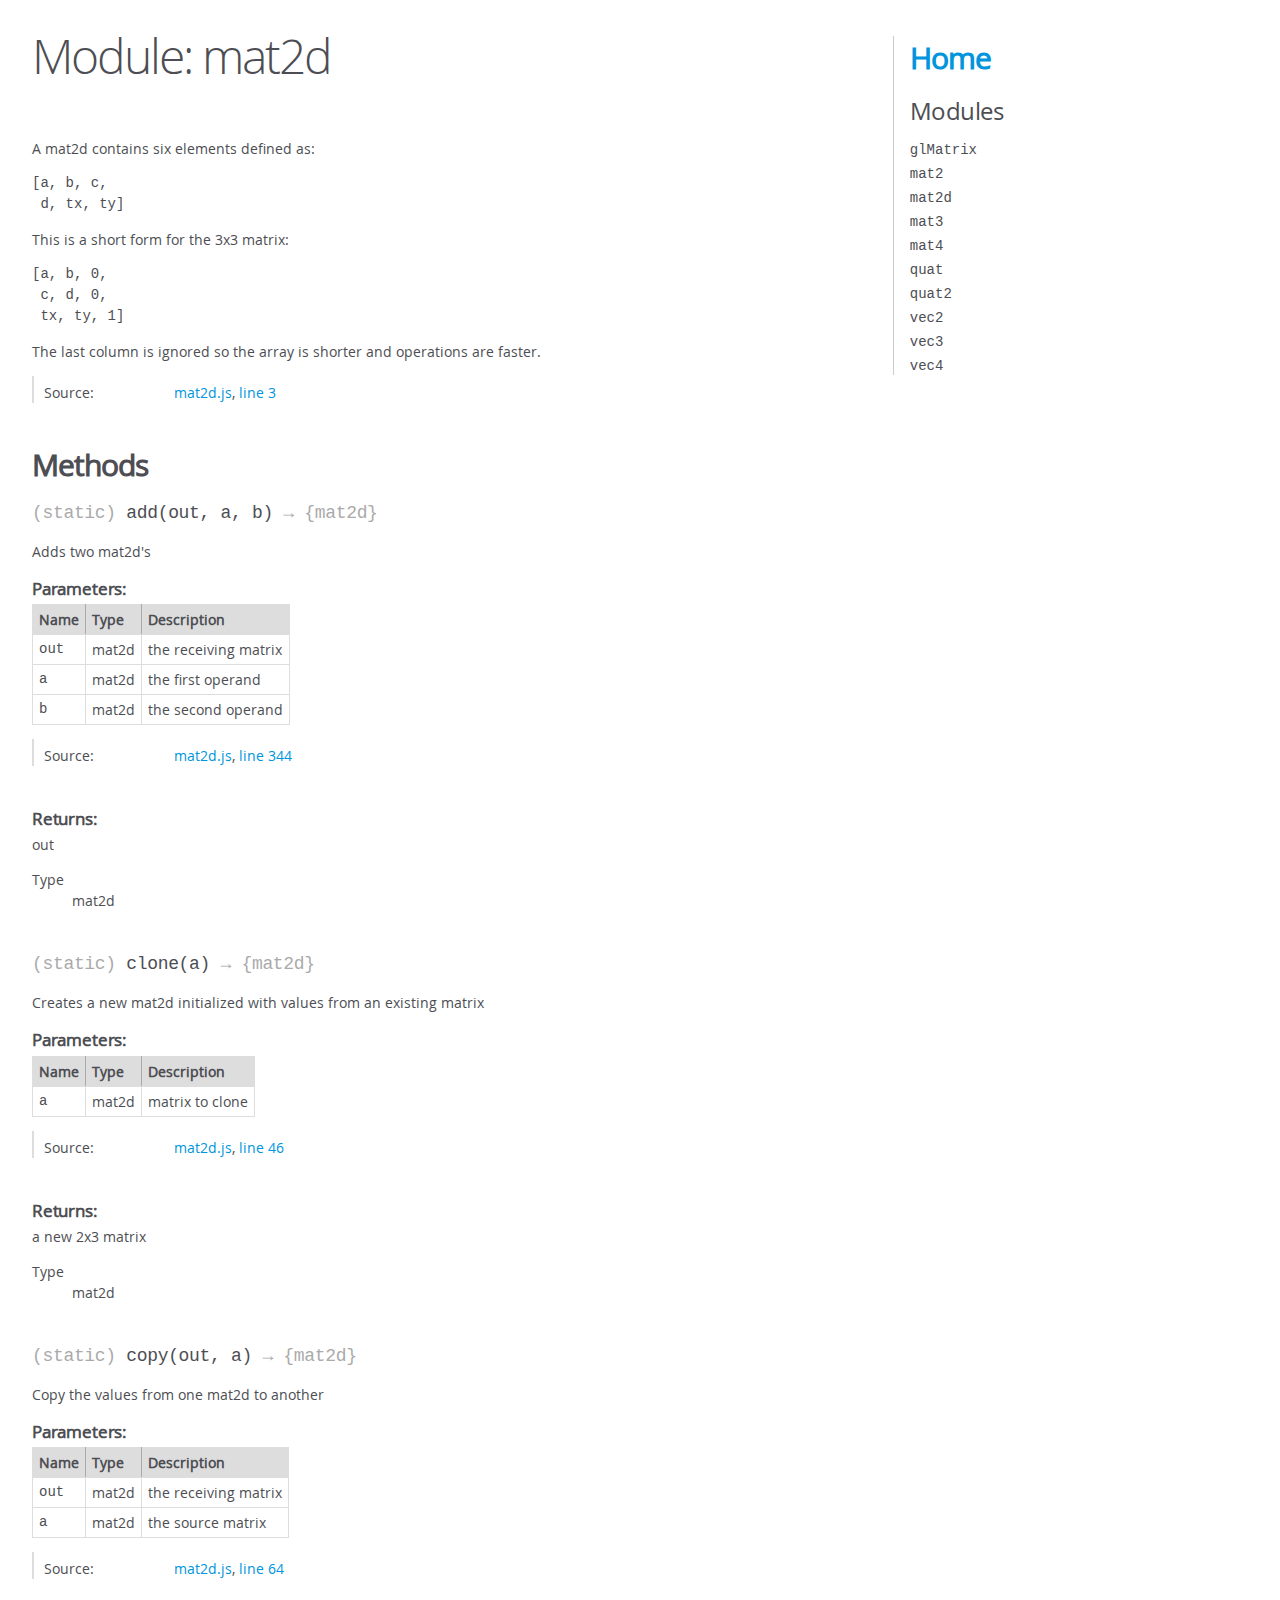
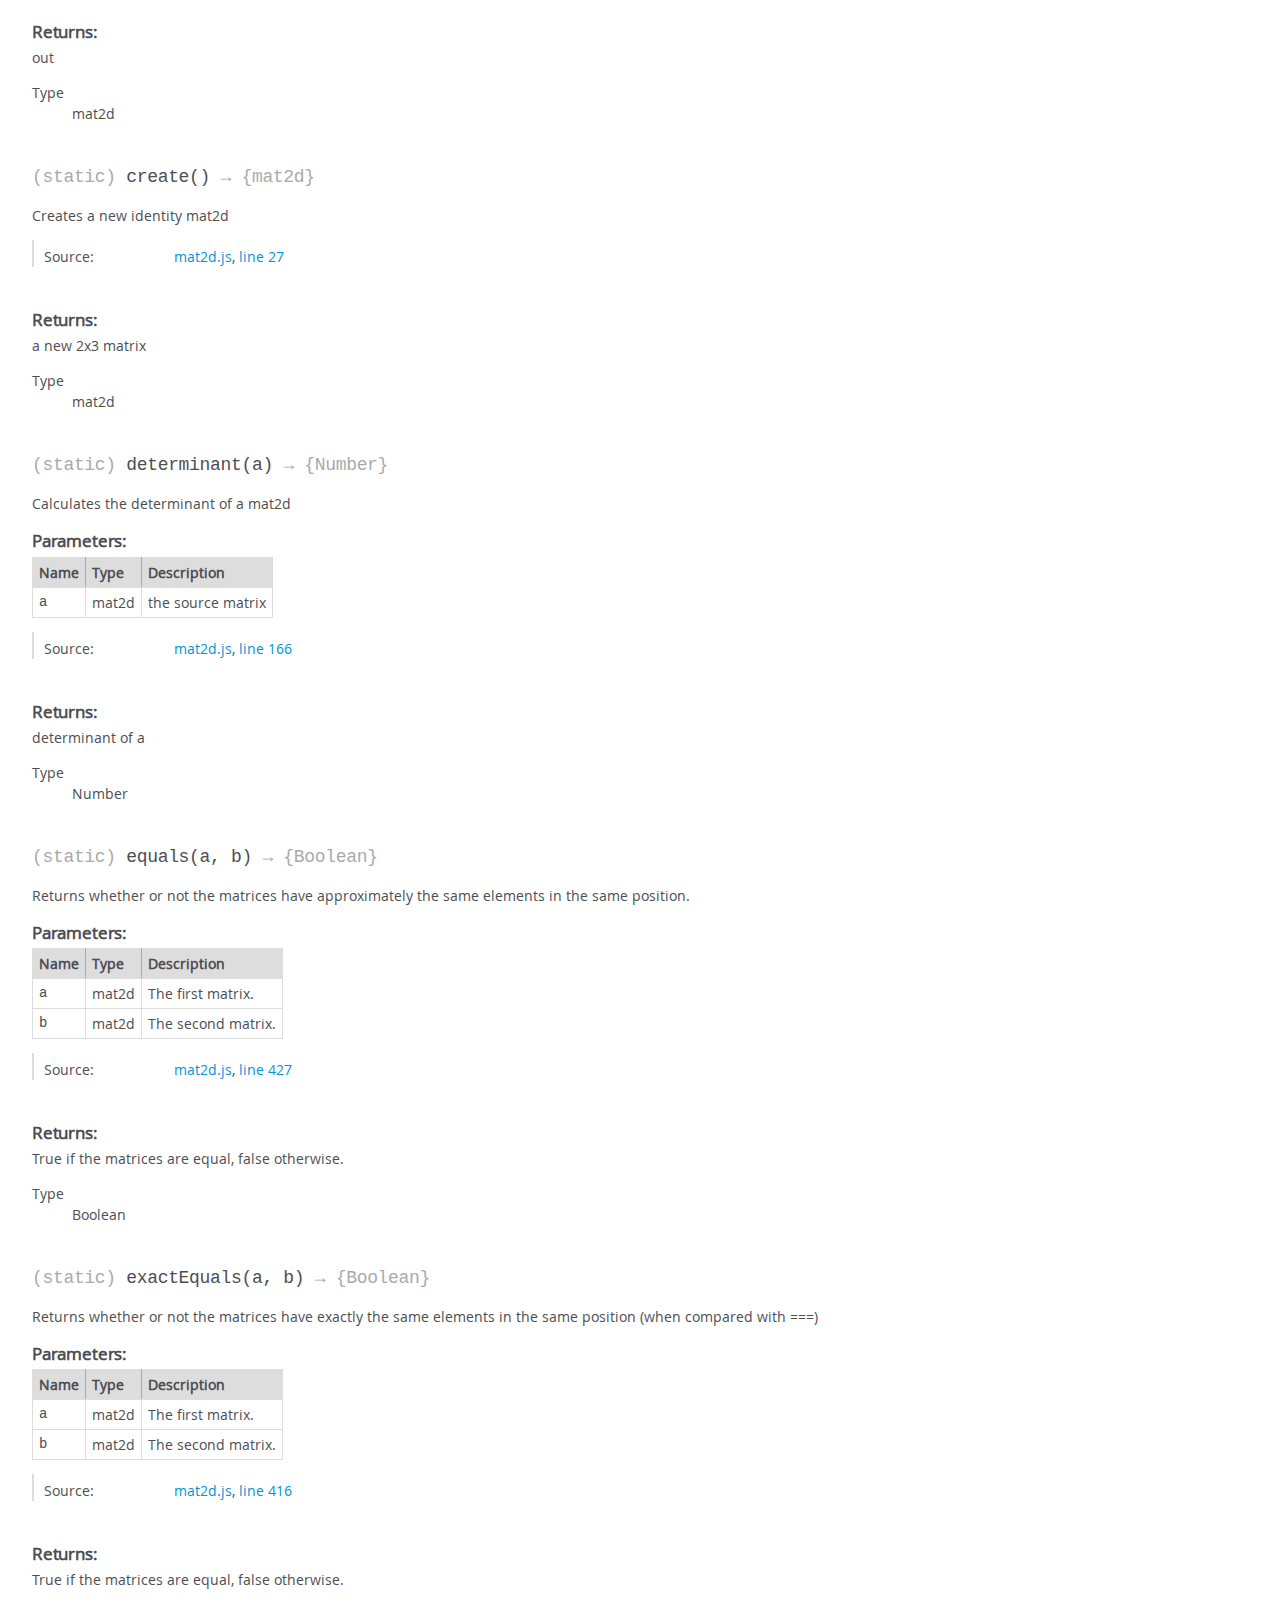
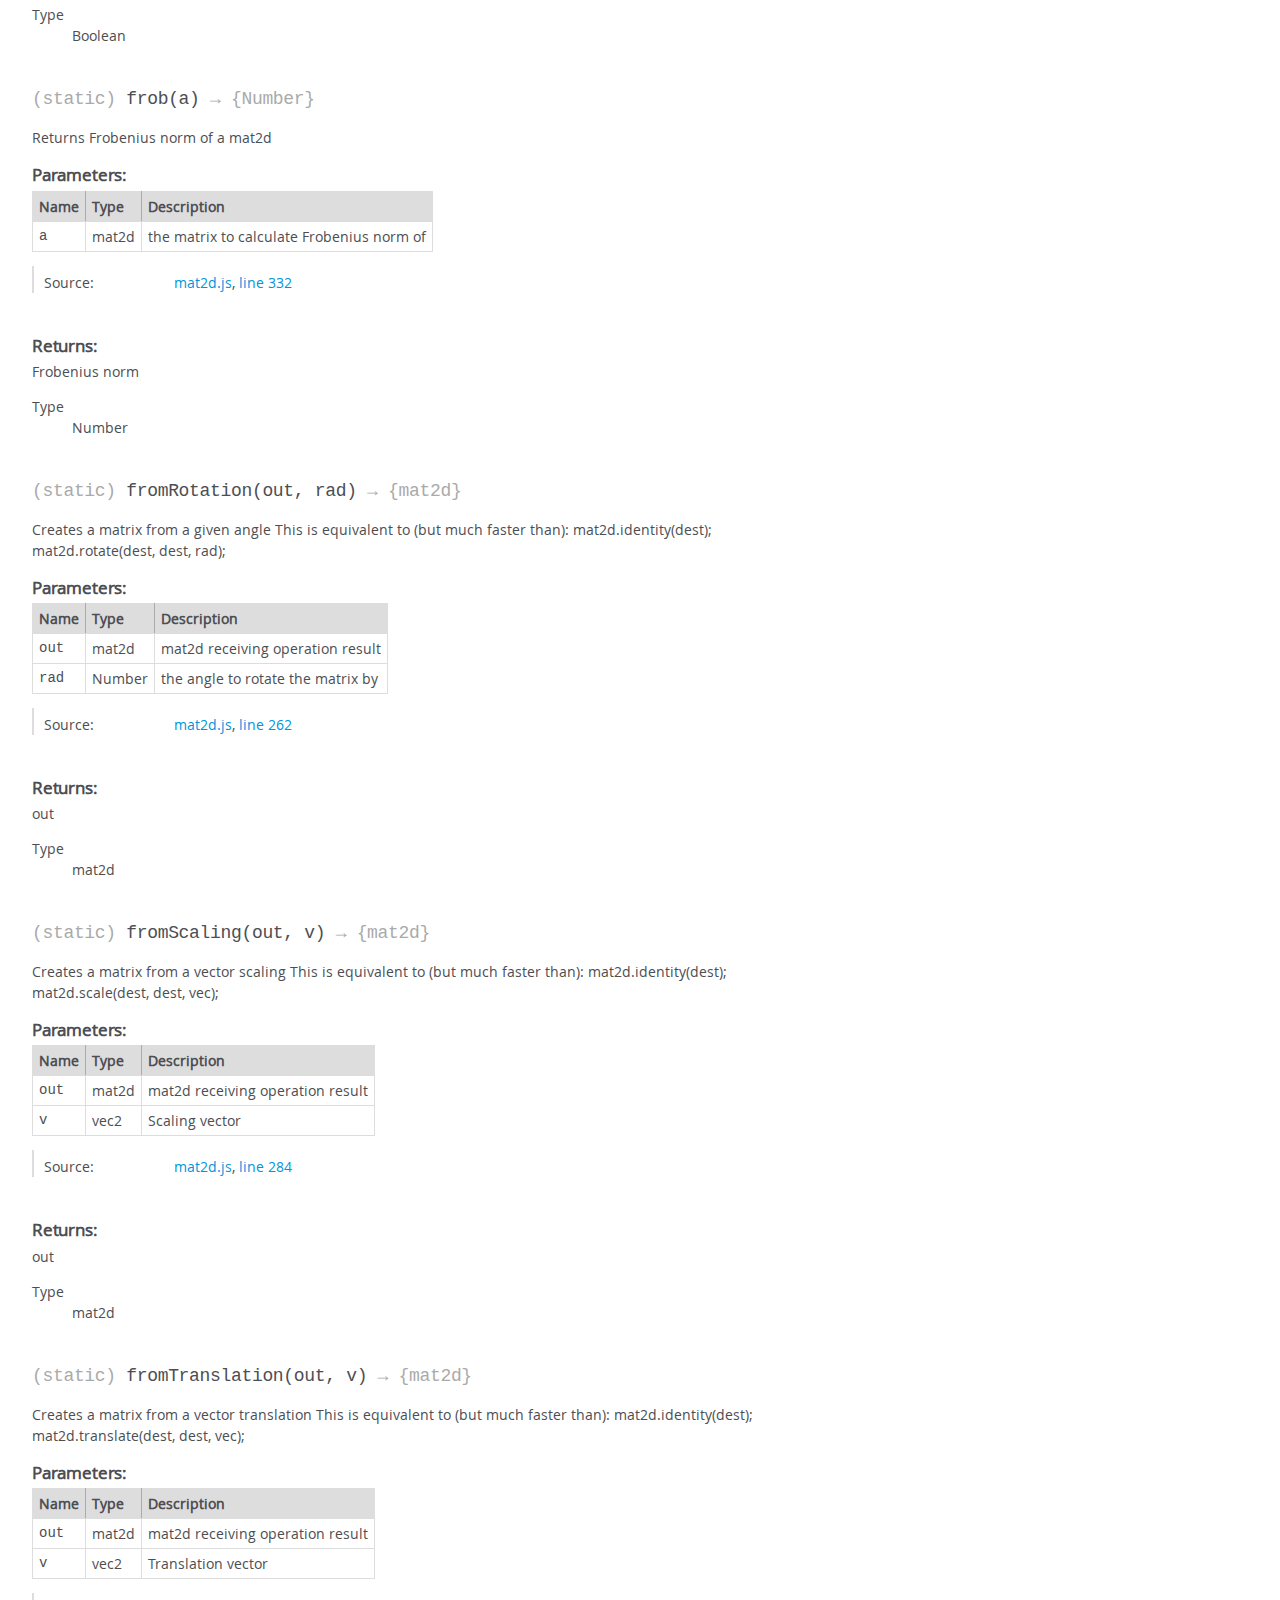
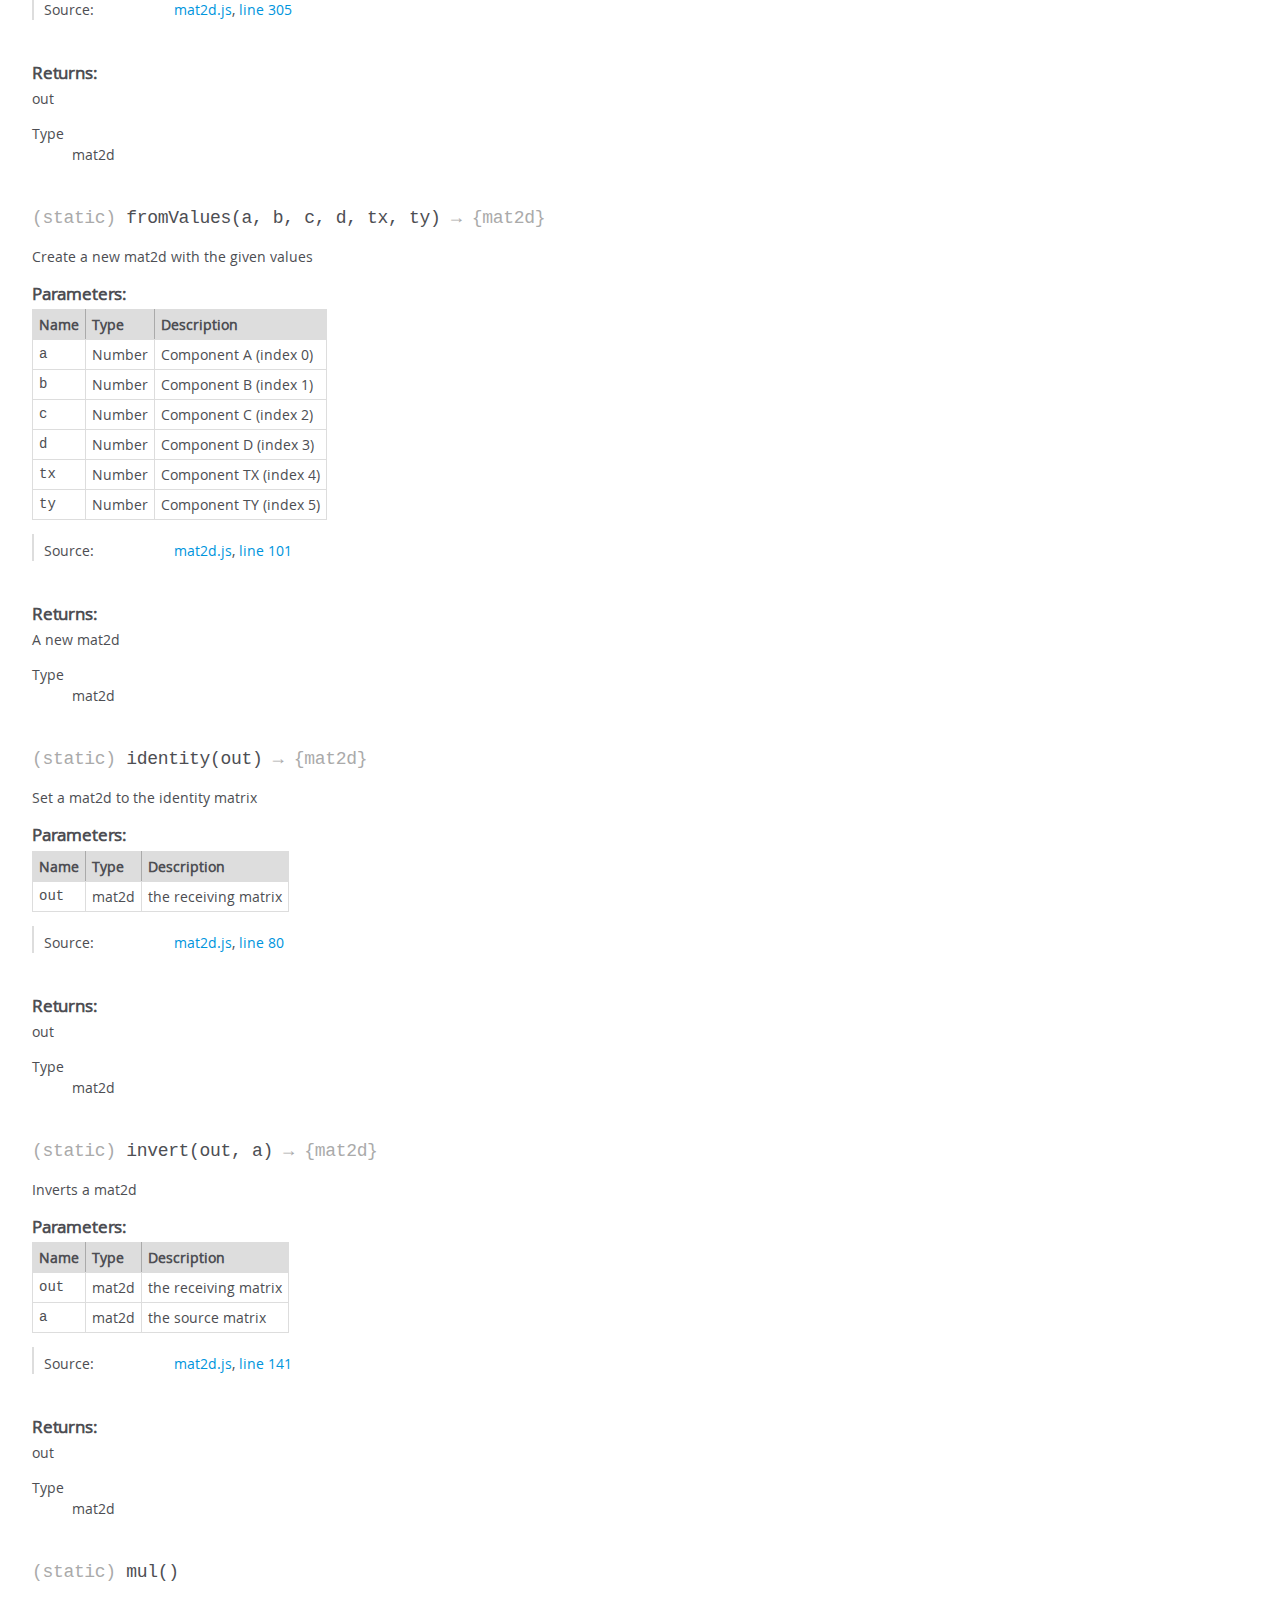
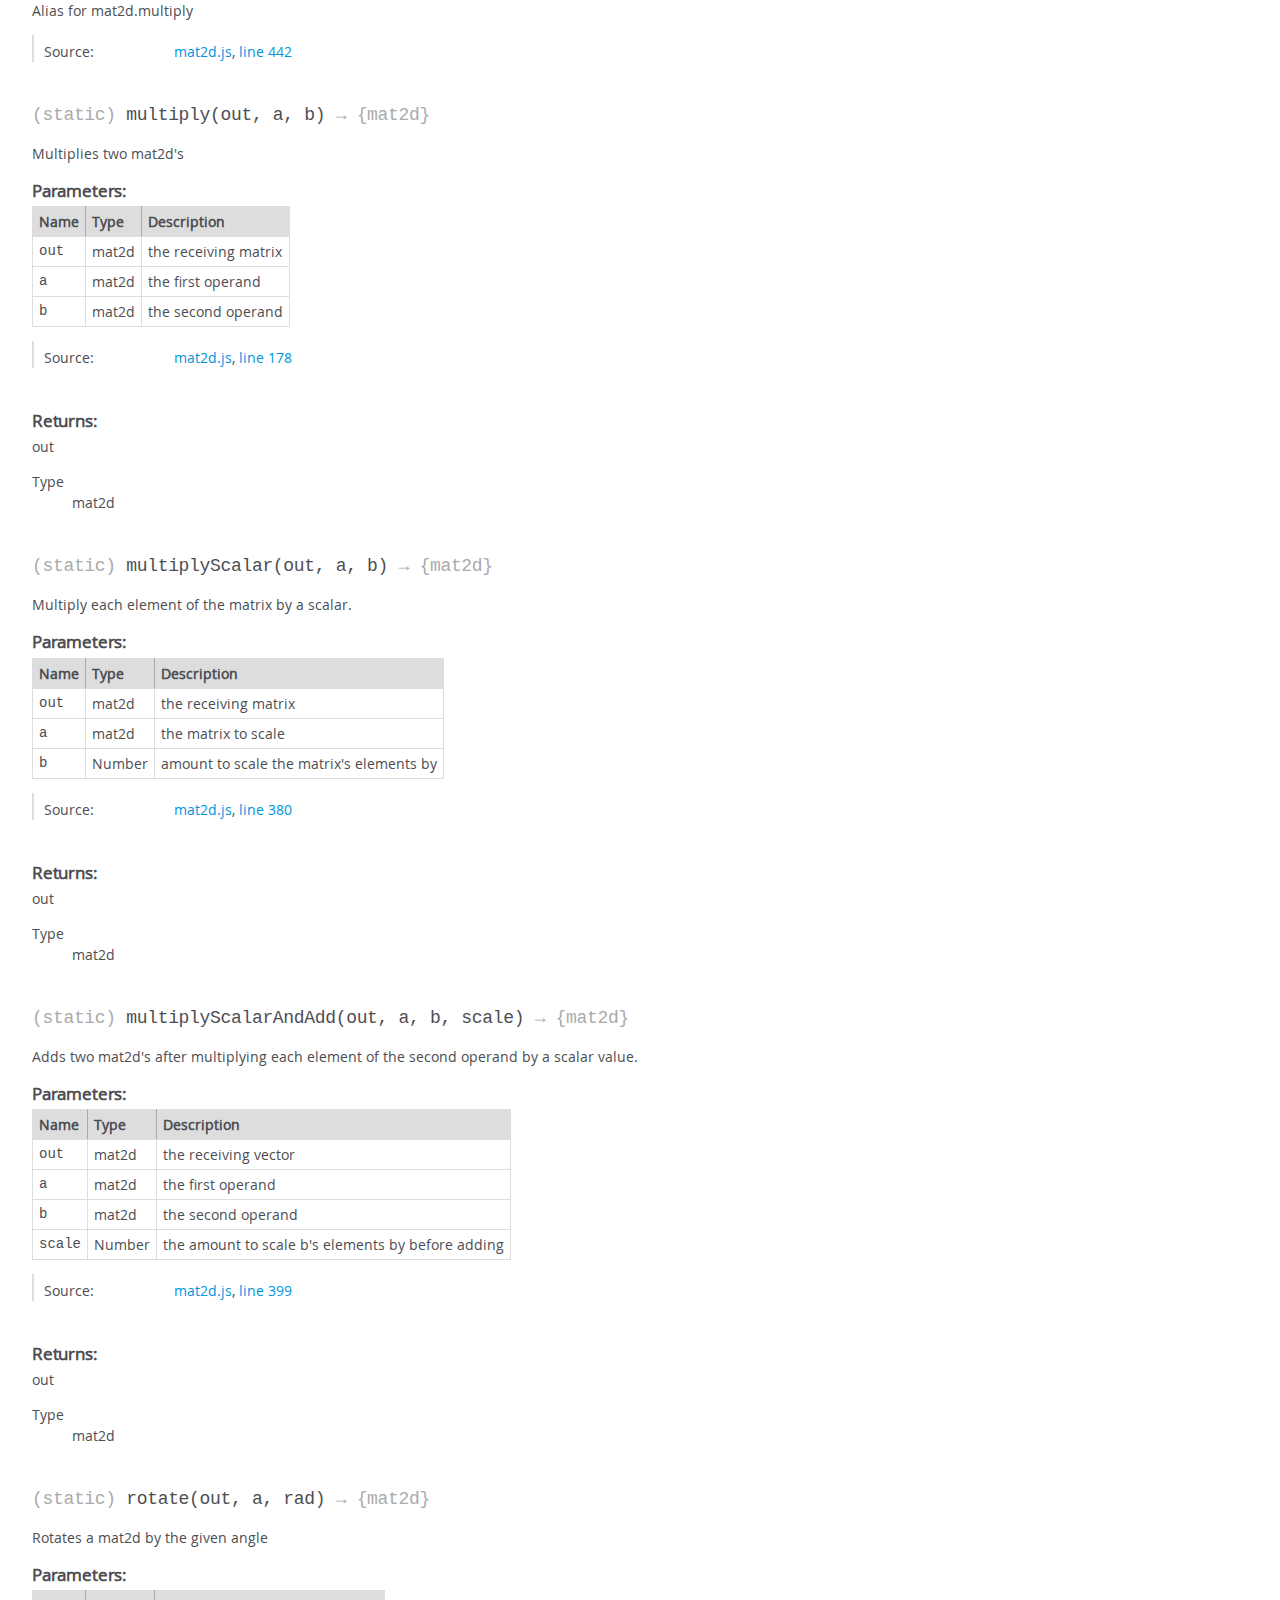
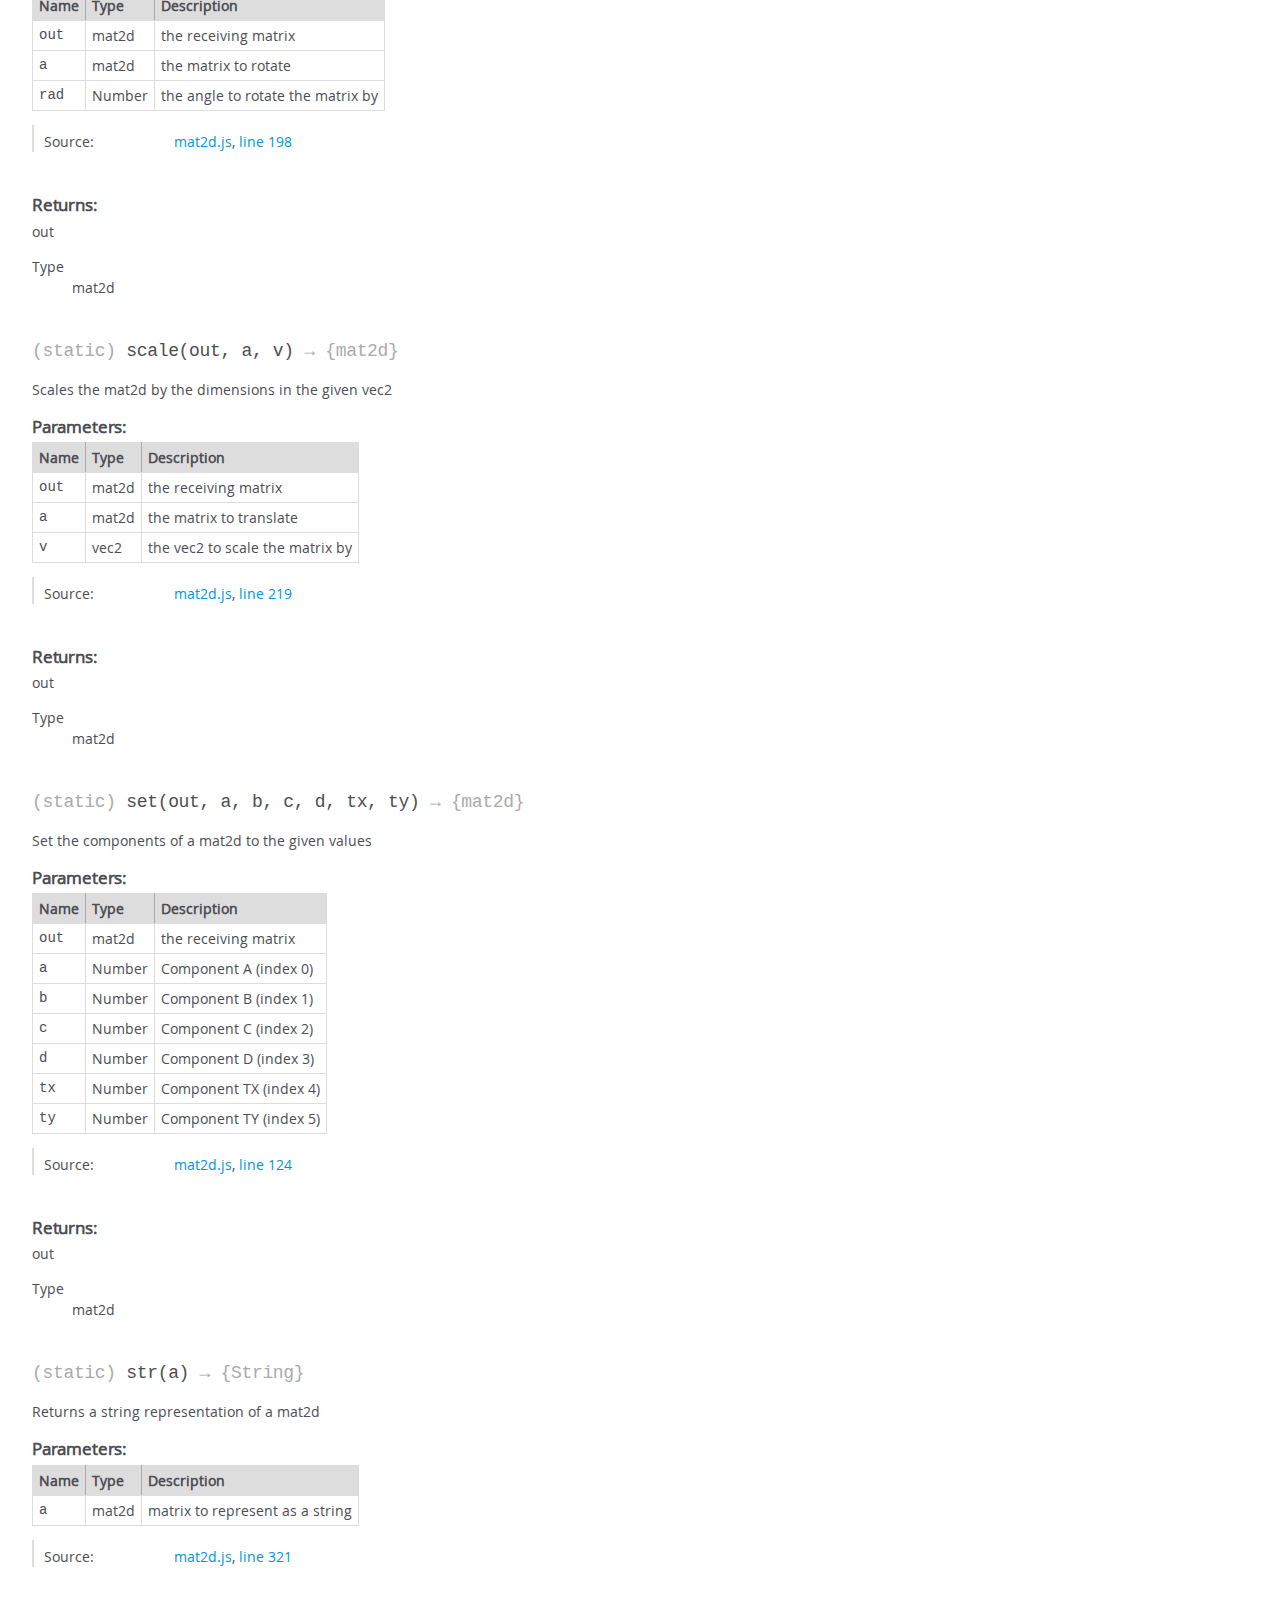
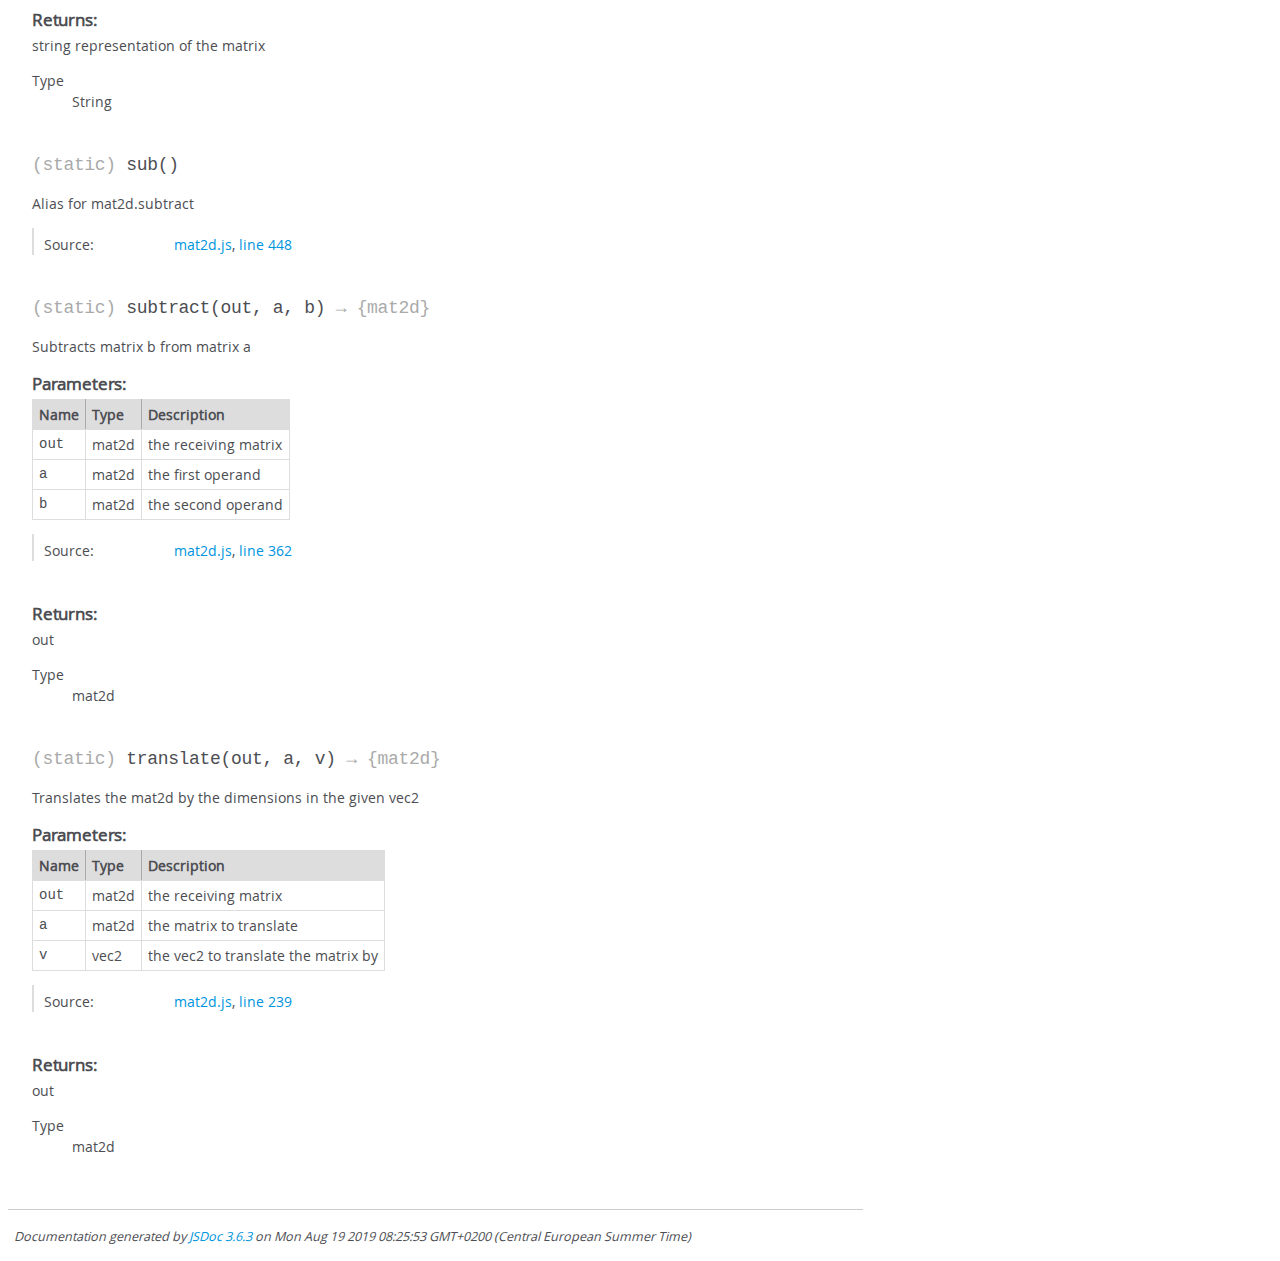
<file: demo_webgl/dev-res/toji-gl-matrix-v3.1.0-6-g0243409/toji-gl-matrix-0243409/docs/module-mat2d.html>
<!DOCTYPE html>
<html lang="en">
<head>
    <meta charset="utf-8">
    <title>JSDoc: Module: mat2d</title>

    <script src="scripts/prettify/prettify.js"> </script>
    <script src="scripts/prettify/lang-css.js"> </script>
    <!--[if lt IE 9]>
      <script src="//html5shiv.googlecode.com/svn/trunk/html5.js"></script>
    <![endif]-->
    <link type="text/css" rel="stylesheet" href="styles/prettify-tomorrow.css">
    <link type="text/css" rel="stylesheet" href="styles/jsdoc-default.css">
</head>

<body>

<div id="main">

    <h1 class="page-title">Module: mat2d</h1>

    




<section>

<header>
    
        
            
        
    
</header>

<article>
    <div class="container-overview">
    
        
            <div class="description">A mat2d contains six elements defined as:<pre>[a, b, c, d, tx, ty]</pre>This is a short form for the 3x3 matrix:<pre>[a, b, 0, c, d, 0, tx, ty, 1]</pre>The last column is ignored so the array is shorter and operations are faster.</div>
        

        
            















<dl class="details">

    

    

    

    

    

    

    

    

    

    

    

    

    
    <dt class="tag-source">Source:</dt>
    <dd class="tag-source"><ul class="dummy"><li>
        <a href="mat2d.js.html">mat2d.js</a>, <a href="mat2d.js.html#line3">line 3</a>
    </li></ul></dd>
    

    

    

    
</dl>




















        
    
    </div>

    

    

    

    

    

    

    

    
        <h3 class="subsection-title">Methods</h3>

        
            

    

    
    <h4 class="name" id=".add"><span class="type-signature">(static) </span>add<span class="signature">(out, a, b)</span><span class="type-signature"> &rarr; {mat2d}</span></h4>
    

    



<div class="description">
    Adds two mat2d's
</div>









    <h5>Parameters:</h5>
    

<table class="params">
    <thead>
    <tr>
        
        <th>Name</th>
        

        <th>Type</th>

        

        

        <th class="last">Description</th>
    </tr>
    </thead>

    <tbody>
    

        <tr>
            
                <td class="name"><code>out</code></td>
            

            <td class="type">
            
                
<span class="param-type">mat2d</span>


            
            </td>

            

            

            <td class="description last">the receiving matrix</td>
        </tr>

    

        <tr>
            
                <td class="name"><code>a</code></td>
            

            <td class="type">
            
                
<span class="param-type">mat2d</span>


            
            </td>

            

            

            <td class="description last">the first operand</td>
        </tr>

    

        <tr>
            
                <td class="name"><code>b</code></td>
            

            <td class="type">
            
                
<span class="param-type">mat2d</span>


            
            </td>

            

            

            <td class="description last">the second operand</td>
        </tr>

    
    </tbody>
</table>






<dl class="details">

    

    

    

    

    

    

    

    

    

    

    

    

    
    <dt class="tag-source">Source:</dt>
    <dd class="tag-source"><ul class="dummy"><li>
        <a href="mat2d.js.html">mat2d.js</a>, <a href="mat2d.js.html#line344">line 344</a>
    </li></ul></dd>
    

    

    

    
</dl>















<h5>Returns:</h5>

        
<div class="param-desc">
    out
</div>



<dl>
    <dt>
        Type
    </dt>
    <dd>
        
<span class="param-type">mat2d</span>


    </dd>
</dl>

    





        
            

    

    
    <h4 class="name" id=".clone"><span class="type-signature">(static) </span>clone<span class="signature">(a)</span><span class="type-signature"> &rarr; {mat2d}</span></h4>
    

    



<div class="description">
    Creates a new mat2d initialized with values from an existing matrix
</div>









    <h5>Parameters:</h5>
    

<table class="params">
    <thead>
    <tr>
        
        <th>Name</th>
        

        <th>Type</th>

        

        

        <th class="last">Description</th>
    </tr>
    </thead>

    <tbody>
    

        <tr>
            
                <td class="name"><code>a</code></td>
            

            <td class="type">
            
                
<span class="param-type">mat2d</span>


            
            </td>

            

            

            <td class="description last">matrix to clone</td>
        </tr>

    
    </tbody>
</table>






<dl class="details">

    

    

    

    

    

    

    

    

    

    

    

    

    
    <dt class="tag-source">Source:</dt>
    <dd class="tag-source"><ul class="dummy"><li>
        <a href="mat2d.js.html">mat2d.js</a>, <a href="mat2d.js.html#line46">line 46</a>
    </li></ul></dd>
    

    

    

    
</dl>















<h5>Returns:</h5>

        
<div class="param-desc">
    a new 2x3 matrix
</div>



<dl>
    <dt>
        Type
    </dt>
    <dd>
        
<span class="param-type">mat2d</span>


    </dd>
</dl>

    





        
            

    

    
    <h4 class="name" id=".copy"><span class="type-signature">(static) </span>copy<span class="signature">(out, a)</span><span class="type-signature"> &rarr; {mat2d}</span></h4>
    

    



<div class="description">
    Copy the values from one mat2d to another
</div>









    <h5>Parameters:</h5>
    

<table class="params">
    <thead>
    <tr>
        
        <th>Name</th>
        

        <th>Type</th>

        

        

        <th class="last">Description</th>
    </tr>
    </thead>

    <tbody>
    

        <tr>
            
                <td class="name"><code>out</code></td>
            

            <td class="type">
            
                
<span class="param-type">mat2d</span>


            
            </td>

            

            

            <td class="description last">the receiving matrix</td>
        </tr>

    

        <tr>
            
                <td class="name"><code>a</code></td>
            

            <td class="type">
            
                
<span class="param-type">mat2d</span>


            
            </td>

            

            

            <td class="description last">the source matrix</td>
        </tr>

    
    </tbody>
</table>






<dl class="details">

    

    

    

    

    

    

    

    

    

    

    

    

    
    <dt class="tag-source">Source:</dt>
    <dd class="tag-source"><ul class="dummy"><li>
        <a href="mat2d.js.html">mat2d.js</a>, <a href="mat2d.js.html#line64">line 64</a>
    </li></ul></dd>
    

    

    

    
</dl>















<h5>Returns:</h5>

        
<div class="param-desc">
    out
</div>



<dl>
    <dt>
        Type
    </dt>
    <dd>
        
<span class="param-type">mat2d</span>


    </dd>
</dl>

    





        
            

    

    
    <h4 class="name" id=".create"><span class="type-signature">(static) </span>create<span class="signature">()</span><span class="type-signature"> &rarr; {mat2d}</span></h4>
    

    



<div class="description">
    Creates a new identity mat2d
</div>













<dl class="details">

    

    

    

    

    

    

    

    

    

    

    

    

    
    <dt class="tag-source">Source:</dt>
    <dd class="tag-source"><ul class="dummy"><li>
        <a href="mat2d.js.html">mat2d.js</a>, <a href="mat2d.js.html#line27">line 27</a>
    </li></ul></dd>
    

    

    

    
</dl>















<h5>Returns:</h5>

        
<div class="param-desc">
    a new 2x3 matrix
</div>



<dl>
    <dt>
        Type
    </dt>
    <dd>
        
<span class="param-type">mat2d</span>


    </dd>
</dl>

    





        
            

    

    
    <h4 class="name" id=".determinant"><span class="type-signature">(static) </span>determinant<span class="signature">(a)</span><span class="type-signature"> &rarr; {Number}</span></h4>
    

    



<div class="description">
    Calculates the determinant of a mat2d
</div>









    <h5>Parameters:</h5>
    

<table class="params">
    <thead>
    <tr>
        
        <th>Name</th>
        

        <th>Type</th>

        

        

        <th class="last">Description</th>
    </tr>
    </thead>

    <tbody>
    

        <tr>
            
                <td class="name"><code>a</code></td>
            

            <td class="type">
            
                
<span class="param-type">mat2d</span>


            
            </td>

            

            

            <td class="description last">the source matrix</td>
        </tr>

    
    </tbody>
</table>






<dl class="details">

    

    

    

    

    

    

    

    

    

    

    

    

    
    <dt class="tag-source">Source:</dt>
    <dd class="tag-source"><ul class="dummy"><li>
        <a href="mat2d.js.html">mat2d.js</a>, <a href="mat2d.js.html#line166">line 166</a>
    </li></ul></dd>
    

    

    

    
</dl>















<h5>Returns:</h5>

        
<div class="param-desc">
    determinant of a
</div>



<dl>
    <dt>
        Type
    </dt>
    <dd>
        
<span class="param-type">Number</span>


    </dd>
</dl>

    





        
            

    

    
    <h4 class="name" id=".equals"><span class="type-signature">(static) </span>equals<span class="signature">(a, b)</span><span class="type-signature"> &rarr; {Boolean}</span></h4>
    

    



<div class="description">
    Returns whether or not the matrices have approximately the same elements in the same position.
</div>









    <h5>Parameters:</h5>
    

<table class="params">
    <thead>
    <tr>
        
        <th>Name</th>
        

        <th>Type</th>

        

        

        <th class="last">Description</th>
    </tr>
    </thead>

    <tbody>
    

        <tr>
            
                <td class="name"><code>a</code></td>
            

            <td class="type">
            
                
<span class="param-type">mat2d</span>


            
            </td>

            

            

            <td class="description last">The first matrix.</td>
        </tr>

    

        <tr>
            
                <td class="name"><code>b</code></td>
            

            <td class="type">
            
                
<span class="param-type">mat2d</span>


            
            </td>

            

            

            <td class="description last">The second matrix.</td>
        </tr>

    
    </tbody>
</table>






<dl class="details">

    

    

    

    

    

    

    

    

    

    

    

    

    
    <dt class="tag-source">Source:</dt>
    <dd class="tag-source"><ul class="dummy"><li>
        <a href="mat2d.js.html">mat2d.js</a>, <a href="mat2d.js.html#line427">line 427</a>
    </li></ul></dd>
    

    

    

    
</dl>















<h5>Returns:</h5>

        
<div class="param-desc">
    True if the matrices are equal, false otherwise.
</div>



<dl>
    <dt>
        Type
    </dt>
    <dd>
        
<span class="param-type">Boolean</span>


    </dd>
</dl>

    





        
            

    

    
    <h4 class="name" id=".exactEquals"><span class="type-signature">(static) </span>exactEquals<span class="signature">(a, b)</span><span class="type-signature"> &rarr; {Boolean}</span></h4>
    

    



<div class="description">
    Returns whether or not the matrices have exactly the same elements in the same position (when compared with ===)
</div>









    <h5>Parameters:</h5>
    

<table class="params">
    <thead>
    <tr>
        
        <th>Name</th>
        

        <th>Type</th>

        

        

        <th class="last">Description</th>
    </tr>
    </thead>

    <tbody>
    

        <tr>
            
                <td class="name"><code>a</code></td>
            

            <td class="type">
            
                
<span class="param-type">mat2d</span>


            
            </td>

            

            

            <td class="description last">The first matrix.</td>
        </tr>

    

        <tr>
            
                <td class="name"><code>b</code></td>
            

            <td class="type">
            
                
<span class="param-type">mat2d</span>


            
            </td>

            

            

            <td class="description last">The second matrix.</td>
        </tr>

    
    </tbody>
</table>






<dl class="details">

    

    

    

    

    

    

    

    

    

    

    

    

    
    <dt class="tag-source">Source:</dt>
    <dd class="tag-source"><ul class="dummy"><li>
        <a href="mat2d.js.html">mat2d.js</a>, <a href="mat2d.js.html#line416">line 416</a>
    </li></ul></dd>
    

    

    

    
</dl>















<h5>Returns:</h5>

        
<div class="param-desc">
    True if the matrices are equal, false otherwise.
</div>



<dl>
    <dt>
        Type
    </dt>
    <dd>
        
<span class="param-type">Boolean</span>


    </dd>
</dl>

    





        
            

    

    
    <h4 class="name" id=".frob"><span class="type-signature">(static) </span>frob<span class="signature">(a)</span><span class="type-signature"> &rarr; {Number}</span></h4>
    

    



<div class="description">
    Returns Frobenius norm of a mat2d
</div>









    <h5>Parameters:</h5>
    

<table class="params">
    <thead>
    <tr>
        
        <th>Name</th>
        

        <th>Type</th>

        

        

        <th class="last">Description</th>
    </tr>
    </thead>

    <tbody>
    

        <tr>
            
                <td class="name"><code>a</code></td>
            

            <td class="type">
            
                
<span class="param-type">mat2d</span>


            
            </td>

            

            

            <td class="description last">the matrix to calculate Frobenius norm of</td>
        </tr>

    
    </tbody>
</table>






<dl class="details">

    

    

    

    

    

    

    

    

    

    

    

    

    
    <dt class="tag-source">Source:</dt>
    <dd class="tag-source"><ul class="dummy"><li>
        <a href="mat2d.js.html">mat2d.js</a>, <a href="mat2d.js.html#line332">line 332</a>
    </li></ul></dd>
    

    

    

    
</dl>















<h5>Returns:</h5>

        
<div class="param-desc">
    Frobenius norm
</div>



<dl>
    <dt>
        Type
    </dt>
    <dd>
        
<span class="param-type">Number</span>


    </dd>
</dl>

    





        
            

    

    
    <h4 class="name" id=".fromRotation"><span class="type-signature">(static) </span>fromRotation<span class="signature">(out, rad)</span><span class="type-signature"> &rarr; {mat2d}</span></h4>
    

    



<div class="description">
    Creates a matrix from a given angleThis is equivalent to (but much faster than):    mat2d.identity(dest);    mat2d.rotate(dest, dest, rad);
</div>









    <h5>Parameters:</h5>
    

<table class="params">
    <thead>
    <tr>
        
        <th>Name</th>
        

        <th>Type</th>

        

        

        <th class="last">Description</th>
    </tr>
    </thead>

    <tbody>
    

        <tr>
            
                <td class="name"><code>out</code></td>
            

            <td class="type">
            
                
<span class="param-type">mat2d</span>


            
            </td>

            

            

            <td class="description last">mat2d receiving operation result</td>
        </tr>

    

        <tr>
            
                <td class="name"><code>rad</code></td>
            

            <td class="type">
            
                
<span class="param-type">Number</span>


            
            </td>

            

            

            <td class="description last">the angle to rotate the matrix by</td>
        </tr>

    
    </tbody>
</table>






<dl class="details">

    

    

    

    

    

    

    

    

    

    

    

    

    
    <dt class="tag-source">Source:</dt>
    <dd class="tag-source"><ul class="dummy"><li>
        <a href="mat2d.js.html">mat2d.js</a>, <a href="mat2d.js.html#line262">line 262</a>
    </li></ul></dd>
    

    

    

    
</dl>















<h5>Returns:</h5>

        
<div class="param-desc">
    out
</div>



<dl>
    <dt>
        Type
    </dt>
    <dd>
        
<span class="param-type">mat2d</span>


    </dd>
</dl>

    





        
            

    

    
    <h4 class="name" id=".fromScaling"><span class="type-signature">(static) </span>fromScaling<span class="signature">(out, v)</span><span class="type-signature"> &rarr; {mat2d}</span></h4>
    

    



<div class="description">
    Creates a matrix from a vector scalingThis is equivalent to (but much faster than):    mat2d.identity(dest);    mat2d.scale(dest, dest, vec);
</div>









    <h5>Parameters:</h5>
    

<table class="params">
    <thead>
    <tr>
        
        <th>Name</th>
        

        <th>Type</th>

        

        

        <th class="last">Description</th>
    </tr>
    </thead>

    <tbody>
    

        <tr>
            
                <td class="name"><code>out</code></td>
            

            <td class="type">
            
                
<span class="param-type">mat2d</span>


            
            </td>

            

            

            <td class="description last">mat2d receiving operation result</td>
        </tr>

    

        <tr>
            
                <td class="name"><code>v</code></td>
            

            <td class="type">
            
                
<span class="param-type">vec2</span>


            
            </td>

            

            

            <td class="description last">Scaling vector</td>
        </tr>

    
    </tbody>
</table>






<dl class="details">

    

    

    

    

    

    

    

    

    

    

    

    

    
    <dt class="tag-source">Source:</dt>
    <dd class="tag-source"><ul class="dummy"><li>
        <a href="mat2d.js.html">mat2d.js</a>, <a href="mat2d.js.html#line284">line 284</a>
    </li></ul></dd>
    

    

    

    
</dl>















<h5>Returns:</h5>

        
<div class="param-desc">
    out
</div>



<dl>
    <dt>
        Type
    </dt>
    <dd>
        
<span class="param-type">mat2d</span>


    </dd>
</dl>

    





        
            

    

    
    <h4 class="name" id=".fromTranslation"><span class="type-signature">(static) </span>fromTranslation<span class="signature">(out, v)</span><span class="type-signature"> &rarr; {mat2d}</span></h4>
    

    



<div class="description">
    Creates a matrix from a vector translationThis is equivalent to (but much faster than):    mat2d.identity(dest);    mat2d.translate(dest, dest, vec);
</div>









    <h5>Parameters:</h5>
    

<table class="params">
    <thead>
    <tr>
        
        <th>Name</th>
        

        <th>Type</th>

        

        

        <th class="last">Description</th>
    </tr>
    </thead>

    <tbody>
    

        <tr>
            
                <td class="name"><code>out</code></td>
            

            <td class="type">
            
                
<span class="param-type">mat2d</span>


            
            </td>

            

            

            <td class="description last">mat2d receiving operation result</td>
        </tr>

    

        <tr>
            
                <td class="name"><code>v</code></td>
            

            <td class="type">
            
                
<span class="param-type">vec2</span>


            
            </td>

            

            

            <td class="description last">Translation vector</td>
        </tr>

    
    </tbody>
</table>






<dl class="details">

    

    

    

    

    

    

    

    

    

    

    

    

    
    <dt class="tag-source">Source:</dt>
    <dd class="tag-source"><ul class="dummy"><li>
        <a href="mat2d.js.html">mat2d.js</a>, <a href="mat2d.js.html#line305">line 305</a>
    </li></ul></dd>
    

    

    

    
</dl>















<h5>Returns:</h5>

        
<div class="param-desc">
    out
</div>



<dl>
    <dt>
        Type
    </dt>
    <dd>
        
<span class="param-type">mat2d</span>


    </dd>
</dl>

    





        
            

    

    
    <h4 class="name" id=".fromValues"><span class="type-signature">(static) </span>fromValues<span class="signature">(a, b, c, d, tx, ty)</span><span class="type-signature"> &rarr; {mat2d}</span></h4>
    

    



<div class="description">
    Create a new mat2d with the given values
</div>









    <h5>Parameters:</h5>
    

<table class="params">
    <thead>
    <tr>
        
        <th>Name</th>
        

        <th>Type</th>

        

        

        <th class="last">Description</th>
    </tr>
    </thead>

    <tbody>
    

        <tr>
            
                <td class="name"><code>a</code></td>
            

            <td class="type">
            
                
<span class="param-type">Number</span>


            
            </td>

            

            

            <td class="description last">Component A (index 0)</td>
        </tr>

    

        <tr>
            
                <td class="name"><code>b</code></td>
            

            <td class="type">
            
                
<span class="param-type">Number</span>


            
            </td>

            

            

            <td class="description last">Component B (index 1)</td>
        </tr>

    

        <tr>
            
                <td class="name"><code>c</code></td>
            

            <td class="type">
            
                
<span class="param-type">Number</span>


            
            </td>

            

            

            <td class="description last">Component C (index 2)</td>
        </tr>

    

        <tr>
            
                <td class="name"><code>d</code></td>
            

            <td class="type">
            
                
<span class="param-type">Number</span>


            
            </td>

            

            

            <td class="description last">Component D (index 3)</td>
        </tr>

    

        <tr>
            
                <td class="name"><code>tx</code></td>
            

            <td class="type">
            
                
<span class="param-type">Number</span>


            
            </td>

            

            

            <td class="description last">Component TX (index 4)</td>
        </tr>

    

        <tr>
            
                <td class="name"><code>ty</code></td>
            

            <td class="type">
            
                
<span class="param-type">Number</span>


            
            </td>

            

            

            <td class="description last">Component TY (index 5)</td>
        </tr>

    
    </tbody>
</table>






<dl class="details">

    

    

    

    

    

    

    

    

    

    

    

    

    
    <dt class="tag-source">Source:</dt>
    <dd class="tag-source"><ul class="dummy"><li>
        <a href="mat2d.js.html">mat2d.js</a>, <a href="mat2d.js.html#line101">line 101</a>
    </li></ul></dd>
    

    

    

    
</dl>















<h5>Returns:</h5>

        
<div class="param-desc">
    A new mat2d
</div>



<dl>
    <dt>
        Type
    </dt>
    <dd>
        
<span class="param-type">mat2d</span>


    </dd>
</dl>

    





        
            

    

    
    <h4 class="name" id=".identity"><span class="type-signature">(static) </span>identity<span class="signature">(out)</span><span class="type-signature"> &rarr; {mat2d}</span></h4>
    

    



<div class="description">
    Set a mat2d to the identity matrix
</div>









    <h5>Parameters:</h5>
    

<table class="params">
    <thead>
    <tr>
        
        <th>Name</th>
        

        <th>Type</th>

        

        

        <th class="last">Description</th>
    </tr>
    </thead>

    <tbody>
    

        <tr>
            
                <td class="name"><code>out</code></td>
            

            <td class="type">
            
                
<span class="param-type">mat2d</span>


            
            </td>

            

            

            <td class="description last">the receiving matrix</td>
        </tr>

    
    </tbody>
</table>






<dl class="details">

    

    

    

    

    

    

    

    

    

    

    

    

    
    <dt class="tag-source">Source:</dt>
    <dd class="tag-source"><ul class="dummy"><li>
        <a href="mat2d.js.html">mat2d.js</a>, <a href="mat2d.js.html#line80">line 80</a>
    </li></ul></dd>
    

    

    

    
</dl>















<h5>Returns:</h5>

        
<div class="param-desc">
    out
</div>



<dl>
    <dt>
        Type
    </dt>
    <dd>
        
<span class="param-type">mat2d</span>


    </dd>
</dl>

    





        
            

    

    
    <h4 class="name" id=".invert"><span class="type-signature">(static) </span>invert<span class="signature">(out, a)</span><span class="type-signature"> &rarr; {mat2d}</span></h4>
    

    



<div class="description">
    Inverts a mat2d
</div>









    <h5>Parameters:</h5>
    

<table class="params">
    <thead>
    <tr>
        
        <th>Name</th>
        

        <th>Type</th>

        

        

        <th class="last">Description</th>
    </tr>
    </thead>

    <tbody>
    

        <tr>
            
                <td class="name"><code>out</code></td>
            

            <td class="type">
            
                
<span class="param-type">mat2d</span>


            
            </td>

            

            

            <td class="description last">the receiving matrix</td>
        </tr>

    

        <tr>
            
                <td class="name"><code>a</code></td>
            

            <td class="type">
            
                
<span class="param-type">mat2d</span>


            
            </td>

            

            

            <td class="description last">the source matrix</td>
        </tr>

    
    </tbody>
</table>






<dl class="details">

    

    

    

    

    

    

    

    

    

    

    

    

    
    <dt class="tag-source">Source:</dt>
    <dd class="tag-source"><ul class="dummy"><li>
        <a href="mat2d.js.html">mat2d.js</a>, <a href="mat2d.js.html#line141">line 141</a>
    </li></ul></dd>
    

    

    

    
</dl>















<h5>Returns:</h5>

        
<div class="param-desc">
    out
</div>



<dl>
    <dt>
        Type
    </dt>
    <dd>
        
<span class="param-type">mat2d</span>


    </dd>
</dl>

    





        
            

    

    
    <h4 class="name" id=".mul"><span class="type-signature">(static) </span>mul<span class="signature">()</span><span class="type-signature"></span></h4>
    

    



<div class="description">
    Alias for mat2d.multiply
</div>













<dl class="details">

    

    

    

    

    

    

    

    

    

    

    

    

    
    <dt class="tag-source">Source:</dt>
    <dd class="tag-source"><ul class="dummy"><li>
        <a href="mat2d.js.html">mat2d.js</a>, <a href="mat2d.js.html#line442">line 442</a>
    </li></ul></dd>
    

    

    

    
</dl>




















        
            

    

    
    <h4 class="name" id=".multiply"><span class="type-signature">(static) </span>multiply<span class="signature">(out, a, b)</span><span class="type-signature"> &rarr; {mat2d}</span></h4>
    

    



<div class="description">
    Multiplies two mat2d's
</div>









    <h5>Parameters:</h5>
    

<table class="params">
    <thead>
    <tr>
        
        <th>Name</th>
        

        <th>Type</th>

        

        

        <th class="last">Description</th>
    </tr>
    </thead>

    <tbody>
    

        <tr>
            
                <td class="name"><code>out</code></td>
            

            <td class="type">
            
                
<span class="param-type">mat2d</span>


            
            </td>

            

            

            <td class="description last">the receiving matrix</td>
        </tr>

    

        <tr>
            
                <td class="name"><code>a</code></td>
            

            <td class="type">
            
                
<span class="param-type">mat2d</span>


            
            </td>

            

            

            <td class="description last">the first operand</td>
        </tr>

    

        <tr>
            
                <td class="name"><code>b</code></td>
            

            <td class="type">
            
                
<span class="param-type">mat2d</span>


            
            </td>

            

            

            <td class="description last">the second operand</td>
        </tr>

    
    </tbody>
</table>






<dl class="details">

    

    

    

    

    

    

    

    

    

    

    

    

    
    <dt class="tag-source">Source:</dt>
    <dd class="tag-source"><ul class="dummy"><li>
        <a href="mat2d.js.html">mat2d.js</a>, <a href="mat2d.js.html#line178">line 178</a>
    </li></ul></dd>
    

    

    

    
</dl>















<h5>Returns:</h5>

        
<div class="param-desc">
    out
</div>



<dl>
    <dt>
        Type
    </dt>
    <dd>
        
<span class="param-type">mat2d</span>


    </dd>
</dl>

    





        
            

    

    
    <h4 class="name" id=".multiplyScalar"><span class="type-signature">(static) </span>multiplyScalar<span class="signature">(out, a, b)</span><span class="type-signature"> &rarr; {mat2d}</span></h4>
    

    



<div class="description">
    Multiply each element of the matrix by a scalar.
</div>









    <h5>Parameters:</h5>
    

<table class="params">
    <thead>
    <tr>
        
        <th>Name</th>
        

        <th>Type</th>

        

        

        <th class="last">Description</th>
    </tr>
    </thead>

    <tbody>
    

        <tr>
            
                <td class="name"><code>out</code></td>
            

            <td class="type">
            
                
<span class="param-type">mat2d</span>


            
            </td>

            

            

            <td class="description last">the receiving matrix</td>
        </tr>

    

        <tr>
            
                <td class="name"><code>a</code></td>
            

            <td class="type">
            
                
<span class="param-type">mat2d</span>


            
            </td>

            

            

            <td class="description last">the matrix to scale</td>
        </tr>

    

        <tr>
            
                <td class="name"><code>b</code></td>
            

            <td class="type">
            
                
<span class="param-type">Number</span>


            
            </td>

            

            

            <td class="description last">amount to scale the matrix's elements by</td>
        </tr>

    
    </tbody>
</table>






<dl class="details">

    

    

    

    

    

    

    

    

    

    

    

    

    
    <dt class="tag-source">Source:</dt>
    <dd class="tag-source"><ul class="dummy"><li>
        <a href="mat2d.js.html">mat2d.js</a>, <a href="mat2d.js.html#line380">line 380</a>
    </li></ul></dd>
    

    

    

    
</dl>















<h5>Returns:</h5>

        
<div class="param-desc">
    out
</div>



<dl>
    <dt>
        Type
    </dt>
    <dd>
        
<span class="param-type">mat2d</span>


    </dd>
</dl>

    





        
            

    

    
    <h4 class="name" id=".multiplyScalarAndAdd"><span class="type-signature">(static) </span>multiplyScalarAndAdd<span class="signature">(out, a, b, scale)</span><span class="type-signature"> &rarr; {mat2d}</span></h4>
    

    



<div class="description">
    Adds two mat2d's after multiplying each element of the second operand by a scalar value.
</div>









    <h5>Parameters:</h5>
    

<table class="params">
    <thead>
    <tr>
        
        <th>Name</th>
        

        <th>Type</th>

        

        

        <th class="last">Description</th>
    </tr>
    </thead>

    <tbody>
    

        <tr>
            
                <td class="name"><code>out</code></td>
            

            <td class="type">
            
                
<span class="param-type">mat2d</span>


            
            </td>

            

            

            <td class="description last">the receiving vector</td>
        </tr>

    

        <tr>
            
                <td class="name"><code>a</code></td>
            

            <td class="type">
            
                
<span class="param-type">mat2d</span>


            
            </td>

            

            

            <td class="description last">the first operand</td>
        </tr>

    

        <tr>
            
                <td class="name"><code>b</code></td>
            

            <td class="type">
            
                
<span class="param-type">mat2d</span>


            
            </td>

            

            

            <td class="description last">the second operand</td>
        </tr>

    

        <tr>
            
                <td class="name"><code>scale</code></td>
            

            <td class="type">
            
                
<span class="param-type">Number</span>


            
            </td>

            

            

            <td class="description last">the amount to scale b's elements by before adding</td>
        </tr>

    
    </tbody>
</table>






<dl class="details">

    

    

    

    

    

    

    

    

    

    

    

    

    
    <dt class="tag-source">Source:</dt>
    <dd class="tag-source"><ul class="dummy"><li>
        <a href="mat2d.js.html">mat2d.js</a>, <a href="mat2d.js.html#line399">line 399</a>
    </li></ul></dd>
    

    

    

    
</dl>















<h5>Returns:</h5>

        
<div class="param-desc">
    out
</div>



<dl>
    <dt>
        Type
    </dt>
    <dd>
        
<span class="param-type">mat2d</span>


    </dd>
</dl>

    





        
            

    

    
    <h4 class="name" id=".rotate"><span class="type-signature">(static) </span>rotate<span class="signature">(out, a, rad)</span><span class="type-signature"> &rarr; {mat2d}</span></h4>
    

    



<div class="description">
    Rotates a mat2d by the given angle
</div>









    <h5>Parameters:</h5>
    

<table class="params">
    <thead>
    <tr>
        
        <th>Name</th>
        

        <th>Type</th>

        

        

        <th class="last">Description</th>
    </tr>
    </thead>

    <tbody>
    

        <tr>
            
                <td class="name"><code>out</code></td>
            

            <td class="type">
            
                
<span class="param-type">mat2d</span>


            
            </td>

            

            

            <td class="description last">the receiving matrix</td>
        </tr>

    

        <tr>
            
                <td class="name"><code>a</code></td>
            

            <td class="type">
            
                
<span class="param-type">mat2d</span>


            
            </td>

            

            

            <td class="description last">the matrix to rotate</td>
        </tr>

    

        <tr>
            
                <td class="name"><code>rad</code></td>
            

            <td class="type">
            
                
<span class="param-type">Number</span>


            
            </td>

            

            

            <td class="description last">the angle to rotate the matrix by</td>
        </tr>

    
    </tbody>
</table>






<dl class="details">

    

    

    

    

    

    

    

    

    

    

    

    

    
    <dt class="tag-source">Source:</dt>
    <dd class="tag-source"><ul class="dummy"><li>
        <a href="mat2d.js.html">mat2d.js</a>, <a href="mat2d.js.html#line198">line 198</a>
    </li></ul></dd>
    

    

    

    
</dl>















<h5>Returns:</h5>

        
<div class="param-desc">
    out
</div>



<dl>
    <dt>
        Type
    </dt>
    <dd>
        
<span class="param-type">mat2d</span>


    </dd>
</dl>

    





        
            

    

    
    <h4 class="name" id=".scale"><span class="type-signature">(static) </span>scale<span class="signature">(out, a, v)</span><span class="type-signature"> &rarr; {mat2d}</span></h4>
    

    



<div class="description">
    Scales the mat2d by the dimensions in the given vec2
</div>









    <h5>Parameters:</h5>
    

<table class="params">
    <thead>
    <tr>
        
        <th>Name</th>
        

        <th>Type</th>

        

        

        <th class="last">Description</th>
    </tr>
    </thead>

    <tbody>
    

        <tr>
            
                <td class="name"><code>out</code></td>
            

            <td class="type">
            
                
<span class="param-type">mat2d</span>


            
            </td>

            

            

            <td class="description last">the receiving matrix</td>
        </tr>

    

        <tr>
            
                <td class="name"><code>a</code></td>
            

            <td class="type">
            
                
<span class="param-type">mat2d</span>


            
            </td>

            

            

            <td class="description last">the matrix to translate</td>
        </tr>

    

        <tr>
            
                <td class="name"><code>v</code></td>
            

            <td class="type">
            
                
<span class="param-type">vec2</span>


            
            </td>

            

            

            <td class="description last">the vec2 to scale the matrix by</td>
        </tr>

    
    </tbody>
</table>






<dl class="details">

    

    

    

    

    

    

    

    

    

    

    

    

    
    <dt class="tag-source">Source:</dt>
    <dd class="tag-source"><ul class="dummy"><li>
        <a href="mat2d.js.html">mat2d.js</a>, <a href="mat2d.js.html#line219">line 219</a>
    </li></ul></dd>
    

    

    

    
</dl>















<h5>Returns:</h5>

        
<div class="param-desc">
    out
</div>



<dl>
    <dt>
        Type
    </dt>
    <dd>
        
<span class="param-type">mat2d</span>


    </dd>
</dl>

    





        
            

    

    
    <h4 class="name" id=".set"><span class="type-signature">(static) </span>set<span class="signature">(out, a, b, c, d, tx, ty)</span><span class="type-signature"> &rarr; {mat2d}</span></h4>
    

    



<div class="description">
    Set the components of a mat2d to the given values
</div>









    <h5>Parameters:</h5>
    

<table class="params">
    <thead>
    <tr>
        
        <th>Name</th>
        

        <th>Type</th>

        

        

        <th class="last">Description</th>
    </tr>
    </thead>

    <tbody>
    

        <tr>
            
                <td class="name"><code>out</code></td>
            

            <td class="type">
            
                
<span class="param-type">mat2d</span>


            
            </td>

            

            

            <td class="description last">the receiving matrix</td>
        </tr>

    

        <tr>
            
                <td class="name"><code>a</code></td>
            

            <td class="type">
            
                
<span class="param-type">Number</span>


            
            </td>

            

            

            <td class="description last">Component A (index 0)</td>
        </tr>

    

        <tr>
            
                <td class="name"><code>b</code></td>
            

            <td class="type">
            
                
<span class="param-type">Number</span>


            
            </td>

            

            

            <td class="description last">Component B (index 1)</td>
        </tr>

    

        <tr>
            
                <td class="name"><code>c</code></td>
            

            <td class="type">
            
                
<span class="param-type">Number</span>


            
            </td>

            

            

            <td class="description last">Component C (index 2)</td>
        </tr>

    

        <tr>
            
                <td class="name"><code>d</code></td>
            

            <td class="type">
            
                
<span class="param-type">Number</span>


            
            </td>

            

            

            <td class="description last">Component D (index 3)</td>
        </tr>

    

        <tr>
            
                <td class="name"><code>tx</code></td>
            

            <td class="type">
            
                
<span class="param-type">Number</span>


            
            </td>

            

            

            <td class="description last">Component TX (index 4)</td>
        </tr>

    

        <tr>
            
                <td class="name"><code>ty</code></td>
            

            <td class="type">
            
                
<span class="param-type">Number</span>


            
            </td>

            

            

            <td class="description last">Component TY (index 5)</td>
        </tr>

    
    </tbody>
</table>






<dl class="details">

    

    

    

    

    

    

    

    

    

    

    

    

    
    <dt class="tag-source">Source:</dt>
    <dd class="tag-source"><ul class="dummy"><li>
        <a href="mat2d.js.html">mat2d.js</a>, <a href="mat2d.js.html#line124">line 124</a>
    </li></ul></dd>
    

    

    

    
</dl>















<h5>Returns:</h5>

        
<div class="param-desc">
    out
</div>



<dl>
    <dt>
        Type
    </dt>
    <dd>
        
<span class="param-type">mat2d</span>


    </dd>
</dl>

    





        
            

    

    
    <h4 class="name" id=".str"><span class="type-signature">(static) </span>str<span class="signature">(a)</span><span class="type-signature"> &rarr; {String}</span></h4>
    

    



<div class="description">
    Returns a string representation of a mat2d
</div>









    <h5>Parameters:</h5>
    

<table class="params">
    <thead>
    <tr>
        
        <th>Name</th>
        

        <th>Type</th>

        

        

        <th class="last">Description</th>
    </tr>
    </thead>

    <tbody>
    

        <tr>
            
                <td class="name"><code>a</code></td>
            

            <td class="type">
            
                
<span class="param-type">mat2d</span>


            
            </td>

            

            

            <td class="description last">matrix to represent as a string</td>
        </tr>

    
    </tbody>
</table>






<dl class="details">

    

    

    

    

    

    

    

    

    

    

    

    

    
    <dt class="tag-source">Source:</dt>
    <dd class="tag-source"><ul class="dummy"><li>
        <a href="mat2d.js.html">mat2d.js</a>, <a href="mat2d.js.html#line321">line 321</a>
    </li></ul></dd>
    

    

    

    
</dl>















<h5>Returns:</h5>

        
<div class="param-desc">
    string representation of the matrix
</div>



<dl>
    <dt>
        Type
    </dt>
    <dd>
        
<span class="param-type">String</span>


    </dd>
</dl>

    





        
            

    

    
    <h4 class="name" id=".sub"><span class="type-signature">(static) </span>sub<span class="signature">()</span><span class="type-signature"></span></h4>
    

    



<div class="description">
    Alias for mat2d.subtract
</div>













<dl class="details">

    

    

    

    

    

    

    

    

    

    

    

    

    
    <dt class="tag-source">Source:</dt>
    <dd class="tag-source"><ul class="dummy"><li>
        <a href="mat2d.js.html">mat2d.js</a>, <a href="mat2d.js.html#line448">line 448</a>
    </li></ul></dd>
    

    

    

    
</dl>




















        
            

    

    
    <h4 class="name" id=".subtract"><span class="type-signature">(static) </span>subtract<span class="signature">(out, a, b)</span><span class="type-signature"> &rarr; {mat2d}</span></h4>
    

    



<div class="description">
    Subtracts matrix b from matrix a
</div>









    <h5>Parameters:</h5>
    

<table class="params">
    <thead>
    <tr>
        
        <th>Name</th>
        

        <th>Type</th>

        

        

        <th class="last">Description</th>
    </tr>
    </thead>

    <tbody>
    

        <tr>
            
                <td class="name"><code>out</code></td>
            

            <td class="type">
            
                
<span class="param-type">mat2d</span>


            
            </td>

            

            

            <td class="description last">the receiving matrix</td>
        </tr>

    

        <tr>
            
                <td class="name"><code>a</code></td>
            

            <td class="type">
            
                
<span class="param-type">mat2d</span>


            
            </td>

            

            

            <td class="description last">the first operand</td>
        </tr>

    

        <tr>
            
                <td class="name"><code>b</code></td>
            

            <td class="type">
            
                
<span class="param-type">mat2d</span>


            
            </td>

            

            

            <td class="description last">the second operand</td>
        </tr>

    
    </tbody>
</table>






<dl class="details">

    

    

    

    

    

    

    

    

    

    

    

    

    
    <dt class="tag-source">Source:</dt>
    <dd class="tag-source"><ul class="dummy"><li>
        <a href="mat2d.js.html">mat2d.js</a>, <a href="mat2d.js.html#line362">line 362</a>
    </li></ul></dd>
    

    

    

    
</dl>















<h5>Returns:</h5>

        
<div class="param-desc">
    out
</div>



<dl>
    <dt>
        Type
    </dt>
    <dd>
        
<span class="param-type">mat2d</span>


    </dd>
</dl>

    





        
            

    

    
    <h4 class="name" id=".translate"><span class="type-signature">(static) </span>translate<span class="signature">(out, a, v)</span><span class="type-signature"> &rarr; {mat2d}</span></h4>
    

    



<div class="description">
    Translates the mat2d by the dimensions in the given vec2
</div>









    <h5>Parameters:</h5>
    

<table class="params">
    <thead>
    <tr>
        
        <th>Name</th>
        

        <th>Type</th>

        

        

        <th class="last">Description</th>
    </tr>
    </thead>

    <tbody>
    

        <tr>
            
                <td class="name"><code>out</code></td>
            

            <td class="type">
            
                
<span class="param-type">mat2d</span>


            
            </td>

            

            

            <td class="description last">the receiving matrix</td>
        </tr>

    

        <tr>
            
                <td class="name"><code>a</code></td>
            

            <td class="type">
            
                
<span class="param-type">mat2d</span>


            
            </td>

            

            

            <td class="description last">the matrix to translate</td>
        </tr>

    

        <tr>
            
                <td class="name"><code>v</code></td>
            

            <td class="type">
            
                
<span class="param-type">vec2</span>


            
            </td>

            

            

            <td class="description last">the vec2 to translate the matrix by</td>
        </tr>

    
    </tbody>
</table>






<dl class="details">

    

    

    

    

    

    

    

    

    

    

    

    

    
    <dt class="tag-source">Source:</dt>
    <dd class="tag-source"><ul class="dummy"><li>
        <a href="mat2d.js.html">mat2d.js</a>, <a href="mat2d.js.html#line239">line 239</a>
    </li></ul></dd>
    

    

    

    
</dl>















<h5>Returns:</h5>

        
<div class="param-desc">
    out
</div>



<dl>
    <dt>
        Type
    </dt>
    <dd>
        
<span class="param-type">mat2d</span>


    </dd>
</dl>

    





        
    

    

    
</article>

</section>




</div>

<nav>
    <h2><a href="index.html">Home</a></h2><h3>Modules</h3><ul><li><a href="module-glMatrix.html">glMatrix</a></li><li><a href="module-mat2.html">mat2</a></li><li><a href="module-mat2d.html">mat2d</a></li><li><a href="module-mat3.html">mat3</a></li><li><a href="module-mat4.html">mat4</a></li><li><a href="module-quat.html">quat</a></li><li><a href="module-quat2.html">quat2</a></li><li><a href="module-vec2.html">vec2</a></li><li><a href="module-vec3.html">vec3</a></li><li><a href="module-vec4.html">vec4</a></li></ul>
</nav>

<br class="clear">

<footer>
    Documentation generated by <a href="https://github.com/jsdoc/jsdoc">JSDoc 3.6.3</a> on Mon Aug 19 2019 08:25:53 GMT+0200 (Central European Summer Time)
</footer>

<script> prettyPrint(); </script>
<script src="scripts/linenumber.js"> </script>
</body>
</html>
</file>
<file: demo_webgl/style.css>
* {
    margin: 0;
    padding: 0;
}

body {
    display: flex;
    position: relative;

    width: 100vw;
    height: 100vh;
}

canvas {
    border: 1px black solid;
    position: absolute;
    width: 800px;
    height: 600px;
}
</file>
<file: vanilla-version-1/style.css>
* {
    font-family: Arial, Helvetica, sans-serif;
    box-sizing: border-box;
    margin: 0;
    padding: 0;
}

body {
    background-color: #444;
}

.game-panel {
    display: flex;
    justify-content: center;
    align-items: center;

    width: 100vw;
    height: 100vh;
}

.game-contents {
    display: flex;
    flex-direction: row;
    align-items: center;

    background-color: #353535;
    border-radius: 1rem;

    width: 95%; 
    height: 95%;
}

.col-1, .col-2, .col-3 {
    flex: 1;
    height: 96%;

    
    margin: 0.5rem;
    padding: 0.5rem;
}

.col-2 {
    flex: 2;
}

/* Beginning of Categories */
.col-1 .game-cats {
    display: flex;
    flex-direction: column;
    justify-content: space-around;
    height: 100%;
}

.col-1 .game-cats .politics,
.col-1 .game-cats .economics, 
.col-1 .game-cats .military {
    flex: 1;
    
    border: black 2px solid;
    border-top-left-radius: 0.5rem;
    border-top-right-radius: 0.5rem;
    border-bottom-left-radius: 0.5rem;
    border-bottom-right-radius: 0.5rem;
    margin: 0.25rem;
    padding: 0.5rem;
}

.col-1 .game-cats .politics {
    background-color: rgba(00, 00, 255, 0.6);
}

.col-1 .game-cats .economics {
    background-color: rgba(00, 255, 00, 0.6);
}

.col-1 .game-cats .military {
    background-color: rgba(255, 00, 00, 0.6);
}

.col-1 .game-cats h3 {
    width: 100%;
    text-align: center;
    text-transform: uppercase;

    border-bottom: 2px black solid;
    margin: 0 auto;
}

/* End of Categories */

/* Beginning of Column-2 */

.col-2 {
    display: flex;
    flex-direction: column;

    justify-content: space-between;
}

.col-2 .nation-header,
.col-2 .game-box,
.col-2 .game-editor {
    width: 100%;

    border-top-left-radius: 0.5rem;
    border-top-right-radius: 0.5rem;
    border-bottom-left-radius: 0.5rem;
    border-bottom-right-radius: 0.5rem;
    margin: 0.25rem auto;
    padding: 0.5rem;
}

.col-2 .nation-header {
    flex: 1;

    display: flex;
    flex-wrap: nowrap;
    justify-content: space-between;

    height: 100%;
}

.col-2 .game-box {
    flex: 8;
}

.col-2 .game-editor {
    flex: 2;
}

.nation-header .nation-id-display,
.nation-header .nation-stats-display {
    display: flex;
    align-items: center;

    height: 100%;
    color: white;
    
}

.nation-id-display .nation-id-flag-icon,
.nation-id-display .nation-id-name {
    margin: 0.5rem;
}

.nation-id-display .nation-id-flag-icon {
    background-image: url('images/demo-flag.png');
    border: 2px black solid;
    width: 4rem;
    height: 4rem;
}


.nation-id-display .nation-id-name {


    text-align: left;
    padding: 1rem auto;
}

.nation-header .nation-stats-display {
    border: 2px solid rgba(0, 0, 0, 0.4);
    justify-content: space-between;
    
}

.nation-stats-display .stats-rank {
    width: 30%;
    text-align: center;
    margin: 1rem auto;
}

.stats-rank .rank-number-box {
    background-color: rgba(255, 255, 255, 0.2);
    margin: 0 2em;
}

.stats-rank h4 {
    font-size: 0.8rem;
}

.game-box {
    width: 100%;
    padding: 0;
    margin: 0;
}

#game-surface {
    width: 100%;
    border: 1px black solid;
    border-radius: 0.5rem;
    margin: 0;
}

.col-2 .game-editor {
    border: 2px solid black;
    background-color: rgba(0, 0, 0, 0.2);
}

/* End of Column-2 */

/* Beginning Column 3*/

.col-3 {
}

.chat-room {
    display: flex;
    flex-direction: column;
    justify-content: space-between;

    border: 2px solid rgba(0,0,0, 0.5);
    width: 100%;
    height: 100%;
}

.chat-room .chat-messages {
    width: 100%;
    height: calc(100% - 4rem);

    background-color: rgba(0, 0, 0, 0.2);
}

.chat-room .chat-form {
    display: flex;
    justify-content: center;

    width: 100%;
    height: 4rem;
}

.chat-room .chat-form * {
    border: none;
    margin: 0.5rem;
}

.chat-form input {
    flex: 3;
}

.chat-form button {
    flex: 1;
}
/* Ending Column 3*/
</file>
<file: demo_webgl/dev-res/toji-gl-matrix-v3.1.0-6-g0243409/toji-gl-matrix-0243409/docs/styles/prettify-tomorrow.css>
/* Tomorrow Theme */
/* Original theme - https://github.com/chriskempson/tomorrow-theme */
/* Pretty printing styles. Used with prettify.js. */
/* SPAN elements with the classes below are added by prettyprint. */
/* plain text */
.pln {
  color: #4d4d4c; }

@media screen {
  /* string content */
  .str {
    color: #718c00; }

  /* a keyword */
  .kwd {
    color: #8959a8; }

  /* a comment */
  .com {
    color: #8e908c; }

  /* a type name */
  .typ {
    color: #4271ae; }

  /* a literal value */
  .lit {
    color: #f5871f; }

  /* punctuation */
  .pun {
    color: #4d4d4c; }

  /* lisp open bracket */
  .opn {
    color: #4d4d4c; }

  /* lisp close bracket */
  .clo {
    color: #4d4d4c; }

  /* a markup tag name */
  .tag {
    color: #c82829; }

  /* a markup attribute name */
  .atn {
    color: #f5871f; }

  /* a markup attribute value */
  .atv {
    color: #3e999f; }

  /* a declaration */
  .dec {
    color: #f5871f; }

  /* a variable name */
  .var {
    color: #c82829; }

  /* a function name */
  .fun {
    color: #4271ae; } }
/* Use higher contrast and text-weight for printable form. */
@media print, projection {
  .str {
    color: #060; }

  .kwd {
    color: #006;
    font-weight: bold; }

  .com {
    color: #600;
    font-style: italic; }

  .typ {
    color: #404;
    font-weight: bold; }

  .lit {
    color: #044; }

  .pun, .opn, .clo {
    color: #440; }

  .tag {
    color: #006;
    font-weight: bold; }

  .atn {
    color: #404; }

  .atv {
    color: #060; } }
/* Style */
/*
pre.prettyprint {
  background: white;
  font-family: Consolas, Monaco, 'Andale Mono', monospace;
  font-size: 12px;
  line-height: 1.5;
  border: 1px solid #ccc;
  padding: 10px; }
*/

/* Specify class=linenums on a pre to get line numbering */
ol.linenums {
  margin-top: 0;
  margin-bottom: 0; }

/* IE indents via margin-left */
li.L0,
li.L1,
li.L2,
li.L3,
li.L4,
li.L5,
li.L6,
li.L7,
li.L8,
li.L9 {
  /* */ }

/* Alternate shading for lines */
li.L1,
li.L3,
li.L5,
li.L7,
li.L9 {
  /* */ }
</file>
<file: demo_webgl/dev-res/toji-gl-matrix-v3.1.0-6-g0243409/toji-gl-matrix-0243409/docs/styles/jsdoc-default.css>
@font-face {
    font-family: 'Open Sans';
    font-weight: normal;
    font-style: normal;
    src: url('../fonts/OpenSans-Regular-webfont.eot');
    src:
        local('Open Sans'),
        local('OpenSans'),
        url('../fonts/OpenSans-Regular-webfont.eot?#iefix') format('embedded-opentype'),
        url('../fonts/OpenSans-Regular-webfont.woff') format('woff'),
        url('../fonts/OpenSans-Regular-webfont.svg#open_sansregular') format('svg');
}

@font-face {
    font-family: 'Open Sans Light';
    font-weight: normal;
    font-style: normal;
    src: url('../fonts/OpenSans-Light-webfont.eot');
    src:
        local('Open Sans Light'),
        local('OpenSans Light'),
        url('../fonts/OpenSans-Light-webfont.eot?#iefix') format('embedded-opentype'),
        url('../fonts/OpenSans-Light-webfont.woff') format('woff'),
        url('../fonts/OpenSans-Light-webfont.svg#open_sanslight') format('svg');
}

html
{
    overflow: auto;
    background-color: #fff;
    font-size: 14px;
}

body
{
    font-family: 'Open Sans', sans-serif;
    line-height: 1.5;
    color: #4d4e53;
    background-color: white;
}

a, a:visited, a:active {
    color: #0095dd;
    text-decoration: none;
}

a:hover {
    text-decoration: underline;
}

header
{
    display: block;
    padding: 0px 4px;
}

tt, code, kbd, samp {
    font-family: Consolas, Monaco, 'Andale Mono', monospace;
}

.class-description {
    font-size: 130%;
    line-height: 140%;
    margin-bottom: 1em;
    margin-top: 1em;
}

.class-description:empty {
    margin: 0;
}

#main {
    float: left;
    width: 70%;
}

article dl {
    margin-bottom: 40px;
}

article img {
  max-width: 100%;
}

section
{
    display: block;
    background-color: #fff;
    padding: 12px 24px;
    border-bottom: 1px solid #ccc;
    margin-right: 30px;
}

.variation {
    display: none;
}

.signature-attributes {
    font-size: 60%;
    color: #aaa;
    font-style: italic;
    font-weight: lighter;
}

nav
{
    display: block;
    float: right;
    margin-top: 28px;
    width: 30%;
    box-sizing: border-box;
    border-left: 1px solid #ccc;
    padding-left: 16px;
}

nav ul {
    font-family: 'Lucida Grande', 'Lucida Sans Unicode', arial, sans-serif;
    font-size: 100%;
    line-height: 17px;
    padding: 0;
    margin: 0;
    list-style-type: none;
}

nav ul a, nav ul a:visited, nav ul a:active {
    font-family: Consolas, Monaco, 'Andale Mono', monospace;
    line-height: 18px;
    color: #4D4E53;
}

nav h3 {
    margin-top: 12px;
}

nav li {
    margin-top: 6px;
}

footer {
    display: block;
    padding: 6px;
    margin-top: 12px;
    font-style: italic;
    font-size: 90%;
}

h1, h2, h3, h4 {
    font-weight: 200;
    margin: 0;
}

h1
{
    font-family: 'Open Sans Light', sans-serif;
    font-size: 48px;
    letter-spacing: -2px;
    margin: 12px 24px 20px;
}

h2, h3.subsection-title
{
    font-size: 30px;
    font-weight: 700;
    letter-spacing: -1px;
    margin-bottom: 12px;
}

h3
{
    font-size: 24px;
    letter-spacing: -0.5px;
    margin-bottom: 12px;
}

h4
{
    font-size: 18px;
    letter-spacing: -0.33px;
    margin-bottom: 12px;
    color: #4d4e53;
}

h5, .container-overview .subsection-title
{
    font-size: 120%;
    font-weight: bold;
    letter-spacing: -0.01em;
    margin: 8px 0 3px 0;
}

h6
{
    font-size: 100%;
    letter-spacing: -0.01em;
    margin: 6px 0 3px 0;
    font-style: italic;
}

table
{
    border-spacing: 0;
    border: 0;
    border-collapse: collapse;
}

td, th
{
    border: 1px solid #ddd;
    margin: 0px;
    text-align: left;
    vertical-align: top;
    padding: 4px 6px;
    display: table-cell;
}

thead tr
{
    background-color: #ddd;
    font-weight: bold;
}

th { border-right: 1px solid #aaa; }
tr > th:last-child { border-right: 1px solid #ddd; }

.ancestors, .attribs { color: #999; }
.ancestors a, .attribs a
{
    color: #999 !important;
    text-decoration: none;
}

.clear
{
    clear: both;
}

.important
{
    font-weight: bold;
    color: #950B02;
}

.yes-def {
    text-indent: -1000px;
}

.type-signature {
    color: #aaa;
}

.name, .signature {
    font-family: Consolas, Monaco, 'Andale Mono', monospace;
}

.details { margin-top: 14px; border-left: 2px solid #DDD; }
.details dt { width: 120px; float: left; padding-left: 10px;  padding-top: 6px; }
.details dd { margin-left: 70px; }
.details ul { margin: 0; }
.details ul { list-style-type: none; }
.details li { margin-left: 30px; padding-top: 6px; }
.details pre.prettyprint { margin: 0 }
.details .object-value { padding-top: 0; }

.description {
    margin-bottom: 1em;
    margin-top: 1em;
}

.code-caption
{
    font-style: italic;
    font-size: 107%;
    margin: 0;
}

.source
{
    border: 1px solid #ddd;
    width: 80%;
    overflow: auto;
}

.prettyprint.source {
    width: inherit;
}

.source code
{
    font-size: 100%;
    line-height: 18px;
    display: block;
    padding: 4px 12px;
    margin: 0;
    background-color: #fff;
    color: #4D4E53;
}

.prettyprint code span.line
{
  display: inline-block;
}

.prettyprint.linenums
{
  padding-left: 70px;
  -webkit-user-select: none;
  -moz-user-select: none;
  -ms-user-select: none;
  user-select: none;
}

.prettyprint.linenums ol
{
  padding-left: 0;
}

.prettyprint.linenums li
{
  border-left: 3px #ddd solid;
}

.prettyprint.linenums li.selected,
.prettyprint.linenums li.selected *
{
  background-color: lightyellow;
}

.prettyprint.linenums li *
{
  -webkit-user-select: text;
  -moz-user-select: text;
  -ms-user-select: text;
  user-select: text;
}

.params .name, .props .name, .name code {
    color: #4D4E53;
    font-family: Consolas, Monaco, 'Andale Mono', monospace;
    font-size: 100%;
}

.params td.description > p:first-child,
.props td.description > p:first-child
{
    margin-top: 0;
    padding-top: 0;
}

.params td.description > p:last-child,
.props td.description > p:last-child
{
    margin-bottom: 0;
    padding-bottom: 0;
}

.disabled {
    color: #454545;
}
</file>
